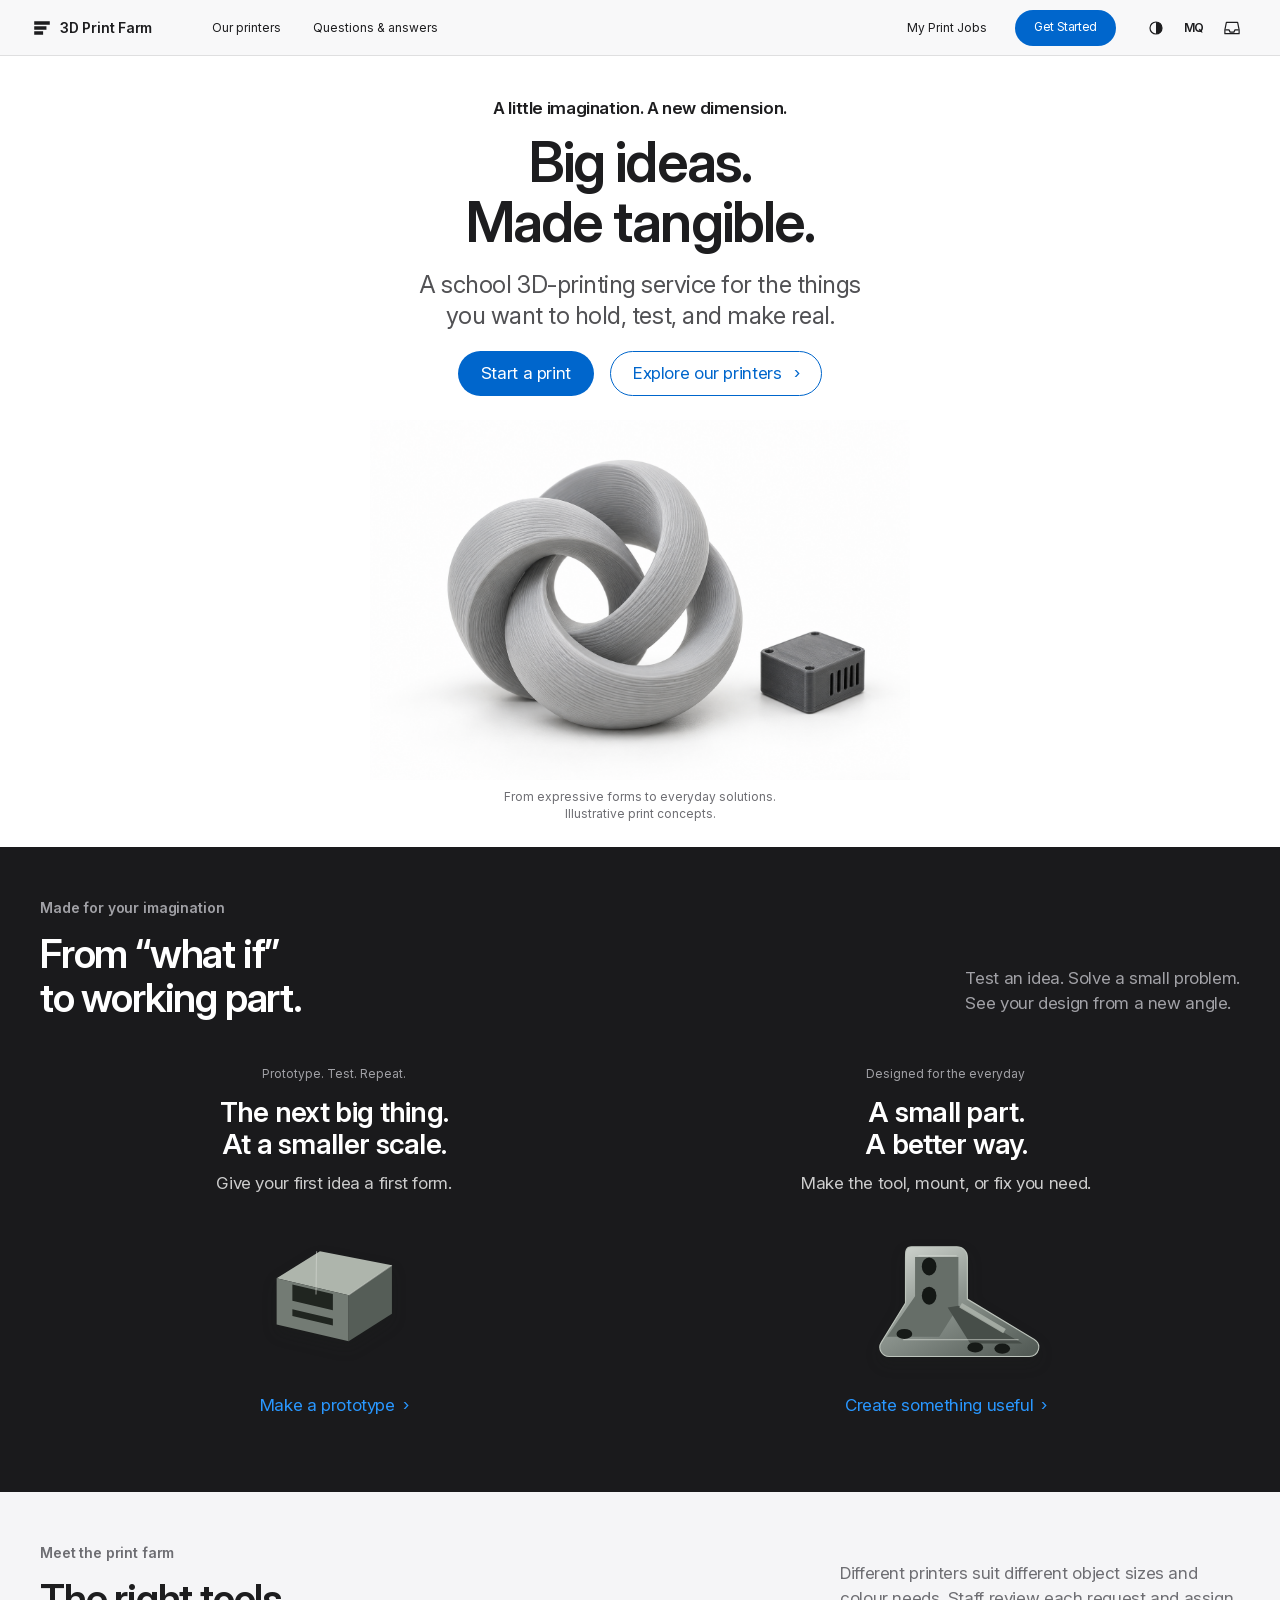
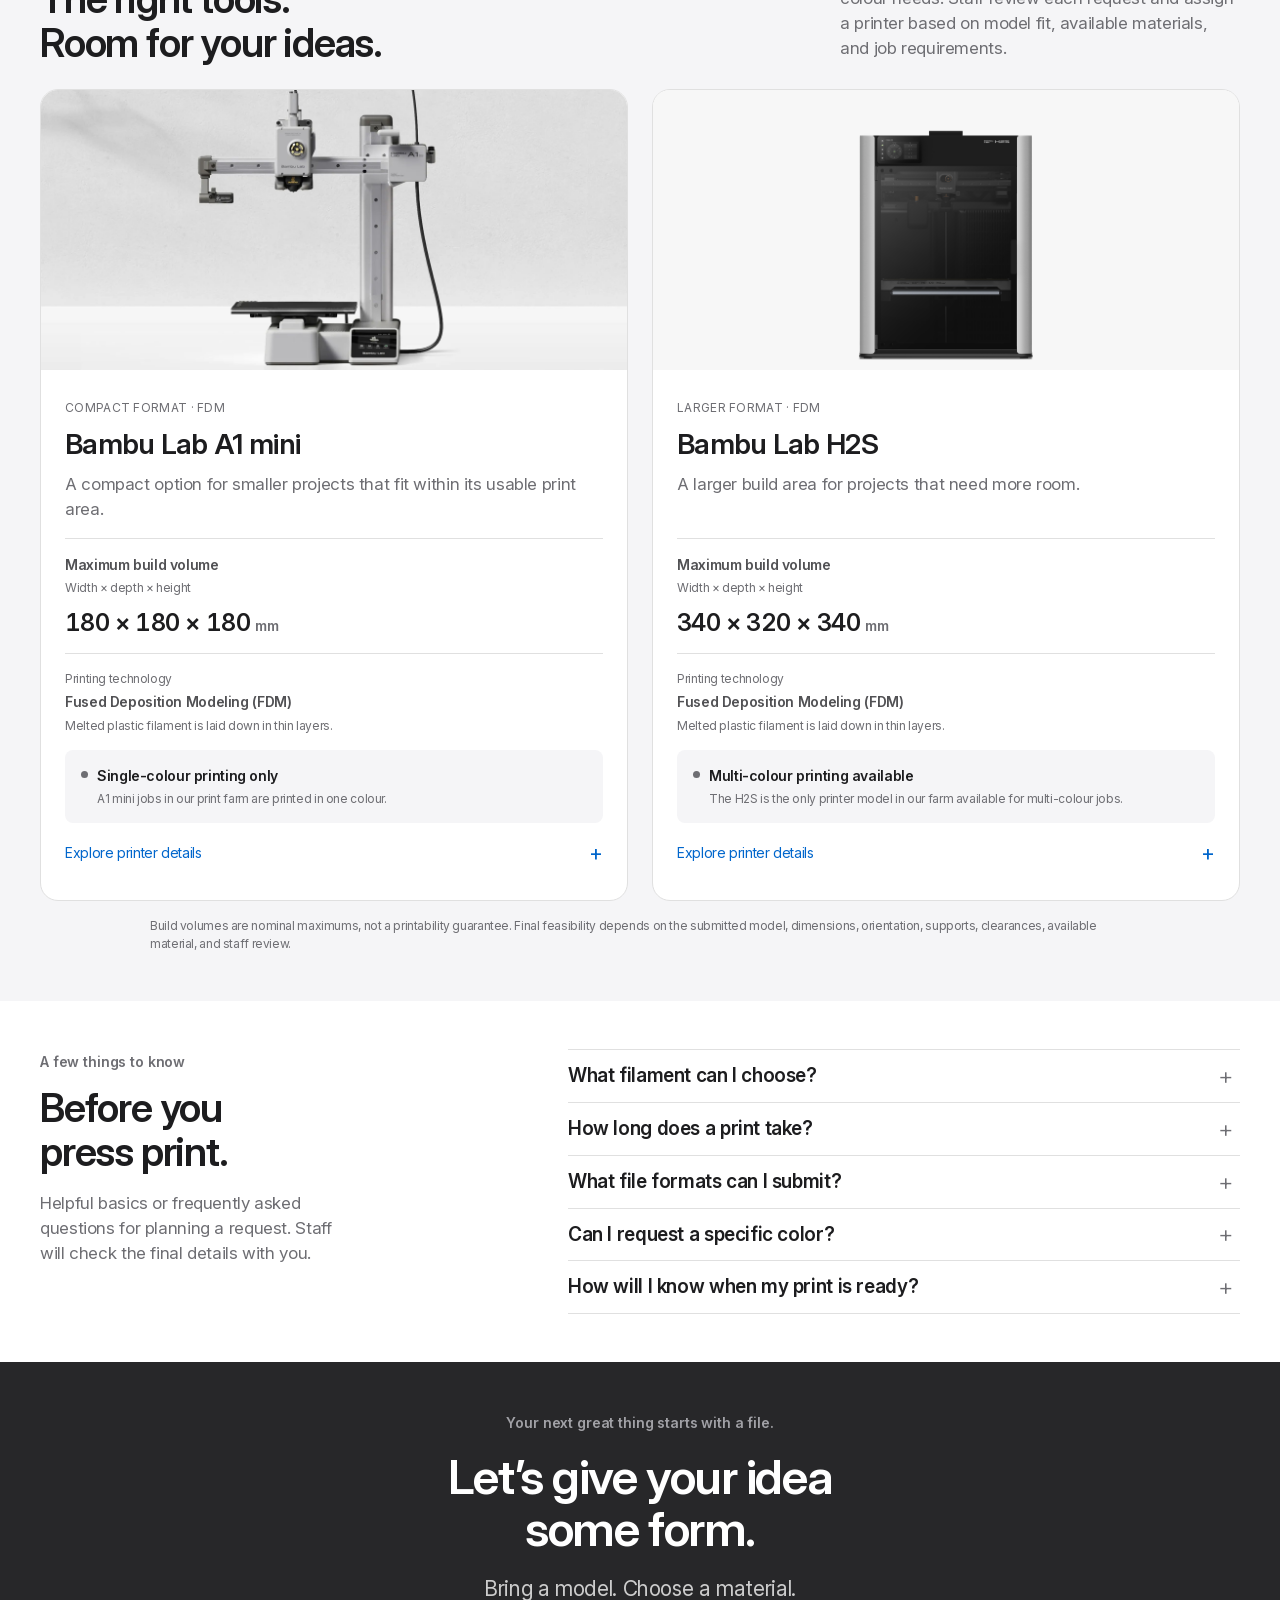
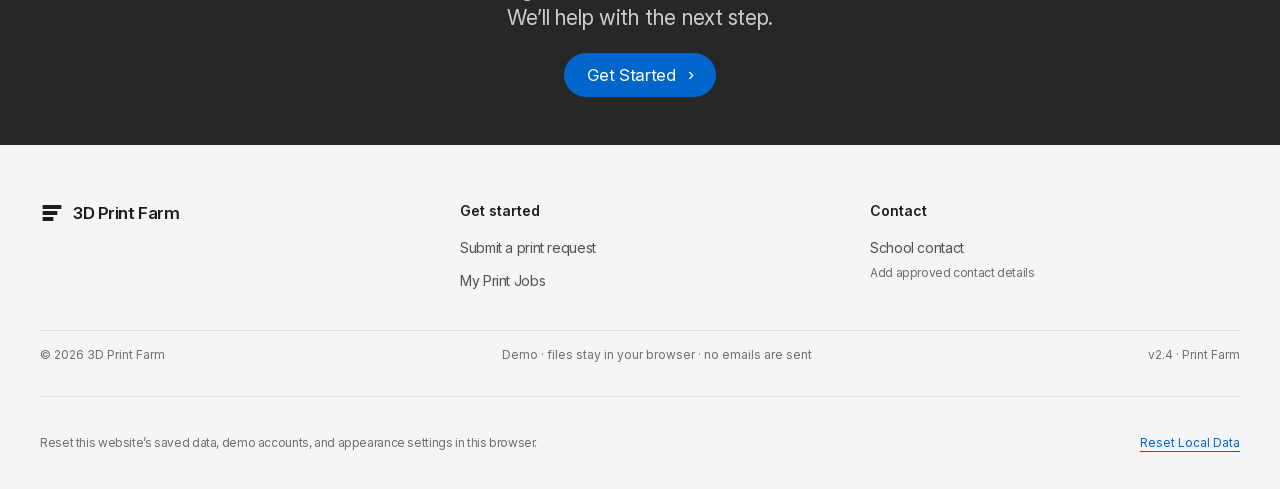
<file: index.html>
<!doctype html>
<html lang="en">
  <head>
    <meta charset="utf-8" />
    <meta name="viewport" content="width=device-width, initial-scale=1" />
    <meta name="theme-color" content="#f5f5f7" />
    <script>
      (() => {
        document.documentElement.dataset.accent = "blue";
        const themes = ["light", "dark"];
        try {
          const savedTheme = localStorage.getItem("three-d-print-farm-theme");
          document.documentElement.dataset.theme = themes.includes(savedTheme)
            ? savedTheme
            : (window.matchMedia?.("(prefers-color-scheme: light)").matches ? "light" : "dark");
          document.querySelector('meta[name="theme-color"]').content =
            document.documentElement.dataset.theme === "light" ? "#f5f5f7" : "#111112";
        } catch {
          document.documentElement.dataset.accent = "blue";
          document.documentElement.dataset.theme =
            window.matchMedia?.("(prefers-color-scheme: light)").matches ? "light" : "dark";
        }
      })();
    </script>
    <meta name="description" content="School 3D Print Farm Website — v2.4 — submit a print request, explore our printers, track projects, and manage the school print farm." />
    <meta name="version" content="v2.4" />
    <title>School 3D Print Farm Website — v2.4</title>
    <link rel="icon" type="image/svg+xml" href="./favicon.svg?v=2.2&amp;rev=4" />
    <link rel="preload" href="./assets/fonts/InterVariable.woff2?v=inter-20261030-3" as="font" type="font/woff2" crossorigin />
    <link rel="stylesheet" href="./src/fonts.css?v=inter-20261030-3" />
    <link rel="stylesheet" href="./src/styles.css?v=inter-20261030-3" />
    <link rel="stylesheet" href="./src/apple-interface.css?v=inter-20261030-3" />
    <link rel="stylesheet" href="./src/apple-public.css?v=inter-20261030-3" />
    <script type="importmap">{
  "imports": {
    "./src/apiClient.js": "./src/apiClient.js?v=inter-20261030-3",
    "./src/apiClient.js?v=2.2&rev=5": "./src/apiClient.js?v=inter-20261030-3",
    "./src/app.js": "./src/app.js?v=inter-20261030-3",
    "./src/attachments.js": "./src/attachments.js?v=inter-20261030-3",
    "./src/authService.js": "./src/authService.js?v=inter-20261030-3",
    "./src/authService.js?v=2.2&rev=5": "./src/authService.js?v=inter-20261030-3",
    "./src/authorization.js": "./src/authorization.js?v=inter-20261030-3",
    "./src/authorization.js?v=2.2&rev=5": "./src/authorization.js?v=inter-20261030-3",
    "./src/config.js": "./src/config.js?v=inter-20261030-3",
    "./src/data.js": "./src/data.js?v=inter-20261030-3",
    "./src/data.js?v=2.2&rev=5": "./src/data.js?v=inter-20261030-3",
    "./src/demo/fileStore.js": "./src/demo/fileStore.js?v=inter-20261030-3",
    "./src/demo/files.js": "./src/demo/files.js?v=inter-20261030-3",
    "./src/demo/services.js": "./src/demo/services.js?v=inter-20261030-3",
    "./src/demo/session.js": "./src/demo/session.js?v=inter-20261030-3",
    "./src/filamentColor.js": "./src/filamentColor.js?v=inter-20261030-3",
    "./src/filamentColor.js?v=2.2&rev=5": "./src/filamentColor.js?v=inter-20261030-3",
    "./src/filamentPalette.js": "./src/filamentPalette.js?v=inter-20261030-3",
    "./src/filamentPalette.js?v=2.2&rev=5": "./src/filamentPalette.js?v=inter-20261030-3",
    "./src/fileValidation.js": "./src/fileValidation.js?v=inter-20261030-3",
    "./src/filesService.js": "./src/filesService.js?v=inter-20261030-3",
    "./src/filesService.js?v=2.2&rev=5": "./src/filesService.js?v=inter-20261030-3",
    "./src/floatingControls.js": "./src/floatingControls.js?v=inter-20261030-3",
    "./src/floatingControls.js?v=2.2&rev=5": "./src/floatingControls.js?v=inter-20261030-3",
    "./src/headerSurface.js": "./src/headerSurface.js?v=inter-20261030-3",
    "./src/headerSurface.js?v=2.4&rev=4": "./src/headerSurface.js?v=inter-20261030-3",
    "./src/hoursPages.js": "./src/hoursPages.js?v=inter-20261030-3",
    "./src/hoursPages.js?v=2.2&rev=5": "./src/hoursPages.js?v=inter-20261030-3",
    "./src/httpServices.js": "./src/httpServices.js?v=inter-20261030-3",
    "./src/httpSession.js": "./src/httpSession.js?v=inter-20261030-3",
    "./src/inboxEvents.js": "./src/inboxEvents.js?v=inter-20261030-3",
    "./src/inboxEvents.js?v=2.2&rev=5": "./src/inboxEvents.js?v=inter-20261030-3",
    "./src/jobModelFiles.js": "./src/jobModelFiles.js?v=inter-20261030-3",
    "./src/jobModelFiles.js?v=2.3": "./src/jobModelFiles.js?v=inter-20261030-3",
    "./src/jobProgress.js": "./src/jobProgress.js?v=inter-20261030-3",
    "./src/jobProgress.js?v=2.2&rev=5": "./src/jobProgress.js?v=inter-20261030-3",
    "./src/jobWorkflow.js": "./src/jobWorkflow.js?v=inter-20261030-3",
    "./src/jobWorkflow.js?v=2.2&rev=5": "./src/jobWorkflow.js?v=inter-20261030-3",
    "./src/modelFilesStore.js": "./src/modelFilesStore.js?v=inter-20261030-3",
    "./src/modelFilesStore.js?v=2.3": "./src/modelFilesStore.js?v=inter-20261030-3",
    "./src/modelPreview.js": "./src/modelPreview.js?v=inter-20261030-3",
    "./src/modelPreview.js?v=2.2&rev=5": "./src/modelPreview.js?v=inter-20261030-3",
    "./src/notificationsService.js": "./src/notificationsService.js?v=inter-20261030-3",
    "./src/notificationsService.js?v=2.2&rev=5": "./src/notificationsService.js?v=inter-20261030-3",
    "./src/pageCommit.js": "./src/pageCommit.js?v=inter-20261030-3",
    "./src/pageCommit.js?v=2.2&rev=5": "./src/pageCommit.js?v=inter-20261030-3",
    "./src/pageShared.js": "./src/pageShared.js?v=inter-20261030-3",
    "./src/pageShared.js?v=2.2&rev=5": "./src/pageShared.js?v=inter-20261030-3",
    "./src/pageShared.js?v=2.4&rev=4": "./src/pageShared.js?v=inter-20261030-3",
    "./src/personalInbox.js": "./src/personalInbox.js?v=inter-20261030-3",
    "./src/personalInbox.js?v=2.2&rev=5": "./src/personalInbox.js?v=inter-20261030-3",
    "./src/publicPages.js": "./src/publicPages.js?v=inter-20261030-3",
    "./src/publicPages.js?v=2.2&rev=5": "./src/publicPages.js?v=inter-20261030-3",
    "./src/publicPages.js?v=2.4&rev=5": "./src/publicPages.js?v=inter-20261030-3",
    "./src/requestValidation.js": "./src/requestValidation.js?v=inter-20261030-3",
    "./src/requestWizard.js": "./src/requestWizard.js?v=inter-20261030-3",
    "./src/requestWizard.js?v=2.2&rev=5": "./src/requestWizard.js?v=inter-20261030-3",
    "./src/routes.js": "./src/routes.js?v=inter-20261030-3",
    "./src/serviceError.js": "./src/serviceError.js?v=inter-20261030-3",
    "./src/services.js": "./src/services.js?v=inter-20261030-3",
    "./src/services.js?v=2.2&rev=5": "./src/services.js?v=inter-20261030-3",
    "./src/sidebarSelection.js": "./src/sidebarSelection.js?v=inter-20261030-3",
    "./src/sidebarSelection.js?v=2.2&rev=5": "./src/sidebarSelection.js?v=inter-20261030-3",
    "./src/sidebarState.js": "./src/sidebarState.js?v=inter-20261030-3",
    "./src/sidebarState.js?v=2.3": "./src/sidebarState.js?v=inter-20261030-3",
    "./src/staffPages.js": "./src/staffPages.js?v=inter-20261030-3",
    "./src/staffPages.js?v=2.2&rev=5": "./src/staffPages.js?v=inter-20261030-3",
    "./src/studentPages.js": "./src/studentPages.js?v=inter-20261030-3",
    "./src/studentPages.js?v=2.2&rev=5": "./src/studentPages.js?v=inter-20261030-3",
    "./src/visualComponents.js": "./src/visualComponents.js?v=inter-20261030-3",
    "./src/visualComponents.js?v=2.2&rev=5": "./src/visualComponents.js?v=inter-20261030-3",
    "./src/wizardState.js": "./src/wizardState.js?v=inter-20261030-3",
    "three": "https://cdn.jsdelivr.net/npm/three@0.186.0/build/three.module.js",
    "three/addons/": "https://cdn.jsdelivr.net/npm/three@0.186.0/examples/jsm/"
  }
}</script>
    <script type="module" src="./src/app.js?v=inter-20261030-3"></script>
  </head>
  <body>
    <div id="app"></div>
    <div id="toast-root" aria-live="polite" aria-atomic="true"></div>
  </body>
</html>
</file>
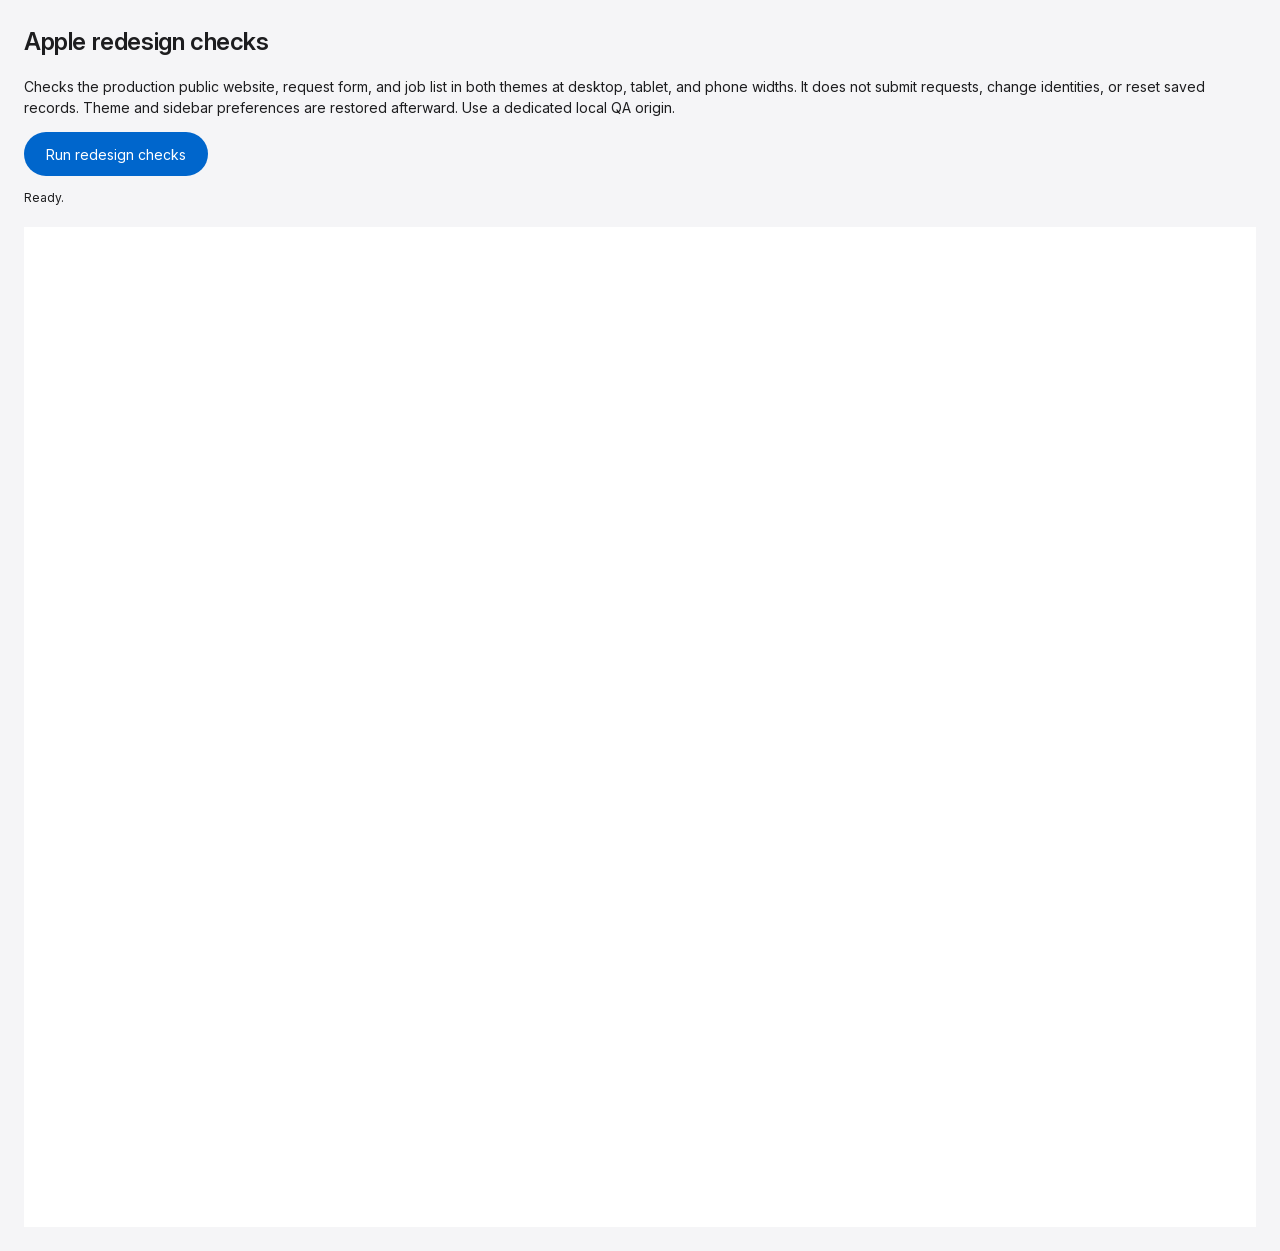
<file: tests/apple-redesign.html>
<!doctype html>
<html lang="en">
<head>
  <meta charset="utf-8" />
  <meta name="viewport" content="width=device-width, initial-scale=1" />
  <title>Apple redesign checks · v2.4</title>
  <style>@import url("../src/fonts.css");
    :root { color-scheme: light; font: 14px/1.5 "Inter", Arial, sans-serif; color: #1d1d1f; background: #f5f5f7; }
    body { margin: 24px; }
    h1 { font-size: 24px; font-weight: 600; letter-spacing: -.4px; }
    button { min-height: 44px; padding: 11px 22px; border: 0; border-radius: 9999px; color: white; background: #0066cc; font: inherit; cursor: pointer; }
    button:disabled { opacity: .5; cursor: wait; }
    pre { white-space: pre-wrap; overflow-wrap: anywhere; font: 12px/1.6 "Inter", Arial, sans-serif; }
    #viewport { overflow: auto; background: #e0e0e0; margin-top: 20px; }
    iframe { display: block; height: 1000px; width: 1440px; border: 0; background: white; }
    .failed { color: #a11; }
  </style>
</head>
<body>
  <h1>Apple redesign checks</h1>
  <p>Checks the production public website, request form, and job list in both themes at desktop, tablet, and phone widths. It does not submit requests, change identities, or reset saved records. Theme and sidebar preferences are restored afterward. Use a dedicated local QA origin.</p>
  <button id="run" type="button">Run redesign checks</button>
  <pre id="results" role="status">Ready.</pre>
  <div id="viewport"><iframe id="app-frame" title="Production website under redesign checks"></iframe></div>
  <script type="module">
    const frame = document.querySelector('#app-frame');
    const run = document.querySelector('#run');
    const results = document.querySelector('#results');
    const widths = [1440, 1024, 834, 768, 640, 390, 320];
    const preferenceKeys = ['three-d-print-farm-theme', 'three-d-print-farm-sidebar-collapsed'];
    const passed = [];
    const doc = () => frame.contentDocument;
    const win = () => frame.contentWindow;
    const style = element => win().getComputedStyle(element);
    const channels = value => value.match(/[\d.]+/g)?.map(Number) || [];
    const headerInk = header => header.dataset.surface === 'dark' ? [255, 255, 255] : [29, 29, 31];
    const readableInk = (element, header) => {
      const actual = channels(style(element).color), expected = headerInk(header);
      return actual.length >= 3 && expected.every((value, index) => Math.abs(actual[index] - value) <= 3) && (actual.length < 4 || actual[3] >= .9);
    };
    const headerInkElements = header => [...header.querySelectorAll('.brand, .brand svg, .public-nav a:not(.button), .toolbar-controls :is(.accent-picker, .role-switcher, .inbox-picker) > summary, .menu-toggle')].filter(visible);
    const surfaceColor = element => {
      for (let current = element; current; current = current.parentElement) {
        const color = style(current).backgroundColor;
        if (color !== 'rgba(0, 0, 0, 0)' && color !== 'transparent') return color;
      }
      return '';
    };
    const visible = element => Boolean(element && element.getClientRects().length && style(element).visibility !== 'hidden' && style(element).display !== 'none');
    const settle = () => new Promise(resolve => setTimeout(resolve, 350));
    const check = (condition, label) => {
      if (!condition) throw new Error(label);
      passed.push('PASS · ' + label);
      results.textContent = passed.join('\n');
    };
    async function until(predicate, label) {
      const deadline = Date.now() + 20000;
      while (Date.now() < deadline) {
        if (predicate()) return;
        await new Promise(resolve => setTimeout(resolve, 40));
      }
      throw new Error('Timed out: ' + label);
    }
    async function route(hash, selector) {
      win().location.hash = hash;
      await until(() => doc()?.querySelector(selector), hash);
      await settle();
    }
    function noOverflow(label) {
      const width = win().innerWidth;
      const overflow = doc().documentElement.scrollWidth - width;
      if (overflow > 1) {
        const offenders = [...doc().querySelectorAll('body *')].filter(visible).filter(element => {
          const box = element.getBoundingClientRect();
          return box.width && (box.left < -1 || box.right > width + 1);
        }).slice(0, 5).map(element => element.tagName.toLowerCase() + (element.className && typeof element.className === 'string' ? '.' + element.className.trim().replace(/\s+/g, '.') : ''));
        throw new Error(label + ': ' + overflow + 'px overflow; ' + offenders.join(', '));
      }
      check(true, label);
    }
    function checkHomeDesign(theme, width) {
      const prefix = theme + ' ' + width + 'px';
      const header = doc().querySelector('.public-header');
      const globalBar = header?.querySelector('.global-bar');
      check(header && globalBar && !header.querySelector('.service-nav'), prefix + ' uses one compact global navigation bar');
      const headerStyle = style(header);
      const blur = headerStyle.backdropFilter || headerStyle.webkitBackdropFilter || '';
      const reducedTransparency = win().matchMedia('(prefers-reduced-transparency: reduce), (prefers-contrast: more)').matches;
      const supportsBlur = win().CSS?.supports('backdrop-filter', 'blur(1px)') || win().CSS?.supports('-webkit-backdrop-filter', 'blur(1px)');
      const glass = channels(headerStyle.backgroundColor);
      check(header.dataset.surface === theme, prefix + ' header follows the selected hero theme');
      check(reducedTransparency || !supportsBlur || (blur.includes('blur(') && glass.length === 4 && glass[3] > 0 && glass[3] < 1), prefix + ' header uses translucent frosted glass with an accessible solid fallback');
      const barColor = channels(style(globalBar).backgroundColor);
      check(style(globalBar).backgroundColor === 'transparent' || (barColor.length === 4 && barColor[3] === 0), prefix + ' inner header row stays transparent so the frosted surface is not covered');
      check([header, globalBar].every(element => {
        const height = element.getBoundingClientRect().height;
        return height >= 55 && height <= 57;
      }), prefix + ' header and content remain in the same 56px row');
      const inkElements = headerInkElements(header);
      check(inkElements.length > 1 && inkElements.every(element => readableInk(element, header)), prefix + ' logo, navigation, and controls use readable ink over the hero');
      const logoText = header.querySelector('.brand span');
      check(logoText && parseFloat(style(logoText).fontSize) <= 14, prefix + ' logo uses the smaller header typography');
      if (width > 1068) {
        const links = [...header.querySelectorAll('.public-nav a')].filter(visible);
        check(links.length >= 3 && links.every(element => parseFloat(style(element).fontSize) <= 12), prefix + ' desktop navigation uses compact readable text');
        const accountActions = [...header.querySelectorAll('.nav-account-links a, .header-actions > .button')].filter(visible);
        check(accountActions.length >= 2 && accountActions.every((element, index) => !index || element.getBoundingClientRect().left - accountActions[index - 1].getBoundingClientRect().right >= 20), prefix + ' job links, staff link, and Get Started have comfortable spacing');
      }
      const bodyStyle = style(doc().body);
      check(bodyStyle.fontSize === '17px' && parseInt(bodyStyle.fontWeight, 10) === 400, prefix + ' body typography uses 17px regular text');
      const headline = doc().querySelector('.hero h1');
      check(headline && parseInt(style(headline).fontWeight, 10) === 600, prefix + ' hero headline uses weight 600');
      const heroAction = doc().querySelector('.hero-actions .button');
      const actionStyle = heroAction && style(heroAction);
      const actionBox = heroAction?.getBoundingClientRect();
      check(heroAction && actionStyle.backgroundColor === 'rgb(0, 102, 204)' && actionStyle.color === 'rgb(255, 255, 255)', prefix + ' primary action uses Action Blue and white');
      check(actionBox.height >= 44 && parseFloat(actionStyle.borderTopLeftRadius) >= actionBox.height / 2, prefix + ' primary action has a pill shape and 44px touch target');
      const chrome = [...doc().querySelectorAll('.public-header, .global-bar, .hero, .hero-visual, .printer-card, .site-footer, .button')];
      check(chrome.every(element => style(element).boxShadow === 'none' && style(element).backgroundImage === 'none'), prefix + ' interface surfaces and controls have no decorative gradient or shadow');
      check([...doc().querySelectorAll('.public-main > section')].every(element => parseFloat(style(element).borderTopLeftRadius) === 0), prefix + ' full-width sections keep square edges');
      const heroVisual = doc().querySelector('.hero-visual');
      const heroStyle = style(heroVisual);
      const heroOverlay = win().getComputedStyle(heroVisual, '::after');
      check(heroStyle.boxShadow === 'none' && heroStyle.transform === 'none' && heroStyle.transitionProperty === 'none' && heroStyle.cursor === 'default', prefix + ' illustrative hero image has no interactive hover treatment');
      check(heroOverlay.display === 'none' || heroOverlay.content === 'none', prefix + ' illustrative hero image has no hover overlay');
      const useSection = doc().querySelector('.use-cases');
      const useCards = [...useSection.querySelectorAll('.use-grid article')];
      check(useCards.length === 2 && surfaceColor(useSection) === 'rgb(26, 26, 28)' && useCards.every(element => surfaceColor(element) === surfaceColor(useSection)), prefix + ' both use-case panels match the darker grey section');
      const expectedPaper = theme === 'dark' ? 'rgb(0, 0, 0)' : 'rgb(255, 255, 255)';
      const expectedAlternate = theme === 'dark' ? 'rgb(22, 22, 23)' : 'rgb(245, 245, 247)';
      const expectedInk = theme === 'dark' ? 'rgb(245, 245, 247)' : 'rgb(29, 29, 31)';
      check(surfaceColor(doc().querySelector('.hero')) === expectedPaper && surfaceColor(doc().querySelector('#faq')) === expectedPaper, prefix + ' hero and FAQ use the selected page surface');
      check(surfaceColor(doc().querySelector('#printers')) === expectedAlternate && surfaceColor(doc().querySelector('.site-footer')) === expectedAlternate, prefix + ' equipment and footer use the selected alternate surface');
      check(style(doc().querySelector('.hero h1')).color === expectedInk && style(doc().querySelector('.printer-card h3')).color === expectedInk, prefix + ' headings follow the selected theme');
      const images = [...doc().querySelectorAll('img[data-theme-light][data-theme-dark]')];
      check(images.length === 3 && images.every(image => image.getAttribute('src') === (theme === 'dark' ? image.dataset.themeDark : image.dataset.themeLight)), prefix + ' hero and both printers use the selected artwork');
      const publicSections = [...doc().querySelectorAll('.public-main > section')];
      const maximumSectionPadding = width <= 640 ? 32 : 48;
      check(publicSections.every(element => parseFloat(style(element).paddingTop) <= maximumSectionPadding && parseFloat(style(element).paddingBottom) <= maximumSectionPadding), prefix + ' public sections use compact vertical spacing');
      check(useCards.every(element => parseFloat(style(element).paddingTop) <= 20 && parseFloat(style(element).paddingBottom) <= 20) && parseFloat(style(doc().querySelector('.use-grid')).columnGap) <= 24, prefix + ' use-case panels keep compact insets and gutters');
      const faqRows = [...doc().querySelectorAll('.faq-list summary')];
      check(faqRows.every(element => { const height = element.getBoundingClientRect().height; return height >= 44 && (width <= 640 || height <= 64); }), prefix + ' FAQ rows stay compact while retaining touch targets');
      noOverflow(prefix + ' public home fits the viewport');
    }
    async function checkScrolledSurface(theme, width, selector, expected, label) {
      const header = doc().querySelector('.public-header');
      const target = doc().querySelector(selector);
      target.scrollIntoView({ block: 'start', behavior: 'instant' });
      win().scrollBy({ top: header.getBoundingClientRect().height + 40, behavior: 'instant' });
      await until(() => {
        const box = target.getBoundingClientRect(), midpoint = header.getBoundingClientRect().height / 2;
        return box.top <= midpoint && box.bottom > midpoint && header.dataset.surface === expected;
      }, theme + ' ' + width + 'px ' + label + ' reaches the frosted header');
      await settle();
      if (selector === '#printers') {
        await until(() => [...target.querySelectorAll('img')].every(image => image.complete && image.naturalWidth > 0), theme + ' equipment artwork loads');
        check(true, theme + ' ' + width + 'px equipment artwork decodes successfully');
      }
      check(header.dataset.surface === expected && headerInkElements(header).every(element => readableInk(element, header)), theme + ' ' + width + 'px header uses ' + (expected === 'dark' ? 'white' : 'dark') + ' text over ' + label);
      const primaryActions = [...header.querySelectorAll('a.button-lime')].filter(visible);
      check(primaryActions.every(element => style(element).color === 'rgb(255, 255, 255)' && style(element).backgroundColor === 'rgb(0, 102, 204)'), theme + ' ' + width + 'px blue header actions keep white text over ' + label);
    }
    async function checkStickyHeader(theme, width) {
      const prefix = theme + ' ' + width + 'px';
      const anchors = () => {
        const header = doc().querySelector('.public-header');
        const top = header.getBoundingClientRect().top;
        return [...header.querySelectorAll('.brand, .public-nav a, .header-actions > .button, .toolbar-controls > .appearance-controls summary, .toolbar-controls > .role-switcher > summary, .toolbar-controls > .inbox-picker > summary, .menu-toggle')].filter(visible).map(element => {
          const box = element.getBoundingClientRect();
          return { center: (box.top + box.bottom) / 2 - top, top: box.top - top, bottom: box.bottom - top };
        });
      };
      const before = anchors();
      await checkScrolledSurface(theme, width, '.use-cases', 'dark', 'the darker use-case section');
      await checkMenu(theme, width, 'over dark content');
      await checkScrolledSurface(theme, width, '#printers', theme, 'the themed printer section');
      await checkScrolledSurface(theme, width, '#faq', theme, 'the themed FAQ section');
      const header = doc().querySelector('.public-header');
      const headerBox = header.getBoundingClientRect();
      const barBox = header.querySelector('.global-bar').getBoundingClientRect();
      const after = anchors();
      check(Math.abs(headerBox.top) < 1 && Math.abs(barBox.top - headerBox.top) < 1 && Math.abs(barBox.bottom - headerBox.bottom) <= 1.1, prefix + ' frosted header surface stays attached to its content while scrolling');
      check(after.length === before.length && after.every((box, index) => Math.abs(box.center - before[index].center) < 1 && box.top >= -1 && box.bottom <= 57), prefix + ' header text and controls keep their alignment above dark and light content');
      const useSection = doc().querySelector('.use-cases');
      const useTop = useSection.getBoundingClientRect().top + win().scrollY;
      const headerHeight = header.getBoundingClientRect().height;
      const scrollBoundary = async (top, expected, label) => {
        win().scrollTo({ top, behavior: 'instant' });
        await until(() => header.dataset.surface === expected && Math.abs(win().scrollY - top) < 2, prefix + ' ' + label);
        await settle();
        check(headerInkElements(header).every(element => readableInk(element, header)), prefix + ' ' + label);
      };
      await scrollBoundary(useTop - headerHeight - 16, theme, 'scrolling upward restores the hero navigation contrast');
      await scrollBoundary(useTop + 16, 'dark', 'scrolling downward switches to white text after entering the dark section');
      await scrollBoundary(useTop - headerHeight - 16, theme, 'scrolling back upward restores the hero glass treatment');
      const originalHeight = frame.style.height;
      const finalTile = doc().querySelector('.final-cta'), footer = doc().querySelector('.site-footer');
      frame.style.height = Math.max(240, Math.min(500, Math.floor(finalTile.getBoundingClientRect().height + footer.getBoundingClientRect().height - headerHeight - 48))) + 'px';
      await settle();
      await checkScrolledSurface(theme, width, '.final-cta', 'dark', 'the final dark call to action');
      frame.style.height = originalHeight;
      await settle();
      await checkScrolledSurface(theme, width, '.hero', theme, 'the themed hero when scrolling back up');
    }
    async function checkMenu(theme, width, surfaceLabel = 'over light content') {
      const toggle = doc().querySelector('[data-action="menu-toggle"]');
      if (!visible(toggle)) return;
      check(toggle.getBoundingClientRect().height >= 44 && toggle.getBoundingClientRect().width >= 44, theme + ' ' + width + 'px mobile navigation has a 44px touch target');
      toggle.focus();
      toggle.click();
      await until(() => doc().querySelector('[data-action="menu-toggle"]')?.getAttribute('aria-expanded') === 'true', 'navigation opens');
      check(doc().activeElement === toggle && toggle.isConnected, theme + ' ' + width + 'px opening navigation preserves keyboard focus');
      const navId = doc().querySelector('[data-action="menu-toggle"]').getAttribute('aria-controls');
      const navigation = doc().getElementById(navId);
      check(visible(navigation) && [...navigation.querySelectorAll('a')].some(visible), theme + ' ' + width + 'px mobile navigation opens with reachable links');
      const header = doc().querySelector('.public-header');
      check([...navigation.querySelectorAll('a:not(.button)')].filter(visible).every(element => readableInk(element, header)), theme + ' ' + width + 'px drawer links adapt their contrast ' + surfaceLabel);
      if (width <= 640) check(visible(navigation.querySelector('.mobile-start-link')), theme + ' ' + width + 'px Get Started remains available in the navigation drawer');
      noOverflow(theme + ' ' + width + 'px open mobile navigation fits the viewport');
      doc().querySelector('[data-action="menu-toggle"]').click();
      await until(() => doc().querySelector('[data-action="menu-toggle"]')?.getAttribute('aria-expanded') === 'false', 'navigation closes');
      check(true, theme + ' ' + width + 'px mobile navigation closes');
      toggle.click();
      toggle.dispatchEvent(new (win().KeyboardEvent)('keydown', { key: 'Escape', bubbles: true }));
      check(toggle.getAttribute('aria-expanded') === 'false' && doc().activeElement === toggle, theme + ' ' + width + 'px Escape closes navigation and returns focus');
    }
    run.addEventListener('click', async () => {
      run.disabled = true;
      passed.length = 0;
      results.className = '';
      results.textContent = 'Loading production website…';
      const backup = new Map(preferenceKeys.map(key => [key, localStorage.getItem(key)]));
      try {
        frame.style.width = '1440px';
        frame.src = '../index.html#/';
        await until(() => doc()?.querySelector('.hero h1'), 'public website');
        const printerSection = doc().querySelector('#printers');
        check(printerSection?.textContent.includes('A1 mini') && printerSection.textContent.includes('H2S'), 'Equipment information retains both printer models');
        check(printerSection.textContent.includes('180 × 180 × 180') && printerSection.textContent.includes('340 × 320 × 340'), 'Equipment information retains the nominal build dimensions');
        for (const image of printerSection.querySelectorAll('img')) {
          image.scrollIntoView({ block: 'center' });
          await until(() => image.complete, 'equipment photograph');
        }
        check([...printerSection.querySelectorAll('img')].every(image => image.alt.trim() && image.complete && image.naturalWidth > 0), 'Equipment photography loads and has alternative text');
        const equipmentDetails = [...printerSection.querySelectorAll('details')];
        for (const details of equipmentDetails) {
          details.querySelector('summary').click();
          check(details.open && details.textContent.includes('guidance'), 'Equipment disclosure opens with practical guidance');
          details.querySelector('summary').click();
        }
        const faq = doc().querySelector('#faq');
        check(faq && faq.querySelectorAll('details').length >= 4, 'FAQ keeps accessible native disclosure controls');
        const fileFaq = [...faq.querySelectorAll('details')].find(details => /file formats/i.test(details.querySelector('summary')?.textContent || ''));
        check(fileFaq && /STL/.test(fileFaq.textContent) && /3MF/.test(fileFaq.textContent) && /OBJ/.test(fileFaq.textContent), 'FAQ retains supported model formats');
        fileFaq.querySelector('summary').click();
        check(fileFaq.open, 'FAQ answers can be opened');
        fileFaq.querySelector('summary').click();
        await route('#/', '.hero h1');
        doc().querySelector('.skip-link').click();
        check(doc().activeElement === doc().querySelector('main'), 'Skip to content moves keyboard focus to the page');
        for (const section of ['printers', 'faq']) {
          doc().querySelector('a[href="#/' + section + '"]').click();
          await until(() => {
            const top = doc().querySelector('#' + section)?.getBoundingClientRect().top;
            return top >= 56 && top <= 80;
          }, 'navigation scrolls to ' + section);
          check(true, 'Public navigation opens ' + section + ' below the sticky navigation');
        }
        await route('#/', '.hero h1');
        await until(() => win().scrollY === 0, 'return to homepage top');
        check(true, 'Home navigation returns to the top after opening a section');
        for (const theme of ['light', 'dark']) {
          doc().querySelector('.appearance-controls summary').click();
          doc().querySelector('[data-action="set-theme"][data-theme="' + theme + '"]').click();
          doc().querySelector('.appearance-controls summary').click();
          check(doc().documentElement.dataset.theme === theme && localStorage.getItem('three-d-print-farm-theme') === theme, theme + ' appearance control applies and saves the selected theme');
          await new Promise(resolve => {
            frame.addEventListener('load', resolve, { once: true });
            frame.src = '../index.html?appearance-check=' + theme + '#/';
          });
          await until(() => doc()?.querySelector('.hero h1') && doc().querySelector('.public-header')?.dataset.surface === theme, theme + ' saved appearance after reload');
          await settle();
          checkHomeDesign(theme, parseFloat(frame.style.width));
          check(true, theme + ' saved theme and artwork survive a full reload');
          for (const width of widths) {
            frame.style.width = width + 'px';
            await route('#/', '.hero h1');
            await until(() => doc().querySelector('.public-header')?.dataset.surface === theme, theme + ' ' + width + 'px themed hero surface');
            await settle();
            checkHomeDesign(theme, width);
            await checkMenu(theme, width);
            await checkStickyHeader(theme, width);
            await route('#/get-started', '#model-file');
            noOverflow(theme + ' ' + width + 'px request form fits the viewport');
            await route('#/my-jobs', '.page-title-row');
            noOverflow(theme + ' ' + width + 'px personal job list fits the viewport');
          }
        }
        results.textContent = passed.length + ' redesign checks passed\n' + passed.join('\n');
      } catch (error) {
        results.className = 'failed';
        results.textContent = passed.join('\n') + '\nFAIL · ' + error.message;
        console.error(error);
      } finally {
        frame.src = 'about:blank';
        for (const [key, value] of backup) {
          if (value === null) localStorage.removeItem(key);
          else localStorage.setItem(key, value);
        }
        frame.style.width = '100%';
        frame.style.height = '1000px';
        run.disabled = false;
      }
    });
  </script>
</body>
</html>
</file>
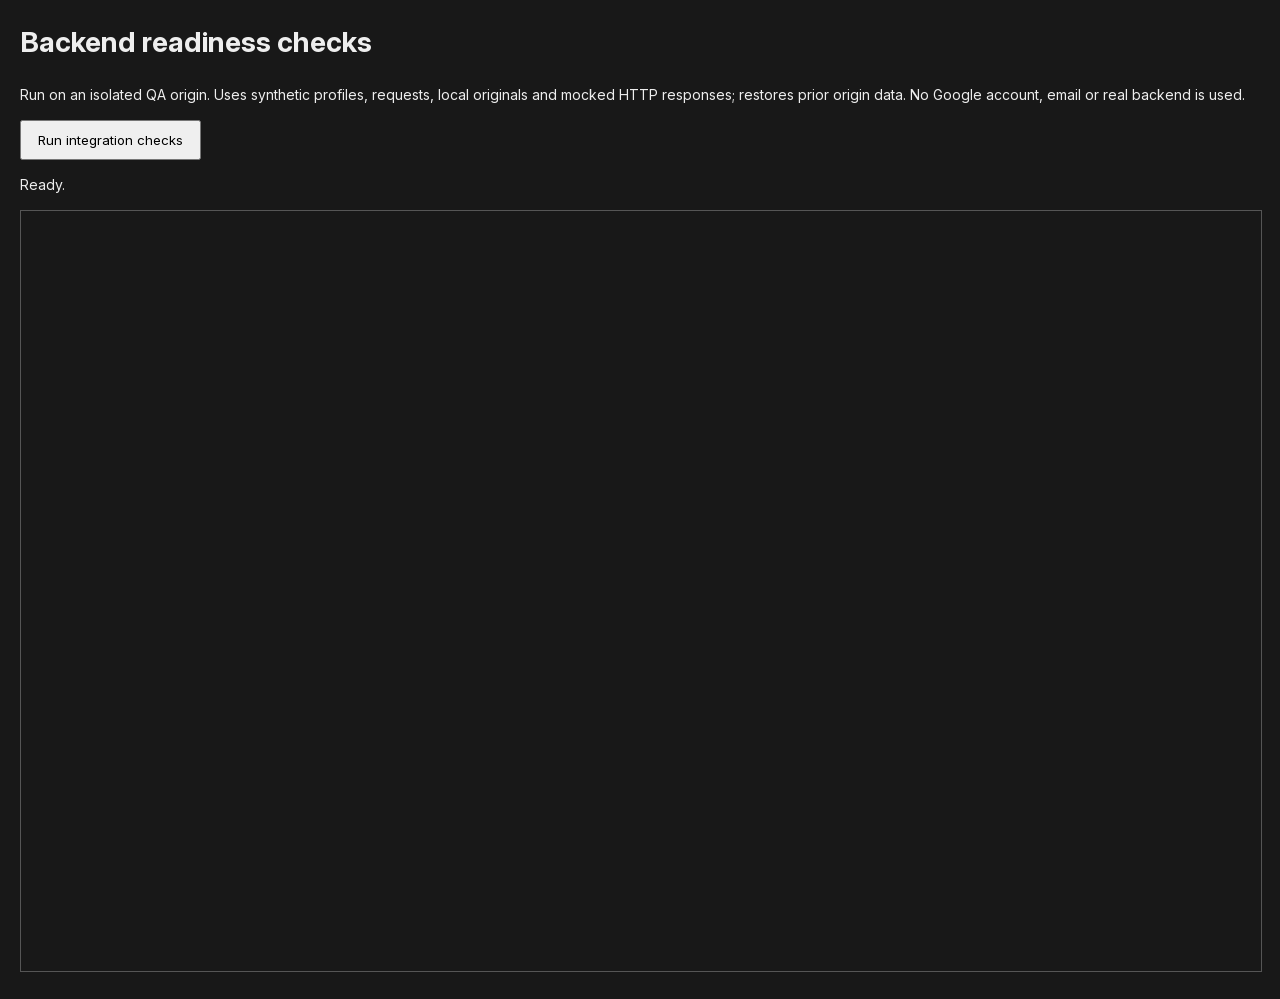
<file: tests/backend-readiness.html>
<!doctype html><html lang="en"><meta charset="utf-8"><meta name="viewport" content="width=device-width,initial-scale=1"><title>Backend readiness regression checks</title><style>@import url("../src/fonts.css");body{font:14px/1.6 "Inter", Arial, sans-serif;background:#181818;color:#eee;margin:20px}button{padding:10px 16px;cursor:pointer}pre{white-space:pre-wrap}iframe{width:100%;height:760px;border:1px solid #555}</style><h1>Backend readiness checks</h1><p>Run on an isolated QA origin. Uses synthetic profiles, requests, local originals and mocked HTTP responses; restores prior origin data. No Google account, email or real backend is used.</p><button id="run">Run integration checks</button><pre id="result" role="status">Ready.</pre><iframe id="frame" title="Production frontend integration check"></iframe><script type="module">
import {jobsService,inventoryService} from '../src/services.js?v=2.2&rev=5';
import {authService} from '../src/authService.js?v=2.2&rev=5';
import {modelFilesStore} from '../src/modelFilesStore.js?v=2.3';
const frame=document.querySelector('#frame'), result=document.querySelector('#result'), run=document.querySelector('#run');
const key='three-d-print-farm-demo-v3', prefix='three-d-print-farm-';
const doc=()=>frame.contentDocument, win=()=>frame.contentWindow;
const wait=async(predicate,label)=>{const deadline=Date.now()+15000;while(Date.now()<deadline){if(predicate())return;await new Promise(r=>setTimeout(r,35));}throw Error('Timed out: '+label+' · '+doc()?.body.textContent.slice(-400));};
run.onclick=async()=>{
 run.disabled=true; const passed=[],savedFiles=[];
 const backup=Object.fromEntries(Object.keys(localStorage).filter(k=>k.startsWith(prefix)).map(k=>[k,localStorage.getItem(k)]));
 const check=(value,label)=>{if(!value)throw Error(label);passed.push('PASS · '+label);result.textContent=passed.join('\n');};
 const restore=()=>{for(const k of Object.keys(localStorage).filter(k=>k.startsWith(prefix)))if(!(k in backup))localStorage.removeItem(k);for(const[k,v]of Object.entries(backup))localStorage.setItem(k,v);};
 try{
 await document.fonts.ready; check(document.fonts.check('16px "Inter"') && getComputedStyle(document.body).fontFamily.includes("Inter"),"Self-hosted Inter loads for the page font");
 for(const k of Object.keys(localStorage).filter(k=>k.startsWith(prefix)))localStorage.removeItem(k);
 localStorage.setItem(key,JSON.stringify({jobs:[],notifications:[],inventory:[{id:'qa-original',material:'PLA',color:'QA Gray',hexColor:'#808080',available:true,lowStock:false}],contributions:[],hours:{transactions:[],requests:[]}}));
 authService.switchRole('demo-person-01');
 const file=new File([await(await fetch('./fixtures/test-part.stl')).arrayBuffer()],'QA original.stl');
 const request={submissionKey:crypto.randomUUID(),projectName:'QA retained original',inventoryId:'qa-original',material:'PLA',color:'QA Gray',modelFiles:[file],file:{name:file.name,sizeBytes:file.size}};
 const job=await jobsService.createJob(request);savedFiles.push(...job.attachments.map(a=>a.id));
 const original=await modelFilesStore.get(savedFiles[0]);check(await original.text()===await file.text(),'New file request retains its original bytes');
 check((await jobsService.createJob(request)).id===job.id,'Retried creation returns the same job');
 const changed=new File([new Uint8Array(file.size).fill(32)],file.name);let changedRefused=false;try{await jobsService.createJob({...request,modelFiles:[changed]});}catch(error){changedRefused=error.code==='conflict';}check(changedRefused,'Creation keys reject different original bytes with the same filename and size');
 let refused=false;try{await jobsService.createJob({...request,submissionKey:crypto.randomUUID(),modelFiles:[]});}catch{refused=true;}check(refused,'Filename-only creation is rejected at the service boundary');
 authService.switchRole('demo-person-04');await jobsService.reviewRequest(job.id,'rejected','QA reason: revise the part');authService.switchRole('demo-person-01');
 frame.src='../index.html#/my-jobs/'+job.id;await wait(()=>doc()?.querySelector('.submitter-detail'),'own detail');
 check(Boolean(doc().querySelector('.inbox-picker')),'Level 1 has a personal inbox');
 doc().querySelector('.inbox-picker > summary').click();await wait(()=>doc().querySelector('.inbox-entry'),'rejection entry');doc().querySelector('.inbox-entry').click();await wait(()=>doc().querySelector('.inbox-detail-actions a'),'request action');
 check(doc().querySelector('.inbox-detail-actions a').getAttribute('href').startsWith('#/my-jobs/'),'Level 1 rejection links to its accessible request');
 check(!doc().querySelector('.inbox-detail-actions [data-action="approve-job"]'),'Level 1 gets no staff approval action');
 win().location.hash='#/get-started';await wait(()=>doc().querySelector('#model-link-url'),'wizard');
 doc().querySelector('#model-link-url').value='javascript:alert(1)';doc().querySelector('#model-link-url').dispatchEvent(new (win().Event)('input',{bubbles:true}));doc().querySelector('[data-action="wizard-next"]').click();await wait(()=>doc().querySelector('#toast-root').textContent.includes('HTTPS'),'URL validation feedback');check(!doc().querySelector('.filament-palette'),'Wizard rejects unsupported URL protocols');
 doc().querySelector('#model-link-url').value='https://example.com/unfinished.stl';doc().querySelector('#model-link-url').dispatchEvent(new (win().Event)('input',{bubbles:true}));doc().querySelector('[data-action="save-draft"]').click();await wait(()=>Boolean(localStorage.getItem('three-d-print-farm-draft-v2:demo-person-01')),'owner draft');
 const transfer=new (win().DataTransfer)();transfer.items.add(new (win().File)([await file.arrayBuffer()],'QA selected.stl'));const input=doc().querySelector('#model-file');input.files=transfer.files;input.dispatchEvent(new (win().Event)('change',{bubbles:true}));
 authService.switchRole('demo-person-02');win().dispatchEvent(new (win().StorageEvent)('storage',{key:'three-d-print-farm-demo-role',newValue:'demo-person-02'}));await wait(()=>doc().querySelector('.role-switcher > summary')?.getAttribute('aria-label').includes('Leddy'),'identity switch');
 await wait(()=>doc().querySelector('#model-link-url')?.value==='','clean wizard');check(!doc().querySelector('.selected-file')&&!doc().querySelector('#model-preview canvas'),'Identity switch clears selected files, preview and unfinished fields');
 authService.switchRole('demo-person-01');win().dispatchEvent(new (win().StorageEvent)('storage',{key:'three-d-print-farm-demo-role',newValue:'demo-person-01'}));await wait(()=>doc().querySelector('#model-link-url')?.value==='https://example.com/unfinished.stl','restore owned draft');check(true,'Returning owner restores only its own draft, without selected files');
 const archive=JSON.parse(localStorage.getItem(key));archive.jobs.push(...Array.from({length:45},(_,n)=>({...archive.jobs[0],id:'QA-old-'+n,projectName:'Historical '+n,status:'COLLECTED',initialApproval:{legacy:true},submittedAt:new Date(2020,0,n+1).toISOString()})));localStorage.setItem(key,JSON.stringify(archive));
 authService.switchRole('demo-person-04');win().dispatchEvent(new (win().StorageEvent)('storage',{key:'three-d-print-farm-demo-role',newValue:'demo-person-04'}));win().location.hash='#/staff/jobs';await wait(()=>doc().querySelector('[data-form="staff-jobs-filter"]'),'complete job list');check(doc().querySelector('h1').textContent==='All jobs','Staff can reach complete job search, filters and pagination');
 check(doc().querySelectorAll('tbody tr').length===20,'Complete staff list renders a bounded first page of older records');doc().querySelector('.jobs-pagination a').click();await wait(()=>doc().querySelector('p[role="status"]')?.textContent.includes('Page 2'),'older page');check(doc().querySelectorAll('tbody tr').length===20,'Older records remain discoverable on the next page');
 const search=doc().querySelector('[name="search"]');search.value='Historical 44';search.dispatchEvent(new (win().Event)('input',{bubbles:true}));doc().querySelector('[data-form="staff-jobs-filter"]').requestSubmit();await wait(()=>doc().querySelector('p[role="status"]')?.textContent.includes('1 matching jobs'),'archive search');check(doc().querySelector('tbody').textContent.includes('Historical 44'),'Search finds a historical job beyond the recent list');
 for(const width of [1440,768,390,320]){frame.style.width=width+'px';await new Promise(r=>setTimeout(r,80));check(doc().documentElement.scrollWidth<=win().innerWidth+1,'New job list and filters fit at '+width+'px');}frame.style.width='100%';

 win().location.hash='#/section/%E0%A4%A';await wait(()=>doc().querySelector('h1')?.textContent==='Page not found','malformed route');check(true,'Malformed route displays a safe not-found page');
 const broken=JSON.parse(localStorage.getItem(key));broken.jobs.push({id:'QA-invalid-record'});const raw=JSON.stringify(broken);localStorage.setItem(key,raw);win().location.hash='#/my-jobs';await wait(()=>doc().querySelector('.storage-recovery'),'recovery notice');check(localStorage.getItem(key)===raw,'Invalid record leaves saved bytes unchanged and shows recovery/export action');
 // Exercise actual API-mode page behavior with mocked fetch, before the app modules load.
 frame.src='about:blank';await wait(()=>!doc()?.querySelector('#app'),'unmount demo');
 const html=await(await fetch('../index.html')).text();
 const mock=`<script>window.PRINT_FARM_CONFIG={MODE:'api',API_BASE_URL:'${location.origin}/api/v1',POLL_INTERVAL_MS:60000};window.qaResponse='loading';window.fetch=async function(url){const path=new URL(url,location.href).pathname;if(path.endsWith('/session')){if(window.qaResponse==='loading')await new Promise(r=>setTimeout(r,100));if(window.qaResponse==='offline')throw Error('QA offline');return new Response(JSON.stringify({data:window.qaResponse==='signed-out'?{status:'signed-out'}:{status:'signed-in',user:{id:'qa-api-user',name:'QA API user',email:'qa-api@example.com',roleId:'regular_teacher'},permissions:['print_request.create','my_jobs.view'],csrfToken:'QA-memory-CSRF'}}),{headers:{'Content-Type':'application/json'}});}if(window.qaResponse==='offline')throw Error('QA offline');return new Response(JSON.stringify({data:path.endsWith('/draft')?null:{items:[],total:0,page:1,pageSize:100}}),{headers:{'Content-Type':'application/json'}});};<\/script>`;
 frame.srcdoc=html.replace('<head>','<head><base href="'+new URL('../',location.href).href+'">'+mock);await wait(()=>doc()?.querySelector('h1')?.textContent==='Loading session…','API session loading');check(true,'API mode displays a loading session state');
 await wait(()=>doc().querySelector('.session-account')?.textContent.includes('QA API user'),'mock API session');check(!doc().querySelector('.role-switcher')&&!doc().querySelector('[data-form="create-demo-account"]'),'API mode exposes backend session details and no demo role/account selector');
 win().qaResponse='offline';win().location.hash='#/my-jobs';await wait(()=>doc().querySelector('h1')?.textContent==='Page unavailable','API network error');check(!doc().querySelector('.request-row'),'API failure shows an error and never demo records');
 frame.srcdoc=html.replace('<head>','<head><base href="'+new URL('../',location.href).href+'">'+mock.replace("window.qaResponse='loading'","window.qaResponse='signed-out'"));await wait(()=>doc()?.querySelector('h1')?.textContent==='Signed out','signed-out API');check(!doc().querySelector('[data-action="switch-role"]'),'Signed-out API has a clear session state without a functional-looking Google button');
 result.textContent=passed.join('\n')+'\n\nALL '+passed.length+' CHECKS PASSED';
 }catch(error){result.textContent=passed.join('\n')+'\nFAIL · '+error.message;}
 finally{frame.removeAttribute('srcdoc');frame.src='about:blank';await modelFilesStore.remove(savedFiles);restore();run.disabled=false;}
};
</script></html>
</file>
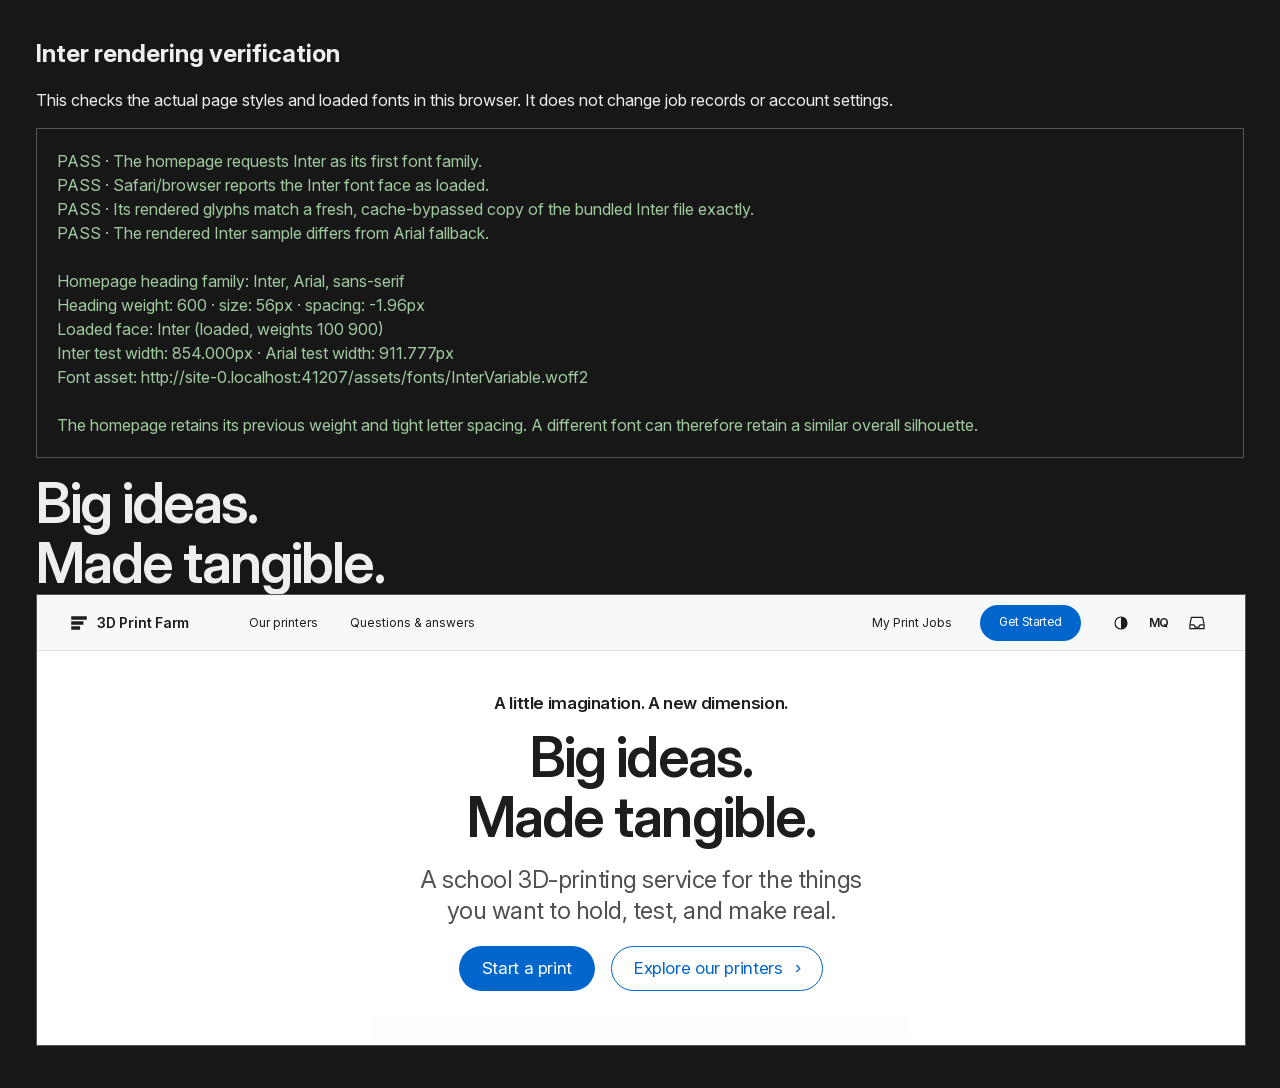
<file: tests/font-check.html>
<!doctype html><html lang="en"><head><meta charset="utf-8"><meta name="viewport" content="width=device-width,initial-scale=1"><title>Inter rendering verification · 3D Print Farm</title><link rel="stylesheet" href="../src/fonts.css?v=inter-4.1-render-check"><style>body{font:16px/1.5 "Inter",Arial,sans-serif;margin:36px;background:#171717;color:#eee}h1{font-size:24px}#sample{font-size:56px;font-weight:600;letter-spacing:-.035em;line-height:1.07}pre{white-space:pre-wrap;font-family:inherit;padding:20px;border:1px solid #555}iframe{width:100%;height:450px;border:1px solid #555}.pass{color:#9fca9e}</style></head><body><h1>Inter rendering verification</h1><p>This checks the actual page styles and loaded fonts in this browser. It does not change job records or account settings.</p><pre id="result" role="status">Checking…</pre><div id="sample">Big ideas.<br>Made tangible.</div><iframe title="Current homepage font check" src="../index.html?font-render-check=inter-4.1#/"></iframe><script type="module">
const result=document.querySelector('#result'),frame=document.querySelector('iframe');
const wait=async predicate=>{const end=Date.now()+15000;while(Date.now()<end){if(predicate())return;await new Promise(r=>setTimeout(r,40));}throw Error('The homepage did not finish loading.');};
try{
 await wait(()=>frame.contentDocument?.querySelector('.hero h1'));
 const page=frame.contentDocument,heading=page.querySelector('.hero h1'),style=frame.contentWindow.getComputedStyle(heading);
 const faces=await page.fonts.load(`${style.fontWeight} ${style.fontSize} "Inter"`);await page.fonts.ready;
 if(!style.fontFamily.split(',')[0].replaceAll('"','').trim().startsWith('Inter'))throw Error('The homepage is requesting '+style.fontFamily);
 if(!faces.length||faces.some(face=>face.status!=='loaded'))throw Error('Inter is declared but the browser did not load its font face.');
 const fresh=new FontFace('FreshInterProof','url("../assets/fonts/InterVariable.woff2?v=inter-4.1-render-proof")',{weight:'100 900',style:'normal'});await fresh.load();page.fonts.add(fresh);
 const raster=family=>{const canvas=page.createElement('canvas');canvas.width=1200;canvas.height=180;const ctx=canvas.getContext('2d');ctx.font=`600 56px "${family}"`;ctx.fillStyle='white';ctx.fillText('Big ideas. Made tangible. aAgG1l0',10,90);return{width:ctx.measureText('Big ideas. Made tangible. aAgG1l0').width,image:canvas.toDataURL()};};
 const current=raster('Inter'),proof=raster('FreshInterProof'),fallback=raster('Arial');
 if(current.image!==proof.image)throw Error('The cached Inter face differs from the freshly fetched official font file.');
 if(current.image===fallback.image)throw Error('The Inter sample rendered identically to the Arial fallback.');
 const rows=[
 'PASS · The homepage requests Inter as its first font family.',
 'PASS · Safari/browser reports the Inter font face as loaded.',
 'PASS · Its rendered glyphs match a fresh, cache-bypassed copy of the bundled Inter file exactly.',
 'PASS · The rendered Inter sample differs from Arial fallback.',
 '',
 'Homepage heading family: '+style.fontFamily,
 'Heading weight: '+style.fontWeight+' · size: '+style.fontSize+' · spacing: '+style.letterSpacing,
 'Loaded face: '+faces.map(face=>face.family+' ('+face.status+', weights '+face.weight+')').join(', '),
 'Inter test width: '+current.width.toFixed(3)+'px · Arial test width: '+fallback.width.toFixed(3)+'px',
 'Font asset: '+new URL('../assets/fonts/InterVariable.woff2',location.href).href,
 '',
 'The homepage retains its previous weight and tight letter spacing. A different font can therefore retain a similar overall silhouette.'
 ];result.textContent=rows.join('\n');result.className='pass';
}catch(error){result.textContent='FAIL · '+error.message;}
</script></body></html>
</file>
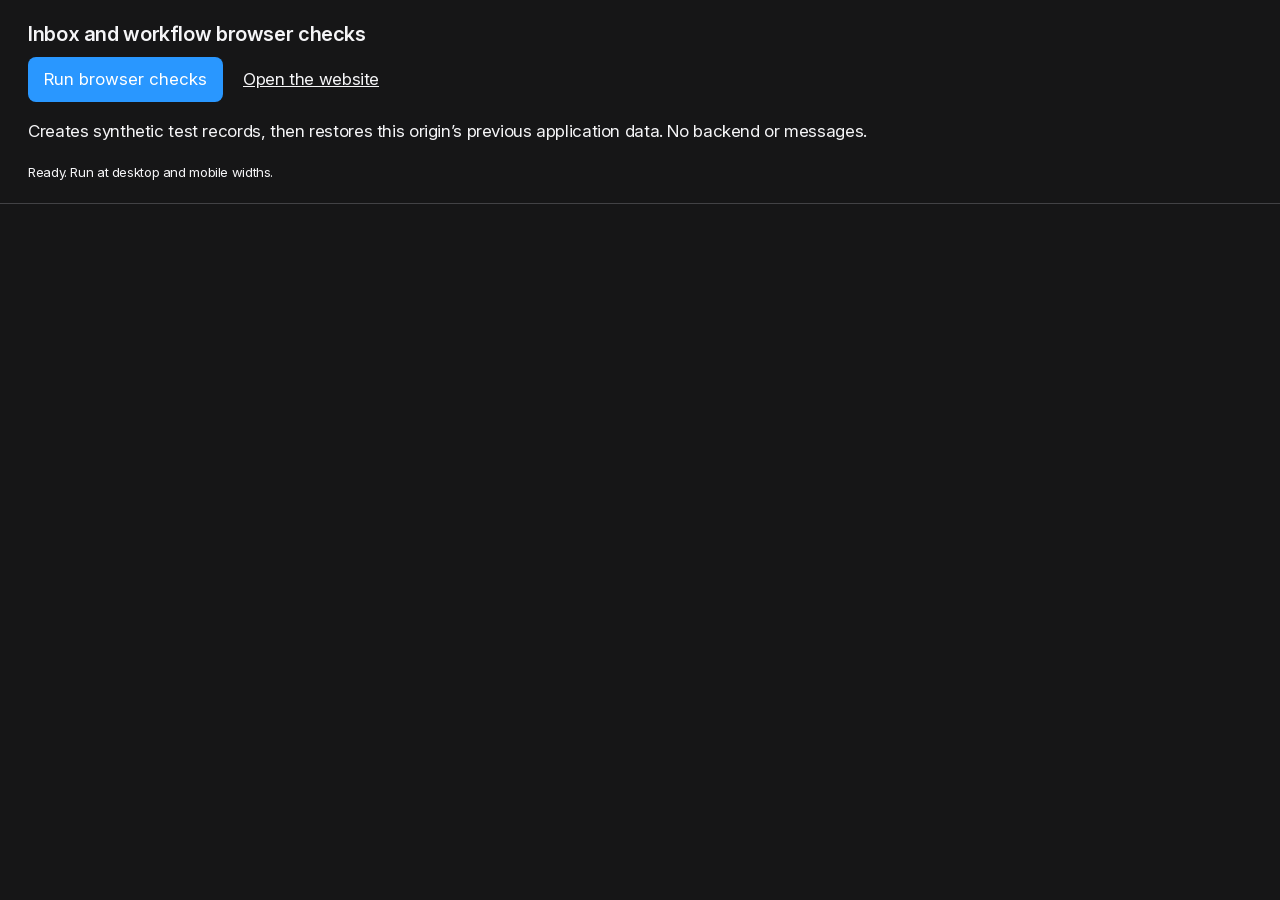
<file: tests/inbox-regression.html>
<!doctype html><html lang="en" data-theme="dark" data-accent="monochrome"><head>
<meta charset="utf-8"><meta name="viewport" content="width=device-width,initial-scale=1"><title>Inbox and workflow browser checks · v2.2</title>
<link rel="stylesheet" href="../src/styles.css?v=2.2&amp;rev=8">
<link rel="stylesheet" href="../src/apple-interface.css?v=2.4&amp;rev=4"><link rel="stylesheet" href="../src/apple-public.css?v=2.4&amp;rev=4">
<style>@import url("../src/fonts.css");.check-toolbar{padding:20px 28px;border-bottom:1px solid var(--border)}.check-toolbar h1{font-size:20px;margin:0 0 8px}.check-toolbar button{padding:10px 16px;background:var(--accent-primary);color:var(--accent-foreground);border:0;cursor:pointer}.check-toolbar a{margin-left:20px;text-decoration:underline}#results{font:13px "Inter", Arial, sans-serif;white-space:pre-wrap;line-height:1.7}.check-failed{color:var(--error-ink)}#fixture{position:relative}</style>
</head><body><div class="check-toolbar"><h1>Inbox and workflow browser checks</h1><button id="run" disabled>Run browser checks</button><a href="../#/staff">Open the website</a><p>Creates synthetic test records, then restores this origin’s previous application data. No backend or messages.</p><div id="results" role="status">Ready. Run at desktop and mobile widths.</div></div><div id="fixture"></div>
<script>window.addEventListener("error", event => { document.querySelector("#results").textContent = "FAIL · " + event.message; });</script>
<script type="module">
import { jobsService, inboxService, presenceService, hoursService, LOCAL_DATA_KEYS } from "../src/services.js?v=2.2&rev=5";
import { authService } from "../src/authService.js?v=2.2&rev=5";
import { staffShell, jobDetailsPage } from "../src/staffPages.js?v=2.2&rev=5";
import { myJobsPage } from "../src/studentPages.js?v=2.2&rev=5";
import { commitPage } from "../src/pageCommit.js?v=2.2&rev=5";
import { syncSidebarSelection } from "../src/sidebarSelection.js?v=2.2&rev=5";
import { syncFloatingControls } from "../src/floatingControls.js?v=2.2&rev=5";
import { bindPersonalInbox, syncPersonalInbox } from "../src/personalInbox.js?v=2.2&rev=5";
const root = document.querySelector('#fixture'), results = document.querySelector('#results');
const key = 'three-d-print-farm-demo-v3';
const frame = () => new Promise(requestAnimationFrame);
async function until(predicate, label) { for(let i=0;i<120;i++) { if(predicate())return;await frame(); } throw new Error('Timed out: '+label); }
async function render(active = 'overview') { commitPage(root, staffShell('<h1>Workflow / inbox fixture</h1><p>Production controls with synthetic requests.</p>',active)); syncFloatingControls(root); syncSidebarSelection(root); await syncPersonalInbox(root); }
const errors = [];
bindPersonalInbox(root, (message) => errors.push(message));
window.addEventListener('printfarm:inbox-updated', () => { void syncPersonalInbox(root); });
root.addEventListener('click', async (event) => {
  const control = event.target.closest('[data-action="toggle-presence"]');
  if(control) { await presenceService.set(control.dataset.present !== 'true'); await syncPersonalInbox(root); }
});
document.querySelector('#run').addEventListener('click', async () => {
  const button = document.querySelector('#run');button.disabled=true;
  const backup = Object.fromEntries(LOCAL_DATA_KEYS.map((key)=>[key,localStorage.getItem(key)]));
  const originalHash=location.hash;
  results.textContent='Running browser checks…';
  window.scrollTo(0,0);
  const passed=[];
  const check=(condition,label)=>{if(!condition)throw new Error(label);passed.push('PASS · '+label);};
  const inside=(element)=>{const r=element.getBoundingClientRect();return r.left>=0&&r.right<=innerWidth+1&&r.top>=0&&r.bottom<=innerHeight+1;};
  const openMenus=()=>root.querySelectorAll('.accent-picker[open],.role-switcher[open],.inbox-picker[open]').length;
  try {
    errors.length=0;
    authService.switchRole('demo-person-01');await syncPersonalInbox(root);
    localStorage.setItem(key, JSON.stringify({jobs:[],notifications:[],inventory:[{id:'qa',material:'PLA',color:'Gray',hexColor:'#808080',lowStock:false,available:true}],contributions:[],hours:{transactions:[],requests:[]},inbox:[],supervisorPresence:{}}));
    authService.switchRole('demo-person-04');await render();
    const inbox=root.querySelector('.inbox-picker'), appearance=root.querySelector('.accent-picker'), profile=root.querySelector('.role-switcher');
    inbox.querySelector('summary').click();await frame();
    check(root.querySelector('.inbox-empty')&&root.querySelector('.inbox-dot').hidden,'Empty inbox has no unread dot');
    await until(()=>getComputedStyle(inbox.querySelector('.inbox-panel')).visibility==='visible'&&inside(inbox.querySelector('.inbox-panel')),'inbox positioning');
    check(inside(inbox.querySelector('.inbox-panel')),'Inbox fits inside the visible viewport');
    appearance.querySelector('summary').click();await frame();
    check(appearance.open&&!inbox.open&&openMenus()===1,'Opening Appearance closes Inbox');
    const job=await jobsService.createJob({submissionKey:crypto.randomUUID(),projectName:'QA browser bracket',modelUrl:'https://example.com/qa.stl',inventoryId:'qa',material:'PLA',color:'Gray',notes:'Synthetic browser check'});
    await until(()=>!root.querySelector('.inbox-dot').hidden,'new inbox indicator');
    await until(()=>document.querySelector('.inbox-toast'),'notification toast');
    check(appearance.open&&openMenus()===1,'A new notification toast leaves the active menu alone');
    check(document.querySelector('.inbox-toast').textContent.includes('New print request'),'New notifications show a working popup');
    document.querySelector('[data-toast-open]').click();
    await until(()=>root.querySelector('.inbox-detail'),'toast opens notification details');
    check(root.querySelector('.inbox-picker').open&&openMenus()===1&&!appearance.open,'Toast action replaces the current menu with one notification detail view');
    root.querySelector('[data-action="inbox-back"]').click();await until(()=>root.querySelector('.inbox-empty'),'toast back');
    check(inbox.open,'Back keeps the inbox popover open');
    // Reinsert a clearly labelled UI fixture for the remaining open/delete checks.
    const fixtureState=JSON.parse(localStorage.getItem(key));
    fixtureState.inbox.push({id:'qa-ui-review',userId:'demo-person-04',eventKey:'qa-ui-review',createdAt:new Date().toISOString(),kind:'initial-review',jobId:job.id,title:'New print request',summary:'QA browser bracket',context:'QA browser bracket',message:'Synthetic browser check',unread:true});
    localStorage.setItem(key,JSON.stringify(fixtureState));await syncPersonalInbox(root);
    inbox.querySelector('summary').click();await frame();
    inbox.querySelector('summary').click();await frame();
    check(!appearance.open&&inbox.open&&openMenus()===1,'Inbox replaces Appearance');
    const id=(await inboxService.list())[0].id;
    root.querySelector('.inbox-entry').click();
    await until(()=>root.querySelector('.inbox-detail'),'notification details');
    check((await inboxService.list()).length===0&&root.querySelector('.inbox-dot').hidden,'Opening deletes the entry immediately and removes its unread dot');
    check(root.querySelectorAll('.inbox-panel').length===1&&root.querySelector('.inbox-detail').textContent.includes('QA browser bracket'),'Deleted notification keeps its details in the same popover');
    check(root.querySelector('[data-action="approve-job"]')&&root.querySelector('[data-action="reject-job"]'),'Pending supervisor notification exposes guarded decision actions');
    await jobsService.reviewRequest(job.id,'approved');await syncPersonalInbox(root);
    check(root.querySelector('.inbox-resolved')&&!root.querySelector('[data-action="approve-job"]'),'Resolved notifications remove obsolete approval actions');
    root.querySelector('[data-action="inbox-back"]').click();await until(()=>root.querySelector('.inbox-empty'),'back to inbox');
    check(!root.querySelector('.inbox-detail'),'Back returns to Inbox without resurrecting the deleted entry');
    inbox.querySelector('summary').focus();inbox.querySelector('summary').dispatchEvent(new KeyboardEvent('keydown',{key:'Escape',bubbles:true}));await frame();
    check(!inbox.open&&document.activeElement===inbox.querySelector('summary'),'Escape closes the menu and restores trigger focus');
    inbox.querySelector('summary').click();await frame();
    root.querySelector('.staff-content h1').click();await frame();
    check(!inbox.open,'Clicking outside dismisses the popover');
    const toggle=root.querySelector('[data-action="toggle-presence"]');toggle.click();await until(()=>root.querySelector('[role="switch"]')?.getAttribute('aria-checked')==='true','supervisor presence');
    check((await presenceService.list())[0].present,'Presence control saves the current supervisor’s state');
    authService.switchRole('demo-person-02');await render();
    check(root.querySelector('.presence-person').textContent.includes('In the Print Farm')&&!root.querySelector('[data-action="toggle-presence"]'),'Members see supervisor presence with no edit control');
    check(root.querySelectorAll('.inbox-entry').length===1,'Switching accounts loads only that person’s inbox');
    await jobsService.claimJob(job.id);
    root.querySelector('.inbox-picker summary').click();await frame();root.querySelector('.inbox-entry').click();await until(()=>root.querySelector('.inbox-detail'),'member details');
    check(!root.querySelector('[data-action="claim-job"]')&&root.querySelector('.inbox-resolved'),'Already-claimed job notifications cannot offer duplicate claims');
    await jobsService.requestAuthorization(job.id);
    authService.switchRole('demo-person-04');await render();
    root.querySelector('.inbox-picker summary').click();await frame();root.querySelector('.inbox-entry').click();await until(()=>root.querySelector('[data-action="authorize-print"]'),'print authorization actions');
    check(root.querySelector('[data-action="revise-print"]'),'Printing authorization notification includes authorization and revision controls');
    await jobsService.reviewAuthorization(job.id,'authorized');
    authService.switchRole('demo-person-02');await render();
    check(!root.querySelector('.inbox-detail')&&root.querySelectorAll('.inbox-entry').length===1,'Another account cannot inherit opened notification details');
    const list=await inboxService.list();const saved=JSON.parse(localStorage.getItem(key));
    saved.inbox.push(...Array.from({length:45},(_,i)=>({...list[0],id:'qa-long-'+i,eventKey:'qa-long-'+i,createdAt:new Date(Date.now()-i*1000).toISOString()})));
    localStorage.setItem(key,JSON.stringify(saved));await syncPersonalInbox(root);
    root.querySelector('.inbox-picker summary').click();await frame();
    const panel=root.querySelector('.inbox-panel');
    check(inside(panel)&&panel.scrollHeight>panel.clientHeight&&getComputedStyle(panel).overflowY==='auto','Long lists scroll inside a bounded menu');
    const times=(await inboxService.list()).map(item=>item.createdAt);check(times.every((time,i)=>i===0||times[i-1]>=time),'Notifications are reverse chronological');
    const memberProfile=root.querySelector('.role-switcher');memberProfile.querySelector('summary').click();await frame();
    check(openMenus()===1&&memberProfile.open,'Profile also obeys the one-menu rule');
    const current=await jobsService.getJob(job.id);await jobsService.startPrinting(job.id);await jobsService.completeJob(job.id,{pickupLocation:'QA desk',notifyRecipient:false});await jobsService.collectJob(job.id);
    check((await jobsService.getJob(job.id)).status==='COLLECTED','Approved and authorized job can finish through collection');
    check(!(await jobDetailsPage(job.id)).toLowerCase().includes('job history'),'Staff details contain Print Progress without Job History');
    for(const theme of ['light','dark']){document.documentElement.dataset.theme=theme;const reset=root.querySelector('[data-action="reset-local-data"]');const colour=getComputedStyle(reset).color;const expected=getComputedStyle(document.documentElement).getPropertyValue('--error-ink').trim();check(colour!==getComputedStyle(root).color&&Boolean(expected),'Reset uses destructive colour in '+theme+' mode');}
    check(root.querySelectorAll('.status i').length===0,'Print status badges have no decorative dots');
    authService.switchRole('demo-person-04');await render();const before=(await inboxService.list()).length;await jobsService.createJob({submissionKey:crypto.randomUUID(),projectName:'QA hours context',modelUrl:'https://example.com/qa.stl',inventoryId:'qa',material:'PLA',color:'Gray'});await syncPersonalInbox(root);check((await inboxService.list()).length===before+1,'Saved updates add one notification without duplicate rerender effects');
    check(!errors.length,'No inbox action errors');
    results.className='';results.textContent=passed.length+' browser checks passed at '+innerWidth+'px\n'+passed.join('\n');
  } catch(error){results.className='check-failed';results.textContent=passed.join('\n')+'\nFAIL · '+error.message+'\n'+JSON.stringify({panel:root.querySelector('.inbox-panel')?.getBoundingClientRect().toJSON(),style:root.querySelector('.inbox-panel')?.getAttribute('style'),picker:root.querySelector('.inbox-picker')?.getBoundingClientRect().toJSON(),viewport:{w:innerWidth,h:innerHeight},scrollY},null,2);console.error(error);}
  finally {
    authService.switchRole('demo-person-01');await syncPersonalInbox(root);
    for(const [key,value] of Object.entries(backup)) {if(value===null)localStorage.removeItem(key);else localStorage.setItem(key,value);}
    history.replaceState(null,'',location.pathname+originalHash);jobsService.refreshFromStorage();button.disabled=false;
  }
});
document.querySelector("#run").disabled=false;
</script></body></html>
</file>
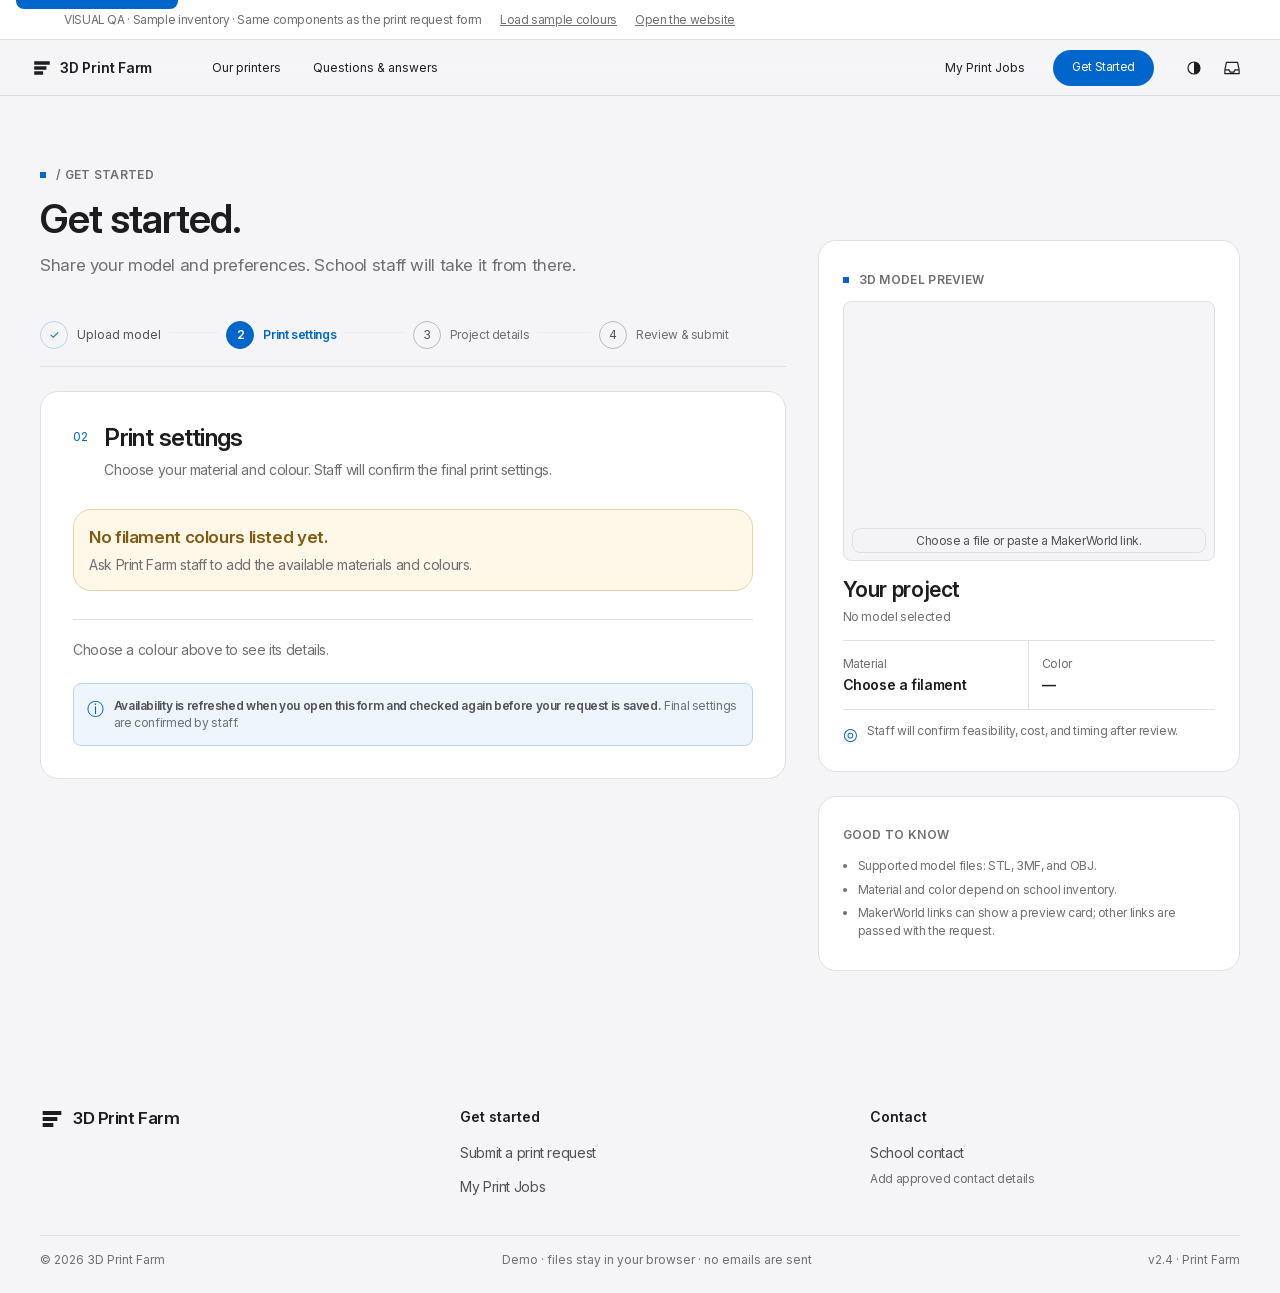
<file: tests/palette-preview.html>
<!doctype html>
<html lang="en" data-theme="light" data-accent="monochrome">
<head><meta charset="utf-8"><meta name="viewport" content="width=device-width,initial-scale=1"><title>Filament palette preview · v2.2</title><link rel="stylesheet" href="../src/styles.css?v=2.2&amp;rev=7">
<link rel="stylesheet" href="../src/apple-interface.css?v=2.4&amp;rev=4"><link rel="stylesheet" href="../src/apple-public.css?v=2.4&amp;rev=4">
<style>@import url("../src/fonts.css");.qa-banner{padding:12px 5%;border-bottom:1px solid var(--border);color:var(--muted);font:12px "Inter", Arial, sans-serif;background:var(--surface)}.qa-banner a{margin-left:18px;text-decoration:underline}.wizard-actions,.discard-draft,.local-data-controls,.role-switcher{display:none}</style></head>
<body><div class="qa-banner">VISUAL QA · Sample inventory · Same components as the print request form<a href="./preview.html">Load sample colours</a><a href="../#/get-started">Open the website</a></div><div id="app"></div>
<script type="module">
import { syncFloatingControls } from "../src/floatingControls.js?v=2.2&rev=5";
import { getStartedPage } from "../src/requestWizard.js?v=2.2&rev=5";
import { applyFilamentSelection } from "../src/filamentPalette.js?v=2.2&rev=5";
import { inventoryService } from "../src/services.js?v=2.2&rev=5";
const state = { menuOpen: false, wizard: { step: 2, file: null, projectName: "", purpose: "Class project", notes: "", inventoryId: "", material: "", color: "", submittedJob: null } };
const root = document.querySelector("#app");
root.innerHTML = await getStartedPage(state);
syncFloatingControls(root);
for (const link of root.querySelectorAll('a[href^="#/"]')) link.setAttribute('href', '../' + link.getAttribute('href'));
root.addEventListener("change", async (event) => {
  if (event.target.matches('[name="inventoryId"]')) applyFilamentSelection(root, state.wizard, await inventoryService.getItem(event.target.value));
});
root.addEventListener("click", (event) => {
  if (event.target.closest('[data-action="wizard-goto"]')) location.href = '../#/get-started';
  const theme = event.target.closest('[data-action="set-theme"]');
  if (theme) {
    document.documentElement.dataset.theme = theme.dataset.theme;
    document.querySelectorAll('[data-action="set-theme"]').forEach((button) => button.setAttribute('aria-pressed', String(button === theme)));
  }
  const menu = event.target.closest('[data-action="menu-toggle"]');
  if (menu) { state.menuOpen = !state.menuOpen; menu.setAttribute('aria-expanded', String(state.menuOpen)); }
});
</script></body></html>
</file>
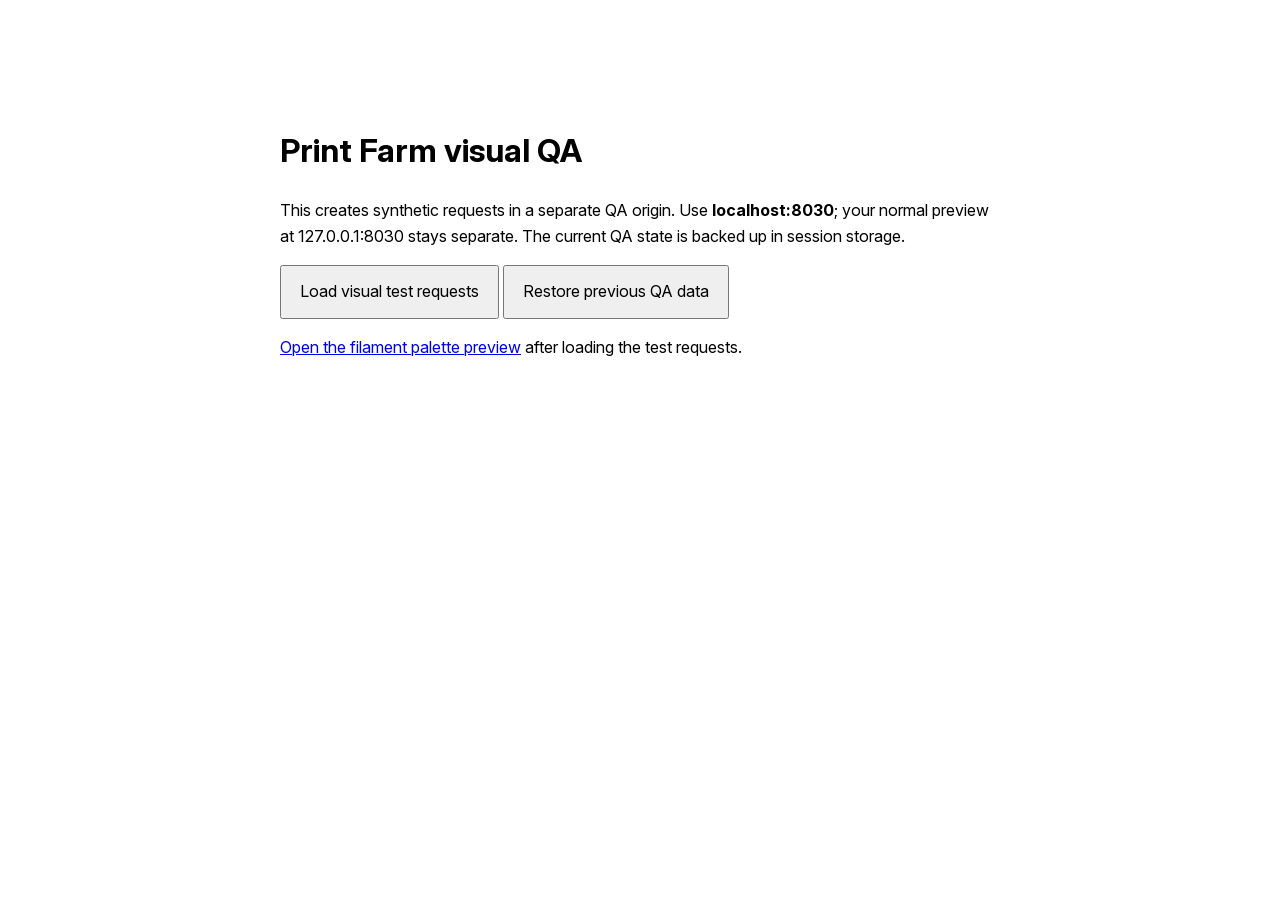
<file: tests/preview.html>
<!doctype html>
<html lang="en"><meta charset="utf-8"><title>Print Farm visual QA fixtures</title>
<style>@import url("../src/fonts.css");body{font:16px "Inter", Arial, sans-serif;max-width:720px;margin:80px auto;padding:24px;line-height:1.6}button{font:inherit;padding:12px 18px;cursor:pointer}</style>
<h1>Print Farm visual QA</h1>
<p>This creates synthetic requests in a separate QA origin. Use <strong>localhost:8030</strong>; your normal preview at 127.0.0.1:8030 stays separate. The current QA state is backed up in session storage.</p>
<button id="seed">Load visual test requests</button> <button id="restore">Restore previous QA data</button>
<p><a href="./palette-preview.html">Open the filament palette preview</a> after loading the test requests.</p>
<p id="message" role="status"></p>
<script type="module">
import { paletteFixtures } from "./paletteFixtures.js?v=2.2&rev=5";
const keys = ["three-d-print-farm-demo-v3", "three-d-print-farm-demo-role", "three-d-print-farm-demo-accounts", "three-d-print-farm-draft-v2", "three-d-print-farm-theme", "three-d-print-farm-accent", "three-d-print-farm-glass-transparency"];
const backupKey = "printfarm-qa-backup";
document.querySelector("#seed").onclick = () => {
  if (location.hostname !== "localhost") { document.querySelector("#message").textContent = "Use localhost for this isolated QA fixture."; return; }
  if (!sessionStorage.getItem(backupKey)) sessionStorage.setItem(backupKey, JSON.stringify(keys.map((key) => [key, localStorage.getItem(key)])));
  const base = { submitterId: "demo-person-01", submitterName: "Mr. Q", submitterEmail: "mr.q@example.com", recipientEmail: "mr.q@example.com", fileName: "sensor-mount.stl", fileSize: "1.4 MB", material: "PLA", color: "Ocean blue", purpose: "Class project", notes: "Keep the mounting face flat. Thank you!", layerHeight: "0.20 mm", infill: 20, submittedAt: "2026-10-23T15:00:00Z", assignedStaff: "Leddy Tiang" };
  const types = ["SUBMITTED", "CLAIMED", "PRINTING", "COMPLETED", "COLLECTED"];
  const titles = ["Sensor mount · Rev C", "Camera bracket · Rev A", "Enclosure base · Rev B", "Display stand · Rev A", "Cable guide · Rev D", "Early prototype · Rev A", "Model study · Rev B"];
  const jobs = ["COMPLETED", "IN_PROGRESS", "PRINTING", "COLLECTED", "SUBMITTED", "CANCELLED", "REJECTED"].map((status, index) => {
    const last = ["SUBMITTED", "IN_PROGRESS", "PRINTING", "COMPLETED", "COLLECTED"].indexOf(status);
    const history = types.slice(0, last < 0 ? 1 : last + 1).map((type, step) => ({ type, at: `2026-10-${23 + step}T15:00:00Z`, by: step === 0 ? "Mr. Q" : "Leddy Tiang" }));
    if (last < 0) history.push({ type: status, at: "2026-10-24T15:00:00Z", by: "Leddy Tiang" });
    return { ...base, id: `QA-${index}`, projectName: titles[index], status, history, assignedStaff: status === "SUBMITTED" ? null : "Leddy Tiang", ...(["COMPLETED", "COLLECTED"].includes(status) ? { pickupLocation: "Test collection desk · QA fixture", pickupInstructions: "Ask the staff member at the collection desk. Bring your project name.", completedAt: "2026-10-26T15:00:00Z" } : {}), ...(status === "COLLECTED" ? { collectedAt: "2026-10-27T15:00:00Z" } : {}) };
  });
  localStorage.setItem(keys[0], JSON.stringify({ jobs, notifications: [], inventory: paletteFixtures, contributions: [], hours: { transactions: [], requests: [] } }));
  localStorage.setItem(keys[1], "demo-person-01");
  location.href = "../#/my-jobs";
};
document.querySelector("#restore").onclick = () => {
  const saved = sessionStorage.getItem(backupKey);
  if (saved) for (const [key, value] of JSON.parse(saved)) value === null ? localStorage.removeItem(key) : localStorage.setItem(key, value);
  sessionStorage.removeItem(backupKey);
  document.querySelector("#message").textContent = "Previous QA data restored.";
};
</script></html>
</file>
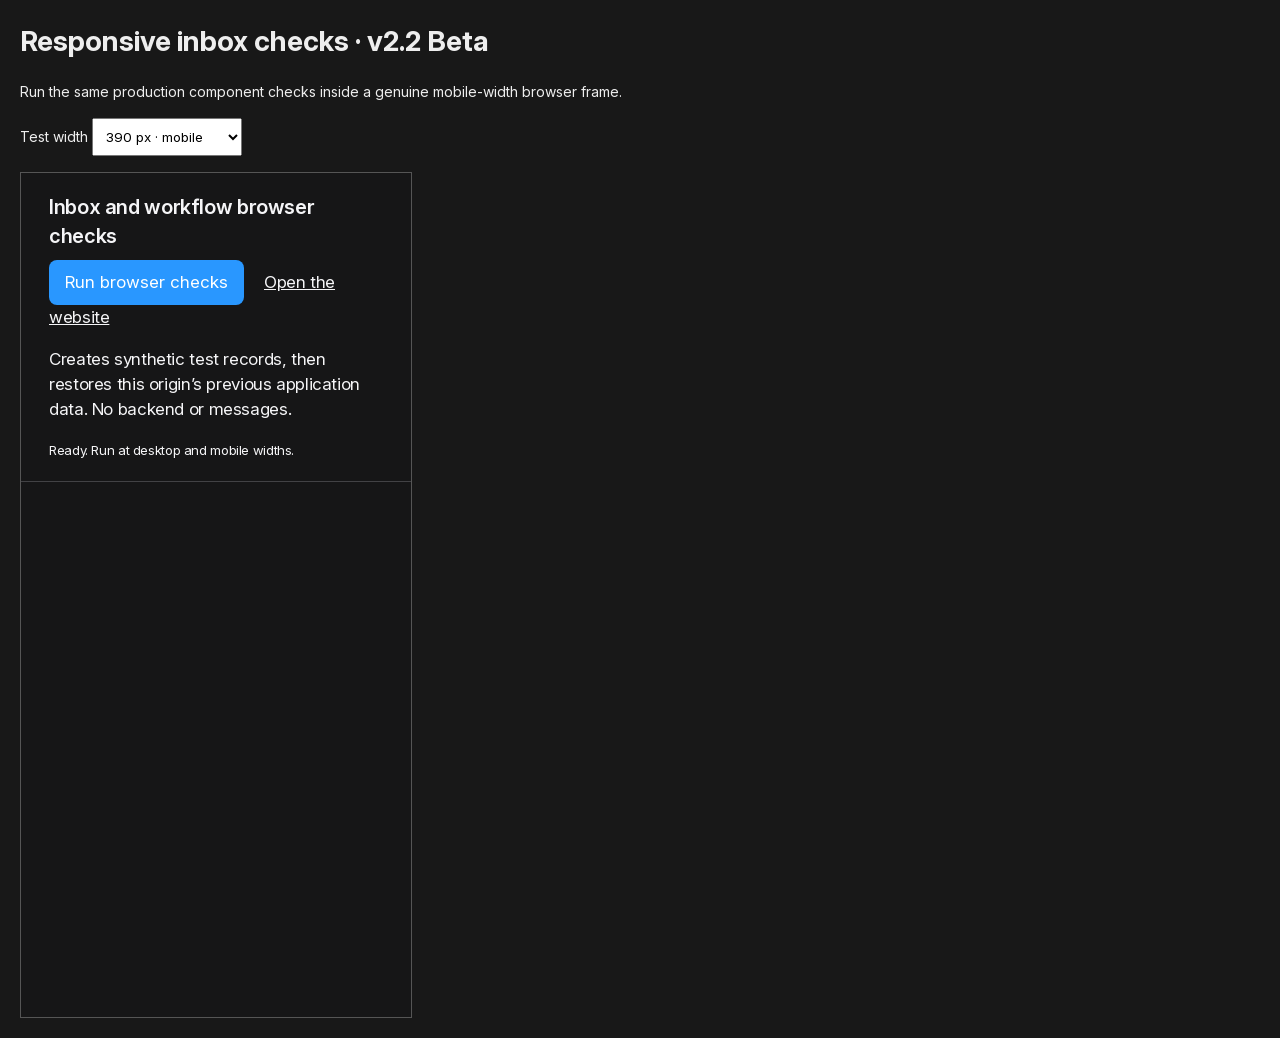
<file: tests/responsive-checks.html>
<!doctype html><html lang="en"><head><meta charset="utf-8"><meta name="viewport" content="width=device-width,initial-scale=1"><title>Responsive inbox checks · v2.2</title><style>@import url("../src/fonts.css");body{font:14px/1.5 "Inter", Arial, sans-serif;background:#181818;color:#eee;margin:20px}label{display:block;margin:16px 0}select{padding:9px}iframe{display:block;width:390px;height:844px;max-width:100%;border:1px solid #555}</style></head><body><h1>Responsive inbox checks · v2.2 Beta</h1><p>Run the same production component checks inside a genuine mobile-width browser frame.</p><label>Test width <select id="width"><option value="390">390 px · mobile</option><option value="768">768 px · tablet</option><option value="1280">1280 px · desktop</option></select></label><iframe title="Responsive inbox test" src="./inbox-regression.html"></iframe><script>document.querySelector('select').onchange=(event)=>document.querySelector('iframe').style.width=event.target.value+'px';</script></body></html>
</file>
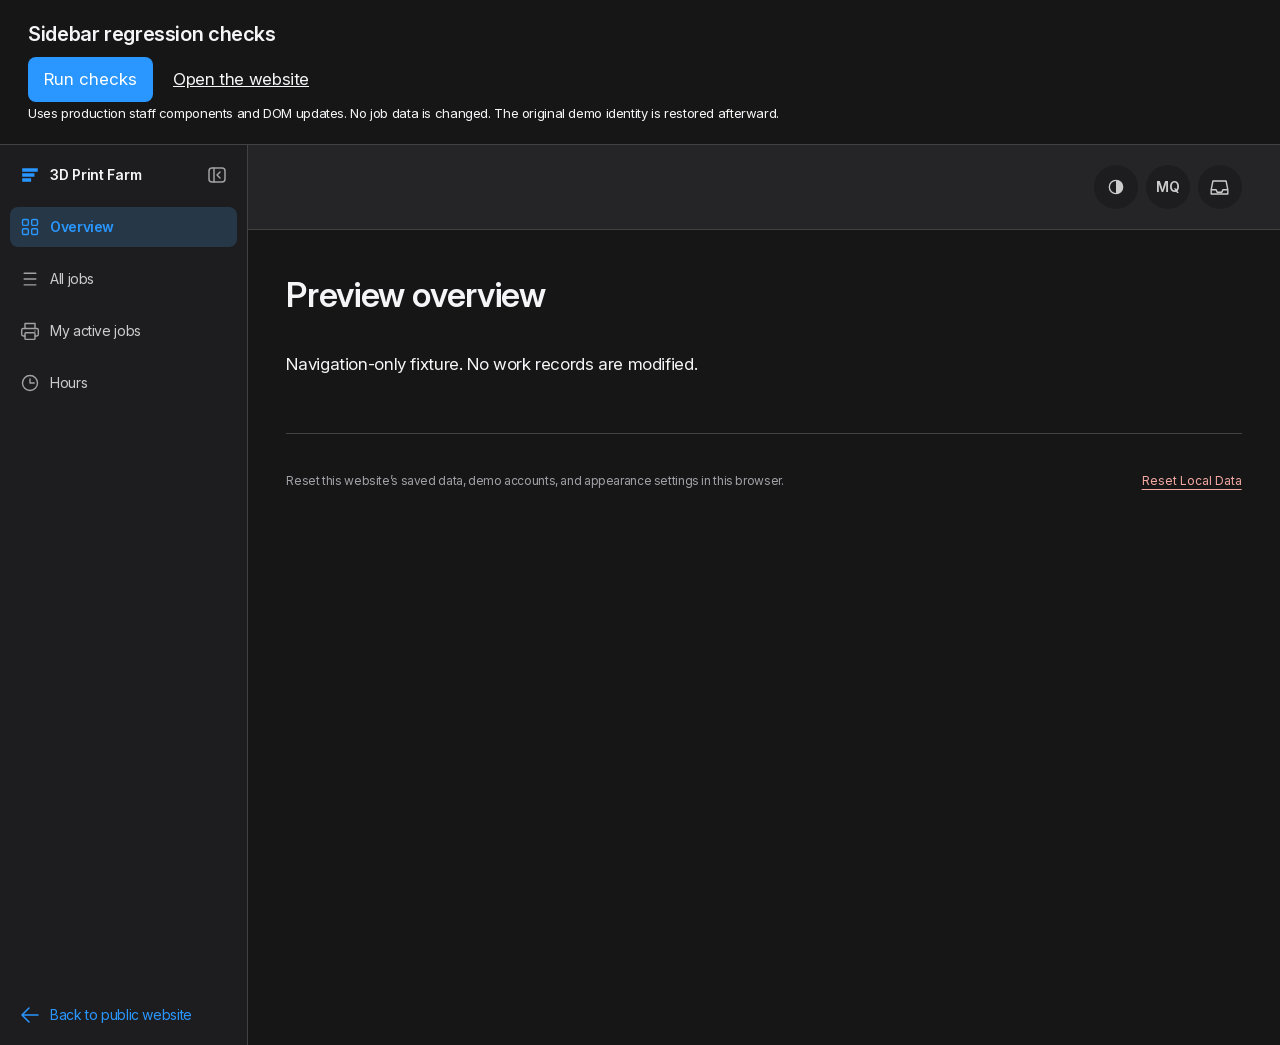
<file: tests/sidebar-regression.html>
<!doctype html><html lang="en" data-theme="dark" data-accent="monochrome"><head>
<meta charset="utf-8"><meta name="viewport" content="width=device-width,initial-scale=1"><title>Sidebar regression checks · v2.2</title>
<link rel="stylesheet" href="../src/styles.css?v=2.2&amp;rev=7">
<link rel="stylesheet" href="../src/apple-interface.css?v=2.4&amp;rev=4"><link rel="stylesheet" href="../src/apple-public.css?v=2.4&amp;rev=4">
<style>@import url("../src/fonts.css");.check-toolbar{padding:20px 28px;border-bottom:1px solid var(--border)}.check-toolbar h1{font-size:20px;margin:0 0 8px}.check-toolbar button{padding:10px 16px;background:var(--accent-primary);color:var(--accent-foreground);border:0;cursor:pointer}.check-toolbar a{margin-left:20px;text-decoration:underline}#results{font:13px "Inter", Arial, sans-serif;white-space:pre-wrap;line-height:1.7}.check-failed{color:var(--error)}</style>
</head><body><div class="check-toolbar"><h1>Sidebar regression checks</h1><button id="run" disabled>Run checks</button><a href="../#/staff">Open the website</a><div id="results" role="status">Uses production staff components and DOM updates. No job data is changed. The original demo identity is restored afterward.</div></div><div id="fixture"></div>
<script type="module">
import { staffShell } from "../src/staffPages.js?v=2.2&rev=5";
import { commitPage } from "../src/pageCommit.js?v=2.2&rev=5";
import { syncFloatingControls } from "../src/floatingControls.js?v=2.2&rev=5";
import { syncSidebarSelection } from "../src/sidebarSelection.js?v=2.2&rev=5";
import { authService } from "../src/authService.js?v=2.2&rev=5";
const root = document.querySelector('#fixture');
const results = document.querySelector('#results');
const html = (active, copy = '') => staffShell(`<h1>Preview ${active}</h1><p>${copy || 'Navigation-only fixture. No work records are modified.'}</p>`, active);
function render(active, copy = '') { const preserved = commitPage(root, html(active, copy)); syncSidebarSelection(root); syncFloatingControls(root); return preserved; }
render('overview');
root.addEventListener('click', (event) => {
  const link = event.target.closest('.sidebar-link');
  if (!link) return;
  event.preventDefault();
  render(({ '#/staff': 'overview', '#/staff/active': 'active', '#/staff/materials': 'materials', '#/staff/hours': 'hours' })[link.getAttribute('href')]);
});
document.querySelector('#run').addEventListener('click', async () => {
  results.textContent = 'Running checks…';
  window.scrollTo(0, 0);
  // Let the Run button click finish before testing outside-click dismissal.
  await new Promise(requestAnimationFrame);
  const passed = [];
  const check = (condition, label) => { if (!condition) throw new Error(label); passed.push(`PASS · ${label}`); };
  const previousIdentity = authService.getCurrentIdentity().id;
  try {
    authService.switchRole('demo-person-02');
    render('overview');
    const shell = root.querySelector('.staff-app'), side = root.querySelector('.staff-sidebar'), marker = root.querySelector('.sidebar-selection'), nav = side.querySelector('nav'), controls = root.querySelector('.toolbar-controls'), profile = controls.querySelector('.role-switcher');
    const link = side.querySelector('a[href="#/staff/active"]');
    check(render('active'), 'Staff navigation reuses its shell');
    check(root.querySelector('.staff-app') === shell && root.querySelector('.staff-sidebar') === side && root.querySelector('.sidebar-selection') === marker && root.querySelector('.toolbar-controls') === controls && root.querySelector('.role-switcher') === profile && marker.isConnected, 'Sidebar, highlight, and profile controls stay connected as the same DOM nodes');
    check(root.querySelector('.staff-content h1').textContent === 'Preview active' && link.getAttribute('aria-current') === 'page', 'Page content and active tab update together');
    check([...nav.querySelectorAll('.sidebar-link')].every((item) => getComputedStyle(item).backgroundImage === 'none' && getComputedStyle(item).backgroundColor === 'rgba(0, 0, 0, 0)'), 'No duplicate accent background is painted on the links');
    check(!side.querySelector('.toolbar-controls') && controls.contains(profile) && controls.children[0].matches('.appearance-controls') && controls.children[1].matches('.role-switcher') && controls.children[2].matches('.inbox-picker'), 'Appearance, Identity, and Inbox share the top-right toolbar');
    const animation = marker.getAnimations().find((item) => item.playState === 'running');
    render('active', 'A routine data refresh');
    if (!matchMedia('(prefers-reduced-motion: reduce)').matches) check(Boolean(animation) && marker.getAnimations().includes(animation), 'A data refresh preserves the in-flight animation');
    for (let index=0; index<30; index++) {
      render(['hours', 'overview', 'active'][index % 3]);
      if (root.querySelector('.sidebar-selection') !== marker || !marker.isConnected || marker.getAnimations().filter((item) => item.playState === 'running').length > 1) throw new Error('Rapid navigation replaced the highlight or overlapped animations');
    }
    check(true, 'Thirty rapid tab changes retain one mounted highlight and at most one animation');
    const updated = document.createElement('template'); updated.innerHTML = html('overview');
    const updatedProfile = updated.content.querySelector('.role-switcher');
    updatedProfile.dataset.profileSignature = 'qa-refreshed-accounts';
    updatedProfile.querySelector('.role-option-name').textContent = 'Updated full profile name';
    commitPage(root, updated.innerHTML); syncSidebarSelection(root); syncFloatingControls(root);
    check(root.querySelector('.sidebar-selection') === marker && root.querySelector('.role-switcher') !== profile && root.querySelector('.role-option-name').textContent === 'Updated full profile name', 'Changed account choices refresh without replacing the sidebar or highlight');
    render('overview');
    const alternate = document.createElement('template'); alternate.innerHTML = html('overview'); alternate.content.querySelector('.staff-app').dataset.identityId = 'qa-different-identity';
    check(commitPage(root, alternate.innerHTML) === false, 'An identity change rebuilds the shell instead of retaining old controls'); syncSidebarSelection(root);
    check(!side.isConnected && marker.getAnimations().length === 0, 'Replaced navigation releases the previous animation');
    commitPage(root, '<main><h1>Public page fixture</h1></main>'); syncSidebarSelection(root);
    check(root.querySelector('.staff-sidebar') === null, 'Leaving staff pages removes staff navigation');
    render('overview');
    const row = root.querySelector('.toolbar-controls'), picker = row.querySelector('.role-switcher');
    const initials = picker.querySelector('.role-trigger-initials').textContent;
    const names = [...picker.querySelectorAll('.role-option-name')].map((item) => item.textContent);
    check(!picker.querySelector('.role-trigger-name') && initials.trim().length > 0, 'Identity always shows initials with full names available in the menu');
    check(getComputedStyle(picker.querySelector('summary')).width === '44px' && names.length > 0, 'Identity retains 44px touch targets and all account choices');
    const withinWindow = (menu) => {
      const rect = menu.getBoundingClientRect();
      return rect.left >= 0 && rect.top >= 0 && rect.right <= innerWidth + 1 && rect.bottom <= innerHeight + 1;
    };
    const appearance = row.querySelector('.accent-picker');
    appearance.querySelector('summary').click();
    await new Promise(requestAnimationFrame);
    check(appearance.open && withinWindow(appearance.querySelector('.appearance-panel')), 'Appearance opens inside the visible window');
    picker.querySelector('summary').click();
    await new Promise(requestAnimationFrame);
    check(picker.open && !appearance.open && withinWindow(picker.querySelector('.role-switcher-menu')), 'Profile opens inside the window and closes the other menu');
    picker.open = false;
    results.className = ''; results.textContent = `${passed.length} checks passed\n` + passed.join('\n');
  } catch (error) { results.className = 'check-failed'; results.textContent = passed.join('\n') + '\nFAIL · ' + error.message; }
  finally { authService.switchRole(previousIdentity); render('overview'); }
});
document.querySelector("#run").disabled=false;
</script></body></html>
</file>
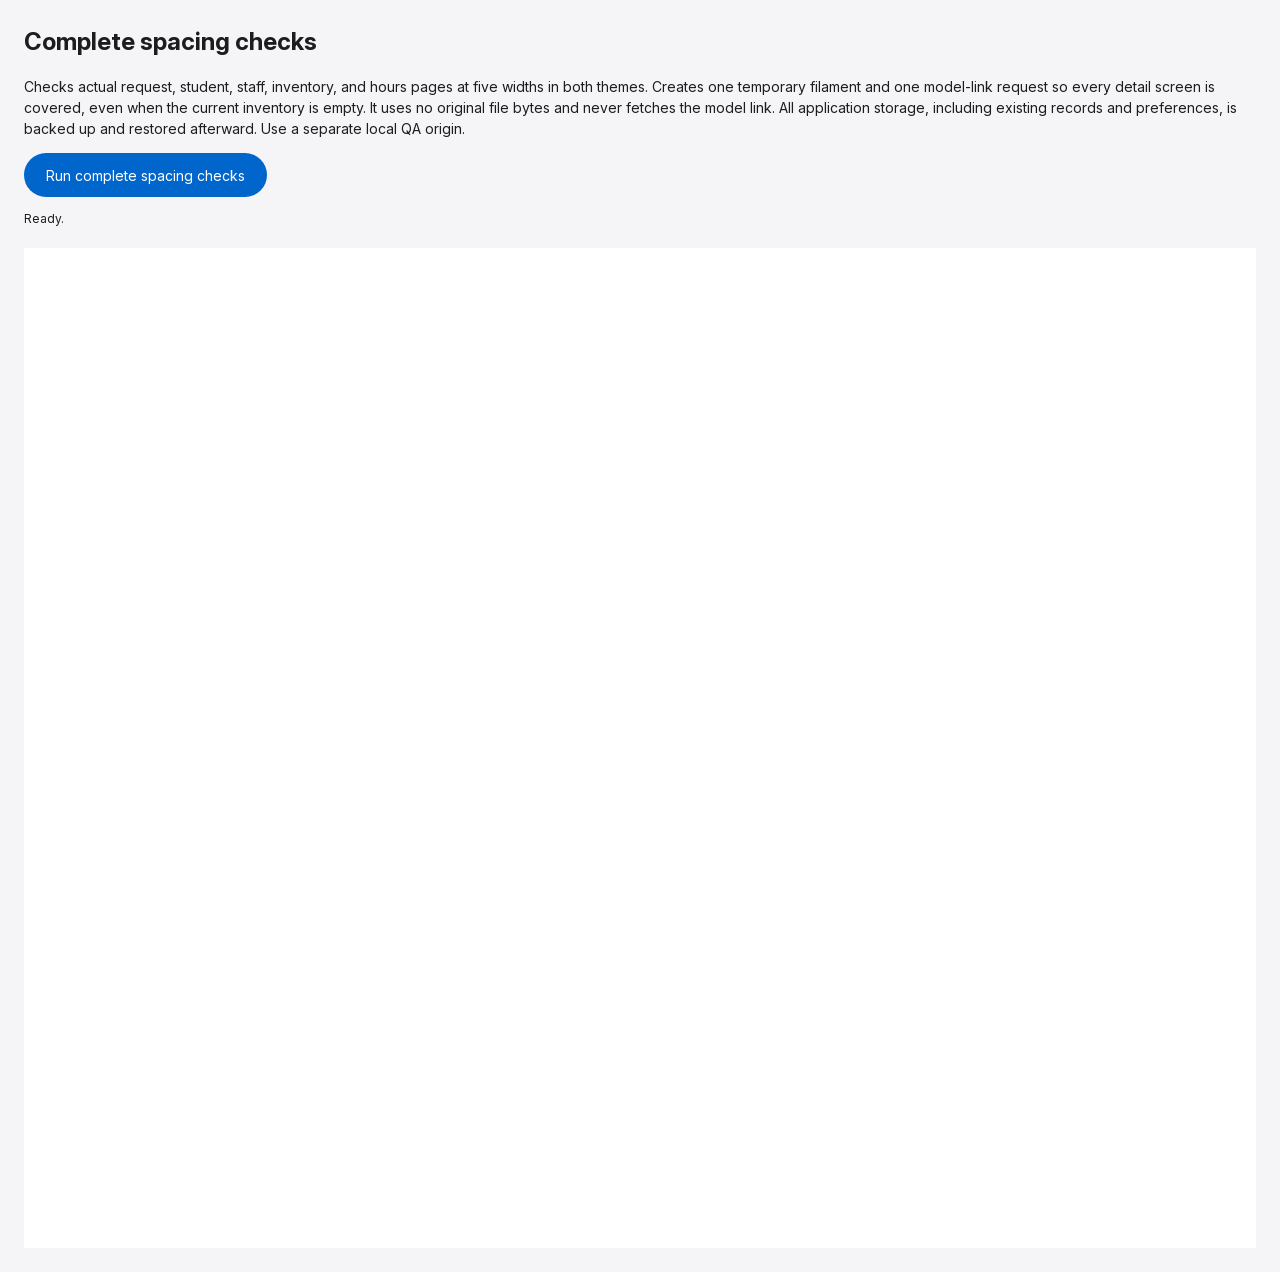
<file: tests/spacing-checks.html>
<!doctype html>
<html lang="en"><head><meta charset="utf-8"><meta name="viewport" content="width=device-width,initial-scale=1"><title>Complete spacing checks · v2.4</title><style>@import url("../src/fonts.css");
body{margin:24px;font:14px/1.5 "Inter", Arial, sans-serif;background:#f5f5f7;color:#1d1d1f}h1{font-size:24px}button{padding:11px 22px;min-height:44px;border:0;border-radius:999px;background:#0066cc;color:white;font:inherit;cursor:pointer}button:disabled{opacity:.5}pre{white-space:pre-wrap;overflow-wrap:anywhere;font:12px/1.6 "Inter", Arial, sans-serif}.failed{color:#a11}#viewport{overflow:auto;margin-top:20px}iframe{display:block;width:1440px;height:1000px;border:0;background:white}
</style></head><body><h1>Complete spacing checks</h1><p>Checks actual request, student, staff, inventory, and hours pages at five widths in both themes. Creates one temporary filament and one model-link request so every detail screen is covered, even when the current inventory is empty. It uses no original file bytes and never fetches the model link. All application storage, including existing records and preferences, is backed up and restored afterward. Use a separate local QA origin.</p><button id="run">Run complete spacing checks</button><pre id="results" role="status">Ready.</pre><div id="viewport"><iframe id="app-frame" title="Production pages under spacing checks"></iframe></div>
<script type="module">
import { authService } from '../src/authService.js?v=2.2&rev=5';
import { jobsService, inventoryService, LOCAL_DATA_KEYS } from '../src/services.js?v=2.2&rev=5';
const frame=document.querySelector('iframe'), results=document.querySelector('#results'), run=document.querySelector('#run');
const widths=[1440,1024,768,390,320], passed=[];
const doc=()=>frame.contentDocument, win=()=>frame.contentWindow, style=e=>win().getComputedStyle(e);
const visible=e=>{
 if(!e||!e.getClientRects().length)return false;
 for(let ancestor=e;ancestor;ancestor=ancestor.parentElement){
  const appearance=style(ancestor);
  if(appearance.visibility==='hidden'||appearance.display==='none'||appearance.opacity==='0')return false;
  if(ancestor.tagName==='DETAILS'&&!ancestor.open&&!ancestor.querySelector(':scope > summary')?.contains(e))return false;
 }
 return true;
};
const check=(ok,label)=>{if(!ok)throw new Error(label);passed.push('PASS · '+label);results.textContent=passed.join('\n');};
async function until(fn,label){const deadline=Date.now()+20000;while(Date.now()<deadline){if(fn())return;await new Promise(r=>setTimeout(r,35));}throw new Error('Timed out: '+label);}
const settle=async()=>{await new Promise(r=>requestAnimationFrame(()=>requestAnimationFrame(r)));await new Promise(r=>setTimeout(r,100));};
let loadedIdentity='';
async function route(item,theme){
  if(loadedIdentity!==item.identity){authService.switchRole(item.identity);frame.src='../index.html?spacing-check=2#'+item.hash;loadedIdentity=item.identity;}
  else win().location.hash='#'+item.hash;
  await until(()=>doc()?.querySelector(item.selector)&&(!item.identity.startsWith('demo-person-0')||!item.hash.startsWith('/staff')||doc().querySelector('.staff-app')?.dataset.identityId===item.identity),item.label);
  await until(()=>!item.heading||doc().querySelector('h1')?.textContent.trim()===item.heading,item.label+' heading');
  doc().documentElement.dataset.theme=theme;
  await settle();
}
function assertSpacing(item,theme,width){
 const label=theme+' '+width+'px '+item.label, d=doc(), viewport=win().innerWidth;
 const overflow=d.documentElement.scrollWidth-viewport;
 const overflowers=overflow>1?[...d.querySelectorAll('body *')].filter(visible).filter(e=>e.getBoundingClientRect().right>viewport+1).slice(0,3).map(e=>e.tagName+'.'+e.className).join(', '):'';
 check(overflow<=1,label+' fits the document'+(overflowers?' ('+overflowers+')':''));
 const controls=[...d.querySelectorAll('.field input:not([type="hidden"]):not([type="radio"]):not([type="checkbox"]):not([type="range"]):not([type="file"]), .field select, .field textarea')].filter(visible);
 const short=controls.find(e=>e.getBoundingClientRect().height<43.5);
 check(!short,label+' visible form controls have at least 44px height'+(short?' ('+(short.name||short.type)+': '+short.getBoundingClientRect().height+'px)':''));
 const smallGaps=controls.filter(e=>{const field=e.closest('.field'),name=field?.querySelector(':scope > span');return name&&visible(name)&&e.getBoundingClientRect().top-name.getBoundingClientRect().bottom<5.5;});
 check(!smallGaps.length,label+' labels have breathing room above controls'+(smallGaps.length?' ('+smallGaps.map(e=>e.name).join(', ')+')':''));
 const cards=[...d.querySelectorAll('.staff-section,.detail-section,.filament-panel,.materials-inventory,.form-card,.aside-card,.job-progress,.pickup-details')].filter(visible);
 const cramped=[];
 for(const card of cards){const head=card.querySelector(':scope > .staff-section-head h2, :scope > .staff-section-head h3, :scope > .materials-inventory-head h2, :scope > .form-section-head h2, :scope > h2');if(!head||!visible(head))continue;const cr=card.getBoundingClientRect(),hr=head.getBoundingClientRect(),minimum=width<=767?15.5:17.5;if(hr.top-cr.top<minimum||hr.left-cr.left<minimum)cramped.push(head.textContent.trim()+' top '+Math.round(hr.top-cr.top)+'px / left '+Math.round(hr.left-cr.left)+'px');}
 check(!cramped.length,label+' card headings have comfortable top and side insets'+(cramped.length?' ('+cramped.join('; ')+')':''));
 const badHeadings=[...d.querySelectorAll('h1,h2,h3')].filter(visible).filter(e=>e.clientWidth>0&&e.scrollWidth>e.clientWidth+1);
 check(!badHeadings.length,label+' headings wrap without horizontal clipping'+(badHeadings.length?' ('+badHeadings.map(e=>e.textContent.trim()).join('; ')+')':''));
 const outside=cards.filter(card=>{const parent=card.closest('.staff-content,main'),a=card.getBoundingClientRect(),b=parent?.getBoundingClientRect();return b&&(a.left<b.left-1||a.right>b.right+1);});
 check(!outside.length,label+' cards stay within their content region');
 const hoursCard=d.querySelector('.hours-request-form-section');
 if(hoursCard&&visible(hoursCard)){
  const form=hoursCard.querySelector(':scope > .hours-request-form'),head=hoursCard.querySelector(':scope > .staff-section-head');
  check(form&&head,label+' hours heading and form share one outer card');
  const formStyle=style(form),cardStyle=style(hoursCard);
  check(['borderTopLeftRadius','borderTopRightRadius','borderBottomLeftRadius','borderBottomRightRadius'].every(key=>parseFloat(formStyle[key])===0)&&['borderTopWidth','borderRightWidth','borderBottomWidth','borderLeftWidth'].every(key=>parseFloat(formStyle[key])===0),label+' hours form has a straight unframed inner seam');
  check(parseFloat(cardStyle.borderTopLeftRadius)===18&&parseFloat(cardStyle.borderTopRightRadius)===18,label+' hours panel keeps only its rounded outer corners');
  check(Math.abs(form.getBoundingClientRect().top-head.getBoundingClientRect().bottom)<=1,label+' hours heading and form meet at one clean divider');
 }
 const type=d.querySelector('.hours-request-form select[name="adjustmentType"]'),hours=d.querySelector('.hours-request-form input[name="hours"]');
 if(type&&hours){const a=type.getBoundingClientRect(),b=hours.getBoundingClientRect();check(Math.abs(a.height-b.height)<=1,label+' Additional hours selector matches the hours input height');if(width>640&&Math.abs(a.left-b.left)>20)check(Math.abs(a.top-b.top)<=1,label+' hours controls align on the same row');}
}
run.onclick=async()=>{
 run.disabled=true;passed.length=0;loadedIdentity='';results.className='';results.textContent='Preparing layout checks…';
 const backup=Object.fromEntries(LOCAL_DATA_KEYS.map(key=>[key,localStorage.getItem(key)]));const previousIdentity=authService.getCurrentIdentity().id;
 sessionStorage.setItem('printfarm-spacing-qa-backup',JSON.stringify(backup));
 try{
  authService.switchRole('demo-person-03');
  const fixtureColour='Spacing fixture graphite '+crypto.randomUUID().slice(0,8);
  const filament=await inventoryService.add({material:'PLA',color:fixtureColour,hexColor:'#545454'});
  authService.switchRole('demo-person-01');
  let job=await jobsService.createJob({submissionKey:crypto.randomUUID(),
    projectName:'Spacing review · Extended classroom mounting bracket and enclosure prototype',
    modelUrl:'https://example.com/spacing-fixture.stl',
    inventoryId:filament.id,material:filament.material,color:filament.color,
    purpose:'Class project',notes:'Temporary layout fixture with extended notes to check readable wrapping and consistent panel spacing. This record is restored away after the checks.'
  });
  authService.switchRole('demo-person-04');
  await jobsService.reviewRequest(job.id,'approved');
  authService.switchRole('demo-person-02');
  job=await jobsService.claimJob(job.id);
  check(filament.available&&filament.hexColor==='#545454'&&job.status==='IN_PROGRESS'&&job.attachments.length===0,'Temporary verified filament and assigned model-link request cover all detail screens without original file storage');
  const routes=[
   {identity:'demo-person-01',hash:'/get-started',selector:'.get-started',heading:'Get started.',label:'request form'},
   {identity:'demo-person-01',hash:'/my-jobs',selector:'.my-jobs',heading:'My Print Jobs',label:'student requests'},
   {identity:'demo-person-01',hash:'/my-jobs/'+encodeURIComponent(job.id),selector:'.submitter-detail',heading:job.projectName,label:'student request details'},
   {identity:'demo-person-02',hash:'/staff',selector:'.overview-job-table,.overview-empty',heading:'Overview',label:'staff overview'},
   {identity:'demo-person-02',hash:'/staff/active',selector:'.active-jobs-grid,.staff-content .empty-state',heading:'My active jobs',label:'assigned jobs'},
   {identity:'demo-person-02',hash:'/staff/materials',selector:'.materials-inventory',heading:'Materials',label:'material availability'},
   {identity:'demo-person-02',hash:'/staff/jobs/'+encodeURIComponent(job.id),selector:'.detail-section',heading:job.projectName,label:'Request overview and job details'},
   {identity:'demo-person-02',hash:'/staff/hours',selector:'.hours-request-form',heading:'Hours',label:'personal hours and Additional hours selector'},
   {identity:'demo-person-03',hash:'/staff/materials/new',selector:'[data-form="inventory-add"]',heading:'Add New Filament',label:'add filament form'},
   {identity:'demo-person-03',hash:'/staff/materials/'+encodeURIComponent(filament.id),selector:'[data-form="inventory-update"]',heading:filament.material+' · '+filament.color,label:'edit filament form'},
   {identity:'demo-person-04',hash:'/staff/hours',selector:'.hours-admin-staff-section',heading:'Hours',label:'supervisor hours overview'},
   {identity:'demo-person-04',hash:'/staff/hours/staff/demo-person-02',selector:'.hours-staff-detail',heading:'Hours',label:'staff hour adjustments'}
  ];
  for(const theme of ['light','dark']){
   localStorage.setItem('three-d-print-farm-theme',theme);localStorage.setItem('three-d-print-farm-sidebar-collapsed','false');
   for(const width of widths){frame.style.width=width+'px';for(const item of routes){await route(item,theme);assertSpacing(item,theme,width);if(item.hash.includes('/staff/hours/staff/')){const more=doc().querySelector('.hours-correction-details');if(more&&!more.open){more.querySelector('summary').click();await settle();assertSpacing({...item,label:'expanded subtract-hours form'},theme,width);}}}}
  }
  results.textContent=passed.length+' spacing checks passed\n'+passed.join('\n');
 }catch(error){results.className='failed';results.textContent=passed.join('\n')+'\nFAIL · '+error.message;console.error(error);}
 finally{frame.src='about:blank';authService.switchRole(previousIdentity);for(const[key,value]of Object.entries(backup)){if(value===null)localStorage.removeItem(key);else localStorage.setItem(key,value);}sessionStorage.removeItem('printfarm-spacing-qa-backup');frame.style.width='1440px';run.disabled=false;}
};
</script></body></html>
</file>
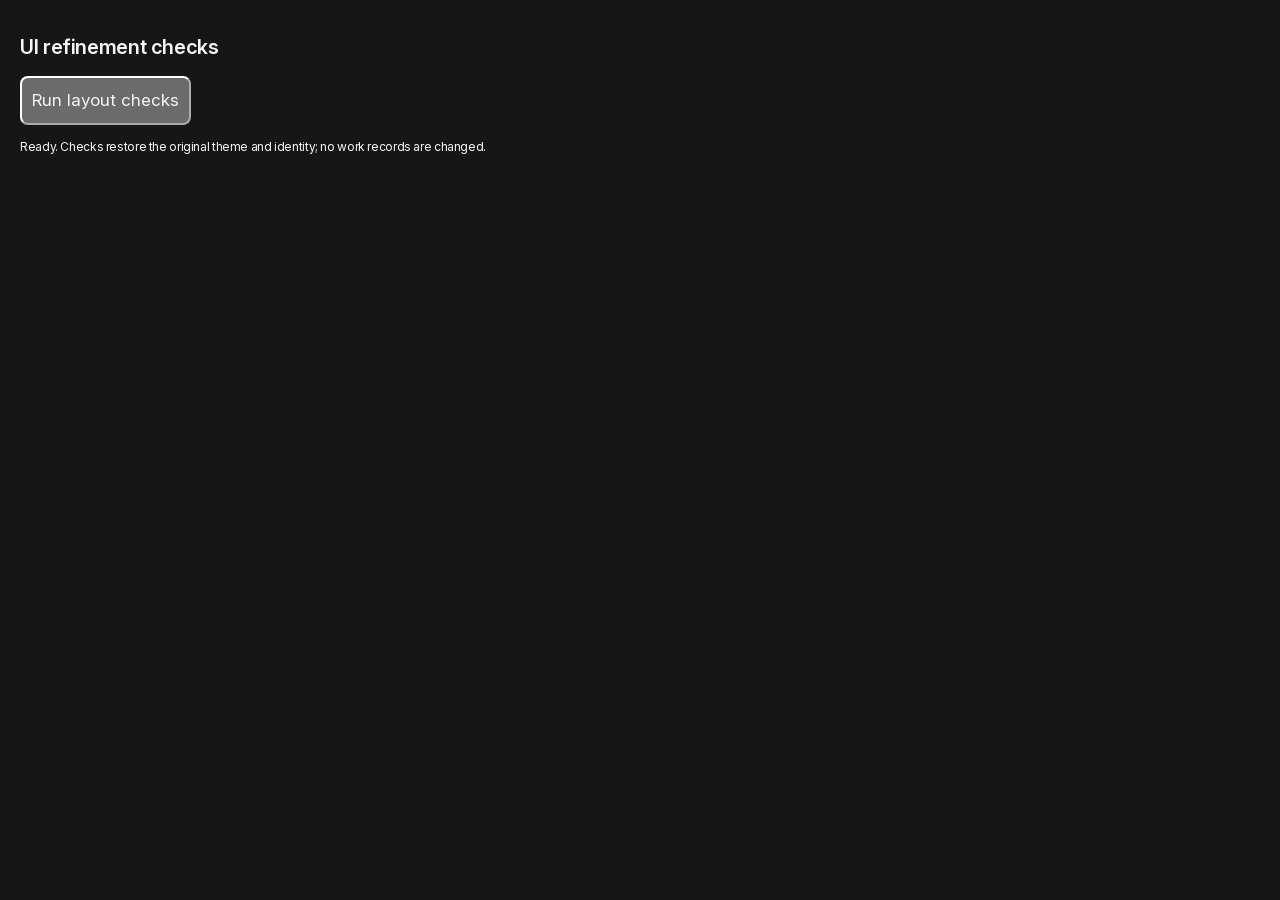
<file: tests/ui-refinement.html>
<!doctype html><html lang="en" data-theme="dark" data-accent="monochrome"><head>
<meta charset="utf-8"><meta name="viewport" content="width=device-width,initial-scale=1"><title>UI refinement checks · v2.2</title>
<link rel="stylesheet" href="../src/styles.css?v=2.2&rev=9">
<link rel="stylesheet" href="../src/apple-interface.css?v=2.4&amp;rev=4"><link rel="stylesheet" href="../src/apple-public.css?v=2.4&amp;rev=4">
<style>@import url("../src/fonts.css");.qa-tools{padding:20px}.qa-tools h1{font-size:20px}.qa-tools button{padding:10px}#results{white-space:pre-wrap;font:12px/1.6 "Inter", Arial, sans-serif}.qa-anchor{position:fixed;z-index:1003;transform:translateZ(0);overflow:hidden;width:156px;height:44px}.qa-anchor .toolbar-controls{margin:0}</style>
</head><body><div class="qa-tools"><h1>UI refinement checks</h1><button id="run" disabled>Run layout checks</button><pre id="results" role="status">Loading production components…</pre></div><div id="fixture"></div><div id="corners"></div>
<script type="module">
import { staffShell } from '../src/staffPages.js?v=2.2&rev=5';
import { toolbarControls, publicHeader } from '../src/pageShared.js?v=2.2&rev=5';
import { syncFloatingControls } from '../src/floatingControls.js?v=2.2&rev=5';
import { syncSidebarSelection } from '../src/sidebarSelection.js?v=2.2&rev=5';
import { commitPage } from '../src/pageCommit.js?v=2.2&rev=5';
import { authService, DEMO_ROLE_STORAGE_KEY } from '../src/authService.js?v=2.2&rev=5';
const root=document.querySelector('#fixture'), corners=document.querySelector('#corners'), results=document.querySelector('#results'), run=document.querySelector('#run');
const frame=()=>new Promise(requestAnimationFrame);
const settle=async()=>{await frame();await frame();};
const close=()=>document.querySelectorAll('.toolbar-controls details[open]').forEach(p=>p.open=false);
const almost=(a,b)=>Math.abs(a-b)<.6;
const rect=(s)=>root.querySelector(s).getBoundingClientRect();
run.disabled=false;results.textContent='Ready. Checks restore the original theme and identity; no work records are changed.';
run.onclick=async()=>{
 run.disabled=true;results.textContent='Running layout checks…';const passed=[];const savedRole=localStorage.getItem(DEMO_ROLE_STORAGE_KEY), savedTheme=document.documentElement.dataset.theme;
 const check=(value,label)=>{if(!value)throw Error(label);passed.push('PASS · '+label);};
 try{
 authService.switchRole('demo-person-02');
 for(const theme of ['dark','light']){
  document.documentElement.dataset.theme=theme;
  commitPage(root,staffShell('<article class="metric-card"><strong>Preview</strong></article><section class="detail-section"><input aria-label="Preview input"><div class="review-card">Secondary glass</div></section>'));
  syncFloatingControls(root);syncSidebarSelection(root);await settle();
  const summaries=[...root.querySelectorAll('.toolbar-controls > :is(.appearance-controls,.role-switcher,.inbox-picker)')];
  check(summaries.length===3&&summaries[0].matches('.appearance-controls')&&summaries[1].matches('.role-switcher')&&summaries[2].matches('.inbox-picker'),theme+' toolbar order is Appearance → Identity → Inbox');
  const boxes=[...root.querySelectorAll('.toolbar-controls > .appearance-controls summary,.toolbar-controls > .role-switcher > summary,.toolbar-controls > .inbox-picker > summary')].map(e=>e.getBoundingClientRect());
  check(boxes.every(r=>almost(r.width,44)&&almost(r.height,44)&&almost(r.top,boxes[0].top)),theme+' toolbar controls have equal dimensions and vertical alignment');
  const centered=[...root.querySelectorAll('.toolbar-controls > .appearance-controls summary,.toolbar-controls > .role-switcher > summary,.toolbar-controls > .inbox-picker > summary')].every(summary=>{const outer=summary.getBoundingClientRect(),inner=summary.firstElementChild.getBoundingClientRect();return almost(outer.x+outer.width/2,inner.x+inner.width/2)&&almost(outer.y+outer.height/2,inner.y+inner.height/2);});
  check(centered,theme+' toolbar glyphs and initials are centered inside their control faces');
  check(root.querySelector('.role-trigger-initials').textContent==='LT'&&!root.querySelector('.role-trigger-name'),theme+' collapsed identity contains initials only');
  check(!root.querySelector('[type="range"], [data-action="set-accent"]'),theme+' adjustable transparency and saturated accent controls are absent');
  const toolbar=rect('.staff-toolbar'), inbox=rect('.inbox-picker > summary');
  check(toolbar.right-inbox.right>=19&&inbox.top-toolbar.top>=15,theme+' toolbar controls retain comfortable edge clearance');
  if(innerWidth>=768){
   const brand=rect('.sidebar-brand .brand svg'),side=rect('.staff-sidebar'),back=rect('.back-public svg');
   check(almost(brand.left-side.left,brand.top-side.top)&&almost(back.left-side.left,side.bottom-back.bottom),theme+' sidebar top-left and bottom-left corners mirror their insets');
   check([...root.querySelectorAll('.sidebar-link > span:first-child')].every(e=>almost(e.getBoundingClientRect().left,brand.left))&&almost(back.left,brand.left),theme+' logo, navigation icons, and back arrow share a leading rail');
  }
  check([...root.querySelectorAll('.metric-card,.detail-section')].every(e=>getComputedStyle(e).borderTopLeftRadius==='18px')&&getComputedStyle(root.querySelector('.review-card')).borderTopLeftRadius==='8px'&&getComputedStyle(root.querySelector('.toolbar-controls summary')).borderTopLeftRadius==='50%',theme+' utility cards, nested panels, and circular controls use the Apple radius scale');
  const primary=getComputedStyle(root.querySelector('.metric-card')).backgroundColor,secondary=getComputedStyle(root.querySelector('.review-card')).backgroundColor;
  check(!primary.startsWith('rgba')&&[...root.querySelectorAll('.metric-card,.detail-section,.review-card,.toolbar-controls summary')].every(e=>getComputedStyle(e).backgroundImage==='none'&&getComputedStyle(e).boxShadow==='none'),theme+' interface surfaces are flat, without decorative gradients or shadows');
  const initial=[...root.querySelectorAll('.sidebar-link')].map(e=>e.getBoundingClientRect());
  commitPage(root,staffShell('<p>Another page</p>','hours'));syncFloatingControls(root);syncSidebarSelection(root);await settle();
  check([...root.querySelectorAll('.sidebar-link')].every((e,i)=>almost(e.getBoundingClientRect().x,initial[i].x)&&almost(e.getBoundingClientRect().y,initial[i].y)&&almost(e.getBoundingClientRect().height,initial[i].height)),theme+' selected and unselected rows retain identical geometry');
  close();
  for(const vertical of ['top','bottom'])for(const horizontal of ['left','right']){
   const anchor=document.createElement('div');anchor.className='qa-anchor';anchor.style[vertical]='22px';anchor.style[horizontal]='22px';anchor.innerHTML=toolbarControls();corners.append(anchor);syncFloatingControls(corners);
   for(const selector of ['.accent-picker','.role-switcher','.inbox-picker']){
    const picker=anchor.querySelector(selector);picker.querySelector('summary').click();await settle();
    const menu=picker.querySelector('.viewport-menu');
    if(!matchMedia('(prefers-reduced-motion: reduce)').matches)check(getComputedStyle(menu).animationName==='liquid-menu-in'&&getComputedStyle(menu).animationDuration==='0.28s',`${theme} ${vertical}-${horizontal} ${selector} uses the shared menu opening motion`);
    await Promise.all(menu.getAnimations().map(a=>a.finished.catch(()=>{})));
    const r=menu.getBoundingClientRect();
    check(r.left>=20&&r.top>=20&&r.right<=innerWidth-20&&r.bottom<=innerHeight-20,`${theme} ${vertical}-${horizontal} ${selector} stays inside viewport gutters`);
    check(menu.contains(document.elementFromPoint(r.left+r.width/2,r.top+Math.min(r.height/2,30))),`${theme} ${vertical}-${horizontal} ${selector} escapes the clipped glass parent`);
    if(selector==='.role-switcher'){
     picker.querySelector('.role-create-account > summary').click();await settle();
     const input=picker.querySelector('input');const ir=input.getBoundingClientRect();
     check(ir.top>=r.top&&ir.bottom<=r.bottom&&document.activeElement===input,`${theme} ${vertical}-${horizontal} nested account form stays reachable`);
    }
    picker.open=false;await settle();
   }
   anchor.remove();syncFloatingControls(corners);
  }
  commitPage(root,publicHeader({menuOpen:false}));syncFloatingControls(root);await settle();
  check(document.documentElement.scrollWidth<=innerWidth,theme+' public header fits the viewport');
  check([...root.querySelectorAll('.toolbar-controls > .appearance-controls summary,.toolbar-controls > .role-switcher > summary,.toolbar-controls > .inbox-picker > summary')].every(summary=>{const a=summary.getBoundingClientRect(),b=summary.firstElementChild.getBoundingClientRect();return almost(a.x+a.width/2,b.x+b.width/2)&&almost(a.y+a.height/2,b.y+b.height/2);}),theme+' public header glyphs and initials remain centered');
 }
 results.textContent=passed.length+' layout checks passed at '+innerWidth+'px\n'+passed.join('\n');
 }catch(error){results.textContent=passed.join('\n')+'\nFAIL · '+error.message;}
 finally{close();corners.replaceChildren();root.replaceChildren();document.documentElement.dataset.theme=savedTheme;authService.switchRole(savedRole||'demo-person-01');run.disabled=false;}
};
</script></body></html>
</file>
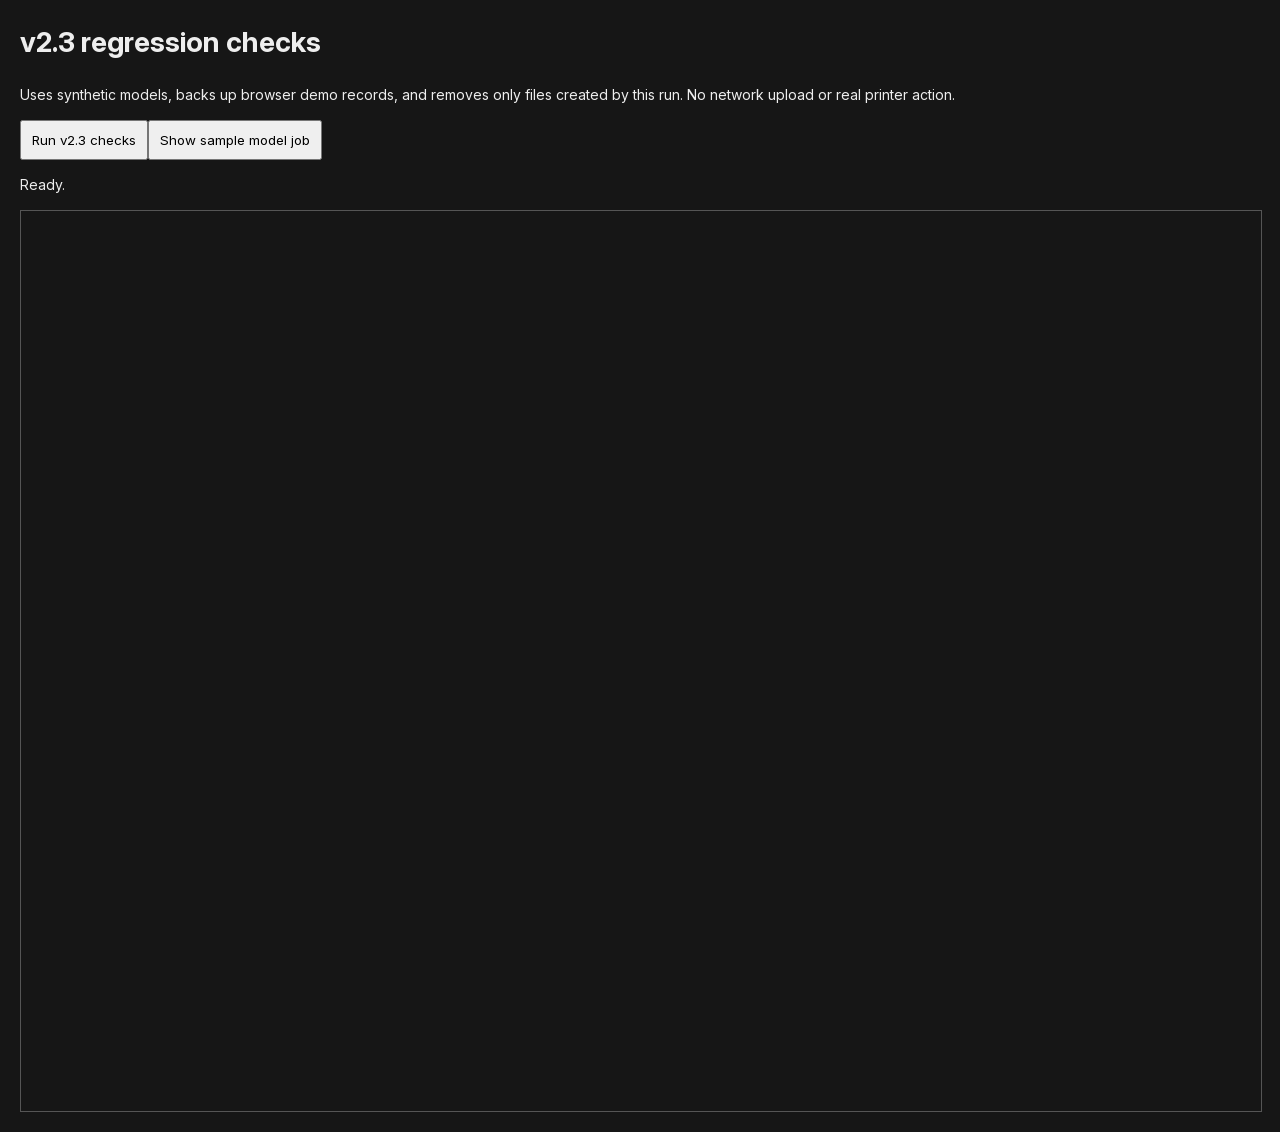
<file: tests/v23-regression.html>
<!doctype html><html lang="en"><meta charset="utf-8"><meta name="viewport" content="width=device-width,initial-scale=1"><title>v2.3 regression checks</title><style>@import url("../src/fonts.css");body{font:14px/1.6 "Inter", Arial, sans-serif;background:#161616;color:#eee;margin:20px}button{padding:10px;cursor:pointer}pre{white-space:pre-wrap}iframe{width:100%;height:900px;border:1px solid #555;display:block}</style><h1>v2.3 regression checks</h1><p>Uses synthetic models, backs up browser demo records, and removes only files created by this run. No network upload or real printer action.</p><button id="run">Run v2.3 checks</button><button id="show">Show sample model job</button><pre id="result">Ready.</pre><iframe id="app-frame" title="Production app under test"></iframe><script type="module">
import { jobsService, LOCAL_DATA_KEYS } from '../src/services.js?v=2.2&rev=5';
import { authService } from '../src/authService.js?v=2.2&rev=5';
import { modelFilesStore, jobAttachments } from '../src/modelFilesStore.js?v=2.3';
const frame=document.querySelector('iframe'),result=document.querySelector('#result'),key='three-d-print-farm-demo-v3',passed=[];
let savedIds=[],backup=null,jobId='';
const doc=()=>frame.contentDocument, win=()=>frame.contentWindow;
const check=(ok,label)=>{if(!ok)throw new Error(label);passed.push('PASS · '+label);result.textContent=passed.join('\n');};
const wait=async(fn,label)=>{const until=Date.now()+25000;while(Date.now()<until){if(fn())return;await new Promise(r=>setTimeout(r,40));}throw new Error('Timed out: '+label+' · '+(doc()?.querySelector('.model-preview-message')?.textContent||''));};
const settle=()=>new Promise(r=>setTimeout(r,330));
const route=async(hash,selector)=>{win().location.hash=hash;await wait(()=>doc()?.querySelector(selector)&&(!hash.startsWith('#/staff/jobs/')||doc().querySelector('.job-model-files')?.dataset.jobId===hash.split('/').pop()),'route '+hash);};
const digest=async file=>Array.from(new Uint8Array(await crypto.subtle.digest('SHA-256',await file.arrayBuffer()))).join(',');
async function setup(){
 backup=Object.fromEntries(LOCAL_DATA_KEYS.map(k=>[k,localStorage.getItem(k)]));
 sessionStorage.setItem('printfarm-v23-qa-backup',JSON.stringify(backup));
 localStorage.setItem(key,JSON.stringify({jobs:[],notifications:[],inventory:[{id:'v23-gray',material:'PLA',color:'Demo gray',hexColor:'#808080',available:true,lowStock:false}],contributions:[],hours:{transactions:[],requests:[]}}));
 authService.switchRole('demo-person-01');
 const files=await Promise.all(['stl','obj','3mf'].map(async extension=>new File([await(await fetch('./fixtures/test-part.'+extension)).arrayBuffer()],'Demo original.'+extension)));
 const job=await jobsService.createJob({submissionKey:crypto.randomUUID(),projectName:'Demo model inspection',file:{name:files[0].name,sizeBytes:files[0].size},modelFiles:files,inventoryId:'v23-gray',material:'PLA',color:'Demo gray'});
 savedIds=job.attachments.map(file=>file.id);jobId=job.id;
 authService.switchRole('demo-person-04');await jobsService.reviewRequest(job.id,'approved');
 authService.switchRole('demo-person-02');await jobsService.claimJob(job.id);
 frame.src='../index.html#/staff/jobs/'+jobId;
 await wait(()=>doc()?.querySelector('.job-model-files'),'job details');
 return {files,job};
}
async function cleanup(){frame.src='about:blank';await modelFilesStore.remove(savedIds);for(const[k,v]of Object.entries(backup||{})){if(v===null)localStorage.removeItem(k);else localStorage.setItem(k,v);}sessionStorage.removeItem('printfarm-v23-qa-backup');}
document.querySelector('#show').onclick=async()=>{try{if(!backup)await setup();else frame.src='../index.html#/staff/jobs/'+jobId;result.textContent='Synthetic model job ready. Reload and download from the frame; use Run checks to restore previous records.';}catch(e){result.textContent='FAIL · '+e.message;}};
document.querySelector('#run').onclick=async()=>{
 const button=document.querySelector('#run');button.disabled=true;passed.length=0;
 try{
 if(backup){await cleanup();backup=null;}
 const {files,job}=await setup();
 check(job.attachments.length===3,'Multiple originals are saved as separate attachments');
 for(let i=0;i<files.length;i++)check(await digest(files[i])===await digest(await modelFilesStore.get(savedIds[i])),'Original '+files[i].name+' is byte-for-byte identical after IndexedDB read');

 const beforeFailure=JSON.parse(localStorage.getItem(key)).jobs.length;
 const nativeAdd=IDBObjectStore.prototype.add;
 IDBObjectStore.prototype.add=function(){throw new DOMException('Synthetic storage limit','QuotaExceededError');};
 let storageRejected=false;
 try{await jobsService.createJob({submissionKey:crypto.randomUUID(),projectName:'Storage failure demo',file:{name:files[0].name,sizeBytes:files[0].size},modelFiles:[files[0]],material:'PLA',color:'Demo gray',inventoryId:'v23-gray'});}catch{storageRejected=true;}finally{IDBObjectStore.prototype.add=nativeAdd;}
 check(storageRejected&&JSON.parse(localStorage.getItem(key)).jobs.length===beforeFailure,'Unavailable file storage rejects submission without creating a partial job');
 await wait(()=>doc().querySelector('.job-model-preview canvas'),'STL viewer');await wait(()=>!doc().querySelector('[data-action="reset-job-camera"]').disabled,'STL ready');check(true,'STL preview loads in real job details');
 for(const[index,extension]of [[1,'OBJ'],[2,'3MF']]){
 doc().querySelector('[data-action="preview-job-file"][data-index="'+index+'"]').click();await wait(()=>doc().querySelector('[data-preview-name]').textContent.endsWith(extension.toLowerCase()),extension+' selected');await wait(()=>!doc().querySelector('[data-action="reset-job-camera"]').disabled,extension+' ready');check(true,extension+' preview loads with the existing viewer');
 }
 doc().querySelector('[data-action="reset-job-camera"]').click();check(true,'Reset view remains available after changing files');
 const downloads=[];const nativeClick=win().HTMLAnchorElement.prototype.click;
 win().HTMLAnchorElement.prototype.click=function(){if(this.download)downloads.push({name:this.download,href:this.href});else nativeClick.call(this);};
 for(let i=0;i<files.length;i++){
  doc().querySelector('[data-action="download-job-file"][data-index="'+i+'"]').click();await wait(()=>downloads.length===i+1,'download '+i);
  const fetched=await(await fetch(downloads[i].href)).blob();check(downloads[i].name===files[i].name&&await digest(fetched)===await digest(files[i]),'Download preserves original filename and exact '+files[i].name+' bytes');
 }
 win().HTMLAnchorElement.prototype.click=nativeClick;
 const sidebar=doc().querySelector('.staff-sidebar'), shell=doc().querySelector('.staff-app');
 if(shell.dataset.sidebarCollapsed==='true'){doc().querySelector('[data-action="toggle-sidebar"]').click();await settle();}
 const centers=[...doc().querySelectorAll('.sidebar-link svg')].map(icon=>icon.getBoundingClientRect().y);
 doc().querySelector('[data-action="toggle-sidebar"]').click();await settle();
 check(shell.dataset.sidebarCollapsed==='true'&&doc().querySelector('[data-action="toggle-sidebar"]').getAttribute('aria-expanded')==='false','Click collapses sidebar and updates its accessible state');
 check([...doc().querySelectorAll('.sidebar-link svg')].every((icon,i)=>Math.abs(icon.getBoundingClientRect().y-centers[i])<.5),'Collapsing preserves navigation icon vertical positions');
 check(sidebar.getBoundingClientRect().x===0&&sidebar.getBoundingClientRect().y===0,'Sidebar remains flush with top and left page edges');
 const compactWidth=sidebar.getBoundingClientRect().width;
 sidebar.dispatchEvent(new (win().MouseEvent)('mouseenter',{bubbles:true}));sidebar.dispatchEvent(new (win().MouseEvent)('mouseover',{bubbles:true}));await settle();
 check(shell.dataset.sidebarCollapsed==='true'&&Math.abs(sidebar.getBoundingClientRect().width-compactWidth)<.5,'Hover never expands or floats the sidebar');
 for(const[hash,selector]of [['#/staff/active','.active-job-card'],['#/staff/materials','.materials-inventory'],['#/staff/hours','.hours-request-form'],['#/staff','.overview-job-table'],['#/staff/jobs/'+job.id,'.job-model-files']]){
 await route(hash,selector);check(doc().querySelector('.staff-sidebar')===sidebar&&doc().querySelector('.staff-app').dataset.sidebarCollapsed==='true','Retains compact sidebar while navigating to '+hash);
 }
 for(let i=0;i<12;i++)doc().querySelector('[data-action="toggle-sidebar"]').click();await settle();check(doc().querySelector('.staff-app').dataset.sidebarCollapsed==='true','Twelve rapid toggles settle consistently');
 const refreshed=new Promise(resolve=>frame.addEventListener('load',resolve,{once:true}));win().location.reload();await refreshed;
 await wait(()=>doc()?.querySelector('.job-model-files'),'reloaded files');await wait(()=>!doc().querySelector('[data-action="reset-job-camera"]').disabled,'reloaded preview');
 check(doc().querySelector('.staff-app').dataset.sidebarCollapsed==='true','Sidebar selection survives page reload');check(!doc().querySelector('[data-action="download-job-file"]').disabled,'Original model remains available after reload');
 await route('#/staff','.overview-job-table');
 for(const theme of ['dark','light']){
 doc().documentElement.dataset.theme=theme;await settle();
 const row=doc().querySelector('.overview-job-table tbody tr'),panel=row.closest('.staff-section');check(win().getComputedStyle(row).backgroundColor===win().getComputedStyle(panel).backgroundColor,'Job row matches panel surface in '+theme+' mode');
 await route('#/staff/active','.active-job-card');const card=doc().querySelector('.active-job-card');check(win().getComputedStyle(card).backgroundColor===win().getComputedStyle(doc().documentElement).getPropertyValue('--surface-main').trim()||win().getComputedStyle(card).backgroundColor===win().getComputedStyle(doc().body).backgroundColor,'Active job card uses shared surface in '+theme+' mode');await route('#/staff','.overview-job-table');
 }
 const stored=JSON.parse(localStorage.getItem(key));const current=stored.jobs[0];
 const corrupt=(await modelFilesStore.save([new File(['broken geometry'],'Broken.stl')]))[0];savedIds.push(corrupt.id);
 stored.jobs.push({...current,id:'v23-corrupt',projectName:'Corrupt model demo',attachments:[corrupt]},{...current,id:'v23-missing',projectName:'Missing model demo',attachments:[{id:'does-not-exist',name:'Missing.obj'}]},{...current,id:'v23-legacy',projectName:'Legacy filename demo',attachments:[]},{...current,id:'v23-empty',projectName:'No files demo',fileName:'',attachments:[]});
 // Unsupported legacy originals can still be downloaded even if no loader is available.
 const db=await new Promise((resolve,reject)=>{const req=indexedDB.open('three-d-print-farm-model-files',1);req.onsuccess=()=>resolve(req.result);req.onerror=()=>reject(req.error);});
 const unsupported={id:crypto.randomUUID(),name:'Original.step',sizeBytes:4,type:'',blob:new Blob(['STEP'])};savedIds.push(unsupported.id);
 await new Promise((resolve,reject)=>{const tx=db.transaction('originals','readwrite');tx.objectStore('originals').add(unsupported);tx.oncomplete=resolve;tx.onerror=reject;});db.close();
 stored.jobs.push({...current,id:'v23-unsupported',projectName:'Unsupported file demo',attachments:[{id:unsupported.id,name:unsupported.name,sizeBytes:4}]});localStorage.setItem(key,JSON.stringify(stored));
 await route('#/staff/jobs/v23-corrupt','.job-model-files');await wait(()=>doc().querySelector('[data-file-status]')?.textContent.includes('could not be previewed'),'corrupt error');check(!doc().querySelector('[data-action="download-job-file"]').disabled,'Corrupt geometry reports an error but preserves the original download');
 await route('#/staff/jobs/v23-missing','.job-model-files');await wait(()=>doc().querySelector('[data-file-status]')?.textContent.includes('unavailable'),'missing file');check(doc().querySelector('[data-action="download-job-file"]').disabled,'Missing originals cannot trigger a fabricated download');
 await route('#/staff/jobs/v23-legacy','.job-model-files');check(doc().querySelector('[data-file-status]').textContent.includes('filename only'),'Legacy filename-only record is explained clearly');
 await route('#/staff/jobs/v23-empty','.job-model-files');check(doc().querySelector('.job-file-empty').textContent.includes('No model files'),'Jobs without files render a clean empty state');
 await route('#/staff/jobs/v23-unsupported','.job-model-files');await wait(()=>!doc().querySelector('[data-action="download-job-file"]').disabled,'unsupported original');check(doc().querySelector('[data-action="preview-job-file"]').disabled&&doc().querySelector('[data-file-status]').textContent.includes('unsupported'),'Unsupported format allows original download and disables preview');

 authService.switchRole('demo-person-03');win().location.reload();await wait(()=>doc()?.querySelector('.staff-app')?.dataset.identityId==='demo-person-03','senior identity');
 for(const[hash,selector]of [['#/staff/materials/new','[data-form="inventory-add"]'],['#/staff/materials/v23-gray','[data-form="inventory-update"]']]){await route(hash,selector);check(doc().querySelector('.staff-app').dataset.sidebarCollapsed==='true','Compact sidebar also persists on '+hash);}
 authService.switchRole('demo-person-04');win().location.reload();await wait(()=>doc()?.querySelector('.staff-app')?.dataset.identityId==='demo-person-04','supervisor identity');
 await route('#/staff/hours/staff/demo-person-02','.hours-staff-detail');check(doc().querySelector('.staff-app').dataset.sidebarCollapsed==='true','Compact sidebar persists on supervisor staff-hours details');
 await route('#/staff/jobs/v23-unsupported','.job-model-files');
 for(const width of [1440,1024,768,390,320]){
 frame.style.width=width+'px';await settle();
 for(const collapsed of [false,true]){if((doc().querySelector('.staff-app').dataset.sidebarCollapsed==='true')!==collapsed)doc().querySelector('[data-action="toggle-sidebar"]').click();await settle();check(doc().documentElement.scrollWidth<=width+1,'No document overflow at '+width+'px with '+(collapsed?'compact':'expanded')+' navigation');}
 }

 // Preserve the latest main-branch MakerWorld preview and link-only submission.
 await route('#/get-started','#model-link-url');
 const actualFetch=win().fetch.bind(win());
 win().fetch=(resource,options)=>{
  const url=String(resource);
  if(url.startsWith('https://api.bambulab.com/')||url.startsWith('https://makerworld.com/api/')||url.startsWith('https://api.microlink.io/'))return Promise.resolve(new (win().Response)(JSON.stringify({title:'Synthetic MakerWorld fixture',designCreator:{name:'Demo creator'}}),{status:200,headers:{'content-type':'application/json'}}));
  return actualFetch(resource,options);
 };
 const modelUrl='https://makerworld.com/en/models/12345-synthetic-fixture';
 const linkInput=doc().querySelector('#model-link-url');linkInput.value=modelUrl;linkInput.dispatchEvent(new (win().Event)('input',{bubbles:true}));
 await wait(()=>doc().querySelector('.makerworld-card')?.textContent.includes('Synthetic MakerWorld fixture'),'MakerWorld card');check(true,'Preserves MakerWorld preview cards with mocked model metadata');
 doc().querySelector('[data-action="wizard-next"]').click();await wait(()=>doc().querySelector('.filament-palette'),'link print settings');
 const choice=doc().querySelector('input[name="inventoryId"]');choice.checked=true;choice.dispatchEvent(new (win().Event)('change',{bubbles:true}));
 doc().querySelector('[data-action="wizard-next"]').click();await wait(()=>doc().querySelector('[data-field="projectName"]'),'link project details');
 const name=doc().querySelector('[data-field="projectName"]');name.value='Synthetic model-link request';name.dispatchEvent(new (win().Event)('input',{bubbles:true}));
 doc().querySelector('[data-action="wizard-next"]').click();await wait(()=>doc().querySelector('[data-action="submit-request"]'),'link review');
 doc().querySelector('[data-action="submit-request"]').click();await wait(()=>JSON.parse(localStorage.getItem(key)).jobs.some(item=>item.projectName==='Synthetic model-link request'),'link submission');
 const linked=JSON.parse(localStorage.getItem(key)).jobs.find(item=>item.projectName==='Synthetic model-link request');
 check(linked.modelUrl===modelUrl&&linked.attachments.length===0,'Link-only wizard submission preserves the URL without inventing an original file');
 await jobsService.reviewRequest(linked.id,'approved');await route('#/staff/jobs/'+linked.id,'.job-model-files');
 check(doc().querySelector('.staff-content').textContent.includes(modelUrl)&&doc().querySelector('.job-file-empty').textContent.includes('model link')&&!doc().querySelector('[data-action="download-job-file"]'),'Staff details preserve the model link and explain the absence of original bytes');
 result.textContent=passed.length+' v2.3 checks passed\n'+passed.join('\n');
 }catch(e){result.textContent=passed.join('\n')+'\nFAIL · '+e.message;console.error(e);}
 finally{await cleanup();backup=null;button.disabled=false;frame.style.width='100%';}
};
</script></html>
</file>
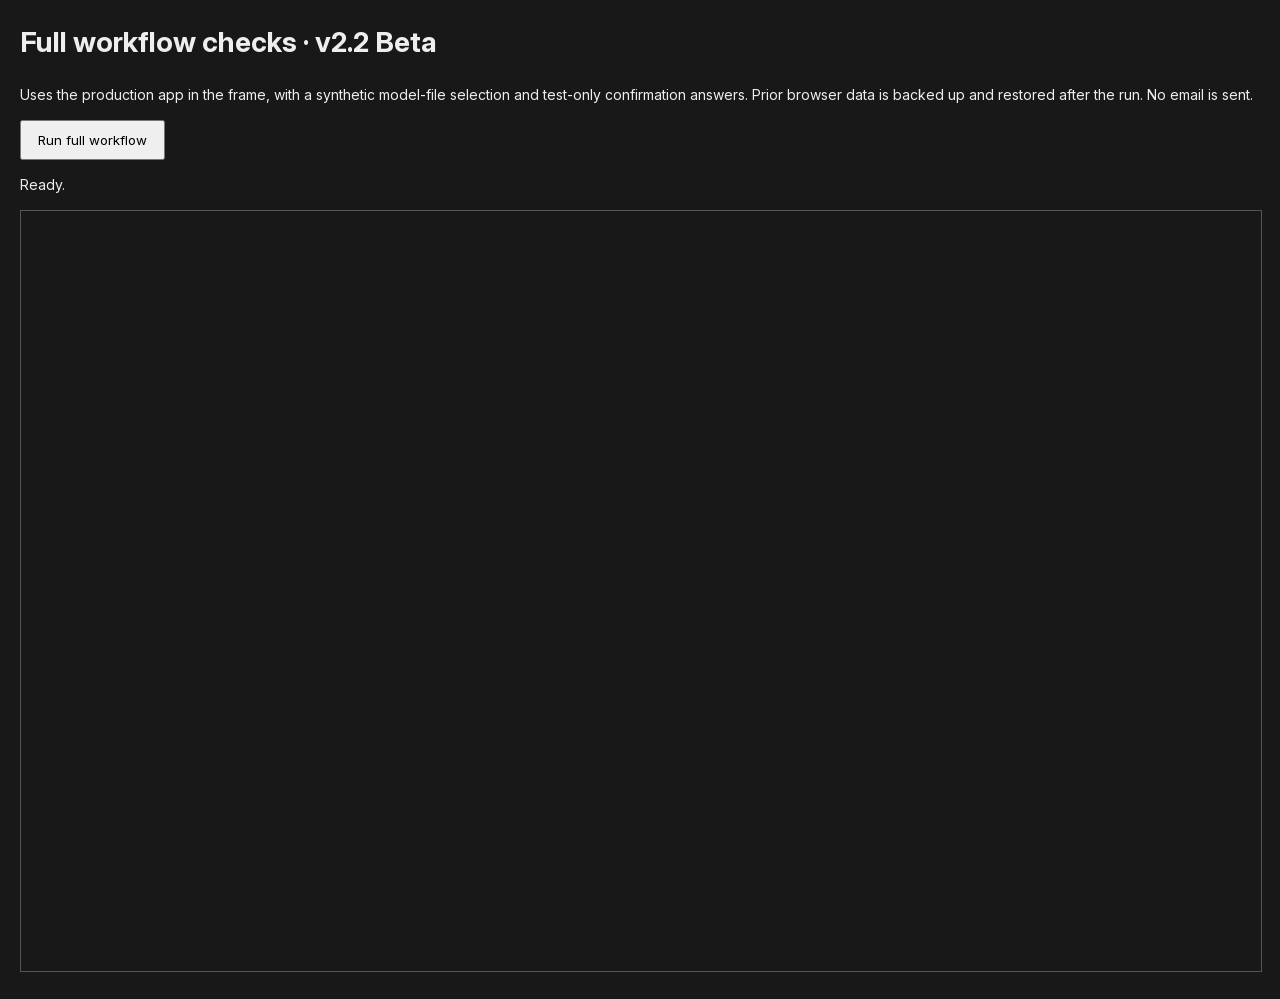
<file: tests/workflow-e2e.html>
<!doctype html><html lang="en"><head><meta charset="utf-8"><meta name="viewport" content="width=device-width,initial-scale=1"><title>Full workflow checks · v2.2</title><style>@import url("../src/fonts.css");body{font:14px/1.6 "Inter", Arial, sans-serif;background:#181818;color:#eee;margin:20px}button{padding:10px 16px;cursor:pointer}pre{white-space:pre-wrap}iframe{width:100%;height:760px;border:1px solid #555}</style></head><body><h1>Full workflow checks · v2.2 Beta</h1><p>Uses the production app in the frame, with a synthetic model-file selection and test-only confirmation answers. Prior browser data is backed up and restored after the run. No email is sent.</p><button id="run" disabled>Run full workflow</button><pre id="result" role="status">Ready.</pre><iframe title="Production app under test" id="app-frame"></iframe><script>window.addEventListener("error",event=>{document.querySelector("#result").textContent="FAIL · "+event.message;});</script><script type="module">
import { modelFilesStore } from '../src/modelFilesStore.js?v=2.3';
import { LOCAL_DATA_KEYS, jobsService } from '../src/services.js?v=2.2&rev=5';
const frame=document.querySelector('iframe'), result=document.querySelector('#result'), run=document.querySelector('#run');
const key='three-d-print-farm-demo-v3';const read=()=>JSON.parse(localStorage.getItem(key));
run.onclick=async()=>{
 run.disabled=true;result.textContent='Running…';const passed=[];const savedModelIds=[];
 const backup=Object.fromEntries(LOCAL_DATA_KEYS.map(k=>[k,localStorage.getItem(k)]));
 sessionStorage.setItem('printfarm-workflow-qa-backup',JSON.stringify(backup));
 let observer=null;
 const check=(condition,label)=>{if(!condition)throw new Error(label);passed.push('PASS · '+label);result.textContent=passed.join('\n');};
 const wait=async(predicate,label)=>{const deadline=Date.now()+20000;while(Date.now()<deadline){if(predicate())return;await new Promise(resolve=>setTimeout(resolve,30));}throw new Error('Timed out: '+label+' · '+(frame.contentDocument?.querySelector('#file-feedback')?.textContent||frame.contentDocument?.querySelector('#toast-root')?.textContent||''));};
 const doc=()=>frame.contentDocument;
 const find=(selector)=>{const e=doc().querySelector(selector);if(!e)throw new Error('Control not found: '+selector);return e;};
 const click=(selector)=>find(selector).click();
 const input=(selector,value)=>{const e=find(selector);e.value=value;e.dispatchEvent(new frame.contentWindow.Event('input',{bubbles:true}));e.dispatchEvent(new frame.contentWindow.Event('change',{bubbles:true}));};
 const action=(name)=>click('[data-action="'+name+'"]');
 const select=async(number)=>{click('.role-switcher > summary');click('[data-identity-id="demo-person-'+String(number).padStart(2,'0')+'"]');await wait(()=>doc().querySelector('.staff-app')?.dataset.identityId==='demo-person-'+String(number).padStart(2,'0')||doc().querySelector('.role-switcher summary')?.getAttribute('aria-label')?.includes(number===1?'Mr. Q':'never'),'identity switch');};
 const route=async(hash,selector)=>{frame.contentWindow.location.hash=hash;await wait(()=>doc().querySelector(selector),'route '+hash);};
 try{
 localStorage.setItem(key,JSON.stringify({jobs:[],notifications:[],inventory:[{id:'qa-full',material:'PLA',color:'QA Gray',hexColor:'#808080',available:true,lowStock:false}],contributions:[],hours:{transactions:[],requests:[]}}));localStorage.setItem('three-d-print-farm-demo-role','demo-person-01');
 frame.src='../index.html#/get-started';await wait(()=>doc()?.querySelector('#model-file'),'request wizard');
 frame.contentWindow.confirm=()=>true;frame.contentWindow.prompt=()=> 'Rotate the model before printing.';
 const bytes=await(await fetch('./fixtures/test-part.stl')).arrayBuffer();const transfer=new frame.contentWindow.DataTransfer();transfer.items.add(new frame.contentWindow.File([bytes],'test-part.stl',{type:'model/stl'}));find('#model-file').files=transfer.files;find('#model-file').dispatchEvent(new frame.contentWindow.Event('change',{bubbles:true}));
 await wait(()=>doc().querySelector('.model-preview-message')?.textContent.includes('Drag to orbit'),'model preview');check(true,'Real request wizard accepts and previews the synthetic STL selection');
 action('wizard-next');await wait(()=>doc().querySelector('[data-inventory-id]')||doc().querySelector('.filament-palette'),'filament choices');
 const radio=find('input[type="radio"][name="inventoryId"], .filament-palette input[type="radio"]');radio.checked=true;radio.dispatchEvent(new frame.contentWindow.Event('change',{bubbles:true}));
 action('wizard-next');await wait(()=>doc().querySelector('[data-field="projectName"]'),'project details');input('[data-field="projectName"]','QA full workflow bracket');
 action('wizard-next');await wait(()=>doc().querySelector('[data-action="submit-request"]'),'review');action('submit-request');await wait(()=>read().jobs.length===1,'request saved');
 const jobId=read().jobs[0].id;savedModelIds.push(...(read().jobs[0].attachments||[]).map(file=>file.id));check(read().jobs[0].status==='SUBMITTED','Level 1 submission starts pending supervisor review');
 await route('#/my-jobs','.request-row');check(find('.request-row').textContent.includes('QA full workflow bracket'),'My Print Jobs lists the owning submitter’s new request');
 const row=find('.request-row'),link=find('.request-row-action');check(getComputedStyle(link).justifyContent==='flex-start'&&getComputedStyle(link,'::after').position==='absolute','Card link covers the row and keeps the arrow beside View details');
 link.click();await wait(()=>doc().querySelector('.job-progress'),'own print progress');check(find('.progress-stage.is-current').textContent.includes('Supervisor review'),'Submitter progress shows the pending review');
 click('.role-switcher > summary');click('[data-identity-id="demo-person-02"]');await route('#/staff','.staff-app');await wait(()=>doc().querySelector('.staff-app')?.dataset.identityId==='demo-person-02','member dashboard');
 check(!find('.staff-content').textContent.includes('QA full workflow bracket'),'Pending request is absent from member overview');
 await route('#/staff/jobs/'+encodeURIComponent(jobId),'.empty-state');check(!doc().querySelector('[data-action="claim-job"]'),'Direct details route cannot expose or claim the pending job');
 await select(4);await route('#/staff','.supervisor-review-queue');click('.inbox-picker > summary');await wait(()=>doc().querySelector('.inbox-entry'),'initial review notification');click('.inbox-entry');await wait(()=>doc().querySelector('.inbox-detail [data-action="approve-job"]'),'review actions');
 check(!read().inbox.some(item=>item.userId==='demo-person-04'&&item.kind==='initial-review'),'Opening initial review removes its inbox record');action('approve-job');await wait(()=>read().jobs[0].status==='APPROVED','initial approval');check(read().jobs[0].initialApproval.byId==='demo-person-04','Supervisor approval is saved through the real notification action');
 await select(2);click('.inbox-picker > summary');await wait(()=>doc().querySelector('.inbox-entry'),'new job alert');click('.inbox-entry');await wait(()=>doc().querySelector('.inbox-detail [data-action="claim-job"]'),'claim action');action('claim-job');await wait(()=>read().jobs[0].assignedStaffId==='demo-person-02','claim');
 await route('#/staff/jobs/'+encodeURIComponent(jobId),'[data-action="request-authorization"]');check(!doc().querySelector('[data-action="start-printing"]'),'Preparation offers authorization request and cannot start printing');action('request-authorization');await wait(()=>read().jobs[0].status==='AWAITING_AUTHORIZATION','authorization request');
 await select(4);click('.inbox-picker > summary');await wait(()=>doc().querySelector('.inbox-entry'),'print review alert');click('.inbox-entry');await wait(()=>doc().querySelector('[data-action="revise-print"]'),'revision action');action('revise-print');await wait(()=>read().jobs[0].status==='IN_PROGRESS','revision saved');check(read().jobs[0].printAuthorization.reason==='Rotate the model before printing.','Supervisor revision reason is saved through the notification action');
 await select(2);await route('#/staff/jobs/'+encodeURIComponent(jobId),'[data-action="request-authorization"]');check(find('.workflow-reason').textContent.includes('Rotate the model'),'Responsible member sees the requested changes');action('request-authorization');await wait(()=>read().jobs[0].status==='AWAITING_AUTHORIZATION','resubmission');
 await select(4);await route('#/staff/jobs/'+encodeURIComponent(jobId),'[data-action="authorize-print"]');action('authorize-print');await wait(()=>read().jobs[0].status==='AUTHORIZED','authorization');
 await select(2);await wait(()=>doc().querySelector('[data-action="start-printing"]'),'start printing action');action('start-printing');await wait(()=>read().jobs[0].status==='PRINTING','printing');action('complete-job');await wait(()=>doc().querySelector('#completion-dialog'),'completion dialog');input('[name="pickupLocation"]','QA collection desk');input('[name="pickupInstructions"]','Ask the test supervisor.');find('[name="notifyRecipient"]').checked=false;click('#completion-dialog [type="submit"]');await wait(()=>read().jobs[0].status==='COMPLETED','ready for pickup');action('collect-job');await wait(()=>read().jobs[0].status==='COLLECTED','collection');check(true,'Real staff actions complete the approved print through collection');
 await route('#/staff/hours','[data-form="hours-request"]');input('[name="hours"]','1.5');input('[name="reason"]','QA print preparation');click('[data-form="hours-request"] [type="submit"]');await wait(()=>read().hours.requests.length===1,'hours request');
 await select(4);click('.inbox-picker > summary');await wait(()=>doc().querySelector('.inbox-entry'),'hours alert');click('.inbox-entry');await wait(()=>doc().querySelector('[data-action="hours-approve"]'),'hours decision');action('hours-approve');await wait(()=>read().hours.requests[0].status==='Approved','hours approval');check(read().hours.transactions[0].deltaCenti===150,'Hours notification approval applies the requested balance transaction once');
 await select(2);click('.inbox-picker > summary');await wait(()=>doc().querySelector('.inbox-entry'),'hours added alert');check(find('.inbox-panel').textContent.includes('Hours added'),'Member receives the hours-added notification');
 const refreshed=new Promise(resolve=>frame.addEventListener('load',resolve,{once:true}));frame.contentWindow.location.reload();await refreshed;await wait(()=>doc().querySelector('.staff-app'),'refresh');await wait(()=>doc().querySelector('.inbox-dot')&&!doc().querySelector('.inbox-dot').hidden,'persistent unread dot');check(true,'Refresh preserves the current user’s unread inbox');
 click('.role-switcher > summary');click('[data-identity-id="demo-person-01"]');await route('#/my-jobs/'+encodeURIComponent(jobId),'.pickup-details');check(find('.pickup-details').textContent.includes('QA collection desk')&&find('.pickup-details').textContent.includes('Print collected'),'Owning submitter sees saved pickup information and collection');
 check(find('.job-progress').querySelectorAll('.is-done').length>=8,'Shared Print Progress records all approval and printing stages');
 click('.role-switcher > summary');click('[data-identity-id="demo-person-04"]');await route('#/staff','.supervisor-review-queue');
 observer=document.createElement('iframe');observer.title='Same-origin notification observer';document.body.append(observer);observer.src='../index.html#/staff';
 await wait(()=>observer.contentDocument?.querySelector('.inbox-picker summary')?.getAttribute('aria-label')?.startsWith('Inbox,'),'second dashboard');
 const beforeNotifications=read().inbox.filter(item=>item.userId==='demo-person-04').length;
 await jobsService.createJob({submissionKey:crypto.randomUUID(),projectName:'QA same-origin notification',modelUrl:'https://example.com/qa.stl',inventoryId:'qa-full',material:'PLA',color:'QA Gray'});
 await wait(()=>observer.contentDocument.querySelector('.inbox-picker summary')?.getAttribute('aria-label')?.includes(String(beforeNotifications+1)+' unread'),'same-origin notification');
 check(observer.contentDocument.querySelector('#inbox-toast-root .inbox-toast'),'Another same-origin dashboard receives the new notification, unread dot, and popup');
 click('.role-switcher > summary');click('[data-identity-id="demo-person-02"]');
 await wait(()=>observer.contentDocument.querySelector('.staff-app')?.dataset.identityId==='demo-person-02','observer account switch');
 check(!observer.contentDocument.querySelector('.inbox-detail')&&observer.contentDocument.querySelector('.staff-app').dataset.identityId==='demo-person-02','Same-origin identity switches clear the previous user’s notification view');
 result.textContent=passed.length+' full workflow checks passed\n'+passed.join('\n');
 }catch(error){result.textContent=passed.join('\n')+'\nFAIL · '+error.message;console.error(error);}
 finally{await modelFilesStore.remove(savedModelIds);if(observer){observer.src='about:blank';observer.remove();}frame.src='about:blank';await new Promise(resolve=>setTimeout(resolve,50));for(const[k,v]of Object.entries(backup)){if(v===null)localStorage.removeItem(k);else localStorage.setItem(k,v);}sessionStorage.removeItem('printfarm-workflow-qa-backup');run.disabled=false;}
};
document.querySelector("#run").disabled=false;
</script></body></html>
</file>
<file: src/fonts.css>
/* Inter 4.1, self-hosted. See assets/fonts/Inter-LICENSE.txt. */
@font-face {
  font-family: "Inter";
  font-style: normal;
  font-weight: 100 900;
  font-display: swap;
  src: url("../assets/fonts/InterVariable.woff2?v=inter-20261030-3") format("woff2");
}

/* Keep native form controls and diagnostic text on the same authored font stack. */
button, input, select, textarea, option, pre, code, kbd, samp { font-family: "Inter", Arial, sans-serif; }
</file>
<file: src/styles.css>
:root {
 color-scheme:dark; --bg:#111112; --surface:var(--surface-main); --surface-soft:rgb(29 29 29);
 --surface-raised:rgb(36 36 36); --surface-hover:rgb(43 43 43); --surface-emphasis:rgb(50 50 50); --surface-deep:rgb(18 18 18);
 --surface-glass:rgb(32 32 32); --surface-overlay:rgb(18 18 18);
 --header-bg:rgb(24 24 24); --header-border:rgba(190,190,190,.17); --hover-overlay:rgba(255,255,255,.035);
 --backdrop:#000000c9; --shadow-color:#0008;
 --text:#f1f1f3; --text-strong:#f1f1f3; --text-secondary:#b7b7bc; --muted:#939398; --quiet:#85858b;
 --border:#2c2c2f; --border-subtle:#232326; --border-strong:#45454a; --control-bg:rgb(29 29 29); --button-strong-bg:#161616; --button-strong-hover:#2b2b2b; --button-strong-fg:#f1f1f3;
 --success:#81c994; --success-bg:rgb(25 38 30); --success-border:#3d5545; --success-ink:#b9d8bf;
 --warning:#e6b557; --warning-bg:rgb(41 35 23); --warning-border:#615137; --warning-ink:#e3c17e;
 --error:#e7877c; --error-bg:rgb(42 32 31); --error-border:#68443f; --error-ink:#f0b6ad;
 --blue:#8db9dc; --info-bg:rgb(27 37 45); --info-border:#3d5362; --info-ink:#b2cbe0;
 --accent-primary:#ededf0; --accent-hover:#ffffff; --accent-active:#d0d0d5; --accent-foreground:#151517;
 --accent-light:#29292d; --accent-light-hover:#414146; --accent-light-active:#17171a;
 --accent-tint:color-mix(in srgb,var(--accent-primary) 7%,transparent); --preview-scene:#121214;
 --accent-border:color-mix(in srgb,var(--accent-primary) 24%,transparent); --focus-ring:var(--accent-primary);
 --lime:var(--accent-primary); --lime-soft:var(--accent-active);
 --page:1380px; --font:"Inter", Arial, sans-serif;
}

/* v2.2 shared geometry: user-confirmed 12px radius for every rounded surface. */
:root {
  --radius: 12px;
  --radius-panel: var(--radius);
  --radius-control: var(--radius);
  --radius-small: var(--radius);
  --radius-circle: 50%;
  --text-caption: 11px;
  --text-meta: 12px;
  --text-button: 13px;
  --text-body: 14px;
  --text-nav: 14px;
  --text-section: 17px;
  --text-subheading: 20px;
  --text-stat: 28px;
  --text-title: clamp(28px, 3vw, 32px);
  --text-marketing: clamp(28px, 3.5vw, 40px);
  --text-display: clamp(40px, 5vw, 64px);
  --weight-regular: 400;
  --weight-medium: 500;
  --weight-semibold: 600;
  --line-heading: 1.2;
  --line-compact: 1.35;
  --line-body: 1.5;
  --tracking-heading: -.025em;
  --tracking-body: 0;
  --tracking-label: .06em;
  --sidebar-width: 248px;
  --sidebar-width-tablet: 200px;
  --header-height: var(--toolbar-height);
  --header-height-mobile: var(--toolbar-height);
  /* The top-right Inbox establishes the mirrored inset at every shell corner. */
  --shell-inset: calc(16px * 4 / 3);
  --panel-inset: var(--shell-inset);
  --content-gap: calc(var(--shell-inset) / 2);
  --nav-surface-inset: calc(var(--shell-inset) / 2);
  /* Preserve row centers while balancing the two horizontal gaps. */
  --nav-row-inset: calc(var(--shell-inset) - 8px);
  --sidebar-label-size: calc(var(--text-nav) * .9);
  --nav-glass-outset: 2px;
  --nav-glass-reference-clearance: calc(var(--shell-inset) - var(--nav-surface-inset) + var(--nav-glass-outset));
  --nav-glass-height: calc((var(--nav-icon-size) + 2 * var(--nav-glass-reference-clearance)) * .9);
  --nav-glass-clearance: calc((var(--nav-glass-height) - var(--nav-icon-size)) / 2);
  --chrome-control-size: 36px;
  --toolbar-height: calc(var(--chrome-control-size) + 2 * var(--shell-inset));
  --nav-item-height: calc(var(--nav-icon-size) + 2 * var(--nav-row-inset));
  --nav-icon-size: 20px;
  --icon-label-gap: 10px;
  --content-inset: var(--shell-inset);
  --control-height: 44px;
  --control-height-small: 40px;
}
:root[data-theme="light"][data-accent="monochrome"],
:root[data-theme="light"]:not([data-accent]) {
  --accent-primary: #242427;
  --accent-hover: #3b3b40;
  --accent-active: #101013;
  --accent-foreground: #ffffff;
}


:where(dialog, .aside-card, .preview-art, .inventory-banner, .printer-colour-status, .empty-state, .material-chip, .file-type-icon, .empty-inventory-note, .student-total-grid article, .hours-admin-personal, .hero-visual, .art-frame, .printer-card, .filament-panel, .wizard-panel, .form-card, .job-card, .confirmation-panel, .active-job-card, .detail-section, .staff-section, .materials-inventory, .filament-inventory-card, .hours-summary-grid article, .hours-balance-card, .hours-overview-stat, .hours-request-card, .hours-transaction-card, .hours-activity-card) { border-radius: var(--radius-panel); }
:where(button, input, select, textarea, .role-option-name small, .hours-status, .hours-pending-count, .notes-box, .detail-file, .review-card, .material-choice-detail, .material-detail-color, .color-input-preview, .pickup-box, .email-preview, .recipient-field, .notification-choice, .demo-identity, .staff-note, .detail-help, .workflow-reason) { border-radius: var(--radius-control); }


* { box-sizing: border-box; }
html { scroll-behavior: smooth; scroll-padding-top: 92px; }
body { margin: 0; min-width: 320px; background: var(--bg); color: var(--text); font-family: var(--font); font-size: var(--text-body); line-height: var(--line-body); letter-spacing: var(--tracking-body); -webkit-font-smoothing: antialiased; }
button, input, select, textarea { font: inherit; }
button, a { -webkit-tap-highlight-color: transparent; }
a { color: inherit; text-decoration: none; }
button { color: inherit; }
button:focus-visible, a:focus-visible, input:focus-visible, select:focus-visible, textarea:focus-visible, summary:focus-visible { outline: 2px solid var(--focus-ring); outline-offset: 3px; }
::selection { color: var(--accent-foreground); background: var(--accent-primary); }
.sr-only { position: absolute!important; width: 1px!important; height: 1px!important; padding: 0!important; margin: -1px!important; overflow: hidden!important; clip: rect(0,0,0,0)!important; white-space: nowrap!important; border: 0!important; }
.eyebrow { display: inline-flex; align-items: center; gap: 10px; color: var(--muted); font-size: var(--text-caption); font-weight: var(--weight-semibold); letter-spacing: var(--tracking-label); line-height: var(--line-compact); text-transform: uppercase; }
.eyebrow i { width: 6px; height: 6px; display: inline-block; background: var(--lime); }
.button { min-height: var(--control-height); padding: 0 18px; display: inline-flex; align-items: center; justify-content: center; gap: 20px; border: 1px solid transparent; border-radius: var(--radius-control); font-size: var(--text-button); font-weight: var(--weight-semibold); cursor: pointer; transition: background .18s ease, border-color .18s ease, color .18s ease, transform .18s ease; }
.button:hover { transform: none; }
.button-lime { background: var(--accent-primary); color: var(--accent-foreground); }
.button-lime:hover { background: var(--accent-hover); }
.button-lime:active { background: var(--accent-active); }
.button-outline { color: var(--text); border-color: var(--border-strong); background: transparent; }
.button-outline:hover { border-color: var(--border-strong); background: var(--hover-overlay); }
.button-dark { color: var(--button-strong-fg); background: var(--button-strong-bg); }
.button-dark:hover { background: var(--button-strong-hover); }
.button-dark-outline { color: var(--text-strong); border-color: var(--border-strong); background: transparent; }
.button-dark-outline:hover { background: var(--hover-overlay); }
.button-small { min-height: var(--control-height-small); padding: 0 14px; font-size: var(--text-button); gap: 12px; }
.icon-button { width: 34px; height: 34px; display: inline-grid; place-items: center; border: 0; background: transparent; color: var(--muted); font-size: var(--text-subheading); line-height: 1; cursor: pointer; }
.icon-button:hover { color: var(--text); }
.text-link { color: var(--lime); font-weight: var(--weight-semibold); cursor: pointer; }
.text-link:hover { color: var(--accent-hover); }

/* Public shell */
.public-header { height: 74px; position: sticky; z-index: 20; top: 0; border-bottom: 1px solid var(--header-border); background: var(--header-bg); backdrop-filter: blur(14px); }
.header-inner { max-width: 1512px; height: 100%; margin: 0 auto; padding: 0 4.3%; display: flex; align-items: center; justify-content: space-between; gap: 28px; }
.brand { display: inline-flex; align-items: center; gap: 9px; color: var(--text); white-space: nowrap; }
.brand svg { width: 27px; height: 27px; color: var(--lime); }
.brand span { font-size: var(--text-subheading); line-height: 1; font-weight: var(--weight-semibold); letter-spacing: var(--tracking-heading); }
.public-nav { display: none; }
.public-nav a, .header-actions .nav-quiet { color: var(--text-secondary); font-size: var(--text-caption); letter-spacing: var(--tracking-body); text-transform: uppercase; transition: color .15s ease; }
.public-nav a:hover, .public-nav a[aria-current="location"], .header-actions .nav-quiet:hover { color: var(--lime); }
.mobile-only-nav { display: none; }
.header-actions { display: flex; align-items: center; gap: 25px; }
.header-actions .nav-quiet { text-transform: none; letter-spacing: 0; font-size: var(--text-meta); }
.menu-toggle { display: none; border: 1px solid var(--border); border-radius: var(--radius-panel); padding: 8px 10px; background: none; font-size: var(--text-subheading); }
.public-main { overflow: hidden; }
.section-pad { padding-left: max(4.4vw, calc((100vw - var(--page))/2)); padding-right: max(4.4vw, calc((100vw - var(--page))/2)); }
.hero { max-width: 1600px; margin: 0 auto; min-height: 625px; padding-top: 72px; padding-bottom: 34px; display: grid; grid-template-columns: .92fr 1.08fr; grid-template-rows: 1fr; gap: 25px 4vw; position: relative; }
.hero-copy { align-self: center; padding-bottom: 15px; position: relative; z-index: 1; }
.hero h1 { margin: 0; font-size: var(--text-display); line-height: var(--line-heading); letter-spacing: var(--tracking-heading); font-weight: var(--weight-semibold); }
.hero h1 em { color: var(--lime); font-style: normal; }
.hero-lede { max-width: 440px; margin: 28px 0 25px; color: var(--text-secondary); font-size: var(--text-section); line-height: var(--line-body); }
.hero-actions { display: flex; align-items: center; gap: 11px; flex-wrap: wrap; }
.hero-note { display: flex; justify-content: space-between; max-width: 405px; margin-top: 48px; padding-top: 14px; border-top: 1px solid var(--border); color: var(--quiet); font-size: var(--text-caption); font-weight: var(--weight-semibold); letter-spacing: var(--tracking-label); }
.hero-visual { align-self: center; min-width: 0; position: relative; padding: var(--panel-inset); border: 1px solid var(--border); background: var(--surface-soft); box-shadow: 0 28px 80px var(--shadow-color); }
.visual-top, .visual-bottom { display: flex; align-items: center; justify-content: space-between; color: var(--muted); font-size: var(--text-caption); letter-spacing: var(--tracking-label); }
.visual-top { padding: 0 0 var(--content-gap); }
.visual-bottom { padding: var(--content-gap) 0 0; }
.art-frame { height: 100%; min-height: 180px; position: relative; overflow: hidden; display: grid; place-items: center; background: radial-gradient(ellipse at 52% 38%, #353535 0%, #202020 62%, #151515 100%); }
.art-frame svg { width: min(95%, 460px); height: 100%; max-height: 340px; position: relative; z-index: 1; }
.art-grid { pointer-events: none; position: absolute; inset: 40% -20% -30%; transform: perspective(250px) rotateX(58deg); opacity: .25; background-image: linear-gradient(#696969 1px, transparent 1px), linear-gradient(90deg,#696969 1px, transparent 1px); background-size: 35px 35px; mask-image: linear-gradient(to bottom, #000, transparent 78%); }
.hero-art { height: 350px; }
.hero-visual > .art-frame { border-radius: var(--radius-small); }

.section-heading { display: flex; align-items: end; justify-content: space-between; gap: 40px; margin-bottom: 35px; }
.section-heading h2, .faq-intro h2 { margin: 16px 0 0; font-size: var(--text-marketing); line-height: 1.06; font-weight: var(--weight-semibold); letter-spacing: var(--tracking-heading); }
.section-heading > p { max-width: 370px; margin: 0 0 7px; color: var(--muted); font-size: var(--text-button); }

.use-cases { padding-top: 94px; padding-bottom: 100px; }
.use-grid { display: grid; grid-template-columns: 1fr 1fr; gap: 16px; }
.use-grid article { min-width: 0; border-bottom: 1px solid var(--border); }
.use-grid .art-frame { height: 240px; }
.use-grid article > div:last-child { display: flex; justify-content: space-between; align-items: center; padding: 12px 1px 15px; }
.use-grid h3 { margin: 0; font-size: var(--text-section); font-weight: var(--weight-medium); }
.use-grid article > div:last-child span { color: var(--quiet); font-size: var(--text-caption); letter-spacing: var(--tracking-label); }

.printer-section { padding-top: 94px; padding-bottom: 100px; background: var(--bg); }
.printer-grid { display: grid; grid-template-columns: repeat(2, minmax(0, 1fr)); gap: 16px; }
.printer-card { min-width: 0; overflow: hidden; border: 1px solid var(--border); background: var(--surface); }
.printer-card-image { width: 100%; aspect-ratio: 3 / 2; overflow: hidden; background: #f1f2ef; }
.printer-card-image img { width: 100%; height: 100%; display: block; object-fit: cover; object-position: center 48%; }
.printer-card-body { padding: var(--panel-inset); }
.printer-card-kicker { color: var(--muted); font-size: var(--text-caption); font-weight: var(--weight-semibold); letter-spacing: var(--tracking-label); }
.printer-card h3 { margin: 7px 0 0; font-size: var(--text-section); line-height: var(--line-compact); letter-spacing: var(--tracking-heading); font-weight: var(--weight-semibold); }
.printer-card-description { margin: 7px 0 17px; color: var(--muted); font-size: var(--text-caption); }
.printer-volume { min-width: 0; padding: 13px 0; display: flex; align-items: center; justify-content: space-between; gap: 12px; border-top: 1px solid var(--border); border-bottom: 1px solid var(--border); }
.printer-volume > div { display: flex; flex-direction: column; gap: 3px; }
.printer-volume span { color: var(--text-secondary); font-size: var(--text-caption); font-weight: var(--weight-semibold); }
.printer-volume > div small { color: var(--quiet); font-size: var(--text-caption); }
.printer-volume strong { color: var(--text-strong); font-size: var(--text-subheading); line-height: var(--line-compact); letter-spacing: var(--tracking-heading); font-variant-numeric: tabular-nums; white-space: nowrap; }
.printer-volume strong small { color: var(--muted); font-size: var(--text-caption); font-weight: var(--weight-medium); letter-spacing: 0; }
.printer-technology { margin: 13px 0; display: grid; grid-template-columns: minmax(110px, .55fr) 1fr; gap: 3px 12px; }
.printer-technology span { color: var(--muted); font-size: var(--text-caption); }
.printer-technology strong { color: var(--text-secondary); font-size: var(--text-caption); font-weight: var(--weight-medium); }
.printer-technology small { grid-column: 2; color: var(--quiet); font-size: var(--text-caption); }
.printer-colour-status { min-width: 0; margin: 13px 0 17px; padding: 11px 12px; display: flex; align-items: flex-start; gap: 9px; border: 1px solid var(--border); background: var(--surface-soft); }
.printer-status-dot { width: 7px; height: 7px; flex: 0 0 auto; margin-top: 5px; border-radius: var(--radius-circle); background: var(--muted); }
.printer-colour-multi .printer-status-dot { background: var(--accent-primary); }
.printer-colour-status strong { display: block; color: var(--text-strong); font-size: var(--text-caption); font-weight: var(--weight-semibold); }
.printer-colour-status p { margin: 3px 0 0; color: var(--muted); font-size: var(--text-caption); line-height: var(--line-body); }
.printer-card-details { display: grid; grid-template-columns: repeat(2, minmax(0, 1fr)); gap: 15px 18px; padding-top: 15px; border-top: 1px solid var(--border); }
.printer-card-details h4 { margin: 0 0 4px; color: var(--text-secondary); font-size: var(--text-caption); font-weight: var(--weight-semibold); letter-spacing: var(--tracking-label); text-transform: uppercase; }
.printer-card-details p { margin: 0; color: var(--muted); font-size: var(--text-caption); line-height: var(--line-body); }
.printer-size-guidance { grid-column: 1 / -1; }
.printer-service-note { max-width: 950px; margin: 19px 0 0; color: var(--muted); font-size: var(--text-caption); line-height: var(--line-body); }
.faq-section { padding-top: 91px; padding-bottom: 100px; display: grid; grid-template-columns: .78fr 1.22fr; gap: 8vw; border-radius: 0; background: var(--surface-raised); }
.faq-intro h2 { font-size: var(--text-marketing); }
.faq-intro p { max-width: 280px; color: var(--muted); font-size: var(--text-meta); }
.faq-list details { border-bottom: 1px solid var(--border); }
.faq-list details:first-child { border-top: 1px solid var(--border); }
.faq-list summary { padding: 17px 30px 17px 0; list-style: none; position: relative; font-size: var(--text-button); cursor: pointer; }
.faq-list summary::-webkit-details-marker { display: none; }
.faq-list summary::after { content: ""; position: absolute; right: 0; top: 50%; transform: translateY(-50%); }
.faq-list summary::before {
  content: "";
  width: 12px;
  height: 12px;
  position: absolute;
  z-index: 1;
  top: 50%;
  right: 5px;
  transform: translateY(-50%);
  background: linear-gradient(var(--lime), var(--lime)) center / 2px 100% no-repeat,
    linear-gradient(var(--lime), var(--lime)) center / 100% 2px no-repeat;
  transition: transform var(--motion-base) var(--motion-ease);
}
.faq-list details[open] summary::before { transform: translateY(-50%) rotate(45deg); }
.faq-list details p { max-width: 600px; margin: -4px 40px 17px 0; color: var(--muted); font-size: var(--text-caption); }
.final-cta { min-height: 270px; padding-top: 51px; padding-bottom: 51px; display: flex; align-items: center; justify-content: space-between; gap: 30px; border-radius: 0; background: var(--accent-primary); color: var(--accent-foreground); }
.final-cta .eyebrow { color: var(--accent-foreground); }
.final-cta h2 { margin: 13px 0 0; font-size: var(--text-marketing); line-height: .98; letter-spacing: var(--tracking-heading); font-weight: var(--weight-medium); }
.final-cta > div:last-child { width: min(330px, 34%); }
.final-cta p { font-size: var(--text-meta); color: var(--accent-foreground); }
.final-cta .button { width: 100%; justify-content: space-between; background: var(--accent-foreground); color: var(--accent-primary); }
.site-footer { padding: 40px max(4.4vw, calc((100vw - var(--page))/2)) 20px; background: var(--surface-deep); }
.footer-top { display: grid; grid-template-columns: .7fr 1.5fr; gap: 30px; align-items: start; padding-bottom: 33px; }
.footer-links { grid-column: 2; display: grid; grid-template-columns: repeat(3,1fr); gap: 18px; }
.footer-links > div { display: flex; flex-direction: column; gap: 8px; }
.footer-links .eyebrow { margin-bottom: 6px; font-size: var(--text-caption); }
.footer-links a, .footer-links span:not(.eyebrow) { color: var(--text-secondary); font-size: var(--text-caption); }
.footer-links small { color: var(--quiet); font-size: var(--text-caption); }
.footer-bottom { display: flex; justify-content: space-between; padding-top: 15px; border-top: 1px solid var(--border-subtle); color: var(--quiet); font-size: var(--text-caption); letter-spacing: var(--tracking-label); }

/* Get started */
.page-shell { width: min(1300px, calc(100% - 8.8vw)); margin: 0 auto; }
.get-started { min-height: calc(100vh - 74px); padding-top: 56px; padding-bottom: 80px; }
.wizard-layout { display: grid; grid-template-columns: minmax(0, 1.42fr) minmax(300px, .88fr); gap: 28px; align-items: start; }
.wizard-main { min-width: 0; }
.wizard-heading { margin-bottom: 25px; }
.wizard-heading h1, .page-title-row h1 { margin: 12px 0 4px; font-size: var(--text-title); line-height: var(--line-heading); letter-spacing: var(--tracking-heading); font-weight: var(--weight-semibold); }
.wizard-heading p, .page-title-row p { margin: 10px 0 0; color: var(--muted); font-size: var(--text-body); }
.wizard-steps { display: grid; grid-template-columns: repeat(4, 1fr); margin-bottom: 17px; border-bottom: 1px solid var(--border); }
.wizard-step { padding: 8px 0 14px; display: flex; align-items: center; gap: 9px; border: 0; background: transparent; color: var(--muted); position: relative; font: inherit; font-size: var(--text-caption); text-align: left; }
.wizard-step::after { content: ""; height: 1px; position: absolute; top: 19px; left: 36px; right: 8px; background: var(--surface-hover); }
.wizard-step:last-child::after { display: none; }
.wizard-step span { width: 24px; height: 24px; display: grid; place-items: center; border: 1px solid var(--border-strong); border-radius: var(--radius-circle); background: var(--bg); position: relative; z-index: 1; color: var(--text-secondary); font-size: var(--text-caption); }
.wizard-step b { position: relative; z-index: 1; padding-right: 8px; background: var(--bg); font-weight: var(--weight-medium); white-space: nowrap; }
.wizard-step.active { color: var(--lime); }
.wizard-step.active span { border-color: var(--accent-primary); background: var(--accent-primary); color: var(--accent-foreground); font-weight: var(--weight-semibold); }
.wizard-step.active b { font-weight: var(--weight-semibold); }
.wizard-step.done { color: var(--text-secondary); cursor: pointer; }
.wizard-step.done span { border-color: var(--accent-border); color: var(--accent-primary); }
.form-card { min-height: 330px; padding: var(--panel-inset); border: 1px solid var(--border); background: var(--surface-glass); }
.form-section-head { display: flex; gap: 15px; align-items: start; margin-bottom: 23px; }
.form-section-head > span { padding-top: 4px; color: var(--lime); font-size: var(--text-caption); letter-spacing: var(--tracking-label); }
.form-section-head h2 { margin: 0; font-size: var(--text-section); letter-spacing: var(--tracking-heading); text-transform: none; font-weight: var(--weight-semibold); }
.form-section-head p { margin: 5px 0 0; color: var(--muted); font-size: var(--text-caption); }
.file-drop { min-height: 190px; padding: 15px; border: 1px dashed var(--border-strong); border-radius: var(--radius-control); background: linear-gradient(140deg,var(--surface-raised),var(--surface-soft)); }
.file-drop:not(.has-file) { display: grid; place-items: center; }
.file-empty { display: flex; align-items: center; flex-direction: column; gap: 5px; color: var(--text-secondary); text-align: center; }
.upload-glyph { margin-bottom: 3px; font-size: var(--text-stat); line-height: var(--line-compact); }
.file-empty strong { font-size: var(--text-meta); font-weight: var(--weight-medium); }
.file-empty > span { font-size: var(--text-caption); }
.file-empty small { margin-top: 6px; color: var(--quiet); font-size: var(--text-caption); }
.file-empty .text-link { font-size: var(--text-caption); }
.selected-file { display: flex; align-items: center; max-width: 480px; min-height: 105px; border: 1px solid var(--border); border-radius: var(--radius-control); background: var(--surface-raised); }
.file-thumb { width: 100px; height: 104px; position: relative; display: grid; place-items: center; border-right: 1px solid var(--border); background: var(--surface-hover); }
.file-thumb strong { color: var(--text-secondary); font-size: var(--text-subheading); font-weight: var(--weight-semibold); letter-spacing: var(--tracking-heading); }
.file-thumb > span { position: absolute; bottom: 7px; left: 8px; color: var(--muted); font-size: var(--text-caption); letter-spacing: var(--tracking-label); }
.file-info { min-width: 0; padding: 0 14px; display: flex; flex: 1; flex-direction: column; gap: 7px; }
.file-info strong { overflow: hidden; color: var(--text-strong); font-size: var(--text-caption); font-weight: var(--weight-medium); text-overflow: ellipsis; white-space: nowrap; }
.file-info span { color: var(--muted); font-size: var(--text-caption); }
.selected-file-replace { margin-right: 4px; font-size: var(--text-caption); white-space: nowrap; }
.selected-file .icon-button { margin-right: 8px; }
.form-feedback { min-height: 16px; margin: 5px 0 0; color: var(--error); font-size: var(--text-caption); line-height: var(--line-compact); }
.model-link-divider { display: flex; align-items: center; gap: 10px; margin: 11px 0; color: var(--quiet); font-size: var(--text-caption); font-weight: var(--weight-semibold); letter-spacing: var(--tracking-label); }
.model-link-divider::before, .model-link-divider::after { content: ""; height: 1px; flex: 1; background: var(--surface-hover); }
.model-link-field small { line-height: var(--line-body); }
.makerworld-card { display: block; width: min(100%, 480px); overflow: hidden; border: 1px solid var(--border); border-radius: var(--radius-control); background: #1b1b1b; color: #f7f7f7; text-decoration: none; }
.makerworld-card > img, .makerworld-card-placeholder { display: block; width: 100%; aspect-ratio: 1.4; object-fit: cover; }
.makerworld-card-placeholder { display: grid; place-items: center; background: var(--surface-hover); color: var(--muted); font-size: var(--text-stat); }
.makerworld-card-details { padding: 9px 11px 10px; }
.makerworld-card-details > strong { display: block; overflow: hidden; font-size: var(--text-meta); text-overflow: ellipsis; white-space: nowrap; }
.makerworld-card-meta { display: flex; align-items: center; gap: 13px; margin-top: 7px; color: #bdbdbd; font-size: var(--text-caption); }
.makerworld-card-meta > span { display: inline-flex; align-items: center; gap: 5px; white-space: nowrap; }
.makerworld-card-meta > span:first-child { min-width: 0; flex: 1; }
.makerworld-card-meta img, .makerworld-card-meta i { width: 23px; height: 23px; border-radius: 50%; object-fit: cover; }
.makerworld-card-meta i { display: grid; place-items: center; background: var(--surface-emphasis); color: var(--text); font-style: normal; }
.makerworld-preview-art { display: grid; place-items: center; background: #151515; }
.makerworld-preview-image { display: block; width: 100%; height: 100%; object-fit: cover; }
.form-note { display: flex; gap: 9px; margin-top: 10px; color: var(--muted); }
.form-note span { color: var(--lime); }
.form-note p { margin: 0; font-size: var(--text-caption); }
.wizard-actions { display: flex; justify-content: space-between; gap: 12px; margin-top: 15px; }
.wizard-actions .button { min-width: 145px; }
.review-actions { display: flex; justify-content: flex-end; gap: 10px; }
.discard-draft { margin-top: 11px; padding: 3px 0; border: 0; background: none; color: var(--quiet); font-size: var(--text-caption); cursor: pointer; text-decoration: underline; text-underline-offset: 3px; }
.discard-draft:hover { color: var(--text); }
.wizard-aside { padding-top: 63px; }
.aside-card { padding: var(--panel-inset); border: 1px solid var(--border); background: var(--surface); }
.preview-card > .eyebrow { margin-bottom: 13px; }
.preview-art { height: 245px; overflow: hidden; border: 1px solid var(--border); }
.model-preview { position: relative; background: radial-gradient(ellipse at 50% 42%,var(--surface-emphasis),var(--preview-scene) 72%); }
.model-preview-canvas { display: block; width: 100%; height: 100%; cursor: grab; touch-action: none; }
.model-preview-canvas:active { cursor: grabbing; }
.model-preview-message { position: absolute; z-index: 1; right: 8px; bottom: 7px; left: 8px; margin: 0; padding: 4px 7px; border-radius: var(--radius-small); background: var(--surface-overlay); color: var(--text-secondary); font-size: var(--text-caption); line-height: var(--line-compact); text-align: center; pointer-events: none; }
.preview-card h2 { margin: 14px 0 2px; font-size: var(--text-section); font-weight: var(--weight-medium); }
.preview-card > p { overflow: hidden; margin: 0 0 14px; color: var(--muted); font-size: var(--text-caption); text-overflow: ellipsis; white-space: nowrap; }
.summary-rows { display: grid; grid-template-columns: 1fr 1fr; border-top: 1px solid var(--border); }
.summary-rows > div { display: flex; flex-direction: column; gap: 2px; padding: 9px 8px 8px 0; border-bottom: 1px solid var(--border); }
.summary-rows > div:nth-child(odd) { border-right: 1px solid var(--border); }
.summary-rows > div:nth-child(even) { padding-left: 13px; }
.summary-rows span { color: var(--muted); font-size: var(--text-caption); }
.summary-rows strong { font-size: var(--text-caption); font-weight: var(--weight-medium); }
.estimate-note { display: flex; gap: 10px; margin-top: 12px; color: var(--lime); }
.estimate-note p { margin: 0; color: var(--muted); font-size: var(--text-caption); }
.good-to-know { margin-top: 13px; }
.good-to-know ul { margin: 11px 0 0; padding-left: 15px; color: var(--muted); font-size: var(--text-caption); }
.good-to-know li { margin: 6px 0; }
.form-grid { display: grid; gap: 18px 16px; }
.form-grid.two-col { grid-template-columns: repeat(2, minmax(0,1fr)); }
.field { min-width: 0; display: flex; flex-direction: column; gap: 7px; color: var(--text-secondary); font-size: var(--text-caption); }
.field > span { display: flex; justify-content: space-between; color: var(--text-secondary); font-size: var(--text-caption); }
.field > span b { color: var(--lime); }
.field > span em { color: var(--quiet); font-style: normal; }
.field input:not([type=range]), .field select, .field textarea { width: 100%; min-height: var(--control-height); padding: 0 12px; border: 1px solid var(--border); border-radius: var(--radius-control); background: var(--surface-soft); color: var(--text); font-size: var(--text-body); }
.field textarea { min-height: 100px; padding: 11px 12px; resize: vertical; }
.field input::placeholder, .field textarea::placeholder { color: var(--quiet); }
.field select { appearance: none; padding-right: 32px; background-image: linear-gradient(45deg,transparent 50%,var(--muted) 50%),linear-gradient(135deg,var(--muted) 50%,transparent 50%); background-position: calc(100% - 15px) 17px,calc(100% - 10px) 17px; background-size: 5px 5px,5px 5px; background-repeat: no-repeat; }
.field small { color: var(--quiet); font-size: var(--text-caption); }
.full-field { grid-column: 1 / -1; }
.field input[type=range] { width: 100%; height: 22px; accent-color: var(--lime); }
.range-ends { display: flex; justify-content: space-between; margin-top: -7px; }
.inventory-banner { display: flex; gap: 10px; margin-top: 22px; padding: 13px; border: 1px solid var(--accent-border); background: var(--accent-tint); color: var(--accent-primary); }
.inventory-banner p { margin: 0; color: var(--muted); font-size: var(--text-caption); }
.inventory-banner strong { color: var(--text-secondary); }
.review-card { border: 1px solid var(--border); background: var(--surface-soft); }
.review-row { display: grid; grid-template-columns: 145px 1fr; gap: 15px; padding: 11px 13px; border-bottom: 1px solid var(--border); }
.review-row span { color: var(--muted); font-size: var(--text-caption); }
.review-row strong { overflow-wrap: anywhere; font-size: var(--text-caption); font-weight: var(--weight-medium); }
.review-detail strong { color: var(--text-secondary); font-weight: var(--weight-regular); }
.edit-review { margin: 11px 13px; padding: 0; border: 0; background: none; color: var(--lime); font-size: var(--text-caption); cursor: pointer; }
.review-notice { margin-top: 13px; padding: 13px; border-left: 2px solid var(--accent-primary); background: var(--accent-tint); }
.review-notice strong { font-size: var(--text-caption); }
.review-notice p { margin: 3px 0 0; color: var(--muted); font-size: var(--text-caption); }
.confirmation-panel { max-width: 740px; min-height: 68vh; margin: 30px auto 0; padding: var(--panel-inset); border: 1px solid var(--border); background: var(--surface); text-align: center; }
.confirmation-icon { width: 52px; height: 52px; margin: 0 auto 18px; display: grid; place-items: center; border: 1px solid var(--accent-border); border-radius: var(--radius-circle); color: var(--accent-primary); font-size: var(--text-subheading); }
.confirmation-panel h1 { margin: 13px 0; font-size: var(--text-title); letter-spacing: var(--tracking-heading); }
.confirmation-panel > p { max-width: 510px; margin: 0 auto; color: var(--muted); }
.confirmation-id { width: min(350px, 100%); margin: 25px auto; padding: 14px; display: flex; flex-direction: column; gap: 5px; border: 1px solid var(--border); }
.confirmation-id span { color: var(--muted); font-size: var(--text-caption); letter-spacing: var(--tracking-label); }
.confirmation-id strong { color: var(--lime); font-size: var(--text-subheading); letter-spacing: var(--tracking-body); }
.confirmation-panel .hero-actions { justify-content: center; }

/* Student tracking */
.my-jobs { min-height: calc(100vh - 74px); padding-top: 58px; padding-bottom: 80px; }
.page-title-row { display: flex; justify-content: space-between; align-items: end; gap: 25px; padding-bottom: 26px; border-bottom: 1px solid var(--border); }
.page-title-row h1 { font-size: var(--text-title); }
.demo-identity { margin: 22px 0 20px; padding: 12px 14px; display: flex; align-items: center; gap: 11px; border: 1px solid var(--border); background: var(--surface-soft); }
.avatar { width: 30px; height: 30px; flex: 0 0 auto; display: grid; place-items: center; border-radius: var(--radius-circle); background: #555; color: white; font-size: var(--text-caption); font-weight: var(--weight-semibold); }
.demo-identity > div { display: flex; flex-direction: column; }
.demo-identity strong { font-size: var(--text-caption); }
.demo-identity small { color: var(--muted); font-size: var(--text-caption); }
.demo-pill { padding: 5px 8px; border: 1px solid var(--accent-border); color: var(--accent-primary); font-size: var(--text-caption); font-weight: var(--weight-semibold); letter-spacing: var(--tracking-label); white-space: nowrap; }
.demo-identity .demo-pill { margin-left: auto; }
.jobs-grid { display: grid; grid-template-columns: repeat(3,1fr); gap: 13px; }
.job-card { min-width: 0; padding: var(--panel-inset); border: 1px solid var(--border); background: var(--surface); transition: border-color .18s ease; }
.job-card:hover { border-color: var(--border-strong); }
.job-card-head, .active-card-top { display: flex; justify-content: space-between; align-items: center; gap: 10px; }
.job-id { color: var(--accent-primary); font-size: var(--text-caption); font-weight: var(--weight-semibold); letter-spacing: var(--tracking-label); }
.status { min-height: 21px; padding: 3px 7px; display: inline-flex; align-items: center; gap: 5px; border: 1px solid var(--border-strong); border-radius: var(--radius-panel); color: var(--text-secondary); background: var(--surface-hover); font-size: var(--text-caption); font-weight: var(--weight-semibold); white-space: nowrap; }
.status i { width: 5px; height: 5px; border-radius: var(--radius-circle); background: var(--surface-hover); }
.status-in_progress { border-color: var(--border-strong); color: var(--info-ink); background: var(--surface-hover); }
.status-in_progress i { background: var(--blue); }
.status-printing { border-color: var(--border-strong); color: var(--warning-ink); background: var(--surface-raised); }
.status-printing i { background: var(--warning); }
.status-completed { border-color: var(--border-strong); color: var(--success-ink); background: var(--surface-raised); }
.status-completed i { background: var(--success); }
.job-card h3 { margin: 18px 0 3px; overflow: hidden; font-size: var(--text-section); font-weight: var(--weight-medium); letter-spacing: var(--tracking-heading); text-overflow: ellipsis; white-space: nowrap; }
.job-file { overflow: hidden; margin: 0; color: var(--muted); font-size: var(--text-caption); text-overflow: ellipsis; white-space: nowrap; }
.job-card-meta { display: flex; justify-content: space-between; margin: 17px 0 13px; color: var(--text-secondary); font-size: var(--text-caption); }
.job-card-meta i { color: var(--quiet); font-style: normal; }
.job-card-foot { display: flex; justify-content: space-between; align-items: center; padding-top: 10px; border-top: 1px solid var(--border); color: var(--quiet); font-size: var(--text-caption); }
.job-card-foot .text-link { font-size: var(--text-caption); }
.empty-state { min-height: 300px; padding: 40px 20px; display: flex; flex-direction: column; align-items: center; justify-content: center; border: 1px dashed var(--border); text-align: center; }
.empty-state > span { color: var(--lime); font-size: var(--text-stat); }
.empty-state h2 { margin: 10px 0 2px; font-size: var(--text-section); font-weight: var(--weight-medium); }
.empty-state p { margin: 4px 0 20px; color: var(--muted); font-size: var(--text-caption); }

/* Staff workspace */
.staff-app { min-height: 100vh; padding: 0; display: grid; grid-template-columns: var(--sidebar-width) minmax(0, 1fr); gap: 0; background: transparent; }
.staff-sidebar { height: 100vh; position: sticky; top: 0; display: flex; flex-direction: column; padding: var(--shell-inset) 0; border-right: 1px solid var(--border); background: var(--surface-soft); }
.sidebar-brand { padding: 0 var(--shell-inset) var(--shell-inset); border-bottom: 0; }
.sidebar-brand .brand span { font-size: var(--text-section); }
.sidebar-brand .brand svg { width: 22px; height: 22px; }
.staff-sidebar nav { display: flex; flex-direction: column; gap: 8px; margin-inline: var(--nav-surface-inset); }
.sidebar-link { min-height: var(--nav-item-height); padding: 0 calc(var(--shell-inset) - var(--nav-surface-inset) - 1px); display: flex; align-items: center; gap: var(--icon-label-gap); border-radius: var(--radius-control); color: var(--text-secondary); font-size: var(--text-nav); transition: color .15s ease, background .15s ease; }
.sidebar-link > span { width: var(--nav-icon-size); height: var(--nav-icon-size); flex: 0 0 var(--nav-icon-size); display: grid; place-items: center; color: var(--muted); }
.sidebar-link svg { display: block; width: 100%; height: 100%; }
.sidebar-link .sidebar-label { width: auto; height: auto; display: block; flex: 1; color: inherit; font-size: var(--sidebar-label-size); line-height: var(--line-compact); }
.sidebar-link:hover { color: var(--text); background: var(--surface-hover); }
.sidebar-link.selected { color: var(--text-strong); background: var(--nav-selection); font-weight: var(--weight-semibold); }
.sidebar-link.selected > span { color: var(--text-strong); }
.sidebar-bottom { margin-top: auto; }
.staff-identity { display: flex; align-items: center; gap: 8px; padding: 11px 4px; border-top: 1px solid var(--border); }
.staff-identity .avatar { width: 27px; height: 27px; }
.staff-identity > div { min-width: 0; display: flex; flex-direction: column; }
.staff-identity strong { font-size: var(--text-caption); }
.staff-identity small { color: var(--muted); font-size: var(--text-caption); }
.online-dot { width: 6px; height: 6px; margin-left: auto; border-radius: var(--radius-circle); background: var(--success); }
.back-public { position: relative; display: flex; align-items: center; gap: var(--icon-label-gap); min-height: var(--nav-icon-size); margin-inline: var(--shell-inset); padding: 0; border: 0; color: var(--muted); font-size: var(--text-caption); line-height: var(--nav-icon-size); }
.back-public svg { width: var(--nav-icon-size); height: var(--nav-icon-size); flex: 0 0 var(--nav-icon-size); display: block; }
.back-public::before { content: ""; position: absolute; inset: -12px 0; }
.back-public span { min-width: 0; white-space: nowrap; overflow: hidden; text-overflow: ellipsis; }
.back-public:hover { color: var(--lime); }
.staff-main { min-width: 0; }
.top-date { color: var(--muted); font-size: var(--text-caption); }
.staff-content { max-width: 1500px; margin: 0 auto; padding: 27px 28px 45px; }
.staff-page-heading { display: flex; align-items: end; justify-content: space-between; gap: 20px; margin-bottom: 21px; }
.staff-page-heading .eyebrow { color: var(--muted); }
.staff-page-heading h1 { margin: 6px 0 2px; font-size: var(--text-title); font-weight: var(--weight-medium); letter-spacing: var(--tracking-heading); }
.staff-page-heading p { margin: 0; color: var(--muted); font-size: var(--text-caption); }
.heading-actions { display: flex; gap: 8px; }
.metric-grid { display: grid; grid-template-columns: repeat(4,1fr); gap: 9px; margin-bottom: 24px; }
.metric-card { min-height: 105px; padding: var(--panel-inset); border: 1px solid var(--border); background: var(--surface-raised); }
.metric-card > div { display: flex; justify-content: space-between; color: var(--muted); font-size: var(--text-caption); font-weight: var(--weight-semibold); letter-spacing: var(--tracking-label); }
.metric-mark { color: var(--lime); font-size: var(--text-body); font-weight: var(--weight-regular); }
.metric-mark.blue { color: var(--blue); }
.metric-mark.amber { color: var(--warning); }
.metric-mark.green { color: var(--success); }
.metric-card > strong { display: block; margin-top: 9px; font-size: var(--text-stat); font-weight: var(--weight-medium); line-height: 1; }
.metric-card > small { display: block; margin-top: 7px; color: var(--muted); font-size: var(--text-caption); }
.staff-section { border: 1px solid var(--border); background: var(--surface-soft); }
.staff-section-head { display: flex; justify-content: space-between; align-items: center; gap: 15px; padding: var(--panel-inset); border-bottom: 1px solid var(--border); }
.staff-section-head h2 { margin: 0; font-size: var(--text-section); font-weight: var(--weight-medium); }
.staff-section-head p { margin: 3px 0 0; color: var(--muted); font-size: var(--text-caption); }
.staff-section-head .text-link { font-size: var(--text-caption); }
.table-wrap { width: 100%; overflow-x: auto; border-radius: 0 0 var(--radius-panel) var(--radius-panel); }
.staff-section .overview-job-table { width: 100%; min-width: 780px; border-collapse: collapse; text-align: left; }
.staff-section .overview-job-table th { height: 35px; padding: var(--panel-inset); border-bottom: 1px solid var(--border); color: var(--quiet); font-size: var(--text-meta); font-weight: var(--weight-semibold); letter-spacing: var(--tracking-label); text-transform: uppercase; white-space: nowrap; }
.staff-section .overview-job-table th:first-child, .staff-section .overview-job-table td:first-child { padding-left: var(--panel-inset); }
.staff-section .overview-job-table td { padding: var(--panel-inset); border-bottom: 1px solid var(--border); color: var(--text-secondary); font-size: var(--text-button); vertical-align: middle; }
.staff-section .overview-job-table tbody tr:last-child td { border-bottom: 0; }
.staff-section .overview-job-table tbody tr { background-color: var(--surface-main); transition: background-color var(--motion-base) var(--motion-ease); }
.staff-section .overview-job-table th, .staff-section .overview-job-table td,
.staff-section .overview-job-table tbody tr { border-radius: 0; }
.staff-section .overview-job-table tbody tr > td { background-color: inherit; transition: background-color var(--motion-base) var(--motion-ease); }
.staff-section .overview-job-table tbody tr:hover { background-color: var(--surface-hover); }
.staff-section .overview-job-table td small { display: block; margin-top: 3px; color: var(--muted); font-size: var(--text-meta); }
.table-project { display: flex; flex-direction: column; gap: 4px; }
.table-project .table-project-name { color: #fff; font-size: var(--text-button); font-weight: var(--weight-semibold); }
.table-project .table-project-number { color: var(--muted); font-size: var(--text-caption); letter-spacing: var(--tracking-body); }
.file-cell { max-width: 155px; overflow: hidden; text-overflow: ellipsis; white-space: nowrap; }
.assigned { display: inline-flex; align-items: center; gap: 5px; white-space: nowrap; }
.assigned i { width: 5px; height: 5px; border-radius: var(--radius-circle); background: var(--success); }
.unassigned { color: var(--muted); }
.table-action { display: inline-flex; gap: 7px; align-items: center; color: var(--text-secondary); white-space: nowrap; }
.table-action:hover, .table-action.action-highlight { color: var(--lime); }
.material-chip { padding: 4px 6px; border: 1px solid var(--border); color: var(--text-secondary); font-size: var(--text-caption); }
.staff-note { display: flex; gap: 9px; margin-top: 12px; padding: 10px 12px; border: 1px solid var(--accent-border); background: var(--accent-tint); color: var(--accent-primary); }
.staff-note p { margin: 0; color: var(--muted); font-size: var(--text-caption); }
.active-jobs-grid { display: grid; grid-template-columns: repeat(3,1fr); gap: 11px; }
.active-job-card { padding: var(--panel-inset); border: 1px solid var(--border); background: var(--surface-raised); }
.active-job-card h2 { margin: 19px 0 3px; font-size: var(--text-section); font-weight: var(--weight-medium); }
.active-job-card > p { overflow: hidden; margin: 0; color: var(--muted); font-size: var(--text-caption); text-overflow: ellipsis; white-space: nowrap; }
.active-details { display: flex; justify-content: space-between; margin: 18px 0 14px; padding: 10px 0; border-top: 1px solid var(--border); border-bottom: 1px solid var(--border); color: var(--text-secondary); font-size: var(--text-caption); }
.active-job-card .button { width: 100%; }
.detail-back { margin: -3px 0 14px; display: flex; gap: 9px; color: var(--muted); font-size: var(--text-caption); }
.detail-back a { color: var(--text-secondary); }
.detail-back a:hover { color: var(--lime); }
.detail-title-row { display: flex; align-items: end; justify-content: space-between; gap: 20px; margin-bottom: 20px; }
.detail-title-row h1 { margin: 5px 0 8px; font-size: var(--text-title); letter-spacing: var(--tracking-heading); font-weight: var(--weight-medium); }
.detail-title-meta { display: flex; align-items: center; gap: 10px; color: var(--muted); font-size: var(--text-caption); }
.detail-actions { display: flex; gap: 8px; }
.detail-layout { display: grid; grid-template-columns: minmax(0,1.6fr) minmax(235px,.74fr); gap: 13px; align-items: start; }
.detail-primary, .detail-aside { min-width: 0; display: flex; flex-direction: column; gap: 12px; }
.detail-section { padding: var(--panel-inset); border: 1px solid var(--border); background: var(--surface-raised); }
.detail-section > h2 { margin: 0 0 var(--content-gap); font-size: var(--text-section); font-weight: var(--weight-medium); }
.detail-section > .staff-section-head { margin: calc(-1 * var(--panel-inset)) calc(-1 * var(--panel-inset)) var(--content-gap); }
.detail-file { min-height: 57px; padding: var(--panel-inset); display: flex; align-items: center; gap: 10px; border: 1px solid var(--border); background: var(--surface-soft); }
.file-type-icon { width: 35px; height: 35px; display: grid; place-items: center; border: 1px solid var(--accent-border); color: var(--accent-primary); font-size: var(--text-caption); font-weight: var(--weight-semibold); }
.detail-file > div:nth-child(2) { min-width: 0; flex: 1; display: flex; flex-direction: column; }
.detail-file strong { overflow: hidden; font-size: var(--text-caption); text-overflow: ellipsis; white-space: nowrap; }
.detail-file small { color: var(--muted); font-size: var(--text-caption); }
.detail-grid { display: grid; grid-template-columns: repeat(2,1fr); gap: 0 18px; padding: 8px 0 4px; }
.detail-grid > div { padding: 9px 0; display: flex; flex-direction: column; gap: 3px; border-bottom: 1px solid var(--border); }
.detail-grid span, .notes-box > span, .pickup-box > span { color: var(--muted); font-size: var(--text-caption); }
.detail-grid strong { overflow-wrap: anywhere; color: var(--text-secondary); font-size: var(--text-caption); font-weight: var(--weight-medium); }
.notes-box, .pickup-box { margin-top: 12px; padding: var(--panel-inset); border: 1px solid var(--border); background: var(--surface-soft); }
.notes-box p { margin: 5px 0 0; color: var(--text-secondary); font-size: var(--text-caption); }
.pickup-box { display: flex; flex-direction: column; gap: 4px; border-color: var(--border-strong); }
.pickup-box strong { color: var(--text-strong); font-size: var(--text-caption); }
.pickup-box small { color: var(--muted); font-size: var(--text-caption); }
.timeline { padding: 8px 0 0 3px; }
.timeline-event { min-height: 53px; display: flex; gap: 10px; position: relative; }
.timeline-event:not(:last-child)::before { content: ""; width: 1px; position: absolute; top: 9px; bottom: -3px; left: 3px; background: var(--surface-hover); }
.timeline-event > i { width: 7px; height: 7px; flex: 0 0 auto; margin-top: 3px; z-index: 1; border: 1px solid var(--accent-primary); border-radius: var(--radius-circle); background: var(--accent-tint); }
.timeline-event > div { display: flex; flex-direction: column; gap: 3px; }
.timeline-event strong { font-size: var(--text-caption); font-weight: var(--weight-medium); }
.timeline-event small { color: var(--muted); font-size: var(--text-caption); }
.detail-help { display: flex; gap: 9px; padding: 11px; border: 1px solid var(--accent-border); color: var(--accent-primary); background: var(--accent-tint); }
.detail-help p { margin: 0; color: var(--muted); font-size: var(--text-caption); }
.notification-row { min-height: 55px; display: flex; align-items: center; gap: 11px; padding: 9px 0; border-bottom: 1px solid var(--border); }
.notification-row:last-child { border-bottom: 0; }
.notification-row > div { min-width: 0; flex: 1; display: flex; flex-direction: column; }
.notification-row strong { overflow: hidden; font-size: var(--text-caption); text-overflow: ellipsis; white-space: nowrap; }
.notification-row small { color: var(--muted); font-size: var(--text-caption); }
.notification-status { color: var(--success); font-size: var(--text-caption); white-space: nowrap; }
.notification-failed { color: var(--error); }

/* Completion dialog and feedback */
.completion-dialog { width: min(520px, calc(100% - 26px)); max-height: min(90vh, 780px); padding: 0; overflow: auto; border: 1px solid var(--border-strong); background: var(--surface-raised); color: var(--text); box-shadow: 0 22px 90px var(--shadow-color); }
.completion-dialog::backdrop { background: var(--backdrop); backdrop-filter: blur(3px); }
.completion-dialog form { padding: var(--panel-inset); }
.dialog-top { display: flex; justify-content: space-between; align-items: start; }
.dialog-top h2 { margin: 6px 0 0; font-size: var(--text-section); letter-spacing: var(--tracking-heading); }
.dialog-job { margin: 5px 0 20px; color: var(--muted); font-size: var(--text-caption); }
.completion-dialog .field { margin-bottom: 14px; }
.recipient-field { margin: 14px 0; padding: 10px 11px; display: flex; flex-direction: column; gap: 2px; border: 1px solid var(--border); background: var(--surface-soft); }
.recipient-field span, .recipient-field small { color: var(--muted); font-size: var(--text-caption); }
.recipient-field strong { font-size: var(--text-caption); font-weight: var(--weight-medium); }
.notification-choice { display: flex; align-items: start; gap: 10px; padding: 11px; border: 1px solid var(--border); cursor: pointer; }
.notification-choice input { margin: 2px 0 0; accent-color: var(--lime); }
.notification-choice span { display: flex; flex-direction: column; gap: 3px; }
.notification-choice strong { font-size: var(--text-caption); font-weight: var(--weight-medium); }
.notification-choice small { color: var(--muted); font-size: var(--text-caption); }
.email-preview { margin-top: 11px; padding: 12px; border: 1px solid var(--border); background: var(--surface-hover); }
.email-preview[hidden] { display: none; }
.email-preview > span { display: block; margin-bottom: 7px; }
.email-preview > strong { display: block; font-size: var(--text-caption); }
.email-preview p { margin: 8px 0; color: var(--text-secondary); font-size: var(--text-caption); }
.email-preview p span { color: var(--lime); }
.email-preview > small { color: var(--muted); font-size: var(--text-caption); }
.dialog-actions { display: flex; justify-content: end; gap: 8px; margin-top: 20px; }
#toast-root { position: fixed; z-index: 1101; right: var(--shell-inset); bottom: var(--shell-inset); }
.toast { max-width: min(440px, calc(100vw - 36px)); padding: 12px 15px; display: flex; align-items: center; gap: 10px; border: 1px solid var(--border-strong); background: var(--surface-hover); color: var(--text); box-shadow: 0 10px 35px var(--shadow-color); font-size: var(--text-caption); animation: toast-in .18s ease-out; }
.toast > span { width: 20px; height: 20px; display: grid; place-items: center; border-radius: var(--radius-circle); background: var(--surface-hover); color: var(--lime); font-size: var(--text-caption); }
.toast-error { border-color: var(--border-strong); background: var(--surface-hover); }
.toast-error > span { background: var(--surface-hover); color: var(--error-ink); }
.toast-info > span { color: var(--blue); }
@keyframes toast-in { from { opacity: 0; transform: translateY(7px); } to { opacity: 1; transform: translateY(0); } }

@media (max-width: 1024px) {
  .header-inner { padding: 0 3%; gap: 17px; }
  .public-nav { gap: 20px; }
  .header-actions { gap: 15px; }
  .hero { min-height: 570px; grid-template-columns: .9fr 1.1fr; }
  .hero h1 { font-size: var(--text-display); }
  .hero-art { height: 300px; }
  .page-shell { width: calc(100% - 6vw); }
  .wizard-layout { grid-template-columns: minmax(0,1.2fr) minmax(265px,.8fr); gap: 16px; }
  .wizard-step { gap: 6px; font-size: var(--text-caption); }
  .wizard-step b { padding-right: 4px; }
  .staff-app { --sidebar-width: var(--sidebar-width-tablet); grid-template-columns: var(--sidebar-width) minmax(0,1fr); }
  .staff-content { padding: 23px 20px 38px; }
  .active-jobs-grid { grid-template-columns: repeat(2,1fr); }
}
@media (max-width: 767px) {
  body { min-width: 0; }
  html { scroll-padding-top: 68px; }
  .public-header { height: 64px; }
  .header-inner { padding: 0 5%; }
  .brand span { font-size: var(--text-section); }
  .brand svg { width: 24px; height: 24px; }
  .public-nav { display: none; position: absolute; top: 63px; left: 0; right: 0; padding: 15px 5% 18px; flex-direction: column; align-items: stretch; gap: 0; border-bottom: 1px solid var(--border); background: var(--surface-soft); }
  .public-header:has(.menu-toggle[aria-expanded="true"]) .public-nav { display: flex; }
  .public-nav a { padding: 12px 2px; border-bottom: 1px solid var(--border); }
  .public-nav a:last-child { border-bottom: 0; }
  .mobile-only-nav { display: flex; flex-direction: column; }
  .header-actions { gap: 12px; margin-left: auto; }
  .header-actions .nav-quiet { display: none; }
  .header-actions .button { min-height: 34px; padding: 0 10px; gap: 7px; font-size: var(--text-button); }
  .menu-toggle { display: grid; place-items: center; width: 34px; height: 34px; padding: 0; font-size: 0; line-height: 0; }
  .section-pad { padding-left: 5%; padding-right: 5%; }
  .hero { min-height: auto; padding-top: 48px; padding-bottom: 18px; grid-template-columns: 1fr; gap: 25px; }
  .hero-copy { padding-bottom: 0; }
  .hero h1 { font-size: var(--text-display); }
  .hero-lede { max-width: 370px; margin: 19px 0 18px; font-size: var(--text-body); }
  .hero-note { margin-top: 24px; }
  .hero-visual { width: 100%; }
  .hero-art { height: min(73vw, 330px); }
  .use-cases { padding-top: 65px; padding-bottom: 66px; }
  .section-heading { align-items: start; flex-direction: column; gap: 15px; margin-bottom: 22px; }
  .section-heading h2 { font-size: var(--text-marketing); }
  .section-heading > p { font-size: var(--text-caption); }
  .use-grid { grid-template-columns: 1fr; gap: 14px; }
  .use-grid .art-frame { height: 220px; }
  .use-grid article > div:last-child span { font-size: var(--text-caption); }
  .printer-section { padding-top: 65px; padding-bottom: 68px; }
  .printer-grid { grid-template-columns: 1fr; gap: 14px; }
  .printer-card-body { padding: var(--panel-inset); }
  .printer-card h3 { font-size: var(--text-section); }
  .printer-volume { align-items: flex-start; flex-direction: column; gap: 5px; }
  .printer-volume strong { font-size: var(--text-subheading); }
  .printer-technology { grid-template-columns: 1fr; gap: 3px; }
  .printer-technology small { grid-column: 1; }
  .faq-section { padding-top: 61px; padding-bottom: 65px; grid-template-columns: 1fr; gap: 18px; }
  .faq-intro h2 { font-size: var(--text-marketing); }
  .printer-card-details { grid-template-columns: 1fr; }
  .printer-size-guidance { grid-column: auto; }
  .faq-list summary { font-size: var(--text-caption); }
  .final-cta { min-height: 0; padding-top: 38px; padding-bottom: 38px; align-items: start; flex-direction: column; gap: 16px; }
  .final-cta h2 { font-size: var(--text-marketing); }
  .final-cta > div:last-child { width: 100%; max-width: 390px; }
  .site-footer { padding: 31px 5% 17px; }
  .footer-top { grid-template-columns: 1fr 1fr; gap: 20px; }
  .footer-links { grid-column: 1 / -1; gap: 11px; }
  .footer-links > div { gap: 7px; }
  .footer-links a, .footer-links span:not(.eyebrow) { font-size: var(--text-caption); }
  .footer-bottom { gap: 10px; font-size: var(--text-caption); }
  .footer-bottom span:last-child { text-align: right; }
  .page-shell { width: 90%; }
  .get-started { padding-top: 39px; padding-bottom: 55px; }
  .wizard-layout { grid-template-columns: 1fr; gap: 17px; }
  .wizard-heading { margin-bottom: 19px; }
  .wizard-heading h1 { font-size: var(--text-title); }
  .wizard-heading p { font-size: var(--text-meta); }
  .wizard-steps { grid-template-columns: repeat(4,1fr); margin: 0 -2px 13px; }
  .wizard-step { flex-direction: column; align-items: start; gap: 5px; padding-bottom: 10px; font-size: var(--text-caption); }
  .wizard-step::after { top: 12px; left: 23px; right: 3px; }
  .wizard-step span { width: 24px; height: 24px; }
  .wizard-step b { max-width: 71px; padding-right: 3px; font-size: var(--text-caption); white-space: normal; }
  .form-card { min-height: 0; padding: var(--panel-inset); }
  .file-drop { min-height: 175px; padding: 10px; }
  .form-grid.two-col { grid-template-columns: 1fr; gap: 15px; }
  .full-field { grid-column: auto; }
  .wizard-actions { gap: 8px; }
  .wizard-actions .button { min-width: 0; flex: 1; padding: 0 12px; }
  .review-actions { flex: 1; }
  .review-actions .button { padding: 0 10px; font-size: var(--text-button); }
  .wizard-aside { padding-top: 0; }
  .preview-art { height: 215px; }
  .good-to-know { display: none; }
  .review-row { grid-template-columns: 105px 1fr; gap: 8px; padding: 9px; }
  .confirmation-panel { min-height: 0; margin-top: 5px; padding: var(--panel-inset); }
  .confirmation-panel h1 { font-size: var(--text-title); }
  .confirmation-panel > p { font-size: var(--text-meta); }
  .confirmation-panel .hero-actions { flex-direction: column; }
  .confirmation-panel .hero-actions .button { width: 100%; }
  .page-title-row { align-items: start; flex-direction: column; gap: 15px; }
  .page-title-row .button { width: 100%; }
  .page-title-row h1 { font-size: var(--text-title); }
  .demo-identity { padding: 10px; }
  .demo-identity small { font-size: var(--text-caption); }
  .demo-pill { font-size: var(--text-caption); padding: 4px 5px; }
  .jobs-grid { grid-template-columns: 1fr; }
  .job-card { padding: var(--panel-inset); }
  .staff-app { display: block; }
  .staff-sidebar { width: 100%; height: auto; min-height: 0; position: sticky; top: 0; z-index: 15; padding: var(--shell-inset) 0; border-right: 0; border-bottom: 1px solid var(--border); }
  .sidebar-brand { display: flex; align-items: center; justify-content: space-between; padding: 0 var(--shell-inset) 12px; border-bottom: 0; }
  .sidebar-brand .brand span { font-size: var(--text-body); }
  .sidebar-brand .brand svg { width: 20px; height: 20px; }
  .staff-sidebar nav { margin-inline: var(--nav-surface-inset); display: grid; grid-template-columns: repeat(2, minmax(0, 1fr)); gap: 4px; }
  .sidebar-link { min-width: 0; min-height: var(--nav-item-height); justify-content: flex-start; padding: 0 calc(var(--shell-inset) - var(--nav-surface-inset) - 1px); gap: var(--icon-label-gap); font-size: var(--text-nav); white-space: nowrap; }
  .sidebar-link > span { font-size: var(--text-nav); }
  .sidebar-bottom { display: none; }
  .top-date { font-size: var(--text-caption); }
  .staff-content { padding: 20px 5% 34px; }
  .staff-page-heading { align-items: start; flex-direction: column; gap: 12px; }
  .staff-page-heading h1 { font-size: var(--text-title); }
  .heading-actions { width: 100%; }
  .heading-actions .button { flex: 1; padding: 0 9px; }
  .metric-grid { grid-template-columns: 1fr 1fr; gap: 7px; margin-bottom: 15px; }
  .metric-card { min-height: 95px; padding: var(--panel-inset); }
  .metric-card > div { font-size: var(--text-caption); }
  .metric-card > strong { font-size: var(--text-subheading); }
  .staff-section-head { padding: var(--panel-inset); }
  .staff-section-head h2 { font-size: var(--text-section); }
  .active-jobs-grid { grid-template-columns: 1fr; }
  .detail-title-row { align-items: start; flex-direction: column; gap: 12px; }
  .detail-title-meta { flex-wrap: wrap; }
  .detail-actions { width: 100%; }
  .detail-actions .button { flex: 1; }
  .detail-layout { grid-template-columns: 1fr; }
  .detail-grid { grid-template-columns: 1fr 1fr; gap: 0 10px; }
  .detail-section { padding: var(--panel-inset); }
  .detail-section > .staff-section-head { margin-right: calc(-1 * var(--panel-inset)); margin-left: calc(-1 * var(--panel-inset)); }
  .notification-row { align-items: start; flex-wrap: wrap; }
  .notification-row .button { width: 100%; }
  .completion-dialog form { padding: var(--panel-inset); }
  .dialog-actions .button { flex: 1; padding: 0 10px; font-size: var(--text-button); }
}
@media (max-width: 390px) {
  .header-actions { gap: 8px; }
  .header-actions .button { font-size: var(--text-button); }
  .hero h1 { font-size: var(--text-display); }
  .hero-actions .button { padding: 0 12px; gap: 11px; font-size: var(--text-button); }
  .wizard-step b { max-width: 60px; }
  .review-actions { flex-direction: column; }
  .review-actions .button { min-height: 37px; }
  .top-date { display: none; }
  .sidebar-link { padding: 0 calc(var(--shell-inset) - var(--nav-surface-inset) - 1px); font-size: var(--text-nav); }
}
@media (prefers-reduced-motion: reduce) {
  *, *::before, *::after { scroll-behavior: auto!important; animation-duration: .01ms!important; animation-iteration-count: 1!important; transition-duration: .01ms!important; }
}

@media (max-width: 380px) {
  .staff-sidebar nav { grid-template-columns: repeat(2, minmax(0, 1fr)); }
}

/* Print Farm Web v1.1 */
.faq-answer { max-width: 720px; margin: -4px 36px 20px 0; color: var(--muted); font-size: var(--text-body); line-height: var(--line-body); }
.faq-answer > p { margin: 0 0 16px; color: var(--muted); font-size: var(--text-body); }
.faq-answer h3 { margin: 18px 0 9px; color: var(--text); font-size: var(--text-section); font-weight: var(--weight-semibold); }
.faq-material-guides, .faq-stock-list { margin: 12px 0 18px; padding: 0; list-style: none; }
.faq-material-guides > li { padding: 13px 0; border-top: 1px solid var(--border); }
.faq-material-guides strong, .faq-material-guides span, .faq-material-guides small { display: block; }
.faq-material-guides strong { color: var(--text-strong); }
.faq-material-guides span { margin-top: 4px; }
.faq-material-guides small { margin-top: 5px; color: var(--muted); font-size: var(--text-meta); }
.faq-stock-item { min-height: 46px; padding: 8px 0; display: flex; align-items: center; gap: 10px; border-top: 1px solid var(--border); }
.faq-stock-item > span:last-child { display: flex; flex-direction: column; }
.faq-stock-item strong { color: var(--text-strong); font-size: var(--text-button); }
.faq-stock-item small, .faq-stock-empty { color: var(--muted); font-size: var(--text-meta); }
.filament-swatch { width: 23px; height: 23px; flex: 0 0 23px; display: inline-block; border: 1px solid var(--border-strong); border-radius: var(--radius-circle); background: var(--filament-color, var(--surface-hover)); box-shadow: inset 0 0 0 2px var(--shadow-color); }
.filament-swatch.is-missing { background:repeating-linear-gradient(135deg,#252525 0 4px,#383838 4px 8px); box-shadow:none; }
.material-choice-detail { padding: var(--panel-inset); display: flex; align-items: flex-start; gap: 12px; border: 1px solid var(--border); background: var(--surface-raised); }
.material-choice-detail .filament-swatch { width: 30px; height: 30px; flex-basis: 30px; margin-top: 4px; }
.material-choice-detail strong { color: var(--text-strong); font-size: var(--text-body); }
.material-choice-detail p { margin: 5px 0; color: var(--text-secondary); font-size: var(--text-button); line-height: var(--line-body); }
.material-choice-detail small { display: block; color: var(--muted); font-size: var(--text-meta); line-height: var(--line-body); }
.empty-inventory-note { padding: 15px; border: 1px solid var(--warning-border); background: var(--warning-bg); color: var(--warning-ink); }
.empty-inventory-note p { margin: 5px 0 0; color: var(--text-secondary); font-size: var(--text-button); }

.staff-app { font-size: var(--text-body); line-height: var(--line-body); }
.staff-app .metric-card > div,
.staff-app .metric-card > small, .staff-app th, .staff-app td small, .staff-app .top-date,
.staff-app .detail-back, .staff-app .detail-title-meta { font-size: var(--text-meta); }
.staff-app .sidebar-link, .staff-app .staff-identity strong,
.staff-app .staff-identity small, .staff-app .back-public, .staff-app .staff-page-heading p,
.staff-app .staff-section-head p, .staff-app .staff-section-head .text-link, .staff-app .material-chip,
.staff-app .staff-note p, .staff-app .active-job-card > p, .staff-app .active-details,
.staff-app .detail-grid span, .staff-app .notes-box > span,
.staff-app .pickup-box > span, .staff-app .detail-grid strong, .staff-app .notes-box p,
.staff-app .pickup-box strong, .staff-app .pickup-box small, .staff-app .detail-file strong,
.staff-app .detail-file small, .staff-app .timeline-event strong, .staff-app .timeline-event small,
.staff-app .detail-help p, .staff-app .notification-row strong, .staff-app .notification-row small,
.staff-app .notification-status { font-size: var(--text-nav); }
.staff-app .sidebar-link { min-height: var(--nav-item-height); }
.staff-app .staff-content { padding-top: 32px; }
.staff-app .staff-page-heading h1 { font-size: var(--text-title); }
.staff-app .staff-section-head h2, .staff-app .detail-section > h2 { font-size: var(--text-section); }
.staff-app .button { min-height: var(--control-height); font-size: var(--text-button); }
.staff-app .button-small { min-height: 40px; font-size: var(--text-button); }
.staff-app .field { gap: 8px; color: var(--text-secondary); font-size: var(--text-button); }
.staff-app .field > span { color: var(--text-secondary); font-size: var(--text-button); }
.staff-app .field input:not([type=range]), .staff-app .field select, .staff-app .field textarea { min-height: 44px; font-size: var(--text-body); }
.staff-app .field small { color: var(--muted); font-size: var(--text-meta); line-height: var(--line-body); }
.staff-app .demo-pill, .staff-app .eyebrow { font-size: var(--text-caption); }
.staff-app .status, .staff-app .avatar { font-size: var(--text-meta); }
.staff-app .empty-state p, .staff-app .empty-state h2 { font-size: var(--text-section); }

.hours-summary-grid article { min-height: 84px; padding: var(--panel-inset); display: flex; flex-direction: column; justify-content: space-between; gap: 8px; border: 1px solid var(--border); background: var(--surface-raised); }
.hours-summary-grid strong { color: var(--text-strong); font-size: var(--text-stat); font-weight: var(--weight-medium); line-height: 1; }
.hours-summary-grid span { color: var(--text-secondary); font-size: var(--text-meta); }
.inventory-list-section, .hours-filter-section, .hours-add-section, .hours-records-section { margin-top: 16px; }
.inventory-add-form { padding: 16px; display: grid; grid-template-columns: repeat(3, minmax(0, 1fr)); align-items: end; gap: 14px; }
.inventory-empty { margin: 14px; }
.hours-summary-grid { display: grid; grid-template-columns: repeat(3, 1fr); gap: 10px; margin-bottom: 16px; }
.hours-filter-form { padding: 14px; display: grid; grid-template-columns: minmax(180px, 1.5fr) repeat(2, minmax(140px, 1fr)) auto; align-items: end; gap: 12px; }
.hours-filter-actions { display: flex; gap: 8px; }
.hours-totals-section { margin: 18px 0; }
.hours-totals-section > h2 { margin: 0 0 10px; color: var(--text-strong); font-size: var(--text-section); }
.student-total-grid { display: grid; grid-template-columns: repeat(4, minmax(0, 1fr)); gap: 9px; }
.student-total-grid article { min-height: 64px; padding: var(--panel-inset); display: flex; justify-content: space-between; align-items: center; gap: 10px; border: 1px solid var(--border); background: var(--surface-raised); }
.student-total-grid span { color: var(--text-secondary); font-size: var(--text-button); }
.student-total-grid strong { color: var(--lime); font-size: var(--text-section); white-space: nowrap; }
.hours-muted { color: var(--muted); }
.hours-add-form { padding: 14px; display: grid; grid-template-columns: 1.15fr 1fr .9fr 1.5fr auto; align-items: end; gap: 11px; }
.hours-record-list { display: grid; gap: 1px; }
.hours-record { min-height: 79px; padding: 13px 15px; display: grid; grid-template-columns: 100px minmax(0, 1fr) auto; align-items: center; gap: 14px; border-bottom: 1px solid var(--border); }
.hours-record:last-child { border-bottom: 0; }
.hours-record-date { color: var(--accent-primary); font-size: var(--text-button); }
.hours-record-main { min-width: 0; display: flex; justify-content: space-between; align-items: center; gap: 14px; }
.hours-record-main h3 { margin: 0; color: var(--text-strong); font-size: var(--text-section); }
.hours-record-main span { display: block; margin-top: 3px; color: var(--text-secondary); font-size: var(--text-button); }
.hours-record-main > strong { color: var(--text-strong); font-size: var(--text-body); white-space: nowrap; }
.hours-record.is-editing { display: block; }
.hours-record.is-editing form { padding: 2px; }
.hours-record-heading { display: flex; justify-content: space-between; align-items: center; }
.hours-record-heading h3 { margin: 0; font-size: var(--text-section); }
.text-button { border: 0; background: none; color: var(--lime); font: inherit; cursor: pointer; }
.hours-record-form-grid { display: grid; grid-template-columns: 1.3fr 1fr .8fr 1.7fr; gap: 11px; margin: 14px 0; }
.hours-filter-section .staff-section-head, .hours-records-section .staff-section-head { padding-top: 15px; padding-bottom: 15px; }
.hours-empty { min-height: 200px; border: 0; }

/* Staff overview */
.staff-app .metric-grid { grid-template-columns: repeat(4, minmax(0, 1fr)); max-width: none; margin-bottom: 22px; }
.staff-app .metric-card { min-height: 84px; padding: var(--panel-inset); }
.staff-app .metric-card > strong { margin-top: 11px; font-size: var(--text-stat); }
.overview-empty { min-height: 190px; border: 0; }
.inventory-page-heading { align-items: flex-start; }
.inventory-page-heading > div { display: flex; align-items: flex-start; flex-direction: column; }
.inventory-page-heading .button { margin-top: 14px; }
.inventory-page-heading .button { flex: 0 0 auto; }
.inventory-empty { border: 0; background: transparent; }
.filament-panel { min-width: 0; padding: var(--panel-inset); border: 1px solid var(--border); background: var(--surface-raised); }
.filament-form-panel { max-width: 960px; }
.filament-form-panel .inventory-add-form { grid-template-columns: repeat(2, minmax(0, 1fr)); padding: 2px; }
.inventory-form-actions { grid-column: 1 / -1; display: flex; justify-content: flex-end; gap: 9px; margin-top: 7px; }
.adjustment-mark { width: 22px; height: 22px; display: grid; place-items: center; border-radius: var(--radius-circle); color: var(--lime); background: var(--surface-hover); font-size: var(--text-body); }
.adjustment-mark.is-negative { color: var(--error-ink); background: var(--error-bg); }

@media (max-width: 1024px) {
  .filament-detail-grid { grid-template-columns: 1fr; }
}
@media (max-width: 767px) {
  .staff-app .metric-grid { grid-template-columns: repeat(2, minmax(0, 1fr)); max-width: none; }
  .staff-section .table-wrap { overflow-x: auto; }
  .staff-section .overview-job-table { min-width: 780px; }
  .filament-panel { padding: var(--panel-inset); }
  .filament-form-panel .inventory-add-form { grid-template-columns: 1fr; }
  .inventory-form-actions { grid-column: 1 / -1; }
}

@media (max-width: 1024px) {
  .inventory-add-form { grid-template-columns: repeat(2, minmax(0, 1fr)); }
  .hours-filter-form { grid-template-columns: repeat(2, minmax(0, 1fr)); }
  .hours-add-form { grid-template-columns: repeat(2, minmax(0, 1fr)); }
  .hours-record-form-grid { grid-template-columns: repeat(2, minmax(0, 1fr)); }
  .student-total-grid { grid-template-columns: repeat(2, minmax(0, 1fr)); }
}
@media (max-width: 767px) {
  .staff-app .staff-page-heading h1 { font-size: var(--text-title); }
  .staff-app .sidebar-link { min-height: var(--nav-item-height); font-size: var(--text-nav); }
  .inventory-add-form { grid-template-columns: 1fr 1fr; padding: 12px; }
  .hours-summary-grid { grid-template-columns: 1fr; }
  .hours-filter-form, .hours-add-form { grid-template-columns: 1fr 1fr; }
  .hours-filter-form .field:first-child, .hours-add-activity { grid-column: 1 / -1; }
  .hours-filter-actions { grid-column: 1 / -1; }
  .hours-record { grid-template-columns: 1fr auto; gap: 8px; }
  .hours-record-date { grid-column: 1 / -1; }
  .hours-record-main { grid-column: 1; grid-row: 2; align-items: start; flex-direction: column; gap: 7px; }
  .hours-record > .button { grid-column: 2; grid-row: 2; }
  .hours-record-form-grid { grid-template-columns: 1fr 1fr; }
  .student-total-grid { grid-template-columns: 1fr; }
  .faq-answer { margin-right: 0; font-size: var(--text-button); }
  .faq-answer > p { font-size: var(--text-button); }
}

.status { border-color:var(--accent-border); color:var(--accent-primary); background:var(--accent-tint); }
.status i { background:var(--accent-primary); }
.status-in_progress { border-color:var(--info-border); color:var(--info-ink); background:var(--info-bg); }
.status-in_progress i { background:var(--blue); }
.status-printing { border-color:var(--warning-border); color:var(--warning-ink); background:var(--warning-bg); }
.status-printing i { background:var(--warning); }
.status-completed { border-color:var(--success-border); color:var(--success-ink); background:var(--success-bg); }
.status-completed i { background:var(--success); }
.empty-inventory-note { border-color:var(--warning-border); background:var(--warning-bg); color:var(--warning-ink); }
.empty-inventory-note p { color:var(--muted); }
.pickup-box { border-color:var(--success-border); }
.pickup-box strong { color:var(--success-ink); }
.adjustment-mark { color:var(--success-ink); background:var(--success-bg); }
.adjustment-mark.is-negative { color:var(--error-ink); background:var(--error-bg); }
.toast { border-color:var(--success-border); background:var(--success-bg); color:var(--text); box-shadow:0 10px 35px var(--shadow-color); }
.toast > span { background:var(--success-bg); color:var(--success-ink); }
.toast-error { border-color:var(--error-border); background:var(--error-bg); }
.toast-error > span { background:var(--error-bg); color:var(--error-ink); }
.toast-info > span { color:var(--blue); }

.appearance-controls { display:inline-flex; flex:0 0 auto; align-items:center; gap:7px; color:var(--text); }
.accent-picker { position:relative; }
.accent-picker summary { min-height:34px; padding:0 8px; display:flex; align-items:center; gap:7px; border:1px solid var(--border); border-radius: var(--radius-control); color:var(--text); background:var(--surface); font-size: var(--text-caption); cursor:pointer; list-style:none; }
.accent-picker summary::-webkit-details-marker { display:none; }
.accent-picker summary::marker { content:""; }
.accent-picker summary:hover, .accent-picker[open] summary { border-color:var(--accent-border); }
.accent-options { width:min(330px,calc(100vw - 24px)); position:absolute; z-index:50; top:calc(100% + 7px); left:0; padding:9px; display:grid; grid-template-columns:minmax(0,1fr); gap:3px; border:1px solid var(--border); border-radius: var(--radius-control); background:var(--surface); box-shadow:0 10px 30px var(--shadow-color); transform-origin:top left; }
.public-header .accent-options { right:0; left:auto; transform-origin:top right; }
.sidebar-brand-main { display:flex; flex-direction:column; align-items:flex-start; gap:var(--shell-inset); }
option { color:var(--text); background:var(--surface); }
@media (max-width:767px) {
  .header-inner { gap:10px; }
  .header-actions { gap:8px; }
  .accent-picker summary { min-width:34px; justify-content:center; padding:0 7px; }
  .appearance-panel { right:0; left:auto; transform-origin:top right; }
  .sidebar-brand-main { min-width:0; width:100%; flex-direction:row; justify-content:space-between; align-items:flex-start; gap:8px; }
  .sidebar-brand-main .appearance-controls { padding-left:0; }
  .staff-sidebar .accent-options { right:0; left:auto; transform-origin:top right; }
}
@media (max-width:390px) {
  .public-header .brand span { display:none; }
  .appearance-panel { width:min(356px,calc(100vw - 20px)); }
  .accent-picker summary { padding:0 6px; }
}

.sidebar-link.selected, .sidebar-link.selected > span { color:var(--text-strong); }


/* v1.6-beta filament availability */
.materials-page-top { display:flex; align-items:end; justify-content:space-between; gap:24px; margin:0 0 22px; }
.materials-page-top h1 { margin:6px 0 5px; color:var(--text-strong); font-size: var(--text-title); font-weight: var(--weight-medium); letter-spacing: var(--tracking-heading); }
.materials-page-top p { margin:0; color:var(--muted); font-size: var(--text-button); }
.materials-inventory { border:1px solid var(--border); background:var(--surface-soft); }
.materials-inventory-head { min-height:64px; padding: var(--panel-inset); display:flex; align-items:center; justify-content:space-between; gap:12px; border-bottom:1px solid var(--border); }
.materials-inventory-head h2 { margin:0; color:var(--text-strong); font-size: var(--text-section); font-weight: var(--weight-medium); }
.materials-inventory-head p { margin:3px 0 0; color:var(--muted); font-size: var(--text-meta); }
.materials-grid { padding: var(--panel-inset); display:grid; grid-template-columns:repeat(2,minmax(0,1fr)); gap:12px; }
.filament-inventory-card { min-width:0; padding: var(--panel-inset); display:grid; grid-template-columns:54px minmax(0,1fr); align-items:start; gap:13px; border:1px solid var(--border); background:var(--surface-raised); }
.filament-inventory-swatch { width:54px; height:54px; border:1px solid var(--border-strong); border-radius: var(--radius-control); background:var(--filament-color,#2b2b2b); }
.filament-inventory-swatch.is-missing { background:repeating-linear-gradient(135deg,#252525 0 7px,#383838 7px 14px); }
.filament-inventory-main { min-width:0; }
.filament-inventory-title { min-width:0; display:flex; align-items:baseline; flex-wrap:wrap; gap:4px 8px; }
.filament-inventory-title h3 { margin:0; color:var(--text-strong); font-size: var(--text-section); font-weight: var(--weight-semibold); }
.filament-inventory-title span { color:var(--text-secondary); font-size: var(--text-button); }
.material-values { display:flex; flex-wrap:wrap; gap:8px 18px; }
.material-value { min-width:110px; display:flex; flex-direction:column; gap:2px; }
.material-value > span { color:var(--muted); font-size: var(--text-caption); font-weight: var(--weight-semibold); letter-spacing: var(--tracking-label); text-transform:uppercase; }
.material-value code { color:var(--text-secondary); font:11px "Inter", Arial, sans-serif; }
.filament-controls, .filament-readonly-status { grid-column:1 / -1; display:flex; flex-wrap:wrap; align-items:center; gap:7px; padding-top:12px; border-top:1px solid var(--border); }
.filament-control-toggle { min-height:36px; padding:5px 10px; display:inline-flex; align-items:center; gap:7px; border:1px solid var(--border-strong); border-radius: var(--radius-control); color:var(--text-secondary); background:var(--surface-soft); font-size: var(--text-caption); cursor:pointer; }
.filament-control-toggle span { font-weight: var(--weight-semibold); }
.filament-control-toggle strong { font-size: var(--text-caption); font-weight: var(--weight-semibold); }
.filament-control-toggle:focus-visible, .filament-delete-control:focus-visible { outline:2px solid var(--focus-ring); outline-offset:2px; }
.filament-control-toggle.low-stock-control.is-on { border-color:var(--warning-border); color:var(--warning-ink); background:var(--warning-bg); }
.filament-control-toggle.availability-control.is-on { border-color:var(--success-border); color:var(--success-ink); background:var(--success-bg); }
.filament-control-toggle.availability-control.is-off { border-color:var(--error-border); color:var(--error-ink); background:var(--error-bg); }
.filament-delete-control { min-height:36px; margin-left:auto; padding:5px 11px; border:1px solid var(--error-border); border-radius: var(--radius-control); color:var(--error-ink); background:var(--error-bg); font-size: var(--text-caption); font-weight: var(--weight-semibold); cursor:pointer; }
.filament-status-label { min-height:28px; padding:5px 8px; display:inline-flex; align-items:center; border:1px solid var(--border); border-radius: var(--radius-small); color:var(--text-secondary); background:var(--surface-soft); font-size: var(--text-caption); font-weight: var(--weight-semibold); }
.filament-status-label.is-low-stock { border-color:var(--warning-border); color:var(--warning-ink); background:var(--warning-bg); }
.filament-status-label.is-available { border-color:var(--success-border); color:var(--success-ink); background:var(--success-bg); }
.filament-status-label.is-unavailable { border-color:var(--error-border); color:var(--error-ink); background:var(--error-bg); }
.color-input-preview { min-height:41px; padding:10px 12px; display:flex; align-items:center; gap:9px; border:1px solid var(--border); background:var(--surface-soft); color:var(--text-secondary); font:11px "Inter", Arial, sans-serif; }
.color-input-swatch { width:24px; height:24px; flex:0 0 24px; border:1px solid var(--border-strong); border-radius: var(--radius-small); background:var(--filament-color,transparent); }
.inventory-default-status { grid-column:1 / -1; margin:-4px 0 0; color:var(--muted); font-size: var(--text-caption); }
.request-filament-status { margin:8px 0; display:flex; flex-wrap:wrap; gap:7px; }
.material-choice-copy { min-width:0; }
.material-choice-copy .material-values { margin-top:9px; }
.material-detail-panel { max-width:680px; }
.material-detail-panel .material-detail-color { margin:0 0 12px; }
.material-detail-color { margin:14px 0 18px; padding: var(--panel-inset); display:flex; align-items:center; gap:14px; border:1px solid var(--border); background:var(--surface-soft); }
.material-detail-color .filament-inventory-swatch { width:44px; height:44px; flex:0 0 44px; }
.material-detail-color .material-values { gap:10px 20px; }
@media (max-width:760px) {
  .materials-grid { grid-template-columns:1fr; padding: var(--panel-inset); }
  .materials-page-top { align-items:start; flex-direction:column; gap:14px; }
  .materials-page-top .button { width:100%; }
}
@media (max-width:420px) {
  .filament-inventory-card { grid-template-columns:42px minmax(0,1fr); gap:10px; padding: var(--panel-inset); }
  .filament-inventory-swatch { width:42px; height:42px; }
  .filament-controls { align-items:stretch; }
  .filament-control-toggle, .filament-delete-control { justify-content:center; flex:1 1 calc(50% - 7px); }
  .filament-delete-control { margin-left:0; }
  .material-detail-color { align-items:flex-start; flex-direction:column; }
}


/* Demonstration identity switcher and intentional access-denied state */
.role-switcher { position: relative; z-index: 25; flex: 0 0 auto; }
.role-switcher > summary { min-height: 38px; max-width: 205px; padding: 5px 12px; display: flex; align-items: center; gap: 9px; border: 1px solid var(--border); background: var(--surface-raised); cursor: pointer; list-style: none; }
.role-switcher > summary::-webkit-details-marker { display: none; }
.role-switcher > summary:focus-visible { outline: 2px solid var(--accent-primary); outline-offset: 2px; }
.role-switcher-copy { min-width: 0; display: flex; align-items: center; }
.role-switcher-copy strong { overflow: hidden; color: var(--text); font-size: var(--text-caption); font-weight: var(--weight-semibold); text-overflow: ellipsis; white-space: nowrap; }
.role-switcher-menu { width: min(330px, calc(100vw - 24px)); position: absolute; top: calc(100% + 7px); right: 0; padding: 9px; border: 1px solid var(--border-strong); background: var(--surface-raised); box-shadow: 0 16px 38px var(--shadow-color); }
.role-switcher-heading { display: block; padding: 5px 8px 9px; color: var(--quiet); font-size: var(--text-caption); font-weight: var(--weight-semibold); letter-spacing: var(--tracking-label); }
.role-switcher-option { width: 100%; padding: 9px 8px; display: grid; grid-template-columns: minmax(0, 1fr) auto; gap: 3px 12px; border: 1px solid transparent; background: transparent; color: var(--text); text-align: left; cursor: pointer; }
.role-switcher-option:hover, .role-switcher-option[aria-pressed="true"] { border-color: var(--accent-border); background: var(--accent-tint); }
.role-option-name { display: flex; align-items: center; gap: 8px; font-size: var(--text-caption); font-weight: var(--weight-semibold); }
.role-option-name small { padding: 2px 5px; border: 1px solid var(--accent-border); color: var(--accent-primary); font-size: var(--text-caption); letter-spacing: var(--tracking-label); text-transform: uppercase; }
.role-option-role { grid-column: 1; color: var(--muted); font-size: var(--text-caption); }
.role-option-level { grid-column: 2; grid-row: 1 / span 2; align-self: center; color: var(--accent-primary); font-size: var(--text-caption); font-weight: var(--weight-semibold); white-space: nowrap; }
.role-create-account { margin: 8px 4px 0; border-top: 1px solid var(--border); }
.role-create-account > summary { padding: 10px 6px 7px; color: var(--accent-primary); font-size: var(--text-caption); font-weight: var(--weight-semibold); cursor: pointer; list-style: none; }
.role-create-account > summary::-webkit-details-marker { display: none; }
.role-create-account > summary:focus-visible { outline: 2px solid var(--accent-primary); outline-offset: 2px; }
.role-create-account-form { padding: 3px 5px 8px; display: grid; gap: 10px; }
.role-create-account-form .field { gap: 5px; }
.role-create-account-form .field > span { font-size: var(--text-caption); }
.role-create-account-form .field input:not([type=range]), .role-create-account-form .field select { min-height: 35px; padding-left: 9px; font-size: var(--text-caption); }
.role-create-account-note { color: var(--muted); font-size: var(--text-caption); line-height: var(--line-body); }
.role-create-account-form > .button { width: 100%; justify-content: center; }
.role-switcher-menu > p { margin: 8px 8px 4px; padding-top: 8px; border-top: 1px solid var(--border); color: var(--muted); font-size: var(--text-caption); line-height: var(--line-body); }
.access-denied { min-height: 56vh; padding-top: 90px; padding-bottom: 90px; display: flex; flex-direction: column; align-items: flex-start; justify-content: center; }
.access-denied h1 { margin: 14px 0 10px; font-size: var(--text-title); line-height: var(--line-heading); letter-spacing: var(--tracking-heading); }
.access-denied > p { max-width: 620px; color: var(--text-secondary); font-size: var(--text-button); line-height: var(--line-body); }
.access-denied .hero-actions { margin-top: 12px; }
@media (max-width: 767px) {
  .role-switcher > summary { min-height: 34px; max-width: 94px; padding: 4px 7px; gap: 4px; }
  .role-switcher-copy strong { max-width: 69px; font-size: var(--text-caption); }
  .access-denied { min-height: 55vh; padding-top: 58px; padding-bottom: 58px; }
}


/* Level 4 job reassignment */
.job-reassignment > h2 { margin: 14px 0 5px; font-size: var(--text-section); font-weight: var(--weight-medium); }
.job-reassignment > p { margin: 0 0 12px; color: var(--muted); font-size: var(--text-caption); }
.job-reassignment-form { display: grid; grid-template-columns: minmax(0, 1fr) auto; align-items: end; gap: 11px; }
@media (max-width: 560px) { .job-reassignment-form { grid-template-columns: 1fr; } .job-reassignment-form .button { width: 100%; } }
@media (max-width:390px) {
  .header-inner { gap:6px; padding:0 4%; }
  .header-actions { gap:5px; }
  .header-actions .button { padding:0 7px; }
  .public-header .role-switcher > summary { max-width:76px; padding:4px 5px; gap:2px; }
  .public-header .role-switcher-copy strong { max-width:48px; font-size: var(--text-caption); }
}

/* v1.5 staff hour balances, requests, and audit history */
.hours-personal-overview { margin:20px 0; display:grid; grid-template-columns:minmax(0,1.35fr) repeat(2,minmax(0,1fr)); gap:12px; }
.hours-balance-card, .hours-overview-stat { min-height:142px; padding: var(--panel-inset); display:flex; flex-direction:column; align-items:flex-start; justify-content:flex-start; gap:var(--content-gap); border:1px solid var(--border); background:var(--surface-raised); }
.hours-balance-card { border-color:var(--accent-border); background:linear-gradient(135deg,var(--accent-tint),var(--surface-raised) 65%); }
.hours-balance-card > span, .hours-overview-stat > span, .hours-admin-personal > div > span { color:var(--quiet); font-size: var(--text-caption); font-weight: var(--weight-semibold); letter-spacing: var(--tracking-label); }
.hours-balance-card > strong { color:var(--text-strong); font-size: var(--text-subheading); font-weight: var(--weight-semibold); letter-spacing: var(--tracking-heading); line-height:1; }
.hours-overview-stat > strong { color:var(--text-strong); font-size: var(--text-stat); font-weight: var(--weight-semibold); }
.hours-balance-card p, .hours-overview-stat p, .hours-admin-personal p { margin:0; color:var(--muted); font-size: var(--text-caption); line-height: var(--line-body); }
.hours-request-form, .hours-admin-filter-form, .hours-admin-adjust-form { padding:18px; display:grid; grid-template-columns:repeat(2,minmax(0,1fr)); align-items:end; gap:13px; border:1px solid var(--border); background:var(--surface-soft); }
.hours-request-form-section, .hours-requests-section, .hours-history-section, .hours-admin-staff-section, .hours-staff-detail { margin-top:18px; }
.hours-request-form .field, .hours-admin-filter-form .field, .hours-admin-adjust-form .field { min-width:0; }
.hours-request-reason-field, .hours-request-form > .button, .hours-adjust-reason { grid-column:1 / -1; }
.hours-request-form textarea { width:100%; min-height:80px; resize:vertical; }
.hours-request-form > .button { justify-self:start; }
.hours-section-note { color:var(--muted); font-size: var(--text-caption); }
.hours-request-list, .hours-transaction-list { display:grid; gap:10px; }
.hours-request-card, .hours-transaction-card { min-width:0; padding: var(--panel-inset); border:1px solid var(--border); background:var(--surface-raised); }
.hours-request-heading, .hours-transaction-heading { display:flex; align-items:flex-start; justify-content:space-between; gap:12px; }
.hours-request-heading h3 { margin:0; color:var(--text-strong); font-size: var(--text-section); font-weight: var(--weight-semibold); }
.hours-request-heading > div > span, .hours-transaction-heading > div > span { display:block; margin-top:4px; color:var(--muted); font-size: var(--text-caption); }
.hours-request-detail { margin:14px 0 8px; display:flex; align-items:baseline; gap:8px; color:var(--muted); font-size: var(--text-caption); }
.hours-request-detail strong { color:var(--text-strong); font-size: var(--text-subheading); font-weight: var(--weight-semibold); }
.hours-request-reason { margin:8px 0; color:var(--text-secondary); font-size: var(--text-meta); line-height: var(--line-body); white-space:pre-wrap; overflow-wrap:anywhere; }
.hours-request-meta, .hours-transaction-meta { display:flex; flex-wrap:wrap; justify-content:space-between; gap:6px 14px; color:var(--quiet); font-size: var(--text-caption); }
.hours-request-outcome, .hours-request-self-note { margin:10px 0 0; color:var(--text-secondary); font-size: var(--text-caption); line-height: var(--line-body); }
.hours-request-self-note { color:var(--accent-primary); }
.hours-request-actions { margin-top:12px; display:flex; flex-wrap:wrap; gap:8px; }
.hours-status { padding:4px 8px; display:inline-flex; align-items:center; border:1px solid var(--border); color:var(--text-secondary); background:var(--surface-soft); font-size: var(--text-caption); font-weight: var(--weight-semibold); white-space:nowrap; }
.hours-status[data-status="Pending"] { border-color:var(--warning-border); color:var(--warning-ink); background:var(--warning-bg); }
.hours-status[data-status="Approved"] { border-color:var(--success-border); color:var(--success-ink); background:var(--success-bg); }
.hours-status[data-status="Rejected"] { border-color:var(--error-border); color:var(--error-ink); background:var(--error-bg); }
.hours-transaction-heading > div { display:flex; align-items:baseline; flex-wrap:wrap; gap:5px 10px; }
.hours-transaction-heading > div > strong { color:var(--accent-primary); font-size: var(--text-section); font-weight: var(--weight-semibold); }
.hours-transaction-heading time { color:var(--quiet); font-size: var(--text-caption); white-space:nowrap; }
.hours-transaction-card > p { margin:10px 0; color:var(--text-secondary); font-size: var(--text-caption); line-height: var(--line-body); white-space:pre-wrap; overflow-wrap:anywhere; }
.hours-transaction-meta { border-top:1px solid var(--border); padding-top:9px; }
.hours-admin-personal { margin:18px 0; padding: var(--panel-inset); display:flex; justify-content:space-between; align-items:center; gap:16px; border:1px solid var(--border); background:var(--surface-raised); }
.hours-admin-personal > div { display:grid; gap:5px; }
.hours-admin-personal > div > strong { color:var(--text-strong); font-size: var(--text-stat); font-weight: var(--weight-semibold); }
.hours-admin-personal > span { color:var(--muted); font-size: var(--text-caption); white-space:nowrap; }
.hours-admin-filter-form { max-width:560px; grid-template-columns:minmax(200px,1fr) auto; margin:0 0 12px; padding:12px; }
.hours-admin-filter-form .field > span { font-size: var(--text-caption); }
.hours-table-wrap { width:100%; overflow-x:auto; border-top:1px solid var(--border); border-radius: 0 0 var(--radius-panel) var(--radius-panel); }
.hours-staff-table { width:100%; min-width:700px; border-collapse:collapse; background:var(--surface-raised); text-align:left; }
.hours-staff-table th { padding:var(--panel-inset); color:var(--quiet); background:var(--surface-soft); font-size: var(--text-caption); font-weight: var(--weight-semibold); letter-spacing: var(--tracking-label); text-transform:uppercase; white-space:nowrap; }
.hours-staff-table td { padding:var(--panel-inset); border-top:1px solid var(--border); color:var(--text-secondary); font-size: var(--text-button); vertical-align:middle; }
.hours-staff-table td strong, .hours-staff-table td small { display:block; }
.hours-staff-table td strong { color:var(--text-strong); font-size: var(--text-button); font-weight: var(--weight-semibold); }
.hours-staff-table td small { margin-top:4px; color:var(--quiet); font-size: var(--text-meta); }
.hours-staff-table .hours-balance-cell { color:var(--text-strong); font-size: var(--text-body); font-weight: var(--weight-semibold); white-space:nowrap; }
.hours-pending-count { padding:4px 7px; border:1px solid var(--warning-border); color:var(--warning-ink); background:var(--warning-bg); font-size: var(--text-caption); font-weight: var(--weight-semibold); white-space:nowrap; }
.hours-staff-detail .staff-section-head { align-items:flex-start; }
.hours-staff-detail .staff-section-head h2 { margin:4px 0; color:var(--text-strong); font-size: var(--text-section); font-weight: var(--weight-semibold); }
.hours-staff-detail .staff-section-head h3 { margin:0; color:var(--text-strong); font-size: var(--text-section); font-weight: var(--weight-semibold); }
.hours-staff-detail .staff-section-head p { margin:4px 0 0; color:var(--muted); font-size: var(--text-caption); }
.hours-member-requests-section { margin-top:15px; }
.hours-member-requests-section > .empty-state { min-height:150px; padding:24px 18px; }
.hours-request-summary-list { min-width:115px; display:grid; gap:5px; }
.hours-request-summary { display:flex; flex-direction:column; gap:2px; }
.hours-request-summary strong { color:var(--warning-ink) !important; font-size:var(--text-caption) !important; }
.hours-request-summary small { color:var(--muted) !important; font-size:var(--text-caption) !important; }
.hours-request-none { color:var(--quiet); }
.hours-admin-adjust-form { margin-top:13px; grid-template-columns:minmax(150px,.7fr) minmax(130px,.55fr) minmax(180px,1fr); }
.hours-proposed-balance { grid-column:1 / -1; display:flex; flex-wrap:wrap; gap:10px; }
.hours-proposed-balance > span { min-width:0; flex:1 1 140px; border-radius:var(--radius-small); padding:10px 12px; display:flex; flex-direction:column; gap:5px; border:1px solid var(--border); background:var(--surface-raised); color:var(--quiet); font-size: var(--text-caption); text-transform:uppercase; }
.hours-proposed-balance strong { color:var(--text-strong); font-size: var(--text-section); text-transform:none; }
.hours-proposed-balance .is-negative strong { color:var(--error-ink); }
.hours-admin-adjust-form > .button { justify-self:start; }
.hours-staff-history { margin-top:18px; }
.hours-staff-history h3 { margin:0; color:var(--text-strong); font-size: var(--text-section); font-weight: var(--weight-semibold); }
.hours-staff-history .staff-section-head { margin-bottom:12px; }
.hours-give-panel { margin-top:16px; padding: var(--panel-inset); border:1px solid var(--border); border-radius:var(--radius-control); background:var(--surface-soft); }
.hours-give-panel > h3 { margin:0; color:var(--text-strong); font-size: var(--text-section); font-weight: var(--weight-semibold); }
.hours-give-panel > p { margin:5px 0 0; color:var(--muted); font-size: var(--text-caption); line-height: var(--line-body); }
.hours-admin-give-form { margin-top:12px; display:grid; grid-template-columns:minmax(130px,.5fr) minmax(160px,.65fr) minmax(220px,1fr); align-items:end; gap:12px; }
.hours-admin-give-form .field { min-width:0; }
.hours-admin-give-form .hours-adjust-reason { grid-column:1 / -1; }
.hours-admin-give-form > .button { justify-self:start; }
.hours-correction-details { margin-top:12px; border-radius:var(--radius-control); border:1px solid var(--border); background:var(--surface-soft); }
.hours-correction-details > summary { padding:12px 14px; color:var(--text-secondary); font-size: var(--text-caption); font-weight: var(--weight-semibold); cursor:pointer; }
.hours-correction-details[open] > summary { border-bottom:1px solid var(--border); color:var(--text-strong); }
.hours-correction-details .hours-admin-adjust-form { margin-top:0; border:0; }
.hours-activity-list { display:grid; gap:8px; }
.hours-activity-card { min-width:0; padding: var(--panel-inset); display:grid; grid-template-columns:minmax(130px,.35fr) minmax(0,1fr) auto; align-items:center; gap:12px; border:1px solid var(--border); background:var(--surface-raised); }
.hours-activity-amount { display:flex; flex-direction:column; gap:4px; }
.hours-activity-amount strong { color:var(--accent-primary); font-size: var(--text-section); font-weight: var(--weight-semibold); white-space:nowrap; }
.hours-activity-amount.is-negative strong { color:var(--error-ink); }
.hours-activity-amount span { color:var(--muted); font-size: var(--text-caption); }
.hours-activity-main { min-width:0; }
.hours-activity-main > strong { color:var(--text-strong); font-size: var(--text-caption); }
.hours-activity-main p { margin:4px 0; color:var(--text-secondary); font-size: var(--text-caption); line-height: var(--line-body); overflow-wrap:anywhere; }
.hours-activity-main small { color:var(--quiet); font-size: var(--text-caption); line-height: var(--line-body); }
.hours-activity-card > time { color:var(--quiet); font-size: var(--text-caption); text-align:right; white-space:nowrap; }
@media (max-width:1024px) {
  .hours-admin-give-form, .hours-admin-adjust-form { grid-template-columns:repeat(2,minmax(0,1fr)); }
}
@media (max-width:760px) {
  .hours-personal-overview { grid-template-columns:repeat(2,minmax(0,1fr)); }
  .hours-balance-card { grid-column:1 / -1; min-height:125px; }
  .hours-admin-filter-form { grid-template-columns:minmax(0,1fr) auto; }
  .hours-admin-filter-form .button { grid-column:auto; justify-self:start; }
  .hours-admin-adjust-form { grid-template-columns:repeat(2,minmax(0,1fr)); }
  .hours-admin-give-form { grid-template-columns:repeat(2,minmax(0,1fr)); }
  .hours-adjust-reason { grid-column:1 / -1; }
  .hours-admin-give-form .hours-adjust-reason { grid-column:1 / -1; }
  .hours-activity-card { grid-template-columns:minmax(110px,.35fr) minmax(0,1fr); }
  .hours-activity-card > time { grid-column:2; text-align:left; }
}
@media (max-width:520px) {
  .hours-personal-overview { grid-template-columns:1fr; }
  .hours-balance-card { grid-column:auto; }
  .hours-request-form, .hours-admin-filter-form, .hours-admin-adjust-form { grid-template-columns:minmax(0,1fr); padding:13px; }
  .hours-admin-give-form { grid-template-columns:minmax(0,1fr); }
  .hours-request-reason-field, .hours-request-form > .button, .hours-adjust-reason, .hours-proposed-balance, .hours-admin-filter-form .button { grid-column:auto; }
  .hours-admin-give-form .hours-adjust-reason { grid-column:auto; }
  .hours-request-form > .button, .hours-admin-adjust-form > .button, .hours-admin-give-form > .button, .hours-admin-filter-form .button { width:100%; }
  .hours-admin-personal { align-items:flex-start; flex-direction:column; gap:9px; }
  .hours-request-heading, .hours-transaction-heading { align-items:flex-start; }
  .hours-transaction-heading { flex-direction:column; gap:4px; }
  .hours-activity-card { grid-template-columns:1fr; align-items:start; }
  .hours-activity-card > time { grid-column:auto; }
}


/* Shared visual and motion system */
@property --accent-primary {
  syntax: "<color>";
  inherits: true;
  initial-value: #ededf0;
}
:root {
  --motion-fast: 120ms;
  --motion-base: 180ms;
  --motion-page: 240ms;
  --motion-ease: cubic-bezier(.2, .75, .25, 1);
  --motion-enter: cubic-bezier(.18, .78, .22, 1);
  transition: --accent-primary 280ms var(--motion-ease);
}
body {
  background-image: radial-gradient(ellipse 76% 32rem at 52% -13rem, color-mix(in srgb, var(--accent-primary) 6%, transparent), transparent 72%);
}
.public-header {
  background: var(--glass-face);
  backdrop-filter: blur(12px) saturate(110%);
  -webkit-backdrop-filter: blur(12px) saturate(110%);
  box-shadow: inset 0 1px rgba(255,255,255,.025);
}
.hero-visual {
  border-color: color-mix(in srgb, var(--border-strong) 62%, transparent);
  background: linear-gradient(145deg, rgba(255,255,255,.035), transparent 42%), var(--surface-soft);
  box-shadow: 0 28px 76px rgba(0,0,0,.3), inset 0 1px rgba(255,255,255,.035);
  transition: border-color var(--motion-base) var(--motion-ease), box-shadow var(--motion-base) var(--motion-ease), transform var(--motion-base) var(--motion-ease);
}
.hero-visual::after {
  content: "";
  position: absolute;
  inset: 0;
  z-index: 2;
  pointer-events: none;
  opacity: 0;
  background: radial-gradient(ellipse at 75% 12%, color-mix(in srgb, var(--accent-primary) 9%, transparent), transparent 46%);
  transition: opacity 360ms var(--motion-ease);
}
.printer-card, .active-job-card, .metric-card, .job-card, .hours-request-card, .hours-transaction-card, .hours-activity-card {
  transition: transform var(--motion-base) var(--motion-ease), border-color var(--motion-base) var(--motion-ease), background-color var(--motion-base) var(--motion-ease), box-shadow var(--motion-base) var(--motion-ease);
}
.printer-card, .active-job-card, .metric-card, .job-card, .hours-request-card, .hours-transaction-card {
  box-shadow: inset 0 1px rgba(255,255,255,.025);
}
.button, .icon-button, .text-link, .table-action, .sidebar-link, .public-nav a, .header-actions .nav-quiet,
.field input:not([type=range]), .field select, .field textarea, .faq-list summary, .hours-correction-details > summary {
  transition-duration: var(--motion-base);
  transition-timing-function: var(--motion-ease);
}
.button { box-shadow: 0 1px rgba(255,255,255,.045) inset; }
.button:active, button:not(:disabled):active { transform: none; }
.button:disabled, button:disabled { cursor: not-allowed; opacity: .58; }
.icon-button { border-radius: var(--radius-circle); transition: color var(--motion-fast) var(--motion-ease), background-color var(--motion-fast) var(--motion-ease), transform var(--motion-fast) var(--motion-ease); }
.icon-button:active { transform: scale(.92); }
.field input:not([type=range]):focus, .field select:focus, .field textarea:focus {
  border-color: var(--accent-primary);
  box-shadow: 0 0 0 3px color-mix(in srgb, var(--accent-primary) 13%, transparent);
}
.wizard-step span { transition: color var(--motion-base) var(--motion-ease), border-color var(--motion-base) var(--motion-ease), background-color var(--motion-base) var(--motion-ease), transform var(--motion-base) var(--motion-ease); }
.wizard-step.active span { transform: none; }
.public-nav a, .header-actions .nav-quiet, .sidebar-link, .table-action { position: relative; }
.sidebar-link { transition: color var(--motion-base) var(--motion-ease), background-color var(--motion-base) var(--motion-ease), transform var(--motion-base) var(--motion-ease); }
.sidebar-link:active { transform: none; }
.faq-list summary::after {
  width: 20px;
  transition: border-color var(--motion-base) var(--motion-ease), background var(--motion-base) var(--motion-ease), box-shadow var(--motion-base) var(--motion-ease);
}
.faq-list details[open] > p, .faq-list details[open] > .faq-answer { animation: answer-in 220ms var(--motion-enter) both; }
@keyframes answer-in { from { opacity: 0; transform: translateY(-4px); } to { opacity: 1; transform: translateY(0); } }
.role-switcher-menu { transform-origin: top right; }
.role-switcher[open] > .role-switcher-menu { animation: menu-in 180ms var(--motion-enter) both; }
@keyframes menu-in { from { opacity: 0; transform: translateY(-5px) scale(.99); } to { opacity: 1; transform: translateY(0) scale(1); } }
.menu-toggle { transition: color var(--motion-base) var(--motion-ease), background-color var(--motion-base) var(--motion-ease), border-color var(--motion-base) var(--motion-ease), transform var(--motion-base) var(--motion-ease); }
.menu-toggle:active { transform: scale(.94); }
.public-nav { transform-origin: top; }
.public-header:has(.menu-toggle[aria-expanded="true"]) .public-nav { animation: menu-in 360ms var(--motion-enter) both; }
.completion-dialog {
  opacity: 0;
  transform: translateY(8px) scale(.99);
  transition: opacity 180ms var(--motion-enter), transform 220ms var(--motion-enter), display 180ms allow-discrete, overlay 180ms allow-discrete;
}
.completion-dialog[open] { opacity: 1; transform: translateY(0) scale(1); }
@starting-style { .completion-dialog[open] { opacity: 0; transform: translateY(8px) scale(.99); } }
.completion-dialog::backdrop { transition: background-color 180ms var(--motion-ease); }
.toast { box-shadow: 0 12px 36px rgba(0,0,0,.28), inset 0 1px rgba(255,255,255,.04); }
.metric-card { background: linear-gradient(145deg, rgba(255,255,255,.025), transparent 54%), var(--surface-raised); }
.hours-balance-card, .hours-overview-stat { transition: border-color var(--motion-base) var(--motion-ease), transform var(--motion-base) var(--motion-ease), box-shadow var(--motion-base) var(--motion-ease); }
.table-action span, .button span[aria-hidden="true"] { display: inline-block; transition: transform var(--motion-base) var(--motion-ease); }

.route-enter { animation: route-enter var(--motion-page) var(--motion-enter) both; }
@keyframes route-enter { from { opacity: 0; transform: translate3d(0, 9px, 0); } to { opacity: 1; transform: translate3d(0, 0, 0); } }
.motion-reveal { opacity: 1; transform: none; }
.motion-enhanced .motion-reveal:not(.is-visible) {
  opacity: 0;
  transform: translate3d(0, 14px, 0);
  transition: opacity 390ms var(--motion-enter), transform 430ms var(--motion-enter);
  transition-delay: var(--motion-delay, 0ms);
}
.motion-enhanced .motion-reveal.is-visible { opacity: 1; transform: translate3d(0, 0, 0); }

@media (hover: hover) and (pointer: fine) {
  .button:hover { transform: none; }
  .button:active:hover { transform: none; }
  .printer-card:hover, .active-job-card:hover, .job-card:hover, .hours-request-card:hover, .hours-transaction-card:hover {
    transform: none;
    border-color: color-mix(in srgb, var(--accent-primary) 28%, var(--border));
    box-shadow: 0 14px 35px rgba(0,0,0,.18), inset 0 1px rgba(255,255,255,.04);
  }
  .metric-card:hover { transform: none; border-color: var(--border-strong); box-shadow: 0 10px 28px rgba(0,0,0,.16), inset 0 1px rgba(255,255,255,.045); }
  .hero-visual:hover { border-color: color-mix(in srgb, var(--accent-primary) 24%, var(--border-strong)); box-shadow: 0 32px 82px rgba(0,0,0,.34), inset 0 1px rgba(255,255,255,.05); }
  .hero-visual:hover::after { opacity: 1; }
  .table-action:hover span, .button:hover span[aria-hidden="true"] { transform: translateX(2px); }
  .public-nav a:hover, .header-actions .nav-quiet:hover { color: var(--accent-primary); }
  .table-wrap tbody tr { transition: background-color var(--motion-fast) var(--motion-ease); }
}
@media (prefers-reduced-motion: reduce) {
  html { scroll-behavior: auto !important; }
  .route-enter, .motion-enhanced .motion-reveal, .motion-enhanced .motion-reveal:not(.is-visible) {
    opacity: 1 !important;
    transform: none !important;
    animation: none !important;
    transition: none !important;
  }
  .faq-list details[open] > p, .faq-list details[open] > .faq-answer, .role-switcher[open] > .role-switcher-menu,
  .public-header:has(.menu-toggle[aria-expanded="true"]) .public-nav { animation: none !important; }
}
@media (max-width: 767px) {
  .public-header { backdrop-filter: blur(9px); -webkit-backdrop-filter: blur(9px); }
  .hero-visual::after { display: none; }
  .completion-dialog { max-height: 88dvh; }
}


/* Liquid glass layer */
:root {
  --glass-surface-rgb: 25 25 28;
  --glass-sidebar: rgb(12 12 14 / var(--glass-opacity));
  --nav-selection: rgb(255 255 255 / .065);
  --nav-selection-border: rgb(255 255 255 / .10);
  /* The former 6% transparency setting mapped to 1 - .06 = .94. */
  --glass-opacity: .94;
  --surface-main: var(--bg);
  --glass-panel: rgb(29 29 29 / var(--glass-opacity));
  --glass-face: rgb(var(--glass-surface-rgb) / var(--glass-opacity));
  --glass-face-strong: var(--glass-face);
  --glass-edge: rgba(255, 255, 255, .10);
  --glass-edge-light: rgba(255, 255, 255, .17);
  --glass-highlight: rgb(255 255 255 / calc(.06 * var(--glass-opacity)));
  --glass-depth: rgb(0 0 0 / calc(.14 * var(--glass-opacity)));
  --glass-reflection: rgba(255, 255, 255, .19);
  --glass-shadow: 0 10px 30px rgba(0, 0, 0, .24);
}

/* Keep the glass in the navigation layer, where page content can move beneath it. */
.public-header {
  isolation: isolate;
  overflow: visible;
  z-index: 1000;
  top: 0;
  height: var(--header-height);
  margin: 0;
  border: 0;
  border-bottom: 1px solid var(--glass-edge);
  border-radius: 0;
  background: var(--glass-face);
  -webkit-backdrop-filter: blur(23px) saturate(110%);
  backdrop-filter: blur(23px) saturate(110%);
  box-shadow: inset 0 1px var(--glass-highlight);
}
.public-header::before {
  content: "";
  position: absolute;
  z-index: -1;
  inset: 0;
  border-radius: inherit;
  pointer-events: none;
  background:
    linear-gradient(180deg, var(--glass-highlight), transparent 64%);
}
.header-inner { position: relative; z-index: 1; }
@media (min-width: 768px) {
  .public-header .header-actions > .button-small { height: 40px; min-height: 40px; padding: 0 18px; white-space: nowrap; }
}

/* Edge-aligned navigation retains the shared glass material. */
.staff-sidebar {
  height: 100vh;
  height: 100dvh;
  top: 0;
  z-index: 1002;
  border: 0;
  border-right: 1px solid var(--glass-edge);
  border-radius: 0;
  background: var(--glass-sidebar);
  -webkit-backdrop-filter: blur(22px) saturate(110%);
  backdrop-filter: blur(22px) saturate(110%);
  box-shadow: none;
}
.sidebar-link.selected { border-color: var(--nav-selection-border); color: var(--text-strong); background: var(--nav-selection); box-shadow: inset 0 1px var(--glass-highlight); }
.sidebar-link.selected > span { color: var(--text-strong); }

/* Compact glass controls catch light at the edge and deepen when activated. */
.role-switcher > summary, .accent-picker summary, .menu-toggle,
.button-outline, .button-dark-outline {
  border-color: var(--glass-edge);
  background:
    radial-gradient(130% 115% at 4% -24%, var(--glass-highlight), transparent 57%),
    linear-gradient(155deg, var(--glass-highlight), transparent 44%, var(--glass-depth)),
    var(--glass-face);
  -webkit-backdrop-filter: blur(17px) saturate(110%);
  backdrop-filter: blur(17px) saturate(110%);
  box-shadow: inset 0 1px var(--glass-highlight);
}
.role-switcher > summary, .accent-picker summary { border-radius: var(--radius-control); }
.role-switcher > summary:hover, .role-switcher[open] > summary,
.accent-picker summary:hover, .accent-picker[open] summary,
.button-outline:hover, .button-dark-outline:hover {
  border-color: var(--glass-edge-light);
  background:
    radial-gradient(135% 125% at 6% -26%, var(--glass-highlight), transparent 58%),
    linear-gradient(155deg, var(--glass-highlight), transparent 46%, var(--glass-depth)),
    color-mix(in srgb, var(--glass-face) 92%, var(--accent-primary) 8%);
}
.role-switcher-menu, .accent-options, .inbox-panel {
  z-index: 1100;
  overflow: auto;
  border-color: var(--glass-edge);
  border-radius: var(--radius-panel);
  background:
    radial-gradient(120% 85% at 0% 0%, color-mix(in srgb, var(--accent-primary) 11%, transparent), transparent 63%),
    linear-gradient(150deg, var(--glass-highlight), transparent 40%, var(--glass-depth)),
    var(--glass-face-strong);
  -webkit-backdrop-filter: blur(24px) saturate(110%);
  backdrop-filter: blur(24px) saturate(110%);
  box-shadow: inset 0 1px rgba(255, 255, 255, .20), 0 18px 48px rgba(0, 0, 0, .34);
}
.role-switcher[open] > .role-switcher-menu,
.accent-picker[open] > .accent-options,
.inbox-picker[open] > .inbox-panel {
  animation: liquid-menu-in 280ms cubic-bezier(.2, .85, .25, 1) both;
}
@keyframes liquid-menu-in {
  from { opacity: 0; transform: translate3d(0, -8px, 0) scale(.97); }
  to { opacity: 1; transform: translate3d(0, 0, 0) scale(1); }
}
.role-switcher[open] .role-switcher-option {
  animation: liquid-menu-option-in 250ms cubic-bezier(.2, .85, .25, 1) both;
}
@keyframes liquid-menu-option-in {
  from { opacity: 0; transform: translate3d(0, -6px, 0); }
  to { opacity: 1; transform: translate3d(0, 0, 0); }
}
.role-switcher[open] .role-switcher-option:nth-of-type(2) { animation-delay: 24ms; }
.role-switcher[open] .role-switcher-option:nth-of-type(3) { animation-delay: 48ms; }
.role-switcher[open] .role-switcher-option:nth-of-type(4) { animation-delay: 72ms; }
.role-switcher[open] .role-switcher-option:nth-of-type(5) { animation-delay: 96ms; }
.role-switcher[open] .role-switcher-option:nth-of-type(6) { animation-delay: 120ms; }
.role-switcher-option {
  position: relative;
  isolation: isolate;
  overflow: hidden;
  border-radius: var(--radius-control);
  transition: border-color var(--motion-base) var(--motion-ease), color var(--motion-base) var(--motion-ease), transform var(--motion-base) var(--motion-ease);
}
.role-switcher-option::before {
  content: "";
  position: absolute;
  z-index: 0;
  inset: 0;
  border-radius: inherit;
  background: linear-gradient(110deg, rgba(255, 255, 255, .15), transparent 66%), var(--accent-tint);
  opacity: 0;
  transform: translate3d(-10px, 0, 0);
  transition: opacity 220ms var(--motion-ease), transform 300ms var(--motion-enter);
  pointer-events: none;
}
.role-switcher-option > * { position: relative; z-index: 1; }
.role-switcher-option:hover, .role-switcher-option:focus-visible {
  border-color: color-mix(in srgb, var(--accent-primary) 38%, var(--glass-edge));
  background: transparent;
}
.role-switcher-option:hover::before, .role-switcher-option:focus-visible::before {
  opacity: 1;
  transform: translate3d(0, 0, 0);
}
.role-switcher-option[aria-pressed="true"] {
  border-color: color-mix(in srgb, var(--accent-primary) 38%, var(--glass-edge));
  background: var(--accent-tint);
}
.menu-toggle {
  width: 36px;
  height: 36px;
  padding: 0;
  position: relative;
  isolation: isolate;
  overflow: hidden;
  border-radius: var(--radius);
}
.menu-toggle::before {
  content: "";
  position: absolute;
  z-index: 0;
  inset: 2px;
  border-radius: inherit;
  background: linear-gradient(105deg, transparent 18%, rgba(255, 255, 255, .18) 48%, transparent 78%);
  opacity: 0;
  transform: translate3d(-32%, 0, 0);
  transition: opacity 200ms var(--motion-ease), transform 340ms var(--motion-enter);
  pointer-events: none;
}
.menu-toggle:hover::before, .menu-toggle:focus-visible::before {
  opacity: 1;
  transform: translate3d(32%, 0, 0);
}
.menu-toggle-icon { width: 18px; height: 14px; position: relative; z-index: 1; display: block; }
.menu-toggle-line {
  width: 18px;
  height: 2px;
  position: absolute;
  left: 0;
  display: block;
  border-radius: var(--radius-panel);
  background: currentColor;
  transform-origin: center;
  transition: transform 260ms cubic-bezier(.2, .85, .25, 1), opacity 180ms var(--motion-ease);
}
.menu-toggle-line-top { top: 0; }
.menu-toggle-line-middle { top: 6px; }
.menu-toggle-line-bottom { bottom: 0; }
.menu-toggle:not([aria-expanded="true"]):hover .menu-toggle-line-top,
.menu-toggle:not([aria-expanded="true"]):focus-visible .menu-toggle-line-top { transform: translateX(2px); }
.menu-toggle:not([aria-expanded="true"]):hover .menu-toggle-line-middle,
.menu-toggle:not([aria-expanded="true"]):focus-visible .menu-toggle-line-middle { transform: translateX(-1px); }
.menu-toggle:not([aria-expanded="true"]):hover .menu-toggle-line-bottom,
.menu-toggle:not([aria-expanded="true"]):focus-visible .menu-toggle-line-bottom { transform: translateX(2px); }
.menu-toggle[aria-expanded="true"] .menu-toggle-line-top { transform: translateY(6px) rotate(45deg); }
.menu-toggle[aria-expanded="true"] .menu-toggle-line-middle { opacity: 0; transform: scaleX(.4); }
.menu-toggle[aria-expanded="true"] .menu-toggle-line-bottom { transform: translateY(-6px) rotate(-45deg); }
.icon-button:hover, .icon-button:focus-visible {
  color: var(--text-strong);
  background: radial-gradient(circle at 32% 20%, var(--glass-highlight), transparent 65%), color-mix(in srgb, var(--glass-face) 86%, var(--accent-primary) 14%);
  box-shadow: inset 0 1px rgba(255,255,255,.20), 0 3px 12px rgba(0,0,0,.14);
}
.filament-control-toggle {
  border-color: var(--glass-edge);
  background: linear-gradient(145deg, var(--glass-highlight), transparent 48%, var(--glass-depth)), var(--glass-face);
  box-shadow: inset 0 1px rgba(255,255,255,.18), 0 3px 12px rgba(0,0,0,.12);
  transition: transform var(--motion-fast) var(--motion-ease), border-color var(--motion-base) var(--motion-ease), background-color var(--motion-base) var(--motion-ease), box-shadow var(--motion-base) var(--motion-ease);
}
.filament-control-toggle.low-stock-control.is-on, .filament-control-toggle.availability-control.is-on,
.filament-control-toggle.availability-control.is-off {
  background-image: linear-gradient(145deg, var(--glass-highlight), transparent 55%, var(--glass-depth));
  box-shadow: inset 0 1px rgba(255,255,255,.22), 0 3px 12px rgba(0,0,0,.12);
}
.filament-control-toggle:active { transform: none; }

/* Content-layer controls only become glass when focused or expanded. */
.field input:not([type=range]):focus, .field select:focus, .field textarea:focus {
  background: linear-gradient(150deg, rgba(255,255,255,.09), transparent 54%), var(--control-bg);
  -webkit-backdrop-filter: blur(12px) saturate(110%);
  backdrop-filter: blur(12px) saturate(110%);
  box-shadow: inset 0 1px rgba(255,255,255,.14), 0 0 0 3px color-mix(in srgb, var(--accent-primary) 13%, transparent);
}
.faq-list summary::after {
  height: 20px;
  display: grid;
  place-items: center;
  border: 1px solid rgba(255,255,255,.14);
  border-radius: var(--radius-circle);
  background: radial-gradient(circle at 35% 20%, var(--glass-highlight), transparent 66%), var(--glass-face);
  -webkit-backdrop-filter: blur(10px) saturate(110%);
  backdrop-filter: blur(10px) saturate(110%);
}
.faq-list details[open] summary::after {
  border-color: color-mix(in srgb, var(--accent-primary) 45%, rgba(255,255,255,.18));
  background: radial-gradient(circle at 35% 20%, var(--glass-highlight), transparent 66%), var(--accent-tint);
  box-shadow: inset 0 1px rgba(255,255,255,.22), 0 2px 8px var(--shadow-color);
}

@supports not ((-webkit-backdrop-filter: blur(1px)) or (backdrop-filter: blur(1px))) {
  .public-header, .staff-sidebar,
  .role-switcher > summary, .accent-picker summary, .menu-toggle,
  .button-outline, .button-dark-outline, .role-switcher-menu, .accent-options {
    background-color: var(--glass-face);
  }
}
@media (prefers-reduced-transparency: reduce), (prefers-contrast: more) {
  .public-header, .staff-sidebar,
  .role-switcher > summary, .accent-picker summary, .menu-toggle,
  .button-outline, .button-dark-outline, .role-switcher-menu, .accent-options {
    background: var(--glass-face);
    -webkit-backdrop-filter: none;
    backdrop-filter: none;
    box-shadow: 0 2px 8px rgba(0,0,0,.20);
  }
  .public-header::before { display: none; }
}
@media (prefers-reduced-motion: reduce) {
  .role-switcher[open] > .role-switcher-menu, .accent-picker[open] > .accent-options,
  .role-switcher[open] .role-switcher-option, .accent-picker[open] .accent-option,
  .role-switcher-option::before, .accent-option::before, .menu-toggle::before, .menu-toggle-line {
    animation: none !important;
    transition: none !important;
  }
}
@media (max-width: 767px) {
  .public-header { top: 0; height: var(--header-height-mobile); margin: 0; -webkit-backdrop-filter: blur(16px) saturate(110%); backdrop-filter: blur(16px) saturate(110%); }
  .public-nav { top: 100%; left: 0; right: 0; border: 0; border-bottom: 1px solid var(--border); border-radius: 0; }
  .role-switcher-menu, .accent-options { -webkit-backdrop-filter: blur(18px) saturate(110%); backdrop-filter: blur(18px) saturate(110%); }
  .staff-app { padding: 0; }
  .staff-sidebar { width: 100%; height: auto; top: 0; border-right: 0; }
  .staff-main { margin-top: 0; }
}


/* Keep divider-only edges straight; the shared radius belongs to full surfaces. */
.hero-note, .printer-card-details, .footer-bottom, .summary-rows,
.staff-identity, .back-public, .job-card-foot, .filament-controls,
.filament-readonly-status, .hours-transaction-meta, .role-create-account,
.role-switcher-menu > p, .faq-material-guides > li, .faq-stock-item,
.hours-staff-table td, .faq-list details:first-child {
  border-top-left-radius: 0;
  border-top-right-radius: 0;
}
.use-grid article, .faq-list details, .wizard-steps, .summary-rows > div,
.review-row, .page-title-row, .sidebar-brand, .staff-section-head,
.staff-section .overview-job-table th, .staff-section .overview-job-table td,
.detail-grid > div, .notification-row, .public-nav a, .hours-record,
.materials-inventory-head, .hours-correction-details[open] > summary {
  border-bottom-left-radius: 0;
  border-bottom-right-radius: 0;
}
.printer-volume, .active-details {
  border-radius: 0;
}

/* One spacing rhythm across the staff workspace. */
.staff-app {
  --staff-space-1: calc(var(--shell-inset) / 4);
  --staff-space-2: calc(var(--shell-inset) / 2);
  --staff-space-3: calc(var(--shell-inset) * .75);
  --staff-space-4: var(--shell-inset);
  --staff-space-5: calc(var(--shell-inset) * 1.25);
  --staff-space-6: calc(var(--shell-inset) * 2);
}
.staff-app .staff-content {
  max-width: none;
  margin: 0;
  display: flex;
  flex-direction: column;
  gap: var(--staff-space-5);
  padding: var(--shell-inset) var(--content-inset);
}
.staff-app .staff-content > * { margin-block: 0; }
.staff-app .staff-page-heading, .staff-app .materials-page-top { gap: var(--staff-space-4); }
.staff-app :is(.staff-page-heading, .materials-page-top) > div { min-width: 0; display: flex; flex-direction: column; align-items: flex-start; gap: var(--content-gap); }
.staff-app :is(.staff-page-heading, .materials-page-top) :is(.eyebrow, h1, p) { margin: 0; }
.staff-app :is(.staff-page-heading, .materials-page-top) .eyebrow { display: flex; line-height: 1; }
.staff-app .filament-form-panel .inventory-add-form { padding: 0; }

.staff-app .materials-page-top h1 { margin: 6px 0 2px; }
.staff-app .staff-section-head { gap: var(--staff-space-4); padding: var(--panel-inset); }
.staff-app .staff-section-head p { margin-top: var(--staff-space-1); }
.staff-app .metric-grid, .staff-app .active-jobs-grid, .staff-app .hours-summary-grid,
.staff-app .student-total-grid, .staff-app .materials-grid { gap: var(--staff-space-3); }
.staff-app .detail-layout { gap: var(--staff-space-4); }
.staff-app .detail-primary, .staff-app .detail-aside { gap: var(--staff-space-4); }
.staff-app .inventory-add-form, .staff-app .hours-filter-form, .staff-app .hours-add-form,
.staff-app .hours-record-form-grid, .staff-app .hours-request-form,
.staff-app .hours-admin-adjust-form, .staff-app .hours-admin-give-form {
  gap: var(--staff-space-3);
}
.staff-app .inventory-add-form, .staff-app .hours-filter-form, .staff-app .hours-add-form,
.staff-app .hours-request-form, .staff-app .hours-admin-adjust-form { padding: var(--staff-space-4); }
.staff-app .filament-panel { padding: var(--staff-space-4); }
.staff-app .hours-staff-detail { display: flex; flex-direction: column; gap: var(--staff-space-4); }
.staff-app .hours-staff-detail > * { margin-block: 0; }
.staff-app .hours-give-panel { display: flex; flex-direction: column; gap: var(--staff-space-3); }
.staff-app .hours-give-panel > p { margin: 0; }
.staff-app .hours-admin-give-form, .staff-app .hours-admin-adjust-form { margin-top: 0; }
.staff-app .hours-staff-history { display: flex; flex-direction: column; gap: var(--staff-space-3); }
.staff-app .hours-staff-history .staff-section-head { margin-bottom: 0; }
.staff-app .hours-admin-filter-form { margin-bottom: var(--staff-space-4); padding: var(--staff-space-4); }
.staff-app .hours-filter-actions, .staff-app .hours-request-actions,
.staff-app .detail-actions { gap: var(--staff-space-2); }

@media (max-width: 1024px) {
  .staff-app .staff-content { padding: var(--shell-inset) var(--content-inset); }
}
@media (max-width: 767px) {
  .staff-app .staff-content { gap: var(--staff-space-5); padding: var(--shell-inset) var(--content-inset); }
  .staff-app .staff-section-head { padding: var(--panel-inset); }
  .staff-app .detail-section { padding: var(--panel-inset); }
  .staff-app .detail-section > .staff-section-head { margin-right: calc(-1 * var(--panel-inset)); margin-left: calc(-1 * var(--panel-inset)); }
}

/* Shared appearance panel */
.appearance-panel {
  width: min(356px, calc(100vw - 24px));
  max-height: min(76vh, 560px);
  padding: 14px;
  gap: 14px;
  overflow-y: auto;
  overscroll-behavior: contain;
}
.public-header .appearance-panel { right: 0; left: auto; transform-origin: top right; }
.staff-sidebar .appearance-panel { right: auto; left: 0; transform-origin: top left; }
.appearance-section { min-width: 0; padding-bottom: 12px; border-bottom: 1px solid var(--border-subtle); }
.appearance-section:last-child { padding-bottom: 0; border-bottom: 0; }
.appearance-section-heading { margin: 0 0 8px; color: var(--quiet); font-size: var(--text-caption); font-weight: var(--weight-semibold); letter-spacing: var(--tracking-label); text-transform: uppercase; }
.theme-options { display: grid; grid-template-columns: repeat(2, minmax(0, 1fr)); gap: 6px; }
.theme-choice {
  min-height: 37px;
  border: 1px solid var(--border);
  background: var(--surface-soft);
  color: var(--text-secondary);
  font-size: var(--text-caption);
  font-weight: var(--weight-semibold);
  cursor: pointer;
  transition: background var(--motion-base) var(--motion-ease), color var(--motion-base) var(--motion-ease), border-color var(--motion-base) var(--motion-ease);
}
.theme-choice[aria-pressed="true"] {
  border-color: var(--accent-border);
  background: var(--accent-tint);
  color: var(--text-strong);
  box-shadow: inset 0 1px var(--glass-highlight);
}
.theme-choice:hover { border-color: var(--border-strong); color: var(--text-strong); }
.appearance-system-note { display: block; margin-top: 7px; color: var(--muted); font-size: var(--text-caption); line-height: var(--line-body); }
.completion-dialog {
  border-color: var(--glass-edge);
  background: var(--glass-face-strong);
  -webkit-backdrop-filter: blur(22px) saturate(110%);
  backdrop-filter: blur(22px) saturate(110%);
}
@media (prefers-reduced-motion: reduce) {
  .theme-choice { transition: none; }
}

/* Light mode uses the same neutral hierarchy and shared material controls. */
:root[data-theme="light"] {
  color-scheme: light;
  --bg: #f5f5f7;
  --surface: rgb(255 255 255);
  --surface-soft: rgb(248 248 250);
  --surface-raised: rgb(241 241 244);
  --surface-hover: rgb(234 234 238);
  --surface-emphasis: rgb(222 222 226);
  --surface-deep: rgb(241 241 244);
  --surface-glass: rgb(255 255 255);
  --surface-overlay: rgb(255 255 255);
  --header-bg: rgb(255 255 255);
  --header-border: rgba(60, 60, 65, .18);
  --hover-overlay: rgba(40, 40, 45, .055);
  --backdrop: rgba(25, 25, 30, .44);
  --shadow-color: rgba(40, 40, 45, .16);
  --text: #252528;
  --text-strong: #19191c;
  --text-secondary: #4d4d53;
  --muted: #65656c;
  --quiet: #6f6f76;
  --border: #dedee3;
  --border-subtle: #e8e8ed;
  --border-strong: #b8b8c0;
  --control-bg: rgb(255 255 255);
  --button-strong-bg: #252528;
  --button-strong-hover: #3c3c42;
  --button-strong-fg: #ffffff;
  --success: #278354;
  --success-bg: rgb(230 242 233);
  --success-border: #afd0b7;
  --success-ink: #205f3d;
  --warning: #a16b0d;
  --warning-bg: rgb(251 241 217);
  --warning-border: #e4cb8f;
  --warning-ink: #795006;
  --error: #b13b32;
  --error-bg: rgb(250 233 230);
  --error-border: #e3b8b2;
  --error-ink: #8e2f28;
  --blue: #236da3;
  --info-bg: rgb(232 241 246);
  --info-border: #b7d0e0;
  --info-ink: #225d82;
  --lime: var(--accent-light);
  --lime-soft: var(--accent-light-hover);
  --focus-ring: var(--accent-light);
  --preview-scene: #ededf1;
  --glass-surface-rgb: 255 255 255;
  --glass-sidebar: rgb(249 249 251 / var(--glass-opacity));
  --glass-panel: rgb(248 248 250 / var(--glass-opacity));
  --nav-selection: rgb(0 0 0 / .055);
  --nav-selection-border: rgb(0 0 0 / .09);
  --glass-edge: rgba(60, 60, 65, .20);
  --glass-edge-light: rgba(60, 60, 65, .35);
  --glass-highlight: rgb(255 255 255 / calc(.40 * var(--glass-opacity)));
  --glass-depth: rgb(60 60 65 / calc(.055 * var(--glass-opacity)));
  --glass-reflection: rgba(255, 255, 255, .68);
  --glass-shadow: 0 10px 30px rgba(40, 40, 45, .12);
}
:root[data-theme="light"] body { background-image: none; }
:root[data-theme="light"] .public-header {
  border-color: var(--glass-edge);
  box-shadow: inset 0 1px var(--glass-highlight);
}
:root[data-theme="light"] .public-header::before {
  background: linear-gradient(180deg, var(--glass-highlight), transparent 64%);
}
:root[data-theme="light"] .staff-sidebar {
  box-shadow: none;
}
:root[data-theme="light"] .role-switcher-menu,
:root[data-theme="light"] .accent-options {
  box-shadow: inset 0 1px var(--glass-highlight), 0 18px 40px rgba(40, 40, 45, .18);
}
:root[data-theme="light"] .role-switcher > summary,
:root[data-theme="light"] .accent-picker summary,
:root[data-theme="light"] .menu-toggle,
:root[data-theme="light"] .button-outline,
:root[data-theme="light"] .button-dark-outline,
:root[data-theme="light"] .filament-control-toggle {
  box-shadow: inset 0 1px var(--glass-highlight), inset 0 -1px var(--glass-depth), 0 4px 12px rgba(40, 40, 45, .08);
}
:root[data-theme="light"] .role-switcher > summary:hover,
:root[data-theme="light"] .role-switcher[open] > summary,
:root[data-theme="light"] .accent-picker summary:hover,
:root[data-theme="light"] .accent-picker[open] summary,
:root[data-theme="light"] .button-outline:hover,
:root[data-theme="light"] .button-dark-outline:hover {
  background:
    radial-gradient(135% 125% at 6% -26%, var(--glass-highlight), transparent 58%),
    linear-gradient(155deg, var(--glass-highlight), transparent 46%, var(--glass-depth)),
    color-mix(in srgb, var(--glass-face) 92%, var(--accent-light) 8%);
}
:root[data-theme="light"] .role-switcher-option::before,
:root[data-theme="light"] .menu-toggle::before {
  background: linear-gradient(110deg, rgba(255, 255, 255, .78), transparent 66%), var(--accent-tint);
}
:root[data-theme="light"] .completion-dialog {
  box-shadow: inset 0 1px var(--glass-highlight), 0 22px 72px rgba(40, 40, 45, .24);
}
:root[data-theme="light"] .toast {
  box-shadow: 0 12px 36px rgba(40, 40, 45, .16), inset 0 1px var(--glass-highlight);
}
:root[data-theme="light"] .art-frame {
  background: radial-gradient(ellipse at 52% 38%, #ffffff 0%, #eeeef1 62%, #e0e0e6 100%);
}
:root[data-theme="light"] .art-grid {
  opacity: .30;
  background-image: linear-gradient(rgba(50, 60, 52, .20) 1px, transparent 1px), linear-gradient(90deg, rgba(50, 60, 52, .20) 1px, transparent 1px);
}
:root[data-theme="light"] .art-frame svg g {
  filter: drop-shadow(0 13px 12px rgba(24, 31, 24, .19));
}
:root[data-theme="light"] .model-preview-message {
  border: 1px solid var(--border);
  box-shadow: 0 2px 12px rgba(40, 40, 45, .12);
}
:root[data-theme="light"] .status {
  border-color: color-mix(in srgb, var(--accent-light) 32%, var(--border));
  color: var(--accent-light);
  background: color-mix(in srgb, var(--accent-light) 8%, var(--surface));
}
:root[data-theme="light"] .status-in_progress {
  border-color: var(--info-border);
  color: var(--info-ink);
  background: var(--info-bg);
}
:root[data-theme="light"] .status-printing {
  border-color: var(--warning-border);
  color: var(--warning-ink);
  background: var(--warning-bg);
}
:root[data-theme="light"] .status-completed {
  border-color: var(--success-border);
  color: var(--success-ink);
  background: var(--success-bg);
}
:root[data-theme="light"] .public-nav a:hover,
:root[data-theme="light"] .public-nav a[aria-current="location"],
:root[data-theme="light"] .header-actions .nav-quiet:hover {
  color: var(--accent-light);
}
:root[data-theme="light"] .table-project .table-project-name { color: var(--text-strong); }
:root[data-theme="light"] .button:focus-visible,
:root[data-theme="light"] input:focus-visible,
:root[data-theme="light"] select:focus-visible,
:root[data-theme="light"] textarea:focus-visible,
:root[data-theme="light"] summary:focus-visible,
:root[data-theme="light"] a:focus-visible {
  outline-color: var(--focus-ring);
}
@media (prefers-reduced-transparency: reduce), (prefers-contrast: more) {
  .public-header, .staff-sidebar,
  .role-switcher > summary, .accent-picker summary, .menu-toggle,
  .button-outline, .button-dark-outline, .role-switcher-menu, .accent-options,
  .completion-dialog {
    background: var(--glass-face);
    -webkit-backdrop-filter: none;
    backdrop-filter: none;
  }
}
.appearance-system-reset {
  margin-top: 6px;
  padding: 0;
  border: 0;
  background: none;
  color: var(--lime);
  font-size: var(--text-caption);
  font-weight: var(--weight-semibold);
  text-decoration: underline;
  text-underline-offset: 2px;
  cursor: pointer;
}
.appearance-system-reset[hidden] { display: none; }
@media (max-width: 767px) {
  .public-header .appearance-panel {
    position: fixed;
    top: 81px;
    right: 12px;
    left: auto;
    width: min(356px, calc(100vw - 24px));
    transform-origin: top right;
  }
}


/* v2.2: quieter content surfaces; glass stays on navigation and transient UI. */
body { background-image: none; }
.eyebrow { font-size: var(--text-caption); letter-spacing: var(--tracking-label); }
.page-title-row h1 { margin: 12px 0 10px; font-weight: var(--weight-semibold); line-height: var(--line-heading); letter-spacing: var(--tracking-heading); overflow-wrap: anywhere; }
.page-title-row p { margin: 0; max-width: 560px; color: var(--muted); font-size: var(--text-body); }
.hero-visual { box-shadow: 0 16px 40px rgb(0 0 0 / .12); }
.printer-card, .active-job-card, .detail-section, .staff-section, .filament-panel { border-radius: var(--radius-panel); box-shadow: none; }
.metric-card { border: 1px solid var(--border); border-radius: var(--radius-panel); background: linear-gradient(145deg, var(--surface-raised), var(--surface-soft)); box-shadow: inset 0 1px var(--glass-highlight); }
.metric-mark { display: none; }
.staff-app .metric-grid { gap: var(--staff-space-3); padding-block: 0; border: 0; }
.hours-balance-card { background: var(--surface); }
.staff-section .overview-job-table th { font-size: var(--text-caption); letter-spacing: var(--tracking-label); }
.table-project .table-project-name { color: var(--text); }
.detail-section > .staff-section-head { border-radius: 0; }
.detail-title-meta, .detail-actions { flex-wrap: wrap; }
.detail-back { font-size: var(--text-meta); }
.status { padding: 5px 9px; font-size: var(--text-caption); font-weight: var(--weight-medium); border-radius: var(--radius-small); background: var(--surface-soft); }
.status-submitted i { background: var(--muted); }
.status-collected { color: var(--success-ink); }
.status-collected i { background: var(--success); }
.status-cancelled { color: var(--muted); }
.status-cancelled i { background: var(--muted); }
.status-rejected { color: var(--error-ink); }
.status-rejected i { background: var(--error); }
.confirmation-id { border-inline: 0; border-radius: 0; }
.confirmation-id strong { font-size: var(--text-subheading); letter-spacing: var(--tracking-heading); }
.local-data-controls { display: flex; align-items: center; justify-content: space-between; gap: 24px; padding-top: 20px; margin-top: 20px; border-top: 1px solid var(--border); border-radius: 0; }
.local-data-controls p { margin: 0; max-width: 580px; color: var(--muted); font-size: var(--text-caption); }
.local-data-controls button { padding: 10px 0 10px 12px; min-height: 44px; border: 0; background: none; color: var(--muted); cursor: pointer; font-size: var(--text-meta); text-decoration: underline; text-underline-offset: 4px; white-space: nowrap; }
.local-data-controls button:hover { color: var(--text); }
.staff-main > .local-data-controls { margin: 0 var(--content-inset) var(--shell-inset); }
.request-owner { display: flex; justify-content: space-between; gap: 16px; align-items: baseline; padding: 22px 0 30px; color: var(--muted); font-size: var(--text-button); }
.request-owner strong { color: var(--text); font-weight: var(--weight-medium); }
.request-owner small { font-size: var(--text-meta); overflow-wrap: anywhere; }
.request-filters { display: flex; flex-wrap: wrap; gap: 8px 24px; border-bottom: 1px solid var(--border); }
.request-filters a { display: inline-flex; align-items: center; gap: 9px; padding: 12px 0; color: var(--muted); border-bottom: 2px solid transparent; font-size: var(--text-meta); }
.request-filters a[aria-current] { color: var(--text); border-bottom-color: var(--accent-primary); }
.request-filters span { font-size: var(--text-caption); font-variant-numeric: tabular-nums; color: var(--muted); }
.request-row { display: grid; grid-template-columns: minmax(0, 1fr) 210px 120px; align-items: center; gap: 24px; padding: 26px 0; border-bottom: 1px solid var(--border); border-radius: 0; transition: background-color .18s ease; }
.request-row-title { min-width: 0; }
.request-row h2 { margin: 0 0 7px; font-size: var(--text-section); font-weight: var(--weight-medium); letter-spacing: var(--tracking-heading); overflow-wrap: anywhere; }
.request-row h2 a:hover { color: var(--accent-primary); }
.request-row p { margin: 0; font-size: var(--text-meta); color: var(--muted); overflow-wrap: anywhere; }
.request-row p span { padding-inline: 8px; color: var(--quiet); }
.request-row-status { display: flex; flex-direction: column; align-items: start; gap: 7px; }
.request-row-status small { color: var(--muted); font-size: var(--text-caption); }
.request-row-action { min-height: 44px; display: flex; align-items: center; justify-content: space-between; gap: 8px; font-size: var(--text-meta); color: var(--text-secondary); }
.request-row-action:hover { color: var(--accent-primary); }
.local-data-note { margin-top: 28px; color: var(--muted); font-size: var(--text-caption); }
.request-list + .local-data-note { margin-top: 28px; }
.my-jobs .empty-state { margin-top: 24px; border: 0; border-bottom: 1px solid var(--border); border-radius: 0; }
.submitter-detail-layout { display: grid; grid-template-columns: minmax(0, 1.35fr) minmax(300px, .8fr); gap: 64px; align-items: start; padding-top: 36px; }
.request-detail-body, .submitter-detail-layout > aside { min-width: 0; }
.request-specs h2, .job-progress h2, .pickup-details h2 { margin: 0 0 24px; font-size: var(--text-section); font-weight: var(--weight-medium); letter-spacing: var(--tracking-heading); }
.request-specs dl, .pickup-details dl { margin: 0; }
.request-specs dl > div, .pickup-details dl > div { display: grid; grid-template-columns: 150px minmax(0,1fr); gap: 20px; padding: 14px 0; border-bottom: 1px solid var(--border); }
.request-specs dt, .pickup-details dt { color: var(--muted); font-size: var(--text-meta); }
.request-specs dd, .pickup-details dd { margin: 0; font-size: var(--text-button); overflow-wrap: anywhere; }
.request-notes { margin-top: 28px; }
.request-notes h3 { font-size: var(--text-section); font-weight: var(--weight-semibold); }
.request-notes p { color: var(--text-secondary); font-size: var(--text-button); white-space: pre-wrap; overflow-wrap: anywhere; }
.job-progress { padding: var(--panel-inset); border: 1px solid var(--border); border-radius: var(--radius-panel); background: var(--surface-soft); }
.progress-stages { list-style: none; margin: 0; padding: 0; }
.progress-stage { position: relative; display: flex; gap: 15px; padding: 0 0 28px; border-radius: 0; }
.progress-stage:last-child { padding-bottom: 0; }
.progress-stage:not(:last-child)::after { content: ""; position: absolute; top: 30px; bottom: 4px; left: 13px; width: 1px; background: var(--border-strong); }
.progress-marker { position: relative; z-index: 1; display: grid; place-items: center; flex: 0 0 28px; height: 28px; border: 1px solid var(--border-strong); border-radius: var(--radius-circle); color: var(--muted); font-size: var(--text-caption); font-variant-numeric: tabular-nums; }
.progress-stage strong { display: block; padding-top: 3px; font-size: var(--text-button); font-weight: var(--weight-medium); }
.progress-stage small { display: block; margin-top: 5px; color: var(--muted); font-size: var(--text-caption); }
.progress-stage p { margin: 8px 0 0; font-size: var(--text-meta); color: var(--text-secondary); }
.progress-stage.is-done .progress-marker { color: var(--success); border-color: var(--success-border); }
.progress-stage.is-current .progress-marker { color: var(--accent-foreground); border-color: var(--accent-primary); background: var(--accent-primary); animation: progress-arrive 240ms ease-out; }
.progress-stage.is-current strong { color: var(--text); }
.progress-stage.is-upcoming strong, .progress-stage.is-inactive strong { color: var(--muted); }
.history-note, .progress-stopped { color: var(--muted); font-size: var(--text-caption); margin: 24px 0 0; line-height: var(--line-body); }
.progress-stopped { margin: -12px 0 24px; color: var(--error-ink); }
.pickup-details { margin-bottom: 32px; padding: var(--panel-inset); border: 1px solid var(--success-border); border-top: 3px solid var(--success); border-radius: var(--radius-panel); background: var(--surface-soft); }
.pickup-details .eyebrow { color: var(--success); }
.pickup-details h2 { margin-top: 10px; margin-bottom: 10px; }
.pickup-details dl > div { grid-template-columns: 1fr; gap: 5px; }
.pickup-details dl > div:last-child { border-bottom: 0; padding-bottom: 0; }
.detail-section .pickup-details { margin: 24px 0 0; padding: 18px; }
@keyframes progress-arrive { from { transform: scale(.88); opacity: .7; } to { transform: scale(1); opacity: 1; } }
@media (hover: hover) { .request-row:hover { background: var(--hover-overlay); } }
@media (max-width: 1050px) {
  .submitter-detail-layout { gap: 28px; grid-template-columns: minmax(0,1fr) minmax(280px,.9fr); }
  .request-row { grid-template-columns: minmax(0,1fr) 190px 100px; gap: 16px; }
}
@media (max-width: 760px) {
  .submitter-detail-layout { grid-template-columns: 1fr; }
  .submitter-detail-layout > aside { grid-row: 1; }
  .request-row { grid-template-columns: minmax(0,1fr) auto; gap: 16px 12px; padding-block: 22px; }
  .request-row-title { grid-column: 1 / -1; }
  .request-row-action { justify-content: end; }
  .request-owner { flex-direction: column; gap: 5px; padding-block: 20px; }
  .request-filters { gap: 0 18px; }
  .page-title-row { align-items: start; }
  .local-data-controls { align-items: start; gap: 12px; flex-direction: column; }
  .local-data-controls button { padding-left: 0; }
  .staff-main > .local-data-controls { margin-inline: 5%; }
  .detail-title-meta { align-items: start; }
}
@media (max-width: 440px) {
  .request-specs dl > div { grid-template-columns: 1fr; gap: 5px; }
  .my-jobs { padding-top: 32px; }
  .job-progress, .pickup-details { padding: var(--panel-inset); }
  .request-row-status .status { font-size: var(--text-caption); }
}
@media (prefers-reduced-motion: reduce) { .progress-stage.is-current .progress-marker { animation: none; } }

.filament-edit-link { margin-left: auto; padding: 10px 0 10px 10px; color: var(--text-secondary); font-size: var(--text-meta); white-space: nowrap; }
.filament-edit-link:hover { color: var(--accent-primary); }

@media (max-width: 760px) {
  .submitter-detail .request-detail-body { display: contents; }
  .submitter-detail .request-specs { grid-row: 2; }
  .submitter-detail.has-pickup .pickup-details { grid-row: 1; margin-bottom: 0; }
  .submitter-detail.has-pickup .submitter-detail-layout > aside { grid-row: 2; }
  .submitter-detail.has-pickup .request-specs { grid-row: 3; }
}

.pickup-editor { margin-top: 16px; padding-top: 12px; border-top: 1px solid var(--border); }
.pickup-editor summary { min-height: 36px; cursor: pointer; color: var(--text-secondary); font-size: var(--text-meta); }
.pickup-editor form { display: grid; gap: 16px; margin-top: 12px; }
.pickup-editor button { justify-self: start; }


/* A single material setting for every UI surface, including mobile navigation. */
.public-nav { background: var(--glass-face); -webkit-backdrop-filter: blur(22px) saturate(110%); backdrop-filter: blur(22px) saturate(110%); }
.public-header::before { opacity: var(--glass-opacity); }
.staff-app { background: transparent; }
.palette-material { min-width: 0; margin: 28px 0 0; padding: 24px 0 0; border: 0; border-top: 1px solid var(--border); border-radius: 0; }
.palette-material:first-of-type { margin-top: 24px; }
.palette-material legend { width: 100%; display: flex; align-items: baseline; justify-content: space-between; gap: 16px; padding: 0; }
.palette-material legend strong { font-size: var(--text-subheading); font-weight: var(--weight-semibold); letter-spacing: var(--tracking-heading); }
.palette-material legend span { color: var(--muted); font-size: var(--text-caption); }
.palette-material-description { margin: 7px 0 24px; color: var(--muted); font-size: var(--text-meta); }
.palette-help { margin: 0; color: var(--text-secondary); font-size: var(--text-meta); }
.palette-grid { display: grid; grid-template-columns: repeat(auto-fill, minmax(76px,1fr)); gap: 20px 12px; }
.palette-choice { position: relative; display: flex; flex-direction: column; align-items: center; min-width: 0; padding: 7px 3px 0; cursor: pointer; text-align: center; }
.palette-radio { position: absolute; width: 1px; height: 1px; padding: 0; margin: 0; opacity: 0; clip-path: inset(50%); }
.palette-swatch { display: block; position: relative; width: 56px; height: 56px; flex: 0 0 56px; margin: 0 0 12px; border: 1px solid var(--border-strong); border-radius: var(--radius-circle); background: var(--filament-color); box-shadow: inset 0 0 0 1px rgb(255 255 255 / .18); transition: outline-color 140ms ease, transform 140ms ease; }
.palette-check { display: none; position: absolute; right: -4px; bottom: -3px; width: 19px; height: 19px; place-items: center; border: 2px solid var(--bg); border-radius: var(--radius-circle); background: var(--accent-primary); color: var(--accent-foreground); font-size: var(--text-caption); font-weight: var(--weight-semibold); }
.palette-radio:checked + .palette-swatch { outline: 2px solid var(--lime); outline-offset: 5px; }
.palette-radio:checked + .palette-swatch .palette-check { display: grid; }
.palette-radio:focus-visible + .palette-swatch { outline: 2px dashed var(--focus-ring); outline-offset: 6px; }
.palette-radio:checked ~ .palette-colour-name { color: var(--text); font-weight: var(--weight-semibold); }
.palette-colour-name { display: block; width: 100%; min-height: 30px; overflow-wrap: anywhere; color: var(--text-secondary); font-size: var(--text-caption); line-height: var(--line-compact); }
.palette-availability { display: block; min-height: 14px; margin-top: 3px; color: var(--muted); font-size: var(--text-caption); line-height: var(--line-compact); }
.palette-availability.is-low-stock { color: var(--warning-ink); }
.palette-choice.is-unavailable { cursor: not-allowed; }
.palette-choice.is-unavailable .palette-swatch { border-style: dashed; }
.palette-choice.is-unverified .palette-swatch { background: repeating-linear-gradient(135deg, var(--surface-hover) 0 5px, var(--surface-soft) 5px 10px); }
.palette-selection { margin-top: 28px; }
.palette-selection-empty { margin: 0; padding-top: 20px; border-top: 1px solid var(--border); color: var(--muted); font-size: var(--text-meta); }
.palette-selection .material-choice-detail { padding: var(--panel-inset); gap: 16px; border-radius: var(--radius-panel); }
.palette-selection .material-choice-copy { display: flex; flex: 1; flex-direction: column; align-items: flex-start; gap: 10px; }
.palette-selection .material-choice-copy > .eyebrow { display: block; margin: 0; }
.palette-selection .material-choice-copy > strong { display: block; line-height: var(--line-body); overflow-wrap: anywhere; }
.palette-selection .request-filament-status, .palette-selection .material-values { margin: 0; }
.summary-rows strong [data-summary-material], .summary-rows strong [data-summary-color] { color: inherit; font: inherit; }
@media (hover:hover) { .palette-choice:not(.is-unavailable):hover .palette-swatch { transform: none; } }
@media (max-width: 440px) {
  .palette-grid { grid-template-columns: repeat(auto-fill,minmax(64px,1fr)); gap: 18px 8px; }
  .palette-swatch { width: 50px; height: 50px; flex-basis: 50px; }
  .palette-material legend strong { font-size: var(--text-section); }
}
@media (prefers-reduced-motion: reduce) { .palette-swatch { transition: none; } }
@media (prefers-reduced-transparency: reduce), (prefers-contrast: more) {
  :root { --glass-opacity: 1; }
  .public-nav { -webkit-backdrop-filter: none; backdrop-filter: none; }
}


/* The active staff tab is one moving glass surface, beneath the link labels. */
.staff-sidebar nav { position: relative; isolation: isolate; }
.sidebar-selection {
  position: absolute; top: 0; left: 0; z-index: 0; pointer-events: none;
  visibility: hidden; border: 0;
  border-radius: var(--radius-control); transform-origin: top left;
  background: none;
  /* The sidebar already blurs its backdrop. Avoid a moving nested filter in Safari. */
  -webkit-backdrop-filter: none; backdrop-filter: none; will-change: transform;
  box-shadow: none;
}
/* A 10% shorter face keeps equal icon clearance; row geometry remains untouched. */
.sidebar-selection::before {
  content: ""; position: absolute;
  inset-block: calc((var(--nav-item-height) - var(--nav-glass-height)) / 2);
  inset-inline: calc(var(--shell-inset) - var(--nav-surface-inset) - var(--nav-glass-clearance));
  border: 1px solid var(--nav-selection-border); border-radius: inherit;
  background: linear-gradient(180deg, rgb(255 255 255 / .045), transparent 68%), var(--nav-selection);
  box-shadow: inset 0 1px var(--glass-highlight);
}
.staff-sidebar nav.has-sliding-selection .sidebar-selection { visibility: visible; }
.staff-sidebar nav.has-sliding-selection .sidebar-link { position: relative; z-index: 1; border: 1px solid transparent; }
.staff-sidebar nav.has-sliding-selection .sidebar-link.selected,
.staff-sidebar nav.has-sliding-selection .sidebar-link.selected:hover { border-color: transparent; background: transparent; box-shadow: none; }
@media (prefers-reduced-transparency: reduce), (prefers-contrast: more) {
  .sidebar-selection::before { background: var(--nav-selection); }
}

/* The shared highlight is the only selected fill; labels never shift or repaint it. */
.staff-sidebar .sidebar-link { border: 1px solid transparent; transition: color var(--motion-base) var(--motion-ease); }
.staff-sidebar .sidebar-link:active { transform: none; }
.staff-sidebar .sidebar-link.selected,
.staff-sidebar .sidebar-link.selected:hover { border-color: transparent; background: transparent; box-shadow: none; }
@media (prefers-reduced-motion: reduce) { .sidebar-selection { will-change: auto; } }


/* Shared, fixed-size toolbar controls; the identity always shows initials. */
.toolbar-controls { display: flex; flex: 0 0 auto; align-items: center; gap: 8px; margin-left: auto; }
.toolbar-controls :is(.accent-picker, .role-switcher, .inbox-picker) > summary {
  position: relative; display: grid; place-items: center; justify-content: center; align-content: center;
  width: var(--chrome-control-size); height: var(--chrome-control-size);
  min-width: var(--chrome-control-size); min-height: var(--chrome-control-size);
  max-width: none; padding: 0; gap: 0;
  border: 1px solid var(--glass-edge); border-radius: var(--radius);
  background: linear-gradient(180deg, var(--glass-highlight), transparent 70%), var(--glass-panel);
  color: var(--text-secondary); box-shadow: inset 0 1px var(--glass-highlight);
}
.toolbar-controls :is(.accent-picker, .role-switcher, .inbox-picker) > summary::before { content: ""; position: absolute; inset: -4px; }
.toolbar-controls :is(.accent-picker, .role-switcher, .inbox-picker)[open] > summary,
.toolbar-controls :is(.accent-picker, .role-switcher, .inbox-picker) > summary:hover { background-color: var(--surface-hover); color: var(--text-strong); }
.role-switcher-copy { justify-content: center; }
.role-switcher-copy .role-trigger-initials { font-size: var(--text-meta); line-height: 1; }
.role-option-name { display: block; min-width: 0; white-space: normal; overflow-wrap: anywhere; }
.role-option-name small { display: inline-block; margin-left: 6px; }
.viewport-menu { margin: 0; overflow: auto; overscroll-behavior: contain; z-index: 1100; }
.viewport-menu[popover] { position: fixed; inset: auto; color: var(--text); }
.viewport-menu[popover]:not(:popover-open) { display: none; }
details[open] > .viewport-menu:not(.is-positioned) { visibility: hidden; }

/* v2.2 Beta — approvals, personal inbox, and supervisor presence */
.local-data-controls [data-action="reset-local-data"], .destructive-action { color: var(--error-ink); }
.local-data-controls [data-action="reset-local-data"]:hover { color: var(--error-ink); background: var(--error-bg); }
.request-row { position: relative; }
.request-row-action { justify-content: flex-start; gap: 6px; }
.request-row-action::after { content: ""; position: absolute; inset: 0; border-radius: var(--radius-small); }
.request-row:focus-within { outline: 2px solid var(--accent-primary); outline-offset: 4px; }
.request-row:active { background: var(--surface-hover); }
.request-row :is(button, input, select, textarea, a:not(.request-row-action)) { position: relative; z-index: 1; }
.request-row-action:focus-visible { outline: none; }
.status-awaiting_authorization, .status-submitted { color: var(--warning-ink); }
.status-approved, .status-authorized { color: var(--success-ink); }
.staff-toolbar { position: relative; z-index: 35; display: flex; align-items: center; justify-content: space-between; gap: 12px; min-height: var(--toolbar-height); margin: 0; padding: var(--shell-inset); border: 0; border-radius: 0; background: var(--glass-face); box-shadow: inset 0 -1px var(--border); -webkit-backdrop-filter: blur(18px) saturate(110%); backdrop-filter: blur(18px) saturate(110%); }
.supervisor-presence { min-width: 0; flex: 1; }
.presence-people { display: flex; flex-wrap: wrap; align-items: center; gap: 8px 24px; }
.presence-person { min-width: 0; max-width: 100%; display: flex; align-items: center; gap: 8px; }
.presence-copy { min-width: 0; display: flex; align-items: baseline; gap: 6px; white-space: nowrap; }
.presence-separator { color: var(--quiet); }
.presence-person strong { min-width: 0; overflow: hidden; text-overflow: ellipsis; color: var(--text-secondary); font-size: var(--text-meta); font-weight: var(--weight-medium); }
.presence-person small { flex: 0 0 auto; margin: 0; color: var(--muted); font-size: var(--text-meta); }
.presence-person .is-present { color: var(--success-ink); }
.presence-toggle { position: relative; flex: 0 0 var(--chrome-control-size); width: var(--chrome-control-size); height: var(--chrome-control-size); display: grid; place-items: center; padding: 0; border: 0; border-radius: var(--radius-small); background: transparent; cursor: pointer; }
.presence-toggle:hover { background: var(--hover-overlay); }
.presence-toggle::before, .inbox-picker > summary::before { content: ""; position: absolute; inset: -4px; }
.presence-switch-track { position: relative; display: block; width: 30px; height: 18px; border: 1px solid var(--border-strong); border-radius: var(--radius-control); background: var(--surface-emphasis); transition: background var(--motion-fast) var(--motion-ease); }
.presence-switch-track::after { content: ""; position: absolute; top: 2px; left: 2px; width: 12px; height: 12px; border-radius: var(--radius-circle); background: var(--text-secondary); transition: transform var(--motion-fast) var(--motion-ease); }
.presence-toggle[aria-checked="true"] .presence-switch-track { border-color: var(--success-border); background: var(--success-bg); }
.presence-toggle[aria-checked="true"] .presence-switch-track::after { transform: translateX(12px); background: var(--success); }
.inbox-picker { position: relative; flex: 0 0 auto; }
.inbox-picker > summary { position: relative; list-style: none; width: var(--chrome-control-size); height: var(--chrome-control-size); display: grid; place-items: center; cursor: pointer; color: var(--text-secondary); border: 1px solid var(--border); border-radius: var(--radius-control); background: var(--surface-soft); transition: background .18s; }
.inbox-picker > summary::-webkit-details-marker { display: none; }
.inbox-picker > summary:hover, .inbox-picker[open] > summary { background: var(--surface-hover); }
.inbox-picker > summary:focus-visible { outline: 2px solid var(--accent-primary); outline-offset: 3px; }
.inbox-dot { position: absolute; top: 7px; right: 7px; width: 7px; height: 7px; border-radius: var(--radius-circle); background: var(--error-ink); }
.inbox-dot[hidden] { display: none; }
.inbox-panel { position: absolute; top: calc(100% + 8px); right: 0; width: min(390px, calc(100vw - 24px)); padding: var(--panel-inset); border: 1px solid var(--glass-edge); color: var(--text); }
.inbox-heading { display: flex; align-items: center; justify-content: space-between; gap: 16px; padding-bottom: 14px; }
.inbox-heading h2, .inbox-detail h2 { margin: 0; font-size: var(--text-section); letter-spacing: var(--tracking-heading); font-weight: var(--weight-medium); }
.inbox-heading > span, .inbox-muted, .inbox-detail time { color: var(--muted); font-size: var(--text-caption); }
.inbox-list { display: grid; }
.inbox-entry { width: 100%; display: grid; gap: 6px; padding: 15px 6px; text-align: left; border: 0; border-top: 1px solid var(--border); border-radius: var(--radius-small); background: transparent; color: var(--text); cursor: pointer; }
.inbox-entry:hover { background: var(--surface-hover); }
.inbox-entry strong { font-size: var(--text-button); font-weight: var(--weight-semibold); }
.inbox-entry > span { color: var(--text-secondary); line-height: var(--line-body); font-size: var(--text-meta); overflow-wrap: anywhere; }
.inbox-entry small { color: var(--muted); line-height: var(--line-body); font-size: var(--text-caption); overflow-wrap: anywhere; }
.inbox-entry:focus-visible, .inbox-panel button:focus-visible, .inbox-toast button:focus-visible { outline: 2px solid var(--accent-primary); outline-offset: 2px; }
.inbox-back { min-height: 36px; margin: -4px 0 14px; border: 0; background: transparent; cursor: pointer; }
.inbox-detail .eyebrow { display: block; margin-bottom: 10px; overflow-wrap: anywhere; }
.inbox-detail time { display: block; margin: 10px 0 18px; }
.inbox-detail p { font-size: var(--text-button); line-height: var(--line-body); overflow-wrap: anywhere; white-space: pre-wrap; }
.inbox-message { color: var(--text-secondary); }
.inbox-detail-actions { display: flex; flex-wrap: wrap; gap: 8px; margin-top: 22px; }
.inbox-resolved { padding: 10px; background: var(--surface-soft); color: var(--muted); border-radius: var(--radius-small); }
.inbox-empty { padding: 32px 12px; text-align: center; }
.inbox-empty strong { font-size: var(--text-body); font-weight: var(--weight-medium); }
.inbox-empty p { color: var(--muted); font-size: var(--text-meta); line-height: var(--line-body); }
.workflow-reason { display: grid; gap: 7px; padding: 12px; border: 1px solid var(--warning-border); background: var(--warning-bg); color: var(--text-secondary); font-size: var(--text-meta); line-height: var(--line-body); white-space: pre-wrap; overflow-wrap: anywhere; }
.workflow-reason small { color: var(--muted); }
.progress-stage.is-unrecorded .progress-marker { background: var(--surface-soft); color: var(--muted); }
#inbox-toast-root { position: fixed; z-index: 1101; right: var(--shell-inset); bottom: var(--shell-inset); }
body:has(#toast-root:not(:empty)) #inbox-toast-root { bottom: calc(var(--shell-inset) + 84px); }
.inbox-toast { width: min(370px, calc(100vw - 32px)); display: flex; gap: 18px; padding: var(--panel-inset); border: 1px solid var(--border-strong); border-radius: var(--radius-panel); background: var(--surface-raised); color: var(--text); box-shadow: 0 8px 24px var(--shadow-color); backdrop-filter: blur(24px); -webkit-backdrop-filter: blur(24px); animation: toast-in .18s ease-out; transition: opacity .16s, transform .16s; }
.inbox-toast strong { font-size: var(--text-button); font-weight: var(--weight-semibold); }
.inbox-toast p { color: var(--text-secondary); font-size: var(--text-meta); line-height: var(--line-body); margin: 6px 0 12px; overflow-wrap: anywhere; }
.inbox-toast .text-link { border: 0; padding: 0; background: transparent; cursor: pointer; font-size: var(--text-meta); }
.inbox-toast-dismiss { align-self: start; flex: 0 0 auto; width: 30px; height: 30px; margin: -6px -6px 0 0; border: 0; border-radius: var(--radius-small); background: transparent; color: var(--muted); font-size: var(--text-subheading); cursor: pointer; }
.inbox-toast-dismiss:hover { background: var(--surface-hover); }
.inbox-toast.is-leaving { opacity: 0; transform: translateY(5px); }
@media (max-width: 640px) {
  .staff-toolbar { gap: 8px; }
  .presence-people { gap: 8px; }
  .presence-person { gap: 6px; }
  .status { white-space: normal; }
}
@media (prefers-reduced-motion: reduce) {
  .inbox-toast, .inbox-picker[open] .inbox-panel { animation: none; transition: none; }
}
@media (prefers-reduced-transparency: reduce), (prefers-contrast: more) {
  .inbox-panel, .inbox-toast { backdrop-filter: none; -webkit-backdrop-filter: none; }
}

.staff-toolbar + .staff-content { padding-top: var(--shell-inset); }

.inbox-dot { background: var(--error); }
.supervisor-review-queue, .available-jobs { margin-bottom: 24px; }

@media (pointer: coarse) {
  .inbox-panel .button, .inbox-back, .presence-person .filament-control-toggle { min-height: 44px; }
  .inbox-toast-dismiss { width: 44px; height: 44px; }
}

.supervisor-review-queue .demo-pill { color: var(--text-secondary); border-color: var(--border-strong); }

:is(.metric-card > strong, .hours-summary-grid strong, .hours-balance-card strong, .student-total-grid strong, .hours-activity-amount, .overview-job-table td, .hours-staff-table td, .request-row-status small, .progress-stage small, time, output) { font-variant-numeric: tabular-nums; }
@media (prefers-reduced-transparency: reduce), (prefers-contrast: more) {
  .staff-sidebar { background: var(--glass-sidebar); }
  .staff-toolbar { -webkit-backdrop-filter: none; backdrop-filter: none; }
}


/* Solid main surfaces reproduce the former fully transparent backdrop without bleed-through. */
:is(.hero-visual, .printer-card, .filament-panel, .wizard-panel, .form-card, .job-card,
.confirmation-panel, .active-job-card, .detail-section, .staff-section, .materials-inventory,
.filament-inventory-card, .metric-card, .hours-summary-grid article, .hours-balance-card,
.hours-overview-stat, .hours-request-card, .hours-transaction-card, .hours-activity-card) {
  background: var(--surface-main);
}
:is(.review-card, .notes-box, .detail-file, .material-choice-detail, .pickup-box,
.email-preview, .staff-note, .detail-help, .hours-give-panel, .hours-correction-details) {
  background: var(--glass-panel);
}
/* The top-right toolbar establishes all four shell corner insets. */
.public-header { height: var(--toolbar-height); }
.header-inner { max-width: none; padding: var(--shell-inset); gap: var(--content-gap); }
.header-actions { gap: var(--content-gap); }
.section-pad { padding-inline: max(var(--content-inset), calc((100vw - var(--page)) / 2)); }
.site-footer { padding: var(--panel-inset); }
.sidebar-brand .brand { gap: var(--icon-label-gap); }
.sidebar-brand .brand svg { width: var(--nav-icon-size); height: var(--nav-icon-size); }
.appearance-panel, .role-switcher-menu { padding: var(--panel-inset); }
.role-create-account { margin-inline: 0; }
.role-create-account-form { padding-inline: 0; }
@media (max-width: 767px) {
  .public-header .brand span { display: none; }
  .public-header .header-actions > .button { display: none; }
  .public-nav { padding-inline: var(--shell-inset); }
  .mobile-only-nav .button { margin-top: var(--content-gap); }
  .staff-toolbar .toolbar-controls { align-self: flex-start; }
  .presence-copy { flex-wrap: wrap; white-space: normal; gap: 2px 6px; }
  .presence-separator { display: none; }
  .presence-person small { white-space: normal; flex-shrink: 1; }
}
@media (prefers-reduced-transparency: reduce), (prefers-contrast: more) {
  :root { --glass-opacity: 1; }
}

/* v2.3: edge-attached, click-controlled compact sidebar. No hover changes geometry. */
.staff-app {
  --sidebar-compact-width: calc(var(--nav-icon-size) + 2 * var(--shell-inset));
  --sidebar-motion: 280ms;
  transition: grid-template-columns var(--sidebar-motion) var(--motion-enter);
}
.sidebar-brand { position: relative; }
.sidebar-brand-main { overflow: hidden; padding-right: calc(var(--nav-icon-size) + var(--content-gap)); }
.sidebar-toggle {
  position: absolute; top: 0; right: var(--shell-inset); width: var(--nav-icon-size); height: var(--nav-icon-size);
  display: grid; place-items: center; padding: 0; border: 0; border-radius: var(--radius-small);
  background: transparent; color: var(--muted); cursor: pointer;
}
.sidebar-toggle::after { content: ""; position: absolute; inset: calc((var(--nav-icon-size) - var(--control-height)) / 2); }
.sidebar-toggle svg { width: 100%; height: 100%; transition: transform var(--sidebar-motion) var(--motion-enter); }
.sidebar-toggle:hover, .sidebar-toggle:focus-visible { color: var(--text); }
.sidebar-brand-main, .sidebar-link .sidebar-label, .back-public span {
  opacity: 1; visibility: visible; transition: opacity var(--motion-base) var(--motion-ease), visibility 0s;
}
.sidebar-link { overflow: hidden; }
.sidebar-link .sidebar-label { min-width: 0; flex: 0 0 auto; white-space: nowrap; }
.staff-app[data-sidebar-collapsed="true"] .sidebar-brand-main,
.staff-app[data-sidebar-collapsed="true"] .sidebar-label,
.staff-app[data-sidebar-collapsed="true"] .back-public span { opacity: 0; visibility: hidden; pointer-events: none; transition: opacity var(--motion-base) var(--motion-ease), visibility 0s var(--motion-base); }
.staff-app[data-sidebar-collapsed="true"] .sidebar-toggle svg { transform: rotate(180deg); }
@media (min-width: 768px) {
  .staff-app[data-sidebar-collapsed="true"] { grid-template-columns: var(--sidebar-compact-width) minmax(0, 1fr); }
  .staff-sidebar { min-width: 0; z-index: 15; }
}
@media (max-width: 767px) {
  .sidebar-brand-main { width: auto; }
  .staff-app[data-sidebar-collapsed="true"] .sidebar-link { justify-content: center; gap: 0; }
  .staff-app[data-sidebar-collapsed="true"] .sidebar-label { flex: 0 0 0; width: 0; }
}
.job-files-heading h2 { margin: 0; font-size: var(--text-section); font-weight: var(--weight-medium); }
.job-files-heading p, .job-file-empty { color: var(--muted); font-size: var(--text-meta); margin: var(--content-gap) 0 0; }
.job-file-list { padding: 0; margin: var(--panel-inset) 0 0; list-style: none; }
.job-file-row { display: flex; align-items: center; justify-content: space-between; gap: var(--content-gap); padding-block: var(--content-gap); border-top: 1px solid var(--border); }
.job-file-name { min-width: 0; }
.job-file-name strong { display: block; font-size: var(--text-button); font-weight: var(--weight-medium); overflow-wrap: anywhere; }
.job-file-name small { display: block; color: var(--muted); font-size: var(--text-meta); margin-top: calc(var(--content-gap) / 2); overflow-wrap: anywhere; }
.job-file-actions { display: flex; flex-wrap: wrap; gap: var(--content-gap); flex-shrink: 0; }
.job-file-actions [aria-pressed="true"] { background: var(--nav-selection); border-color: var(--border-strong); }
.job-preview-heading { display: flex; justify-content: space-between; align-items: center; gap: var(--content-gap); margin-block: var(--panel-inset) var(--content-gap); }
.job-preview-heading > span { min-width: 0; overflow-wrap: anywhere; color: var(--text-secondary); font-size: var(--text-meta); }
.job-preview-heading button { flex-shrink: 0; }
.job-model-preview { position: relative; height: clamp(240px, 32vw, 380px); overflow: hidden; border: 1px solid var(--border); border-radius: var(--radius-panel); background: var(--preview-scene); }
@media (max-width: 1024px) {
  .job-file-row { align-items: flex-start; flex-direction: column; }
}

/* Existing surfaces and spacing are reused for service status and the full job list. */
#service-loading { position: fixed; bottom: 1rem; left: 50%; transform: translateX(-50%); z-index: 100; padding: .5rem 1rem; border-radius: 12px; background: var(--surface-main); color: var(--text-primary); box-shadow: 0 2px 18px #0002; }
.storage-recovery { padding: 1rem; margin: 1rem; border: 1px solid var(--border-color, #999); border-radius: 12px; background: var(--surface-main); }
.job-list-filters { display: flex; flex-wrap: wrap; gap: 1rem; align-items: end; margin-bottom: 1.5rem; }
.job-list-filters .field { flex: 1 1 160px; }
.jobs-pagination { display: flex; gap: 1rem; margin-top: 1rem; }
.session-account { font-size: .8rem; padding: .5rem; }
</file>
<file: src/apple-interface.css>
/* v2.4 — shared interface, adapted from DESIGN-apple.md. */
:root,
:root[data-theme="light"],
:root[data-theme="light"][data-accent] {
  color-scheme: light;
  --apple-blue: #0066cc;
  --apple-blue-focus: #0071e3;
  --apple-blue-dark: #2997ff;
  --apple-ink: #1d1d1f;
  --apple-paper: #ffffff;
  --apple-parchment: #f5f5f7;
  --apple-pearl: #fafafc;
  --apple-dark: #272729;
  --apple-dark-2: #2a2a2c;
  --apple-dark-3: #252527;
  --apple-hairline: #e0e0e0;
  --apple-display-font: "Inter", Arial, sans-serif;
  --apple-text-font: "Inter", Arial, sans-serif;
  --font: var(--apple-text-font);
  --bg: var(--apple-parchment);
  --surface-main: rgb(255, 255, 255);
  --surface: var(--surface-main);
  --surface-soft: var(--apple-parchment);
  --surface-raised: var(--apple-paper);
  --surface-hover: #ededf0;
  --surface-emphasis: #e8e8ed;
  --surface-deep: var(--apple-parchment);
  --surface-glass: var(--apple-paper);
  --surface-overlay: rgb(245 245 247 / .94);
  --header-bg: var(--apple-paper);
  --header-border: var(--apple-hairline);
  --hover-overlay: rgb(0 0 0 / .025);
  --text: var(--apple-ink);
  --text-strong: var(--apple-ink);
  --text-secondary: #515154;
  --muted: #6e6e73;
  --quiet: #6e6e73;
  --border: var(--apple-hairline);
  --border-subtle: #ebebef;
  --border-strong: #b9b9bf;
  --control-bg: var(--apple-paper);
  --button-strong-bg: var(--apple-ink);
  --button-strong-hover: #333333;
  --button-strong-fg: var(--apple-paper);
  --action-fill: var(--apple-blue);
  --accent-primary: var(--apple-blue);
  --accent-hover: var(--apple-blue);
  --accent-active: var(--apple-blue);
  --accent-foreground: var(--apple-paper);
  --accent-light: var(--apple-blue);
  --accent-light-hover: var(--apple-blue);
  --accent-light-active: var(--apple-blue);
  --accent-tint: #eef5fc;
  --accent-border: #b8d4f0;
  --focus-ring: var(--apple-blue-focus);
  --lime: var(--accent-primary);
  --lime-soft: var(--accent-primary);
  --preview-scene: #ededf0;
  --success: #258246;
  --success-bg: #f0f8f2;
  --success-border: #bed9c5;
  --success-ink: #24673a;
  --warning: #9c6b0b;
  --warning-bg: #fff8e9;
  --warning-border: #e5d3aa;
  --warning-ink: #805a10;
  --error: #c0362c;
  --error-bg: #fff2f0;
  --error-border: #e9c0ba;
  --error-ink: #ad3027;
  --blue: var(--apple-blue);
  --info-bg: #eef5fc;
  --info-border: #bdd5ef;
  --info-ink: #185c9f;
  --glass-sidebar: var(--apple-parchment);
  --glass-panel: var(--apple-parchment);
  --glass-face: var(--apple-paper);
  --glass-face-strong: var(--apple-paper);
  --glass-edge: var(--apple-hairline);
  --glass-edge-light: var(--border-strong);
  --glass-highlight: transparent;
  --glass-depth: transparent;
  --glass-shadow: none;
  --nav-selection: #e8eef5;
  --nav-selection-border: transparent;
  --radius: 8px;
  --radius-panel: 18px;
  --radius-control: 8px;
  --radius-small: 8px;
  --radius-pill: 9999px;
  --radius-circle: 50%;
  --text-caption: 12px;
  --text-meta: 14px;
  --text-button: 14px;
  --text-body: 17px;
  --text-nav: 14px;
  --text-section: 21px;
  --text-subheading: 24px;
  --text-stat: 40px;
  --text-title: 40px;
  --text-marketing: 40px;
  --text-display: 56px;
  --weight-regular: 400;
  --weight-medium: 600;
  --weight-semibold: 600;
  --line-heading: 1.1;
  --line-compact: 1.3;
  --line-body: 1.47;
  --tracking-heading: -.025em;
  --tracking-body: -.022em;
  --tracking-label: .01em;
  --page: 1440px;
  --shell-inset: 20px;
  --content-inset: clamp(20px, 3vw, 48px);
  --panel-inset: 24px;
  --content-gap: 12px;
  --chrome-control-size: 44px;
  --control-height: 44px;
  --control-height-small: 44px;
  --toolbar-height: 84px;
  --sidebar-label-size: 14px;
}

:root[data-theme="dark"],
:root[data-theme="dark"][data-accent] {
  color-scheme: dark;
  --bg: #161617;
  --surface-main: rgb(37, 37, 39);
  --surface: var(--surface-main);
  --surface-soft: #1d1d1f;
  --surface-raised: #2a2a2c;
  --surface-hover: #343437;
  --surface-emphasis: #3b3b3f;
  --surface-deep: #161617;
  --surface-glass: #252527;
  --surface-overlay: rgb(29 29 31 / .94);
  --header-bg: #1d1d1f;
  --header-border: #3b3b3e;
  --hover-overlay: rgb(255 255 255 / .04);
  --text: #f5f5f7;
  --text-strong: #ffffff;
  --text-secondary: #cccccc;
  --muted: #a1a1a6;
  --quiet: #a1a1a6;
  --border: #424245;
  --border-subtle: #343437;
  --border-strong: #67676c;
  --control-bg: #1d1d1f;
  --button-strong-bg: #f5f5f7;
  --button-strong-hover: #ffffff;
  --button-strong-fg: #1d1d1f;
  --accent-primary: var(--apple-blue-dark);
  --accent-hover: var(--apple-blue-dark);
  --accent-active: var(--apple-blue-dark);
  --accent-light: var(--apple-blue-dark);
  --accent-light-hover: var(--apple-blue-dark);
  --accent-light-active: var(--apple-blue-dark);
  --accent-tint: #172b40;
  --accent-border: #315b82;
  --preview-scene: #1d1d1f;
  --success: #81c995;
  --success-bg: #1e3024;
  --success-border: #3e6549;
  --success-ink: #abd6b6;
  --warning: #e6bd69;
  --warning-bg: #332c1e;
  --warning-border: #6c5934;
  --warning-ink: #e8c482;
  --error: #f08a80;
  --error-bg: #382321;
  --error-border: #75483f;
  --error-ink: #f4aaa3;
  --blue: var(--apple-blue-dark);
  --info-bg: #1a2d40;
  --info-border: #385d7d;
  --info-ink: #a6cbed;
  --glass-sidebar: #1d1d1f;
  --glass-panel: #1d1d1f;
  --glass-face: #252527;
  --glass-face-strong: #252527;
  --glass-edge: #424245;
  --glass-edge-light: #67676c;
  --nav-selection: #263747;
}

html { scroll-padding-top: 112px; }
body { font-family: var(--apple-text-font); font-size: 17px; font-weight: 400; line-height: 1.47; letter-spacing: -.022em; background: var(--bg); background-image: none; }
h1, h2, h3, h4 { font-family: var(--apple-display-font); font-weight: 600; }
button, input, select, textarea { font-family: inherit; }
button { touch-action: manipulation; }
strong, b { font-weight: 600; }
button:focus-visible, a:focus-visible, summary:focus-visible, input:focus-visible, select:focus-visible, textarea:focus-visible { outline: 2px solid var(--focus-ring); outline-offset: 3px; }
html .button { min-height: 44px; padding: 11px 22px; border-radius: var(--radius-pill); font-size: 17px; font-weight: 400; line-height: 1.2; gap: 12px; box-shadow: none !important; background-image: none !important; }
html .button-small, html .staff-app .button-small { min-height: 44px; padding: 10px 18px; font-size: 14px; }
html .button-lime, html .button-lime:hover, html .button-lime:active { color: #ffffff; background: var(--action-fill); border-color: transparent; }
html .button-outline, html .button-dark-outline,
html .button-outline:hover, html .button-dark-outline:hover { color: var(--accent-primary); border: 1px solid var(--accent-primary); background: transparent; background-color: transparent !important; backdrop-filter: none; -webkit-backdrop-filter: none; }
html .button-dark { background: var(--button-strong-bg); color: var(--button-strong-fg); }
html .button:active, html .button:active:hover, html button:not(:disabled):active { transform: scale(.95); }
html .button:disabled, html button:disabled { opacity: .5; }
html :is(.text-link, .table-action, .detail-back a, .request-row-action, .filament-edit-link, .edit-review, .inbox-back, .back-public) { color: var(--accent-primary); }
html .eyebrow { font-size: 12px; font-weight: 600; letter-spacing: .025em; line-height: 1.4; }

/* Flat utility surfaces. Product artwork and material swatches are left intact. */
html :is(.aside-card, .filament-panel, .wizard-panel, .form-card, .job-card, .confirmation-panel,
.active-job-card, .detail-section, .staff-section, .materials-inventory, .filament-inventory-card,
.metric-card, .hours-summary-grid article, .hours-balance-card, .hours-overview-stat,
.hours-request-card, .hours-transaction-card, .hours-activity-card, .hours-admin-personal,
.job-progress, .pickup-details, .student-total-grid article, .completion-dialog, .empty-state) {
  border-radius: 18px;
  background: var(--surface);
  background-image: none !important;
  box-shadow: none !important;
}
html :is(.review-card, .notes-box, .detail-file, .material-choice-detail, .pickup-box, .email-preview,
.staff-note, .detail-help, .hours-give-panel, .hours-correction-details, .inventory-banner,
.workflow-reason, .file-drop, .selected-file, .color-input-preview, .material-detail-color,
.model-preview, .model-preview-message, .job-model-preview, .demo-identity, .hours-proposed-balance > span) {
  background-image: none !important;
  box-shadow: none !important;
  border-radius: 8px;
}
html :is(.file-drop, .model-preview, .job-model-preview) { background: var(--surface-soft); }
html :is(.role-switcher-menu, .accent-options, .inbox-panel, .completion-dialog, .inbox-toast, .toast) {
  background-image: none !important;
  box-shadow: none !important;
  backdrop-filter: none;
  -webkit-backdrop-filter: none;
}
html :is(.role-switcher-menu, .accent-options, .inbox-panel) { background-color: var(--surface); border: 1px solid var(--border); border-radius: 18px; padding: 20px; }
html :is(.role-switcher-option, .menu-toggle)::before { display: none; }
html .toolbar-controls :is(.accent-picker, .role-switcher, .inbox-picker) > summary {
  width: 44px; height: 44px; min-width: 44px; min-height: 44px; border-radius: 50%;
  background: var(--surface-soft); background-image: none !important; border: 0;
  box-shadow: none !important; color: var(--text-secondary); backdrop-filter: none; -webkit-backdrop-filter: none;
}
html .toolbar-controls :is(.accent-picker, .role-switcher, .inbox-picker)[open] > summary,
html .toolbar-controls :is(.accent-picker, .role-switcher, .inbox-picker) > summary:hover { background: var(--surface-hover); color: var(--accent-primary); }
html .role-switcher-copy .role-trigger-initials { color: inherit; font-size: 14px; font-weight: 600; }
html .role-switcher-option { min-height: 64px; padding: 12px; border-radius: 8px; }
html .role-switcher-option[aria-pressed="true"] { border-color: var(--accent-border); background: var(--accent-tint); }
html .role-option-name { font-size: 14px; }
html .role-option-role, html .role-option-level { font-size: 12px; }
html .role-switcher-menu > p { margin-top: 16px; padding-top: 16px; }
html .theme-choice { min-height: 44px; border-radius: 9999px; background: var(--surface-soft); font-size: 14px; font-weight: 400; }
html .theme-choice[aria-pressed="true"] { border: 2px solid var(--accent-primary); background: var(--surface); color: var(--accent-primary); box-shadow: none; }
html .appearance-section-heading { color: var(--text); font-size: 17px; text-transform: none; letter-spacing: -.02em; margin-bottom: 16px; }
html .appearance-system-note { margin-top: 14px; }
html .role-create-account-form .field :is(input:not([type=range]), select) { min-height: 44px; font-size: 17px; }
html .inbox-dot { background: var(--accent-primary); }
html .inbox-heading h2, html .inbox-detail h2 { font-size: 21px; font-weight: 600; }
html .inbox-entry { padding: 18px 8px; border-radius: 8px; }
html .inbox-entry strong, html .inbox-detail p { font-size: 14px; line-height: 1.47; }
html .inbox-entry > span { font-size: 14px; }
html .inbox-entry small { font-size: 12px; }
html .inbox-back { color: var(--accent-primary); min-height: 44px; font-size: 14px; }
html .inbox-toast { border-radius: 18px; background: var(--surface); padding: 24px; }
html .toast { border-radius: 18px; }

/* Forms and request configuration. */
html .page-shell { width: min(1200px, calc(100% - 64px)); }
html .get-started, html .my-jobs { padding-top: 64px; padding-bottom: 80px; }
html .wizard-layout { grid-template-columns: minmax(0, 1.5fr) minmax(280px, .85fr); gap: 32px; }
html .wizard-heading { margin-bottom: 32px; }
html .wizard-heading h1, html .page-title-row h1 { font-size: 40px; line-height: 1.1; font-weight: 600; letter-spacing: -.025em; margin: 12px 0; }
html .wizard-heading p, html .page-title-row p { font-size: 17px; line-height: 1.47; }
html .wizard-steps { margin-bottom: 24px; }
html .wizard-step { min-height: 56px; font-size: 12px; }
html .wizard-step b { font-weight: 400; }
html .wizard-step.active b { font-weight: 600; }
html .wizard-step span { width: 28px; height: 28px; font-size: 12px; }
html .wizard-step::after { top: 22px; left: 38px; }
html .form-card { padding: 32px; }
html .form-section-head { gap: 16px; margin-bottom: 28px; }
html .form-section-head h2 { font-size: 24px; line-height: 1.17; }
html .form-section-head p { font-size: 14px; line-height: 1.47; margin-top: 8px; }
html .file-drop { min-height: 224px; padding: 24px; border-color: var(--border-strong); }
html .file-empty strong { font-size: 17px; font-weight: 600; }
html .file-empty > span, html .file-empty .text-link { font-size: 14px; }
html .file-empty small { font-size: 12px; }
html .model-link-divider { margin: 24px 0; letter-spacing: .025em; }
html .field, html .staff-app .field { gap: 8px; font-size: 14px; }
html .field > span, html .staff-app .field > span { font-size: 14px; color: var(--text); }
html .field input:not([type=range]), html .field select, html .field textarea,
html .staff-app .field input:not([type=range]), html .staff-app .field select, html .staff-app .field textarea {
  min-height: 48px; padding: 11px 14px; border: 1px solid var(--border-strong); border-radius: 8px;
  background: var(--control-bg); color: var(--text); font-size: 17px; line-height: 1.47; box-shadow: none;
}
html .field select, html .staff-app .field select { appearance: auto; background-image: none; padding-right: 12px; }
html .field input[type="search"], html .staff-app .field input[type="search"] { border-radius: 9999px; padding-inline: 20px; }
html .field textarea { min-height: 120px; }
html .field input:not([type=range]):focus, html .field select:focus, html .field textarea:focus {
  background: var(--control-bg); border-color: var(--apple-blue-focus); outline: 2px solid var(--apple-blue-focus); outline-offset: 2px;
  box-shadow: none; backdrop-filter: none; -webkit-backdrop-filter: none;
}
html .field small, html .staff-app .field small { color: var(--muted); font-size: 12px; line-height: 1.47; }
html .wizard-actions { margin-top: 24px; }
html .wizard-aside { padding-top: 80px; }
html .aside-card { padding: 24px; }
html .preview-art { border-radius: 8px; height: 260px; }
html .preview-card h2 { font-size: 21px; font-weight: 600; }
html .summary-rows > div { padding-block: 14px; }
html .summary-rows strong { font-size: 14px; }
html .good-to-know { margin-top: 24px; }
html .review-row { padding: 16px; grid-template-columns: 140px minmax(0, 1fr); }
html .review-row span { font-size: 14px; }
html .review-row strong { font-size: 14px; }
html .edit-review { min-height: 44px; font-size: 14px; margin: 8px 16px; }
html .confirmation-panel { min-height: 0; padding: 48px; }
html .confirmation-panel h1 { font-size: 40px; line-height: 1.1; }
html .palette-grid { grid-template-columns: repeat(auto-fill, minmax(76px, 1fr)); gap: 24px 12px; }
html .palette-colour-name, html .palette-availability { font-size: 12px; line-height: 1.47; }
html .palette-selection .material-choice-detail { border-radius: 18px; background: var(--surface-soft); }
html .palette-swatch { box-shadow: none; }
html .palette-check { background: var(--action-fill); color: #ffffff; }

/* Student views keep their existing filter and progress structure. */
html .request-owner { padding-block: 24px; font-size: 14px; }
html .request-filters { gap: 8px; border: 0; margin: 0 0 16px; }
html .request-filters a { min-height: 44px; padding: 10px 16px; border: 1px solid var(--border); border-radius: 9999px; background: var(--surface); color: var(--text-secondary); font-size: 14px; }
html .request-filters a[aria-current] { border-color: var(--accent-primary); color: var(--accent-primary); background: var(--accent-tint); }
html .request-list { border-radius: 18px; border: 1px solid var(--border); overflow: hidden; background: var(--surface); }
html .request-row { padding: 28px 24px; grid-template-columns: minmax(0, 1fr) 210px 120px; }
html .request-row:last-child { border-bottom: 0; }
html .request-row h2 { font-size: 21px; font-weight: 600; line-height: 1.2; }
html .request-row p { font-size: 14px; }
html .request-row-action { font-size: 14px; }
html .job-progress { padding: 24px; }
html .request-specs h2, html .job-progress h2, html .pickup-details h2 { font-size: 24px; font-weight: 600; line-height: 1.17; }
html .progress-stage strong { font-size: 17px; }
html .progress-stage small { font-size: 12px; }
html .progress-stage p { font-size: 14px; line-height: 1.47; }
html .request-specs dd, html .pickup-details dd, html .request-notes p { font-size: 17px; line-height: 1.47; }
html .request-notes h3 { font-size: 21px; }
html .status, html .staff-app .status, html .hours-status { border-radius: 9999px; padding: 5px 10px; font-size: 12px; font-weight: 600; }
:root[data-theme] .status { border-color: var(--border); color: var(--text-secondary); background: var(--surface-soft); }
:root[data-theme] :is(.status-submitted, .status-awaiting_authorization, .status-printing) { color: var(--warning-ink); border-color: var(--warning-border); background: var(--warning-bg); }
:root[data-theme] :is(.status-approved, .status-authorized, .status-completed, .status-collected) { color: var(--success-ink); border-color: var(--success-border); background: var(--success-bg); }
:root[data-theme] .status-in_progress { color: var(--info-ink); border-color: var(--info-border); background: var(--info-bg); }
:root[data-theme] .status-rejected { color: var(--error-ink); border-color: var(--error-border); background: var(--error-bg); }
:root[data-theme] .status-cancelled { color: var(--muted); border-color: var(--border); background: var(--surface-soft); }
html .empty-state { border-style: solid; padding: 48px 24px; }
html .empty-state h2, html .staff-app .empty-state h2 { font-size: 24px; font-weight: 600; }
html .empty-state p, html .staff-app .empty-state p { max-width: 520px; font-size: 17px; line-height: 1.47; }
html .demo-pill { border-radius: 9999px; font-size: 12px; padding: 6px 10px; }

/* Staff workspaces: spacious utility cards with a quiet, persistent sidebar. */
html .staff-app { background: var(--bg); font-size: 17px; --staff-space-1: 8px; --staff-space-2: 12px; --staff-space-3: 20px; --staff-space-4: 24px; --staff-space-5: 32px; --staff-space-6: 48px; }
html .staff-sidebar { background: var(--glass-sidebar); border-color: var(--border); box-shadow: none; backdrop-filter: none; -webkit-backdrop-filter: none; }
html .sidebar-brand .brand span { font-size: 14px; font-weight: 600; letter-spacing: -.02em; }
html .staff-sidebar .sidebar-link { font-size: 14px; }
html .staff-sidebar .sidebar-link.selected, html .staff-sidebar .sidebar-link.selected > span { color: var(--accent-primary); }
html .sidebar-selection::before { background: var(--nav-selection); background-image: none; border: 0; border-radius: 8px; box-shadow: none; }
html .staff-sidebar .sidebar-link, html .staff-sidebar .sidebar-link:hover, html .staff-sidebar .sidebar-link.selected { background: transparent; box-shadow: none; }
html .staff-toolbar { min-height: 84px; padding: 20px var(--content-inset); background: var(--surface); border-bottom: 1px solid var(--border); box-shadow: none; backdrop-filter: none; -webkit-backdrop-filter: none; }
html .staff-app .staff-content { max-width: 1500px; width: 100%; margin-inline: auto; padding: 40px var(--content-inset) 56px; gap: 32px; }
html .staff-app .staff-page-heading, html .staff-app .materials-page-top { align-items: center; gap: 24px; }
html .staff-app :is(.staff-page-heading, .materials-page-top) > div { gap: 8px; }
html .staff-app :is(.staff-page-heading, .materials-page-top) h1 { font-size: 40px; font-weight: 600; line-height: 1.1; margin: 0; letter-spacing: -.025em; }
html .staff-app :is(.staff-page-heading, .materials-page-top) p { font-size: 17px; line-height: 1.47; }
html .staff-app .metric-grid { gap: 20px; }
html .staff-app .metric-card { padding: 24px; min-height: 156px; }
html .staff-app .metric-card > div { font-size: 14px; }
html .staff-app .metric-card > strong { margin-top: 16px; font-size: 40px; line-height: 1.1; font-weight: 600; }
html .staff-app .metric-card > small { font-size: 12px; line-height: 1.47; }
html .staff-app .staff-section-head { padding: 24px; align-items: center; gap: 20px; }
html .staff-app .staff-section-head h2, html .staff-app .detail-section > h2 { font-size: 24px; font-weight: 600; line-height: 1.17; }
html .staff-app .staff-section-head p { font-size: 14px; line-height: 1.47; margin-top: 8px; }
html .staff-section .overview-job-table th { padding: 16px 24px; font-size: 12px; letter-spacing: .02em; background: var(--surface-soft); }
html .staff-section .overview-job-table td { padding: 20px 24px; font-size: 14px; line-height: 1.47; }
html .staff-section .overview-job-table td small { font-size: 12px; }
html .table-project .table-project-name { font-size: 14px; font-weight: 600; }
html .staff-app .table-action { font-size: 14px; font-weight: 400; }
html .table-wrap, html .hours-table-wrap { border-radius: 0 0 18px 18px; }
html .active-jobs-grid, html .materials-grid { gap: 20px; }
html .active-job-card { padding: 24px; }
html .active-job-card h2 { font-size: 24px; font-weight: 600; }
html .active-job-card > p, html .staff-app .active-details { font-size: 14px; }
html .staff-app .detail-section { padding: 24px; }
html .staff-app .detail-section > .staff-section-head { margin-inline: -24px; padding-top: 0; }
html .staff-app .detail-grid strong, html .staff-app .notes-box p, html .staff-app .pickup-box strong { font-size: 17px; font-weight: 400; line-height: 1.47; }
html .staff-app .detail-grid span, html .staff-app .notes-box > span, html .staff-app .pickup-box > span { font-size: 12px; }
html .materials-inventory-head { padding: 24px; }
html .materials-inventory-head h2 { font-size: 24px; font-weight: 600; }
html .materials-grid { padding: 24px; }
html .filament-inventory-card { padding: 24px; background: var(--surface); }
html .filament-inventory-title h3 { font-size: 21px; }
html .material-value code { font-size: 12px; }
html .filament-control-toggle, html .filament-delete-control { min-height: 44px; border-radius: 8px; font-size: 12px; background-image: none !important; box-shadow: none !important; }
html .filament-status-label { border-radius: 9999px; font-size: 12px; }
html .staff-app .inventory-add-form, html .staff-app .hours-filter-form, html .staff-app .hours-add-form,
html .staff-app .hours-request-form, html .staff-app .hours-admin-adjust-form { gap: 24px; }
html .hours-request-form, html .hours-admin-filter-form, html .hours-admin-adjust-form { border-radius: 18px; }
html .hours-balance-card > strong { font-size: 48px; font-weight: 600; line-height: 1.1; }
html .hours-overview-stat > strong { font-size: 40px; line-height: 1.1; }
html .hours-staff-table th { font-size: 12px; }
html .hours-staff-table td, html .hours-staff-table td strong { font-size: 14px; }
html .hours-staff-table td small { font-size: 12px; }
html .hours-activity-card, html .hours-request-card, html .hours-transaction-card { padding: 24px; }
html .hours-request-reason, html .hours-transaction-card > p, html .hours-activity-card p { font-size: 14px; line-height: 1.47; }
html .local-data-controls { padding-top: 24px; margin-top: 32px; }
html .local-data-controls p { font-size: 12px; }
html .local-data-controls button { font-size: 12px; }
html .staff-main > .local-data-controls { margin: 0 var(--content-inset) 32px; }
html .job-files-heading h2 { font-size: 24px; }
html .job-file-name strong { font-size: 17px; font-weight: 600; }
html .job-model-preview { border-radius: 8px; }

@media (max-width: 1068px) {
  html .page-shell { width: calc(100% - 48px); }
  html .wizard-layout { grid-template-columns: minmax(0, 1.35fr) minmax(260px, .9fr); gap: 24px; }
  html .form-card { padding: 24px; }
  html .staff-app .staff-content { padding-top: 32px; gap: 24px; }
  html .staff-app .metric-grid { grid-template-columns: repeat(2, minmax(0, 1fr)); }
  html .staff-app :is(.staff-page-heading, .materials-page-top) h1 { font-size: 34px; }
}
@media (max-width: 833px) {
  html .wizard-layout { grid-template-columns: 1fr; }
  html .wizard-aside { padding-top: 0; display: grid; grid-template-columns: minmax(0, 1fr) minmax(0, 1fr); gap: 24px; }
  html .wizard-aside .good-to-know { margin: 0; display: block; }
  html .wizard-heading h1, html .page-title-row h1 { font-size: 34px; }
  html .get-started, html .my-jobs { padding-top: 48px; padding-bottom: 64px; }
  html .request-row { grid-template-columns: minmax(0, 1fr) 180px; gap: 16px; }
  html .request-row-action { grid-column: 1 / -1; padding-top: 4px; }
}
@media (max-width: 767px) {
  html .staff-sidebar { height: auto; padding-block: 20px 16px; }
  html .staff-sidebar nav { gap: 4px; }
  html .staff-toolbar { padding: 16px 20px; min-height: 76px; gap: 12px; }
  html .staff-app .staff-content { padding: 28px 20px 40px; }
  html .staff-app .staff-page-heading, html .staff-app .materials-page-top { align-items: flex-start; }
  html .staff-app .staff-section-head { padding: 20px; }
  html .staff-app .staff-section-head h2 { font-size: 21px; }
  html .staff-app .metric-card { min-height: 140px; padding: 20px; }
  html .staff-app .metric-card > strong { font-size: 34px; }
  html .staff-app .staff-content .detail-section { padding: 20px; }
  html .staff-app .detail-section > .staff-section-head { margin-inline: -20px; }
  html .materials-grid, html .filament-inventory-card, html .materials-inventory-head { padding: 20px; }
  html .presence-copy { gap: 3px 6px; }
  html .staff-toolbar .presence-person strong, html .staff-toolbar .presence-person small { font-size: 12px; }
}
@media (max-width: 640px) {
  html .page-shell { width: calc(100% - 40px); }
  html .get-started, html .my-jobs { padding-top: 40px; padding-bottom: 48px; }
  html .wizard-heading h1, html .page-title-row h1, html .confirmation-panel h1 { font-size: 34px; }
  html .wizard-steps { margin-bottom: 20px; }
  html .wizard-step { flex-direction: column; align-items: flex-start; gap: 8px; min-height: 80px; }
  html .wizard-step::after { top: 21px; left: 32px; right: 4px; }
  html .wizard-step b { font-size: 12px; max-width: 72px; }
  html .wizard-aside { display: block; }
  html .wizard-aside .good-to-know { display: none; }
  html .form-card, html .aside-card { padding: 20px; }
  html .form-section-head { gap: 12px; }
  html .form-section-head h2 { font-size: 21px; }
  html .form-section-head > span { font-size: 12px; }
  html .file-drop { min-height: 220px; padding: 20px 12px; }
  html .review-row { grid-template-columns: 90px minmax(0, 1fr); gap: 12px; padding: 14px; }
  html .wizard-actions .button { padding-inline: 16px; font-size: 14px; }
  html .confirmation-panel { padding: 32px 20px; }
  html .request-owner { align-items: flex-start; gap: 8px; }
  html .request-filters { gap: 8px; }
  html .request-filters a { padding: 10px 12px; font-size: 12px; }
  html .request-row { grid-template-columns: minmax(0, 1fr) auto; padding: 24px 20px; gap: 12px; }
  html .request-row-title { grid-column: 1 / -1; }
  html .request-row-action { grid-column: auto; justify-content: flex-end; }
  html .request-row-status { min-width: 0; }
  html .request-row h2 { font-size: 21px; }
  html .request-row p { font-size: 12px; }
  html .request-row-action { font-size: 12px; }
  html .submitter-detail-layout { gap: 24px; }
  html .job-progress, html .pickup-details { padding: 20px; }
  html .empty-state { min-height: 260px; padding: 40px 20px; }
  html .empty-state h2, html .staff-app .empty-state h2 { font-size: 21px; }
  html .staff-app .staff-page-heading h1, html .staff-app .materials-page-top h1 { font-size: 28px; }
  html .staff-app .staff-page-heading p, html .staff-app .materials-page-top p { font-size: 14px; }
  html .staff-app .metric-grid { gap: 12px; }
  html .staff-app .metric-card > div { font-size: 12px; }
  html .staff-app .metric-card { padding: 18px; }
  html .staff-app .metric-card > strong { font-size: 34px; }
  html .staff-app .metric-card > small { font-size: 12px; }
  html .staff-app .staff-section-head { align-items: flex-start; flex-wrap: wrap; }
  html .staff-app .staff-section-head p { font-size: 12px; }
  html .hours-request-form, html .hours-admin-adjust-form, html .hours-admin-give-form { grid-template-columns: 1fr; }
  html .local-data-controls { gap: 12px; align-items: flex-start; }
  html .viewport-menu { padding: 16px; }
}
@media (max-width: 419px) {
  html .page-shell { width: calc(100% - 32px); }
  html .wizard-heading h1, html .page-title-row h1, html .confirmation-panel h1 { font-size: 28px; }
  html .wizard-heading p, html .page-title-row p { font-size: 17px; }
  html .staff-app .staff-content { padding-inline: 16px; }
  html .staff-app .metric-card { padding: 16px; }
  html .review-row { grid-template-columns: 1fr; gap: 4px; }
  html .request-row { padding-inline: 16px; }
  html .request-row-status .status { font-size: 12px; }
  html .toolbar-controls { gap: 4px; }
}
@media (prefers-reduced-motion: reduce) {
  html .button:active, html .button:active:hover, html button:not(:disabled):active { transform: none; }
}

/* Follow-up spacing audit: inset card headings and consistent form controls. */
html .staff-app .detail-section > .staff-section-head {
  margin: -24px -24px 24px;
  padding: 24px;
}
html .staff-app .staff-section-head > div { min-width: 0; }
html .staff-app .staff-section-head :is(h2, h3) { overflow-wrap: anywhere; }

/* Explicit single-line heights avoid Safari's compact native select sizing. */
html .field input:not([type="range"]):not([type="checkbox"]):not([type="radio"]):not([type="hidden"]):not([type="file"]),
html .staff-app .field input:not([type="range"]):not([type="checkbox"]):not([type="radio"]):not([type="hidden"]):not([type="file"]),
html .field select:not([multiple]),
html .staff-app .field select:not([multiple]) {
  height: 48px;
  min-height: 48px;
  line-height: 24px;
  box-sizing: border-box;
  flex-shrink: 0;
}
html .field select:not([multiple]),
html .staff-app .field select:not([multiple]),
html .field select:not([multiple]):focus,
html .staff-app .field select:not([multiple]):focus {
  -webkit-appearance: none;
  appearance: none;
  padding: 11px 42px 11px 14px;
  background-image: url("data:image/svg+xml,%3Csvg xmlns='http://www.w3.org/2000/svg' viewBox='0 0 16 16' fill='none'%3E%3Cpath d='m4 6 4 4 4-4' stroke='%2386868b' stroke-width='1.6' stroke-linecap='round' stroke-linejoin='round'/%3E%3C/svg%3E");
  background-position: right 14px center;
  background-size: 16px 16px;
  background-repeat: no-repeat;
}
html .field textarea, html .staff-app .field textarea {
  min-height: 120px;
  line-height: 1.47;
}
html .color-input-preview, html .staff-app .color-input-preview { min-height: 48px; }

@media (max-width: 767px) {
  html .staff-app .detail-section > .staff-section-head {
    margin: -20px -20px 20px;
    padding: 20px;
  }
  html .staff-app :is(.hours-request-form, .hours-admin-filter-form, .hours-admin-adjust-form) {
    padding: 20px;
    gap: 20px;
  }
}
@media (forced-colors: active) {
  html .field select:not([multiple]),
  html .staff-app .field select:not([multiple]),
  html .field select:not([multiple]):focus,
  html .staff-app .field select:not([multiple]):focus {
    -webkit-appearance: auto;
    appearance: auto;
    background-image: none;
  }
}

/* One outer rounded card; the internal hours-form divider remains straight. */
html .staff-app .hours-request-form-section { overflow: hidden; }
html .staff-app .hours-request-form-section > .staff-section-head { border-radius: 18px 18px 0 0; }
html .staff-app .hours-request-form-section > .hours-request-form { border: 0; border-radius: 0; margin: 0; background: var(--surface-soft); }
</file>
<file: src/apple-public.css>
/* Public gallery follows the saved theme without changing shared app tokens. */
:root {
  --public-paper: #ffffff;
  --public-parchment: #f5f5f7;
  --public-card: #ffffff;
  --public-showcase: #1a1a1c;
  --public-image: #f7f7f7;
  --public-ink: #1d1d1f;
  --public-secondary: #515154;
  --public-muted: #6e6e73;
  --public-hairline: #e0e0e0;
  --public-link: var(--apple-blue);
}
:root[data-theme="dark"] {
  --public-paper: #000000;
  --public-parchment: #161617;
  --public-card: #1d1d1f;
  --public-image: #000000;
  --public-ink: #f5f5f7;
  --public-secondary: #cccccc;
  --public-muted: #a1a1a6;
  --public-hairline: #424245;
  --public-link: var(--apple-blue-dark);
}

/* v2.4 — compact glass navigation adapting to the content beneath it. */
html .public-header { --header-ink: #1d1d1f; --header-glass: rgb(245 245 247 / .72); --header-line: rgb(0 0 0 / .10); --header-drawer: rgb(245 245 247 / .98); }
html .public-header[data-surface="dark"] { --header-ink: #fff; --header-glass: rgb(37 37 39 / .72); --header-line: rgb(255 255 255 / .12); --header-drawer: rgb(37 37 39 / .98); }
html { scroll-padding-top: 72px; }
html .public-header, :root[data-theme] .public-header {
  position: sticky; top: 0; z-index: 1000; height: 56px; margin: 0;
  border: 0; border-bottom: 1px solid var(--header-line); border-radius: 0; background: var(--header-glass); color: var(--header-ink);
  box-shadow: none; backdrop-filter: saturate(180%) blur(20px); -webkit-backdrop-filter: saturate(180%) blur(20px);
  --accent-primary: var(--public-link); --accent-hover: var(--public-link);
}
html .public-header::before, html .public-header::after { display: none; }
html .global-bar { height: 100%; background: transparent; color: inherit; }
html .header-inner { max-width: 1440px; height: 100%; margin: 0 auto; padding: 0 32px; display: flex; align-items: center; gap: 28px; }
html .public-header .brand { color: var(--header-ink); }
html .public-header .brand span { font-size: 14px; }
html .public-header .header-actions .nav-quiet { color: var(--header-ink); font-size: 12px; }
html .global-bar .brand { color: var(--header-ink); gap: 8px; flex-shrink: 0; }
html .global-bar .brand svg { width: 20px; height: 20px; color: inherit; }
html .global-bar .brand span { display: inline; font-size: 14px; font-weight: 600; letter-spacing: -.015em; }
html .public-nav { display: flex; position: static; flex: 1; margin-left: 32px; justify-content: space-between; align-items: center; gap: 32px; padding: 0; border: 0; background: none; backdrop-filter: none; -webkit-backdrop-filter: none; }
html .nav-section-links, html .nav-account-links { display: flex; align-items: center; gap: 32px; }
html .public-nav a, :root[data-theme] .public-header .public-nav a:hover { padding: 0; border: 0; color: var(--header-ink); font-size: 12px; font-weight: 400; text-transform: none; letter-spacing: 0; white-space: nowrap; }
html .header-actions { display: flex; align-items: center; flex-shrink: 0; gap: 24px; margin-left: 0; }
html .public-header .header-actions > .header-start-link { display: inline-flex; height: 36px; min-height: 36px; padding: 8px 18px; font-size: 12px; color: #fff; white-space: nowrap; }
html .global-bar .toolbar-controls { gap: 6px; }
html .global-bar .toolbar-controls :is(.accent-picker, .role-switcher, .inbox-picker) > summary,
html .global-bar .toolbar-controls :is(.accent-picker, .role-switcher, .inbox-picker)[open] > summary,
html .global-bar .toolbar-controls :is(.accent-picker, .role-switcher, .inbox-picker) > summary:hover {
  width: 32px; height: 44px; min-width: 32px; min-height: 44px; background: transparent;
  border: 0; border-radius: 8px; box-shadow: none; color: var(--header-ink);
}
html .global-bar .role-trigger-initials { font-size: 12px; }
html .global-bar .toolbar-controls svg { width: 18px; height: 18px; }
html .public-nav .mobile-start-link { display: none; }
html .skip-link { position: absolute; z-index: 101; top: -80px; left: 16px; padding: 12px 20px; border: 0; border-radius: 8px; color: #fff; background: var(--apple-blue); }
html .skip-link:focus { top: 8px; }
html .menu-toggle { display: none; }

/* Full-bleed sections use surface changes in place of decorative chrome. */
html body:has(.public-main) { background: var(--public-paper); }
html .public-main { color: var(--public-ink); background: var(--public-paper); }
html .section-pad { padding-left: max(32px, calc((100vw - 1200px) / 2)); padding-right: max(32px, calc((100vw - 1200px) / 2)); }
html .hero { max-width: none; min-height: 0; margin: 0; padding-top: 64px; padding-bottom: 32px; display: flex; flex-direction: column; align-items: center; gap: 0; background: var(--public-paper); border-radius: 0; }
html .hero-copy { align-self: auto; padding: 0; text-align: center; }
html .hero-kicker { display: block; margin-bottom: 18px; font-size: 17px; line-height: 1.47; font-weight: 600; letter-spacing: -.022em; }
html .hero h1 { margin: 0; color: var(--public-ink); font-size: 56px; font-weight: 600; letter-spacing: -.035em; line-height: 1.07; }
html .hero-lede { max-width: 620px; margin: 20px auto 24px; color: var(--public-secondary); font-size: 24px; font-weight: 400; line-height: 1.3; letter-spacing: -.02em; }
html .hero-actions { justify-content: center; gap: 16px; }
html .public-main .button-lime { background: var(--apple-blue); color: #fff; }
html .public-main .button-outline { color: var(--public-link); border-color: var(--public-link); }
html .public-main .hero-visual, html .public-main .hero-visual:hover { box-shadow: none; border: 0; transform: none; transition: none; cursor: default; }
html .public-main .hero-visual::after { display: none; content: none; }
html .hero-visual { width: min(760px, 100%); margin: 40px 0 0; padding: 0; align-self: auto; border: 0; border-radius: 0; background: transparent; box-shadow: none; }
html .hero-visual img { width: 100%; height: auto; max-height: 440px; display: block; object-fit: contain; }
html .hero-visual figcaption { margin: 14px auto 0; text-align: center; color: var(--public-muted); font-size: 12px; line-height: 1.47; letter-spacing: 0; }
html .hero-visual figcaption span { display: block; }
html .section-heading { align-items: end; gap: 48px; margin-bottom: 48px; }
html .section-heading h2, html .faq-intro h2 { margin: 16px 0 0; font-size: 40px; line-height: 1.1; letter-spacing: -.03em; font-weight: 600; }
html .section-heading > p { max-width: 400px; margin: 0 0 4px; font-size: 17px; line-height: 1.47; font-weight: 400; }
html .public-main .eyebrow { color: var(--public-muted); font-size: 14px; letter-spacing: -.01em; text-transform: none; }
html .public-main .eyebrow i { display: none; }
html .use-cases { padding-top: 80px; padding-bottom: 80px; background: var(--public-showcase); color: #fff; }
html .use-cases .section-heading h2 { color: #fff; }
html .use-cases .eyebrow, html .use-cases .section-heading > p { color: #a1a1a6; }
html .use-grid { gap: 24px; }
html .use-grid article { display: flex; flex-direction: column; align-items: center; padding: 40px 24px 32px; min-width: 0; border: 0; border-radius: 0; background: var(--public-showcase); text-align: center; }
html .use-grid article:nth-child(2) { background: var(--public-showcase); }
html .use-grid article > .use-copy { display: block; padding: 0; }
html .use-kicker { color: #a1a1a6; font-size: 12px; letter-spacing: 0; }
html .use-grid h3 { margin: 12px 0 0; color: #fff; font-size: 28px; line-height: 1.14; letter-spacing: -.025em; font-weight: 600; }
html .use-copy p { margin: 14px 0 0; color: #ccc; font-size: 17px; }
html .art-frame, html[data-theme="light"] .art-frame { background: transparent !important; border: 0; border-radius: 0; }
html .art-grid { display: none; }
html .use-grid .art-frame { width: 100%; height: 240px; margin-top: 16px; }
html .use-grid .art-frame svg { max-width: 360px; }
html .use-link { display: inline-flex; align-items: center; gap: 8px; min-height: 44px; color: var(--apple-blue-dark); font-size: 17px; }
html .printer-section { padding-top: 80px; padding-bottom: 80px; background: var(--public-parchment); color: var(--public-ink); }
html .printer-section .section-heading > p { color: var(--public-muted); }
html .printer-grid { gap: 24px; align-items: start; }
html .printer-card { background: var(--public-card); border: 1px solid var(--public-hairline); border-radius: 18px; box-shadow: none; }
html .printer-card-image { height: 320px; aspect-ratio: auto; background: var(--public-image); }
html .printer-card-image img { object-fit: cover; object-position: center 72%; }
html .printer-card:nth-child(2) .printer-card-image img { object-fit: contain; object-position: center; transform: scale(1.35); }
html[data-theme="dark"] .public-main .printer-card-image img { object-fit: contain; object-position: center; transform: none; }
html .printer-card-body { padding: 32px; }
html .printer-card-kicker { color: var(--public-muted); font-size: 12px; letter-spacing: .025em; font-weight: 400; }
html .printer-card h3 { color: var(--public-ink); font-size: 28px; line-height: 1.14; margin-top: 10px; letter-spacing: -.025em; }
html .printer-card-description { margin: 12px 0 24px; color: var(--public-muted); font-size: 17px; line-height: 1.47; min-height: 50px; }
html .printer-volume { padding: 20px 0; border-color: var(--public-hairline); align-items: start; flex-direction: column; gap: 12px; }
html .printer-volume span { color: var(--public-secondary); font-size: 14px; }
html .printer-volume > div small { color: var(--public-muted); font-size: 12px; }
html .printer-volume strong { color: var(--public-ink); font-size: 24px; font-weight: 600; line-height: 1.2; }
html .printer-volume strong small { color: var(--public-muted); font-size: 14px; }
html .printer-technology { margin: 20px 0; grid-template-columns: 1fr; gap: 4px; }
html .printer-technology span { color: var(--public-muted); font-size: 12px; }
html .printer-technology strong { color: var(--public-secondary); font-size: 14px; }
html .printer-technology small { grid-column: 1; color: var(--public-muted); font-size: 12px; }
html .printer-colour-status { padding: 16px; margin: 20px 0 16px; background: var(--public-parchment); border: 0; border-radius: 8px; }
html .printer-colour-status strong { color: var(--public-ink); font-size: 14px; }
html .printer-colour-status p { color: var(--public-muted); font-size: 12px; }
html .printer-status-dot, html .printer-colour-multi .printer-status-dot { background: var(--public-muted); }
html .printer-disclosure > summary { min-height: 44px; padding: 12px 0; display: flex; justify-content: space-between; gap: 16px; cursor: pointer; list-style: none; color: var(--public-link); font-size: 14px; }
html .printer-disclosure > summary::-webkit-details-marker { display: none; }
html .printer-disclosure > summary > span { font-size: 21px; line-height: 1; transition: transform .18s ease; }
html .printer-disclosure[open] > summary > span { transform: rotate(45deg); }
html .printer-card-details { display: grid; grid-template-columns: 1fr; gap: 20px; padding-top: 20px; border-color: var(--public-hairline); }
html .printer-card-details h4 { font-size: 14px; text-transform: none; color: var(--public-secondary); letter-spacing: 0; }
html .printer-card-details p { font-size: 14px; color: var(--public-muted); }
html .printer-service-note { max-width: 980px; margin: 24px auto 0; color: var(--public-muted); font-size: 12px; line-height: 1.47; }
html .faq-section { padding-top: 80px; padding-bottom: 80px; grid-template-columns: .8fr 1.2fr; gap: 80px; background: var(--public-paper); color: var(--public-ink); }
html .faq-intro p { max-width: 300px; color: var(--public-muted); font-size: 17px; line-height: 1.47; }
html .faq-list details { border-color: var(--public-hairline); }
html .faq-list details:first-child { border-color: var(--public-hairline); }
html .faq-list summary { padding: 24px 40px 24px 0; color: var(--public-ink); font-size: 21px; font-weight: 600; letter-spacing: -.02em; }
html .faq-list summary::before { width: 20px; height: 20px; color: var(--public-muted); background: none; content: "+"; text-align: center; font-size: 24px; font-weight: 300; line-height: 20px; }
html .faq-list summary::after { display: none; }
html .faq-stock-empty { color: var(--public-muted); }
html .faq-list details p, html .faq-answer p { color: var(--public-muted); font-size: 17px; line-height: 1.47; }
html .faq-list .faq-material-guides { color: var(--public-muted); font-size: 14px; }
html .faq-material-guides strong, html .faq-answer h3, html .faq-stock-item strong { color: var(--public-ink); }
html .faq-material-guides small, html .faq-stock-item small { color: var(--public-muted); }
html .faq-stock-item { border-color: var(--public-hairline); background: var(--public-parchment); border-radius: 8px; }
html .final-cta { display: block; padding-top: 80px; padding-bottom: 80px; min-height: 0; background: var(--apple-dark); color: #fff; text-align: center; }
html .final-cta > div:last-child { width: auto; }
html .final-cta .eyebrow { color: #a1a1a6; }
html .final-cta h2 { margin: 16px 0 0; font-size: 48px; font-weight: 600; line-height: 1.07; letter-spacing: -.03em; }
html .final-cta p { margin: 24px 0; color: #ccc; font-size: 21px; line-height: 1.4; }
html .final-cta .button { width: auto; justify-content: center; color: #fff; background: var(--apple-blue); }
html .site-footer { padding: 56px max(32px, calc((100vw - 1200px) / 2)) 24px; background: var(--public-parchment); color: var(--public-secondary); }
html .site-footer .brand { color: var(--public-ink); }
html .site-footer .brand svg { color: var(--public-ink); width: 24px; height: 24px; }
html .site-footer .brand span { font-size: 17px; }
html .footer-top { grid-template-columns: 1fr 2fr; padding-bottom: 32px; }
html .footer-links { grid-template-columns: 1fr 1fr; gap: 40px; }
html .footer-links > div { gap: 0; }
html .footer-links .eyebrow { margin-bottom: 10px; color: var(--public-ink); text-transform: none; font-size: 14px; letter-spacing: 0; }
html .footer-links a, html .footer-links span:not(.eyebrow) { font-size: 14px; color: var(--public-secondary); line-height: 2.4; }
html .footer-links a:hover { color: var(--public-link); }
html .footer-links small { color: var(--public-muted); font-size: 12px; }
html .footer-bottom { gap: 20px; border-color: var(--public-hairline); color: var(--public-muted); font-size: 12px; letter-spacing: 0; }
html .site-footer .local-data-controls { border-color: var(--public-hairline); }
html .site-footer .local-data-controls p { color: var(--public-muted); }
html .site-footer .local-data-controls button { color: var(--public-link); }

@media (max-width: 1068px) {
  html .hero h1 { font-size: 40px; }
  html .faq-section { gap: 48px; }
}
@media (max-width: 833px) {
  html .section-heading { display: block; }
  html .section-heading > p { margin: 24px 0 0; }
  html .use-grid { grid-template-columns: 1fr; }
  html .use-grid article { padding-top: 40px; }
  html .faq-section { grid-template-columns: 1fr; gap: 32px; }
  html .faq-intro p { max-width: 480px; }
  html .printer-card-body { padding: 24px; }
  html .printer-card-image { height: 280px; }
  html .printer-card h3 { font-size: 24px; }
  html .footer-top { grid-template-columns: 1fr; gap: 32px; }
  html .footer-links { grid-column: 1; }
  html .footer-bottom { flex-wrap: wrap; gap: 10px 24px; }
}
@media (max-width: 640px) {
  html .section-pad { padding-inline: 24px; }
  html .hero { padding-top: 48px; padding-bottom: 32px; }
  html .hero-kicker { max-width: 300px; margin: 0 auto 16px; font-size: 14px; }
  html .hero h1 { font-size: 34px; }
  html .hero-lede { max-width: 340px; font-size: 21px; margin-top: 20px; }
  html .desktop-break { display: none; }
  html .hero-actions { gap: 12px; }
  html .hero-actions .button { min-height: 44px; padding: 11px 18px; font-size: 14px; gap: 8px; }
  html .hero-visual { margin-top: 32px; width: calc(100% + 24px); }
  html .hero-visual figcaption { max-width: 290px; padding-inline: 12px; }
  html .use-cases, html .printer-section, html .faq-section, html .final-cta { padding-top: 48px; padding-bottom: 48px; }
  html .section-heading { margin-bottom: 32px; }
  html .section-heading h2, html .faq-intro h2 { font-size: 34px; }
  html .printer-grid { grid-template-columns: 1fr; }
  html .printer-card-image { height: 320px; }
  html .printer-card-description { min-height: 0; }
  html .use-grid article { padding-inline: 16px; }
  html .use-grid h3 { font-size: 28px; }
  html .faq-list summary { font-size: 17px; }
  html .faq-list details p { margin-right: 12px; font-size: 17px; }
  html .final-cta h2 { font-size: 34px; }
  html .final-cta p { font-size: 17px; }
  html .site-footer { padding: 40px 24px 24px; }
  html .footer-links { gap: 24px; grid-template-columns: 1fr; }
}
@media (max-width: 419px) {
  html .hero h1 { font-size: 28px; }
  html .hero-lede { font-size: 17px; line-height: 1.47; }
  html .hero-actions { flex-direction: column; }
  html .section-heading h2, html .faq-intro h2 { font-size: 28px; }
  html .printer-card-image { height: 260px; }
  html .printer-card-body { padding: 24px 20px; }
  html .printer-volume strong { font-size: 21px; }
}
@media (prefers-reduced-motion: reduce) {
  html .printer-disclosure > summary > span { transition: none; }
}

@media (max-width: 1068px) {
  html .header-inner { padding-inline: 24px; gap: 20px; }
  html .global-bar .brand { margin-right: auto; }
  html .global-bar .toolbar-controls :is(.accent-picker, .role-switcher, .inbox-picker) > summary { min-width: 44px; width: 44px; height: 44px; }
  html .public-nav { display: none; position: absolute; z-index: 21; top: 56px; left: 0; right: 0; margin: 0; padding: 16px 24px 20px; background: var(--header-drawer); border: 0; flex-direction: column; gap: 0; align-items: stretch; }
  html .public-header:has(.menu-toggle[aria-expanded="true"]) .public-nav { display: flex; }
  html .nav-section-links, html .nav-account-links { display: flex; flex-direction: column; gap: 0; align-items: stretch; }
  html .nav-account-links { padding-top: 12px; margin-top: 12px; border-top: 1px solid var(--header-line); }
  html .public-nav a { display: flex; align-items: center; padding: 12px 0; min-height: 44px; font-size: 14px; color: var(--header-ink); border: 0; }
  html .public-nav .mobile-start-link { display: none; }
  html .menu-toggle { display: grid; place-items: center; width: 44px; height: 44px; padding: 0; border: 0; border-radius: 8px; background: none; color: var(--header-ink); box-shadow: none; }
  html .menu-toggle-icon { width: 18px; height: 14px; }
  html .menu-toggle-line { background: var(--header-ink); }
}
@media (max-width: 640px) {
  html .header-inner { padding-inline: 20px; gap: 8px; }
  html .header-actions { gap: 8px; }
  html .global-bar .toolbar-controls { gap: 0; }
  html .global-bar .brand span { display: none; }
  html .public-header .header-actions > .header-start-link { display: none; }
  html .public-nav .mobile-start-link { display: inline-flex; align-self: flex-start; width: auto; margin-top: 16px; padding: 11px 20px; min-height: 44px; font-size: 14px; }
}

html .public-header .button-lime,
:root[data-theme] .public-header .button-lime:hover,
:root[data-theme] .public-header .public-nav .button-lime:hover { color: #fff; background: var(--apple-blue); }
@media (prefers-reduced-transparency: reduce), (prefers-contrast: more) {
  html .public-header, :root[data-theme] .public-header { background: #f5f5f7; backdrop-filter: none; -webkit-backdrop-filter: none; }
  html .public-header[data-surface="dark"], :root[data-theme] .public-header[data-surface="dark"] { background: #252527; }
}
@supports not ((backdrop-filter: blur(1px)) or (-webkit-backdrop-filter: blur(1px))) {
  html .public-header, :root[data-theme] .public-header { background: #f5f5f7; }
  html .public-header[data-surface="dark"], :root[data-theme] .public-header[data-surface="dark"] { background: #252527; }
}

/* Compact vertical rhythm, scoped to the main public page. */
html .public-main .hero { padding-top: 40px; padding-bottom: 24px; }
html .public-main .hero-kicker { margin-bottom: 12px; }
html .public-main .hero-lede { margin-top: 16px; margin-bottom: 20px; }
html .public-main .hero-visual { margin-top: 24px; }
html .public-main .hero-visual img { max-height: 360px; }
html .public-main .hero-visual figcaption { margin-top: 8px; }
html .public-main > :is(.use-cases, .printer-section, .faq-section, .final-cta) { padding-top: 48px; padding-bottom: 48px; }
html .public-main .section-heading { margin-bottom: 24px; }
html .public-main .section-heading h2, html .public-main .faq-intro h2 { margin-top: 12px; }
html .public-main .use-grid article { padding: 16px 24px; }
html .public-main .use-copy p { margin-top: 10px; }
html .public-main .use-grid .art-frame { height: 180px; min-height: 0; margin-top: 8px; }
html .public-main .printer-card-image { height: 280px; }
html .public-main .printer-card-body { padding: 24px; }
html .public-main .printer-card-description { margin-bottom: 16px; }
html .public-main .printer-volume { padding-block: 16px; }
html .public-main .printer-technology { margin-block: 16px; }
html .public-main .printer-colour-status { margin-top: 16px; margin-bottom: 8px; }
html .public-main .printer-service-note { margin-top: 16px; }
html .public-main .faq-list summary { min-height: 44px; padding-top: 12px; padding-bottom: 12px; font-size: 19px; }
html .public-main .faq-list details p { margin-bottom: 12px; }
html .public-main .final-cta p { margin-block: 20px; }
@media (max-width: 640px) {
  html .public-main .hero { padding-top: 32px; padding-bottom: 24px; }
  html .public-main > :is(.use-cases, .printer-section, .faq-section, .final-cta) { padding-top: 32px; padding-bottom: 32px; }
  html .public-main .use-grid { gap: 16px; }
  html .public-main .use-grid article { padding: 16px; }
  html .public-main .use-grid .art-frame { height: 160px; }
  html .public-main .hero-visual { margin-top: 20px; }
  html .public-main .hero-visual img { max-height: 300px; }
  html .public-main .printer-card-image { height: 240px; }
  html .public-main .printer-card-body { padding: 20px; }
  html .public-main .faq-section { gap: 24px; }
  html .public-main .faq-list summary { font-size: 17px; }
  html .public-main .final-cta p { margin-block: 16px; }
}
</file>
